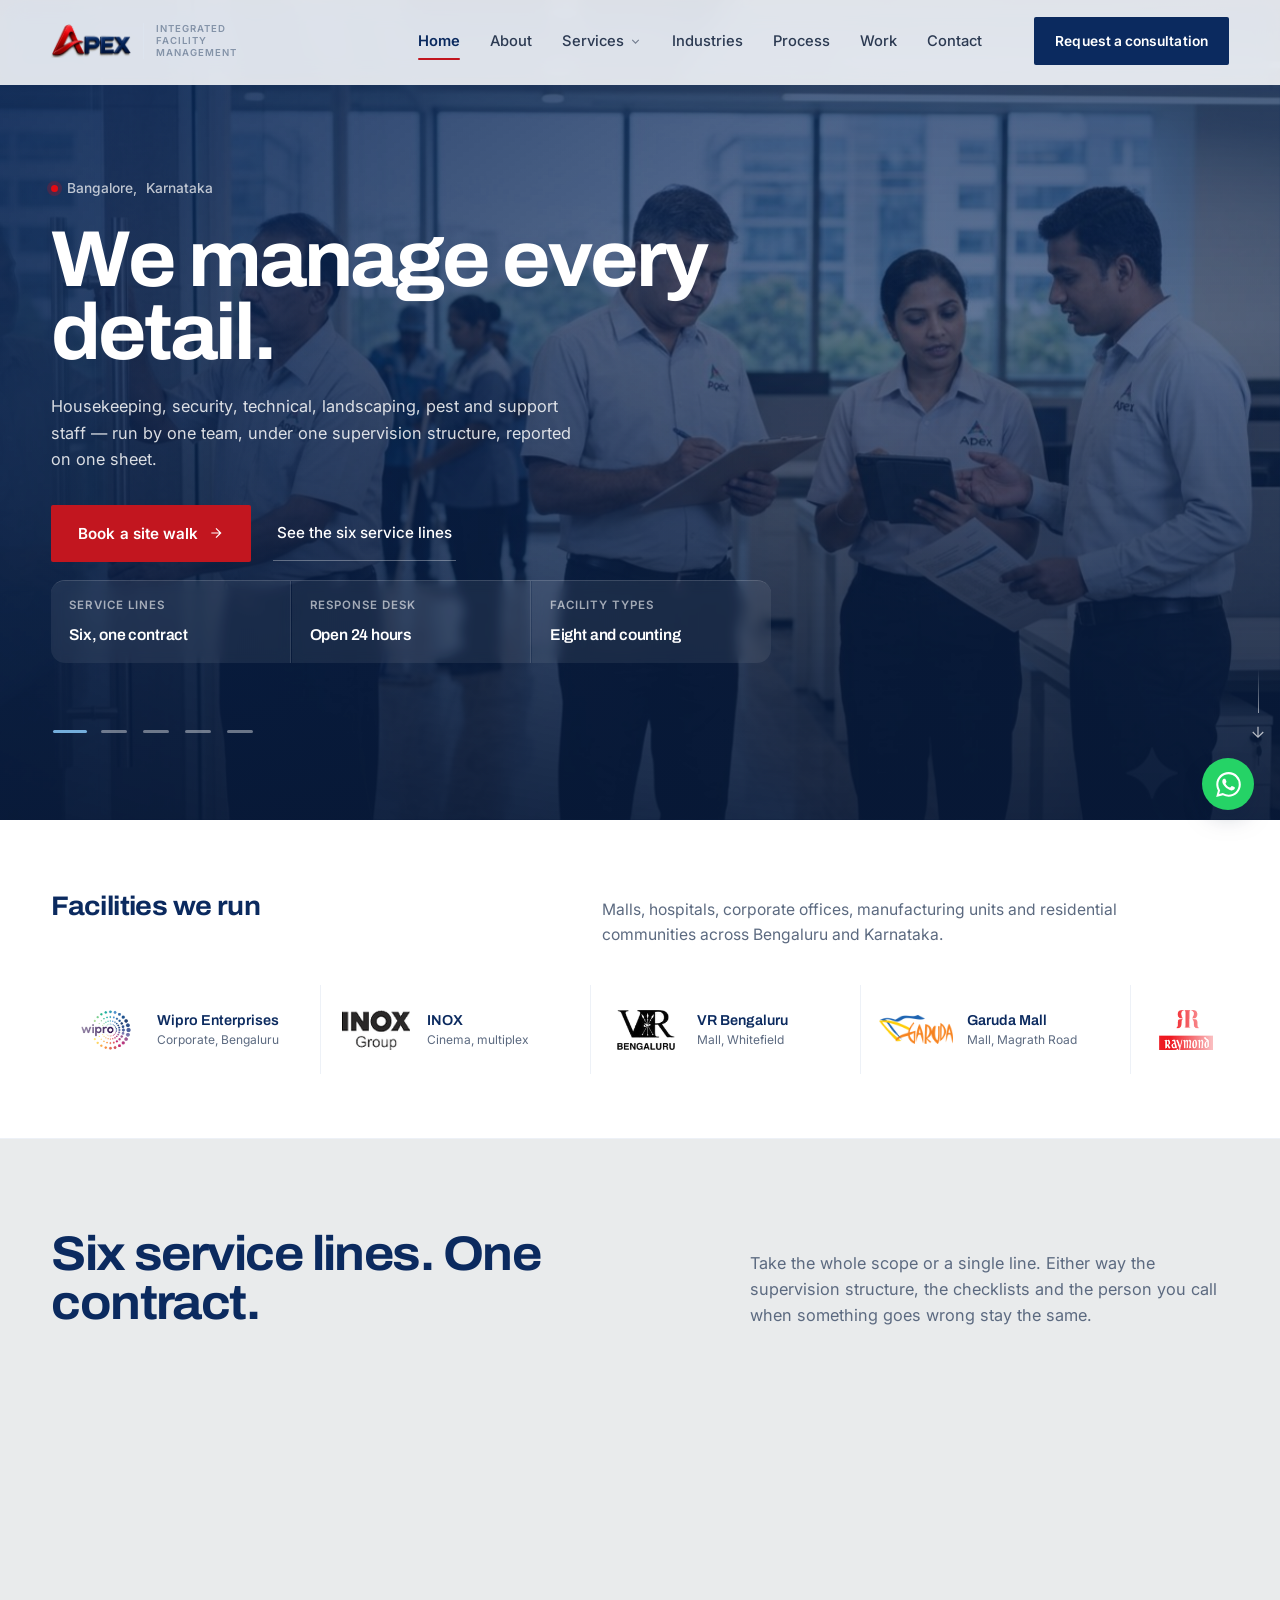
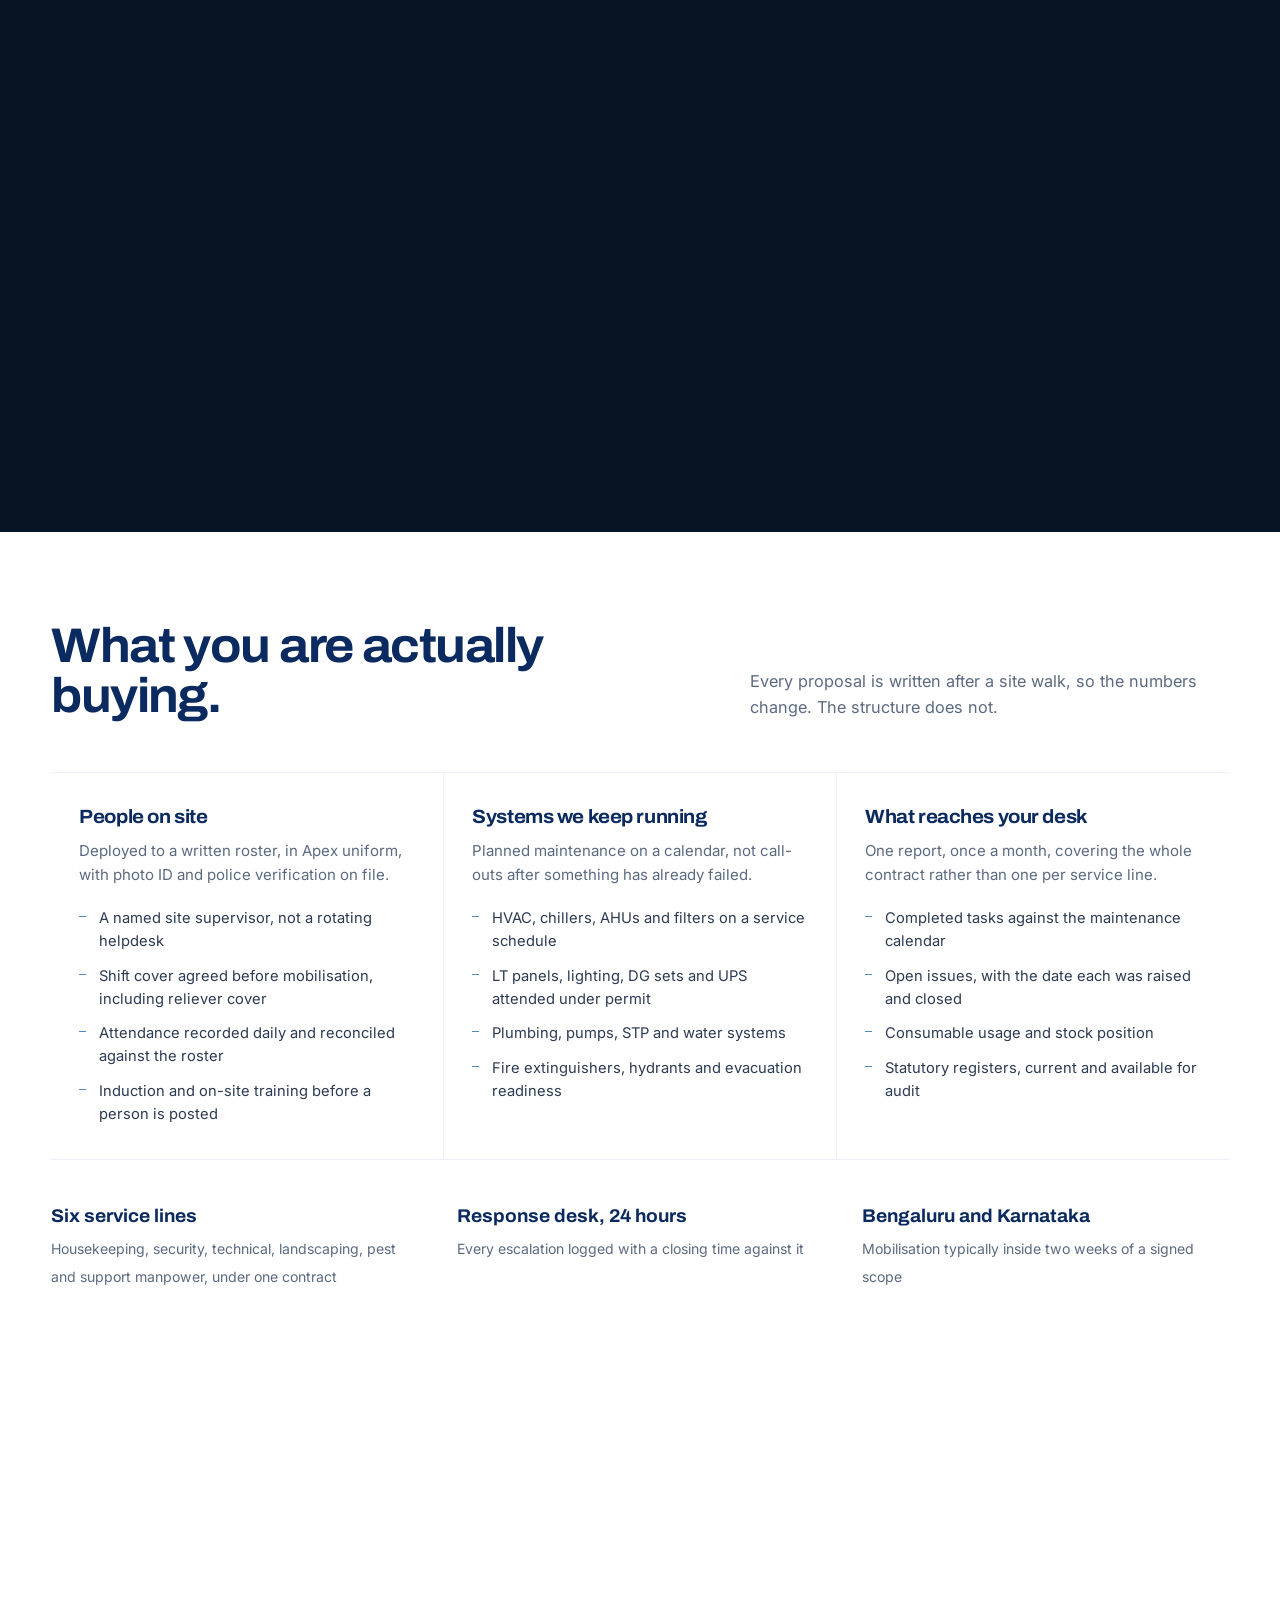
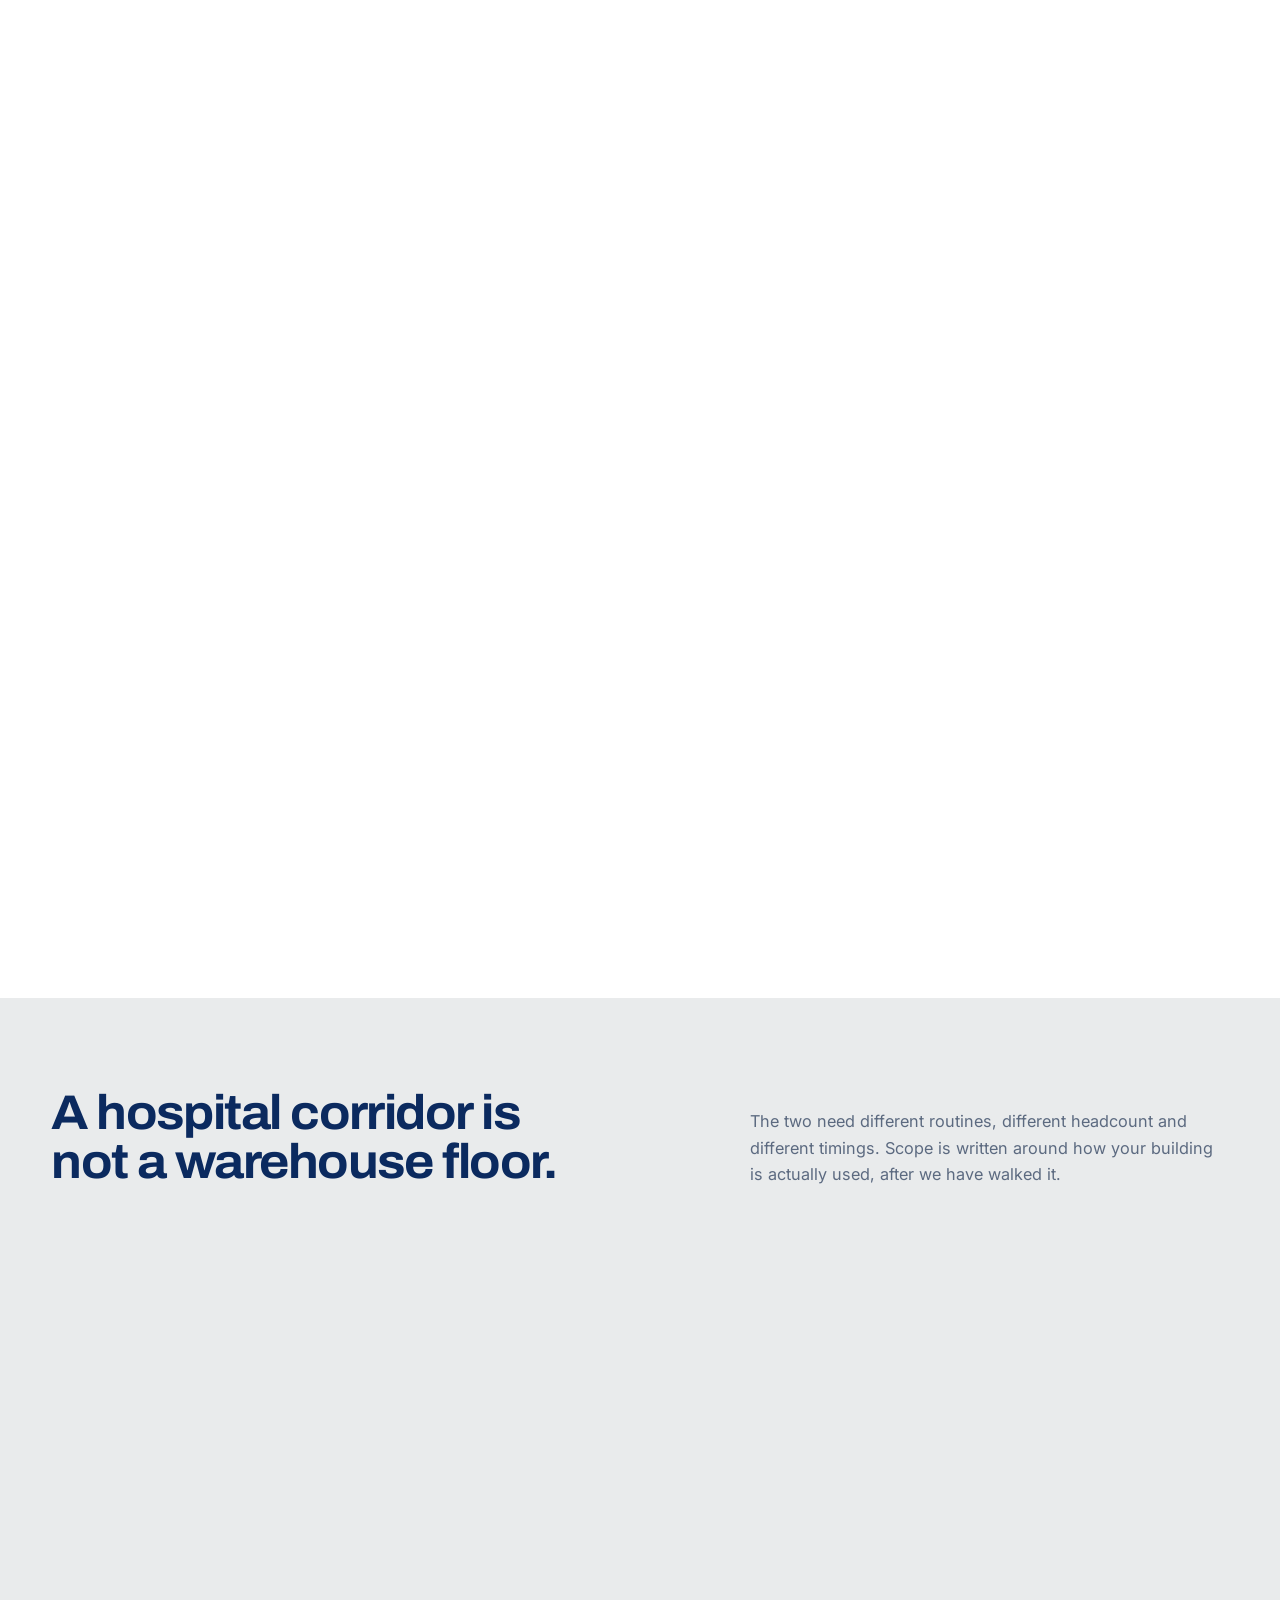
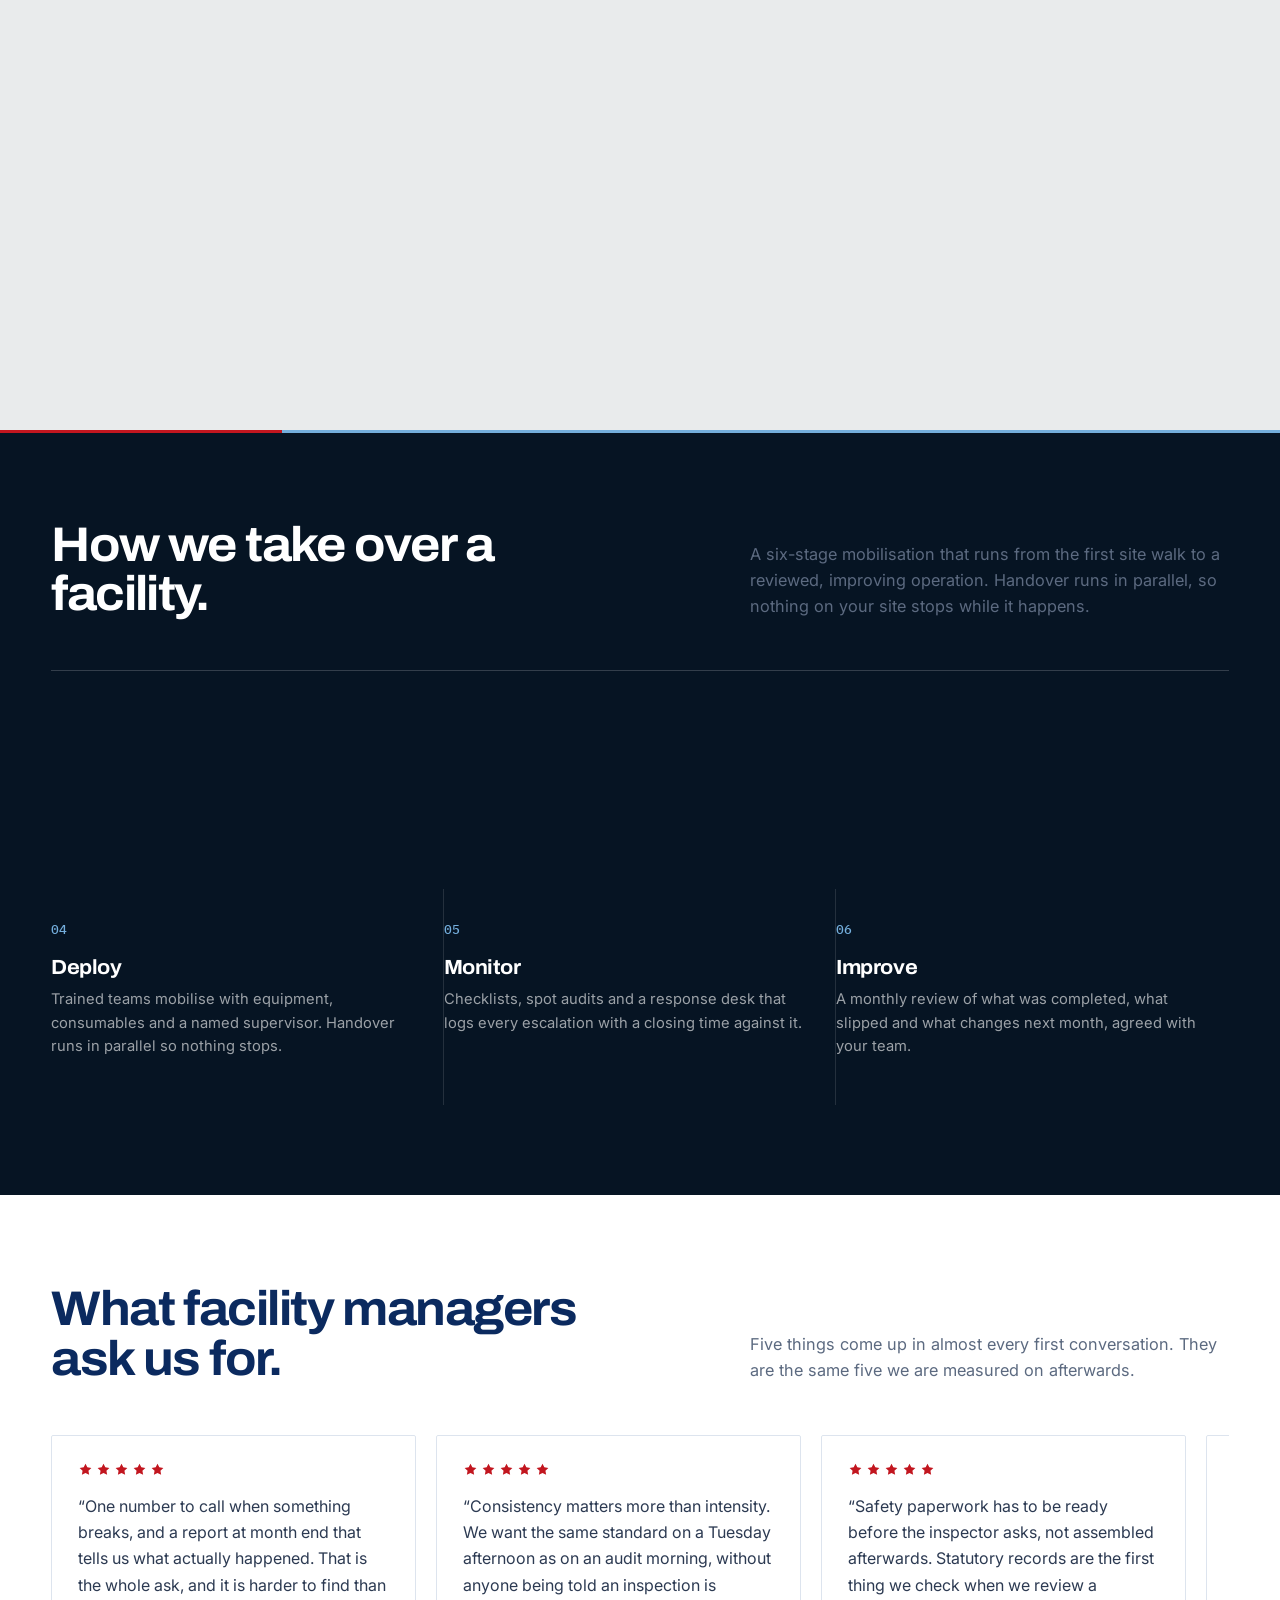
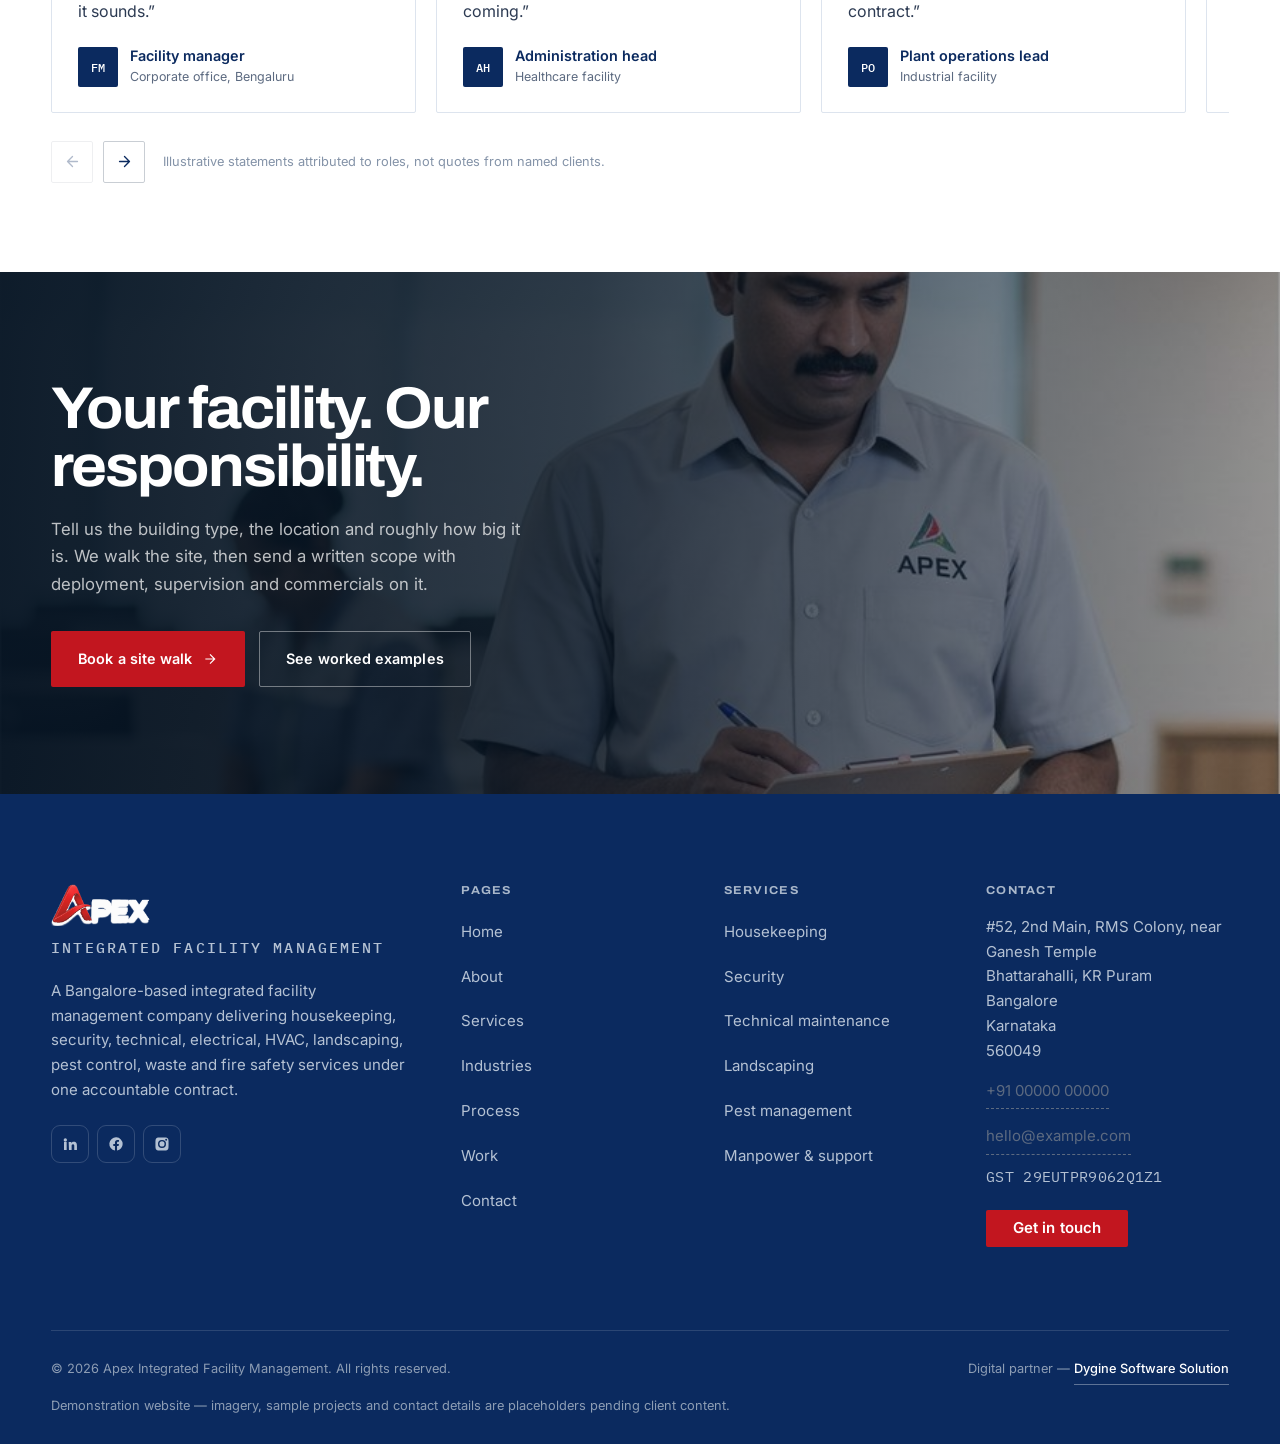
<file: index.html>
<!DOCTYPE html>
<html lang="en" class="no-js v2 p-home">
<head>
<meta charset="UTF-8">
<meta name="viewport" content="width=device-width, initial-scale=1">
<title>Apex Integrated Facility Management | Bangalore</title>
<meta name="description" content="Integrated facility management in Bangalore. Housekeeping, security, technical maintenance, landscaping, pest control and support staff under one contract.">
<link rel="canonical" href="https://example.com/">
<meta name="theme-color" content="#0B2A5F">

<meta property="og:type" content="website">
<meta property="og:title" content="Apex Integrated Facility Management | Bangalore">
<meta property="og:description" content="Housekeeping, security, technical, landscaping, pest and support staff for Bangalore facilities — one team, one contract, one report.">
<meta property="og:image" content="assets/images/staff/staff-supervisor.jpg">
<meta property="og:url" content="https://example.com/">
<meta name="twitter:card" content="summary_large_image">

<link rel="icon" type="image/png" href="assets/icons/favicon.png">
<link rel="apple-touch-icon" href="assets/icons/favicon.png">
<link rel="preconnect" href="https://fonts.googleapis.com">
<link rel="preconnect" href="https://fonts.gstatic.com" crossorigin>
<!-- Archivo is loaded with its width axis this time. The display face is set
     wide, which is where most of the change in how the page reads comes from. -->
<link href="https://fonts.googleapis.com/css2?family=Archivo:wdth,wght@62..125,400..900&family=IBM+Plex+Mono:wght@400;500&family=Inter:wght@400;500;600;700&display=swap" rel="stylesheet">
<link rel="stylesheet" href="css/style.css">
<link rel="stylesheet" href="css/components.css">
<link rel="stylesheet" href="css/responsive.css">
<link rel="stylesheet" href="css/home.css">
<link rel="stylesheet" href="css/home-v2.css">
<link rel="stylesheet" href="css/page-accent.css">
<script type="application/ld+json">
{
  "@context": "https://schema.org",
  "@type": "ProfessionalService",
  "name": "Apex Integrated Facility Management",
  "description": "Integrated facility management in Bengaluru: housekeeping, security, technical maintenance, landscaping, pest management and support manpower under one contract.",
  "url": "https://example.com/",
  "logo": "https://example.com/assets/brand/apex-logo.png",
  "areaServed": { "@type": "City", "name": "Bengaluru" },
  "address": {
    "@type": "PostalAddress",
    "streetAddress": "#52, 2nd Main, RMS Colony, near Ganesh Temple, Bhattarahalli, KR Puram",
    "addressLocality": "Bangalore",
    "addressRegion": "Karnataka",
    "postalCode": "560049",
    "addressCountry": "IN"
  },
  "taxID": "29EUTPR9062Q1Z1",
  "knowsAbout": [
    "Integrated facility management",
    "Housekeeping services",
    "Security services",
    "Technical maintenance",
    "Landscaping",
    "Pest management",
    "Facility manpower"
  ]
}
</script>
</head>
<body>

<a class="skip" href="#main">Skip to content</a>

<!-- ══ NAVIGATION ══════════════════════════════════════════════════════
     Unchanged apart from the second wordmark. The hero is dark on both
     sides now, so the header carries the reversed mark until main.js adds
     .stuck, then swaps back. CSS handles the swap; no script change. -->
<header class="nav" id="nav">
  <div class="wrap-wide nav-in">
    <a href="index.html" class="nav-logo" aria-label="Apex Integrated Facility Management, home">
      <img class="logo-dark" src="assets/brand/apex-wordmark.png" alt="Apex" width="330" height="140">
      <img class="logo-rev" src="assets/brand/apex-wordmark-reverse.png" alt="" aria-hidden="true" width="330" height="140">
      <span class="nav-word">Integrated Facility Management</span>
    </a>
    <nav class="nav-menu" aria-label="Primary">
      <a class="nav-a current" href="index.html">Home</a>
      <a class="nav-a" href="about.html">About</a>

      <div class="nav-drop" data-drop>
        <a class="nav-a nav-drop-btn" href="services.html" aria-expanded="false" aria-haspopup="true">Services
          <svg class="chev" viewBox="0 0 24 24" fill="none" stroke="currentColor" stroke-width="2" aria-hidden="true"><path d="M6 9l6 6 6-6"/></svg>
        </a>
        <div class="nav-drop-panel" role="menu">
          <div class="nav-drop-head">
            <p>What we manage</p>
            <a href="services.html">All services
              <svg class="arw" viewBox="0 0 24 24" fill="none" stroke="currentColor" stroke-width="1.8" aria-hidden="true"><path d="M5 12h14M12 5l7 7-7 7"/></svg>
            </a>
          </div>
          <ul class="nav-drop-list">
          <li><a href="services.html#service-housekeeping"><b>Housekeeping</b><span>Daily cleaning, restrooms, waste, facade</span></a></li>
          <li><a href="services.html#service-security"><b>Security</b><span>Manned guarding, access, patrols</span></a></li>
          <li><a href="services.html#service-technical"><b>Technical maintenance</b><span>Electrical, plumbing, HVAC, DG</span></a></li>
          <li><a href="services.html#service-landscaping"><b>Landscaping</b><span>Grounds, planting, irrigation</span></a></li>
          <li><a href="services.html#service-pest"><b>Pest management</b><span>Scheduled treatment and monitoring</span></a></li>
          <li><a href="services.html#service-manpower"><b>Manpower &amp; support</b><span>Pantry, front desk, helpdesk</span></a></li>
          </ul>
        </div>
      </div>

      <a class="nav-a" href="industries.html">Industries</a>
      <a class="nav-a" href="process.html">Process</a>
      <a class="nav-a" href="work.html">Work</a>
      <a class="nav-a" href="contact.html">Contact</a>
    </nav>
    <a href="contact.html" class="btn btn-solid nav-cta">Request a consultation</a>
    <button class="burger" id="burger" aria-label="Open menu" aria-expanded="false" aria-controls="panel"><span></span></button>
  </div>
  <div class="progress" id="progress"></div>
</header>

<div class="panel" id="panel">
  <ul class="panel-list">
    <li><a href="index.html">Home</a></li>
    <li><a href="about.html">About</a></li>
    <li class="panel-has-sub">
      <div class="panel-row">
        <a href="services.html">Services</a>
        <button class="panel-toggle" id="panelSvcToggle" aria-expanded="false" aria-controls="panelSvcSub" aria-label="Show all services">
          <svg viewBox="0 0 24 24" fill="none" stroke="currentColor" stroke-width="2" aria-hidden="true"><path d="M6 9l6 6 6-6"/></svg>
        </button>
      </div>
      <ul class="panel-sub" id="panelSvcSub">
        <li><a href="services.html#service-housekeeping">Housekeeping</a></li>
        <li><a href="services.html#service-security">Security</a></li>
        <li><a href="services.html#service-technical">Technical maintenance</a></li>
        <li><a href="services.html#service-landscaping">Landscaping</a></li>
        <li><a href="services.html#service-pest">Pest management</a></li>
        <li><a href="services.html#service-manpower">Manpower &amp; support</a></li>
        <li><a href="services.html" class="panel-sub-all">All services</a></li>
      </ul>
    </li>
    <li><a href="industries.html">Industries</a></li>
    <li><a href="process.html">Process</a></li>
    <li><a href="work.html">Work</a></li>
    <li><a href="contact.html">Contact</a></li>
  </ul>
  <div class="panel-foot">
    <a data-cfg-tel>+91 00000 00000</a>
    <a data-cfg-mail>hello@example.com</a>
    <a data-cfg-wa target="_blank" rel="noopener">WhatsApp</a>
  </div>
</div>

<main id="main">

<!-- ══ 01 HERO ════════════════════════════════════════════════════════
     Same construction as the six inner pages: one full-bleed photograph
     under the navy veil, copy on top of it. The split panel is gone — the
     dark half was carrying a lot of empty space and the header had to invert
     over it, which made the home page the odd one out.

     The rotation is unchanged. js/hero.js still finds [data-hero-slides],
     adopts the slide written into the HTML so the browser can start fetching
     it before any script runs, then appends the other four. -->
<section class="phero vhero" id="top">

  <figure class="phero-bg" data-hero-slides aria-hidden="true">
    <div class="hslide is-active">
      <img src="assets/images/staff/staff-supervisor.jpg" alt="" width="1600" height="1100" fetchpriority="high" decoding="async" style="object-position:center 40%">
    </div>
  </figure>
  <div class="phero-veil" aria-hidden="true"></div>

  <div class="wrap phero-in">
    <div class="phero-copy vhero-copy-in">
      <p class="vhero-loc" data-letters="word" data-letter-step="70"><span class="dot" aria-hidden="true"></span>Bangalore, Karnataka</p>

      <!-- data-letters: hero.js splits this into one span per character and
           brings them in once, on load. The string stays in the markup, so it
           is readable without JavaScript, and the original text is put back on
           the element's aria-label for screen readers. -->
      <h1 class="vh1" data-letters data-letter-step="62" data-letter-after="0.5">We manage every detail.</h1>

      <p class="vhero-sub" data-letters="word" data-letter-step="72" data-letter-after="2.1">Housekeeping, security, technical, landscaping, pest and support staff &mdash; run by one team, under one supervision structure, reported on one sheet.</p>

      <div class="vhero-actions">
        <a href="contact.html" class="btn btn-solid">
          Book a site walk
          <svg class="arw" viewBox="0 0 24 24" fill="none" stroke="currentColor" stroke-width="1.8" aria-hidden="true"><path d="M5 12h14M12 5l7 7-7 7"/></svg>
        </a>
        <a href="services.html" class="vhero-ghost">See the six service lines</a>
      </div>

      <!-- Same component the inner page heroes use, so the home page reads as
           part of the set rather than as its own design. -->
      <div class="phero-meta vhero-facts">
        <div><span>Service lines</span><b>Six, one contract</b></div>
        <div><span>Response desk</span><b>Open 24 hours</b></div>
        <div><span>Facility types</span><b>Eight and counting</b></div>
      </div>
    </div>

    <div class="hero-dots" data-hero-dots role="tablist" aria-label="Choose hero image"></div>

    <a class="phero-scroll" href="#services" aria-label="Scroll to content">
      <span></span>
      <svg viewBox="0 0 24 24" fill="none" stroke="currentColor" stroke-width="1.6" aria-hidden="true"><path d="M12 5v14M5 12l7 7 7-7"/></svg>
    </a>
  </div>

</section>

<!-- ══ 02 CLIENTS ════════════════════════════════════════════════════
     Real names, from data/clients.json. No logo files are shipped — see the
     note at the top of that file for how to add them properly. Set any entry
     to confirmed:false and the caveat under the strip comes back. -->
<section class="clients" aria-label="Facilities Apex runs">
  <div class="wrap">
    <div class="clients-head">
      <p class="clients-lead"><span>Facilities we run</span></p>
      <p class="clients-sub">Malls, hospitals, corporate offices, manufacturing units and residential communities across Bengaluru and Karnataka.</p>
    </div>
    <div class="clients-rail" data-render="clients">
      <noscript><p class="lede">Wipro Enterprises, INOX, VR Bengaluru, Garuda Mall, Raymond Retail, St Peter&rsquo;s Hospital, Swasya Living, Sannidhi Eco Farms, Tanzior Jewels and Transit Food Court.</p></noscript>
    </div>
    <p class="clients-note demo-only" data-clients-note hidden>Some entries are not yet cleared for publication.</p>
  </div>
</section>

<!-- ══ 03 SERVICE LINES ═══════════════════════════════════════════════
     Content comes from data/services.json — add, reorder or delete a
     service there and this section and services.html both follow. The
     markup is generated by render.js and was not touched; home-v2.css gives
     the six cards different weights so they stop reading as one grid. -->
<section class="section svcs" id="services">
  <div class="wrap">
    <div class="vhead">
      <h2 class="vh2">Six service lines. One contract.</h2>
      <p class="vlede">Take the whole scope or a single line. Either way the supervision structure, the checklists and the person you call when something goes wrong stay the same.</p>
    </div>

    <div class="svc-wrap" data-render="service-scroll">
      <noscript><p class="lede">Service details are listed on the <a href="services.html">services page</a>.</p></noscript>
    </div>
  </div>
</section>

<!-- ══ 04 FACILITY MAP — signature interactive section ════════════════
     Same schematic, same nodes, same script. Moved onto the dark ground so
     the drawn lines have something to sit against; on the pale blue band it
     was the strongest idea on the page and the faintest thing on it. -->
<section class="section fmap" id="integrated">
  <div class="grid-overlay"></div>
  <div class="wrap fmap-grid" style="position:relative;z-index:2">

    <div class="fmap-copy">
      <p class="eyebrow">Integrated facility management</p>
      <h2 class="d2 lines">
        <span class="line"><span>One facility.</span></span>
        <span class="line"><span>Countless moving parts.</span></span>
      </h2>
      <p class="lede" style="margin-top:22px">
        Hover any service to see how it connects. In an integrated contract these are not eight
        separate vendors &mdash; they share a roster, a supervisor structure and one report.
      </p>

      <div class="fmap-info">
        <span class="mono" id="fmIdx">Node 01</span>
        <h3 id="fmName">Housekeeping</h3>
        <p id="fmText">Daily cleaning, washroom hygiene, facade and glass, waste segregation at source.</p>
        <ul id="fmTags"></ul>
      </div>
    </div>

    <div class="fmap-stage">
      <svg class="fmap-svg" viewBox="0 0 900 660" role="img" aria-label="Diagram of eight facility services connected to a central building">
        <circle class="halo" cx="450" cy="330" r="248"/>
        <circle class="halo" cx="450" cy="330" r="186"/>

        <g class="wires">
          <line class="wire" x1="450" y1="330" x2="450" y2="96"/>
          <line class="wire" x1="450" y1="330" x2="643" y2="164"/>
          <line class="wire" x1="450" y1="330" x2="726" y2="330"/>
          <line class="wire" x1="450" y1="330" x2="643" y2="496"/>
          <line class="wire" x1="450" y1="330" x2="450" y2="564"/>
          <line class="wire" x1="450" y1="330" x2="257" y2="496"/>
          <line class="wire" x1="450" y1="330" x2="174" y2="330"/>
          <line class="wire" x1="450" y1="330" x2="257" y2="164"/>
        </g>

        <g>
          <rect class="bld" x="374" y="248" width="66" height="196"/>
          <rect class="bld bld-2" x="446" y="212" width="82" height="232"/>
          <rect class="bld" x="534" y="292" width="52" height="152"/>
          <rect class="bld" x="322" y="316" width="46" height="128"/>
          <line class="flr" x1="374" y1="292" x2="440" y2="292"/>
          <line class="flr" x1="374" y1="336" x2="440" y2="336"/>
          <line class="flr" x1="374" y1="380" x2="440" y2="380"/>
          <line class="flr" x1="446" y1="256" x2="528" y2="256"/>
          <line class="flr" x1="446" y1="300" x2="528" y2="300"/>
          <line class="flr" x1="446" y1="344" x2="528" y2="344"/>
          <line class="flr" x1="446" y1="388" x2="528" y2="388"/>
          <line class="flr" x1="534" y1="336" x2="586" y2="336"/>
          <line class="flr" x1="534" y1="380" x2="586" y2="380"/>
          <line class="flr" x1="322" y1="360" x2="368" y2="360"/>
          <line class="flr" x1="322" y1="404" x2="368" y2="404"/>
          <line class="bld" x1="300" y1="444" x2="610" y2="444"/>
        </g>
      </svg>

      <button class="fmap-node" type="button" style="left:50%;top:14.5%"
        data-idx="Node 01" data-name="Housekeeping"
        data-desc="Daily cleaning, washroom hygiene, facade and glass, and waste segregation at source."
        data-tags="Daily cleaning|Washrooms|Facade|Consumables"><i></i>Housekeeping</button>

      <button class="fmap-node" type="button" style="left:71.5%;top:24.8%"
        data-idx="Node 02" data-name="Security"
        data-desc="Gate control, visitor and material movement, patrolling and CCTV monitoring support."
        data-tags="Access control|Patrolling|Visitor management|CCTV"><i></i>Security</button>

      <button class="fmap-node" type="button" style="left:80.5%;top:50%"
        data-idx="Node 03" data-name="HVAC"
        data-desc="Air-conditioning, ventilation and plant room upkeep on a planned maintenance calendar."
        data-tags="Chillers|AHU &amp; FCU|Filters|Planned service"><i></i>HVAC</button>

      <button class="fmap-node" type="button" style="left:71.5%;top:75.2%"
        data-idx="Node 04" data-name="Electrical"
        data-desc="Panels, lighting, DG sets and UPS attended by licensed technicians under permit."
        data-tags="LT panels|Lighting|DG &amp; UPS|Permits"><i></i>Electrical</button>

      <button class="fmap-node" type="button" style="left:50%;top:85.5%"
        data-idx="Node 05" data-name="Landscaping"
        data-desc="Lawns, planters and green areas maintained on a seasonal schedule with irrigation checks."
        data-tags="Lawn care|Pruning|Irrigation|Seasonal planting"><i></i>Landscaping</button>

      <button class="fmap-node" type="button" style="left:28.5%;top:75.2%"
        data-idx="Node 06" data-name="Pest control"
        data-desc="Preventive treatment cycles with approved chemicals and documented application records."
        data-tags="Preventive cycles|Approved chemicals|Records"><i></i>Pest control</button>

      <button class="fmap-node" type="button" style="left:19.5%;top:50%"
        data-idx="Node 07" data-name="Waste management"
        data-desc="Segregated collection, storage and handover to authorised recyclers with weight logs."
        data-tags="Segregation|Storage|Authorised handover|Logs"><i></i>Waste</button>

      <button class="fmap-node" type="button" style="left:28.5%;top:24.8%"
        data-idx="Node 08" data-name="Fire &amp; safety"
        data-desc="Extinguisher and hydrant checks, drills, signage and evacuation readiness."
        data-tags="Extinguishers|Hydrants|Drills|Signage"><i></i>Fire &amp; safety</button>
    </div>

  </div>
</section>

<!-- ══ 05 WHAT THE CONTRACT COVERS ═══════════════════════════════════
     Text only, on purpose. Everything above this point on the page is
     photographs; a facility manager reading this far wants the scope, the
     supervision structure and what lands on their desk each month, and none
     of those are things a photograph can show. -->
<section class="section scope" id="scope">
  <div class="wrap">
    <div class="vhead">
      <h2 class="vh2">What you are actually buying.</h2>
      <p class="vlede">Every proposal is written after a site walk, so the numbers change. The structure does not.</p>
    </div>

    <div class="scope-grid">
      <article class="scope-col">
        <h3>People on site</h3>
        <p>Deployed to a written roster, in Apex uniform, with photo ID and police verification on file.</p>
        <ul>
          <li>A named site supervisor, not a rotating helpdesk</li>
          <li>Shift cover agreed before mobilisation, including reliever cover</li>
          <li>Attendance recorded daily and reconciled against the roster</li>
          <li>Induction and on-site training before a person is posted</li>
        </ul>
      </article>

      <article class="scope-col">
        <h3>Systems we keep running</h3>
        <p>Planned maintenance on a calendar, not call-outs after something has already failed.</p>
        <ul>
          <li>HVAC, chillers, AHUs and filters on a service schedule</li>
          <li>LT panels, lighting, DG sets and UPS attended under permit</li>
          <li>Plumbing, pumps, STP and water systems</li>
          <li>Fire extinguishers, hydrants and evacuation readiness</li>
        </ul>
      </article>

      <article class="scope-col">
        <h3>What reaches your desk</h3>
        <p>One report, once a month, covering the whole contract rather than one per service line.</p>
        <ul>
          <li>Completed tasks against the maintenance calendar</li>
          <li>Open issues, with the date each was raised and closed</li>
          <li>Consumable usage and stock position</li>
          <li>Statutory registers, current and available for audit</li>
        </ul>
      </article>
    </div>

    <ul class="scope-facts">
      <li><b>Six service lines</b><span>Housekeeping, security, technical, landscaping, pest and support manpower, under one contract</span></li>
      <li><b>Response desk, 24 hours</b><span>Every escalation logged with a closing time against it</span></li>
      <li><b>Bengaluru and Karnataka</b><span>Mobilisation typically inside two weeks of a signed scope</span></li>
    </ul>
  </div>
</section>

<!-- ══ 06 EDITORIAL ABOUT ═════════════════════════════════════════════ -->
<section class="section edit" id="about">
  <div class="wrap">
    <div class="edit-title">
      <h2 class="vh2">Behind every well-run facility.</h2>
    </div>

    <div class="edit-grid">
      <div class="edit-media">
        <div class="edit-main img-reveal">
          <img src="assets/images/staff/staff-management.jpg" alt="Apex facility managers planning a site deployment over building drawings" loading="lazy" decoding="async">
        </div>
        <span class="edit-label l1">Bangalore, Karnataka</span>
      </div>

      <div class="edit-copy">
        <p>Apex Integrated Facility Management runs the day-to-day operation of commercial, healthcare, industrial, institutional and residential premises. We take on the people, the schedules, the checklists and the reporting, so the building works without your team having to chase it.</p>

        <p class="vquote">Most facilities do not fail dramatically. They drift.</p>

        <p>A skipped inspection here, an unfilled log there, three vendors each assuming the fourth handled it. Integrated management exists to close those gaps, because when every service sits inside one operating plan there is nowhere for work to fall between contracts.</p>

        <ul class="edit-list">
          <li><span class="idx">01</span><div><b>One accountable partner</b><span>A named account manager and an on-site supervisor, not a rotating helpdesk.</span></div></li>
          <li><span class="idx">02</span><div><b>Scope built for your building</b><span>Written after a site walk, not lifted from a template.</span></div></li>
          <li><span class="idx">03</span><div><b>Visible operations</b><span>Attendance, consumables, completed tasks and open issues, reported monthly.</span></div></li>
          <li><span class="idx">04</span><div><b>Compliance kept current</b><span>Statutory records maintained and available when an auditor asks.</span></div></li>
        </ul>

        <p style="margin-top:28px">
          <a href="about.html" class="tlink">Read our approach
            <svg class="arw" viewBox="0 0 24 24" fill="none" stroke="currentColor" stroke-width="1.8" aria-hidden="true"><path d="M7 17 17 7M7 7h10v10"/></svg>
          </a>
        </p>
      </div>
    </div>
  </div>
</section>

<!-- ══ 07 INDUSTRIES ══════════════════════════════════════════════════ -->
<section class="section inds" id="industries">
  <div class="wrap">
    <div class="vhead">
      <h2 class="vh2">A hospital corridor is not a warehouse floor.</h2>
      <p class="vlede">The two need different routines, different headcount and different timings. Scope is written around how your building is actually used, after we have walked it.</p>
    </div>

    <div class="inds-grid">
      <div class="inds-list" data-render="industries-rows"></div>
      <div class="inds-preview" data-render="industries-preview"></div>
    </div>
  </div>
</section>

<!-- ══ 08 PROCESS ═════════════════════════════════════════════════════
     Six stages in order, so the numbering here is describing a sequence
     rather than decorating a grid. -->
<section class="section proc" id="approach">
  <div class="wrap">
    <div class="vhead">
      <h2 class="vh2 on-deep">How we take over a facility.</h2>
      <p class="vlede">A six-stage mobilisation that runs from the first site walk to a reviewed, improving operation. Handover runs in parallel, so nothing on your site stops while it happens.</p>
    </div>

    <div class="proc-list">
      <div class="proc-step" tabindex="0"><span class="idx">01</span><div><h3>Discover</h3><p>We walk the site, meet the people who use it, and understand what already works before proposing changes.</p></div></div>
      <div class="proc-step" tabindex="0"><span class="idx">02</span><div><h3>Assess</h3><p>Asset condition, manpower requirement, risk exposure and statutory gaps are recorded against each area of the building.</p></div></div>
      <div class="proc-step" tabindex="0"><span class="idx">03</span><div><h3>Plan</h3><p>A written scope, roster and maintenance calendar built for this facility, with costs and service levels agreed up front.</p></div></div>
      <div class="proc-step" tabindex="0"><span class="idx">04</span><div><h3>Deploy</h3><p>Trained teams mobilise with equipment, consumables and a named supervisor. Handover runs in parallel so nothing stops.</p></div></div>
      <div class="proc-step" tabindex="0"><span class="idx">05</span><div><h3>Monitor</h3><p>Checklists, spot audits and a response desk that logs every escalation with a closing time against it.</p></div></div>
      <div class="proc-step" tabindex="0"><span class="idx">06</span><div><h3>Improve</h3><p>A monthly review of what was completed, what slipped and what changes next month, agreed with your team.</p></div></div>
    </div>
  </div>
</section>

<!-- ══ 09 FEEDBACK ════════════════════════════════════════════════════
     Content comes from data/feedback.json. -->
<section class="section fb" id="feedback">
  <div class="wrap">
    <div class="vhead">
      <h2 class="vh2">What facility managers ask us for.</h2>
      <p class="vlede">Five things come up in almost every first conversation. They are the same five we are measured on afterwards.</p>
    </div>

    <div class="fb-rail" data-render="feedback">
      <noscript><p class="lede">Feedback is listed on the <a href="contact.html">contact page</a>.</p></noscript>
    </div>

    <div class="fb-nav">
      <button class="fb-btn" type="button" data-fb-prev aria-label="Previous feedback">
        <svg viewBox="0 0 24 24" fill="none" stroke="currentColor" stroke-width="1.9" stroke-linecap="round" stroke-linejoin="round" aria-hidden="true"><path d="M19 12H5M12 19l-7-7 7-7"/></svg>
      </button>
      <button class="fb-btn" type="button" data-fb-next aria-label="Next feedback">
        <svg viewBox="0 0 24 24" fill="none" stroke="currentColor" stroke-width="1.9" stroke-linecap="round" stroke-linejoin="round" aria-hidden="true"><path d="M5 12h14M12 5l7 7-7 7"/></svg>
      </button>
      <p class="fb-note demo-only" data-fb-note hidden>Illustrative statements attributed to roles, not quotes from named clients.</p>
    </div>
  </div>
</section>

<!-- ══ 10 CLOSING ═════════════════════════════════════════════════════ -->
<section class="vcta">
  <div class="vcta-bg" aria-hidden="true">
    <img src="assets/images/staff/staff-handover.jpg" alt="" loading="lazy" decoding="async">
  </div>
  <div class="wrap vcta-in">
    <h2>Your facility. Our responsibility.</h2>
    <p>Tell us the building type, the location and roughly how big it is. We walk the site, then send a written scope with deployment, supervision and commercials on it.</p>
    <div class="vcta-actions">
      <a href="contact.html" class="btn btn-solid">
        Book a site walk
        <svg class="arw" viewBox="0 0 24 24" fill="none" stroke="currentColor" stroke-width="1.8" aria-hidden="true"><path d="M5 12h14M12 5l7 7-7 7"/></svg>
      </a>
      <a href="work.html" class="btn btn-line">See worked examples</a>
    </div>
  </div>
</section>

</main>

<!-- ══ FOOTER ══════════════════════════════════════════════════════════ -->
<footer class="footer">
  <div class="wrap">
    <div class="foot-top">
      <div class="foot-brand">
        <img class="foot-logo" src="assets/brand/apex-wordmark-reverse.png" alt="Apex" width="330" height="140">
        <p class="foot-descriptor">Integrated Facility Management</p>
        <p>A Bangalore-based integrated facility management company delivering housekeeping, security, technical, electrical, HVAC, landscaping, pest control, waste and fire safety services under one accountable contract.</p>
        <ul class="socials">
          <li><a href="#top" aria-label="LinkedIn"><svg viewBox="0 0 24 24" fill="currentColor" aria-hidden="true"><path d="M4.98 3.5a2.5 2.5 0 1 1 0 5 2.5 2.5 0 0 1 0-5M3 9h4v12H3zm7 0h3.8v1.7h.05c.53-1 1.83-2.05 3.77-2.05 4.03 0 4.78 2.65 4.78 6.1V21h-4v-5.5c0-1.3-.02-3-1.83-3-1.84 0-2.12 1.43-2.12 2.9V21h-4z"/></svg></a></li>
          <li><a href="#top" aria-label="Facebook"><svg viewBox="0 0 24 24" fill="currentColor" aria-hidden="true"><path d="M22 12a10 10 0 1 0-11.56 9.88v-6.99H7.9V12h2.54V9.8c0-2.5 1.5-3.89 3.77-3.89 1.09 0 2.24.2 2.24.2v2.46h-1.26c-1.24 0-1.63.77-1.63 1.56V12h2.78l-.45 2.89h-2.33v6.99A10 10 0 0 0 22 12"/></svg></a></li>
          <li><a href="#top" aria-label="Instagram"><svg viewBox="0 0 24 24" fill="currentColor" fill-rule="evenodd" aria-hidden="true"><path d="M12 2.16c3.2 0 3.58.01 4.85.07 1.17.05 1.8.25 2.23.41.56.22.96.48 1.38.9s.68.82.9 1.38c.16.42.36 1.06.41 2.23.06 1.27.07 1.65.07 4.85s-.01 3.58-.07 4.85c-.05 1.17-.25 1.8-.41 2.23-.22.56-.48.96-.9 1.38s-.82.68-1.38.9c-.42.16-1.06.36-2.23.41-1.27.06-1.65.07-4.85.07s-3.58-.01-4.85-.07c-1.17-.05-1.8-.25-2.23-.41-.56-.22-.96-.48-1.38-.9s-.68-.82-.9-1.38c-.16-.42-.36-1.06-.41-2.23C2.17 15.58 2.16 15.2 2.16 12s.01-3.58.07-4.85c.05-1.17.25-1.8.41-2.23.22-.56.48-.96.9-1.38s.82-.68 1.38-.9c.42-.16 1.06-.36 2.23-.41C8.42 2.17 8.8 2.16 12 2.16m0 3.68a6 6 0 1 1 0 12 6 6 0 0 1 0-12m0 2.16a3.84 3.84 0 1 0 0 7.68 3.84 3.84 0 0 0 0-7.68m6.24-3.86a1.44 1.44 0 1 1 0 2.88 1.44 1.44 0 0 1 0-2.88"/></svg></a></li>
        </ul>
      </div>

      <nav class="foot-col" aria-label="Pages">
        <h3>Pages</h3>
        <ul>
          <li><a href="index.html">Home</a></li>
          <li><a href="about.html">About</a></li>
          <li><a href="services.html">Services</a></li>
          <li><a href="industries.html">Industries</a></li>
          <li><a href="process.html">Process</a></li>
          <li><a href="work.html">Work</a></li>
          <li><a href="contact.html">Contact</a></li>
        </ul>
      </nav>

      <nav class="foot-col" aria-label="Services">
        <h3>Services</h3>
        <ul>
          <li><a href="services.html#service-housekeeping">Housekeeping</a></li>
          <li><a href="services.html#service-security">Security</a></li>
          <li><a href="services.html#service-technical">Technical maintenance</a></li>
          <li><a href="services.html#service-landscaping">Landscaping</a></li>
          <li><a href="services.html#service-pest">Pest management</a></li>
          <li><a href="services.html#service-manpower">Manpower &amp; support</a></li>
        </ul>
      </nav>

      <div class="foot-col foot-contact">
        <h3>Contact</h3>
        <ul>
          <li data-cfg-address>Bengaluru, Karnataka</li>
          <li><a data-cfg-tel>+91 00000 00000</a></li>
          <li><a data-cfg-mail>hello@example.com</a></li>
          <li class="foot-gst">GST <span data-cfg-gst>29EUTPR9062Q1Z1</span></li>
        </ul>
        <p style="margin-top:20px"><a href="contact.html" class="btn btn-solid">Get in touch</a></p>
      </div>
    </div>

    <div class="foot-bottom">
      <p>&copy; <span data-year>2026</span> Apex Integrated Facility Management. All rights reserved.</p>
      <p class="foot-credit">Digital partner &mdash; <a href="https://dygine.com" target="_blank" rel="noopener">Dygine Software Solution</a></p>
      <p class="demo-only">Demonstration website &mdash; imagery, sample projects and contact details are placeholders pending client content.</p>
    </div>
  </div>
</footer>

<!-- WhatsApp — number comes from js/config.js -->
<a class="wa-float" data-cfg-wa target="_blank" rel="noopener" aria-label="Message Apex on WhatsApp"><svg viewBox="0 0 24 24" fill="currentColor" aria-hidden="true"><path d="M17.47 14.38c-.3-.15-1.76-.87-2.03-.97s-.47-.15-.67.15-.77.96-.94 1.16-.35.22-.65.07a8.2 8.2 0 0 1-2.4-1.48 9 9 0 0 1-1.66-2.07c-.17-.3 0-.46.13-.6s.3-.35.45-.53.2-.3.3-.5 0-.37-.03-.52-.67-1.62-.92-2.22-.49-.5-.67-.51h-.57a1.1 1.1 0 0 0-.79.37 3.32 3.32 0 0 0-1.04 2.47 5.77 5.77 0 0 0 1.21 3.06 13.2 13.2 0 0 0 5.05 4.46c.7.3 1.26.49 1.69.63a4.06 4.06 0 0 0 1.86.12 3.05 3.05 0 0 0 2-1.41 2.47 2.47 0 0 0 .17-1.41c-.07-.13-.27-.2-.57-.35z"/><path d="M12.04 2A9.94 9.94 0 0 0 3.6 17.2L2 22l4.94-1.55A9.94 9.94 0 1 0 12.04 2m0 1.8a8.14 8.14 0 1 1-4.24 15.1l-.3-.18-2.94.92.93-2.86-.2-.31a8.14 8.14 0 0 1 6.75-12.67" /></svg></a>

<script src="js/config.js"></script>
<script src="js/data.js" defer></script>
<script src="js/render.js" defer></script>
<script src="js/hero.js" defer></script>
<script src="js/main.js" defer></script>
<script src="js/animations.js" defer></script>
</body>
</html>
</file>
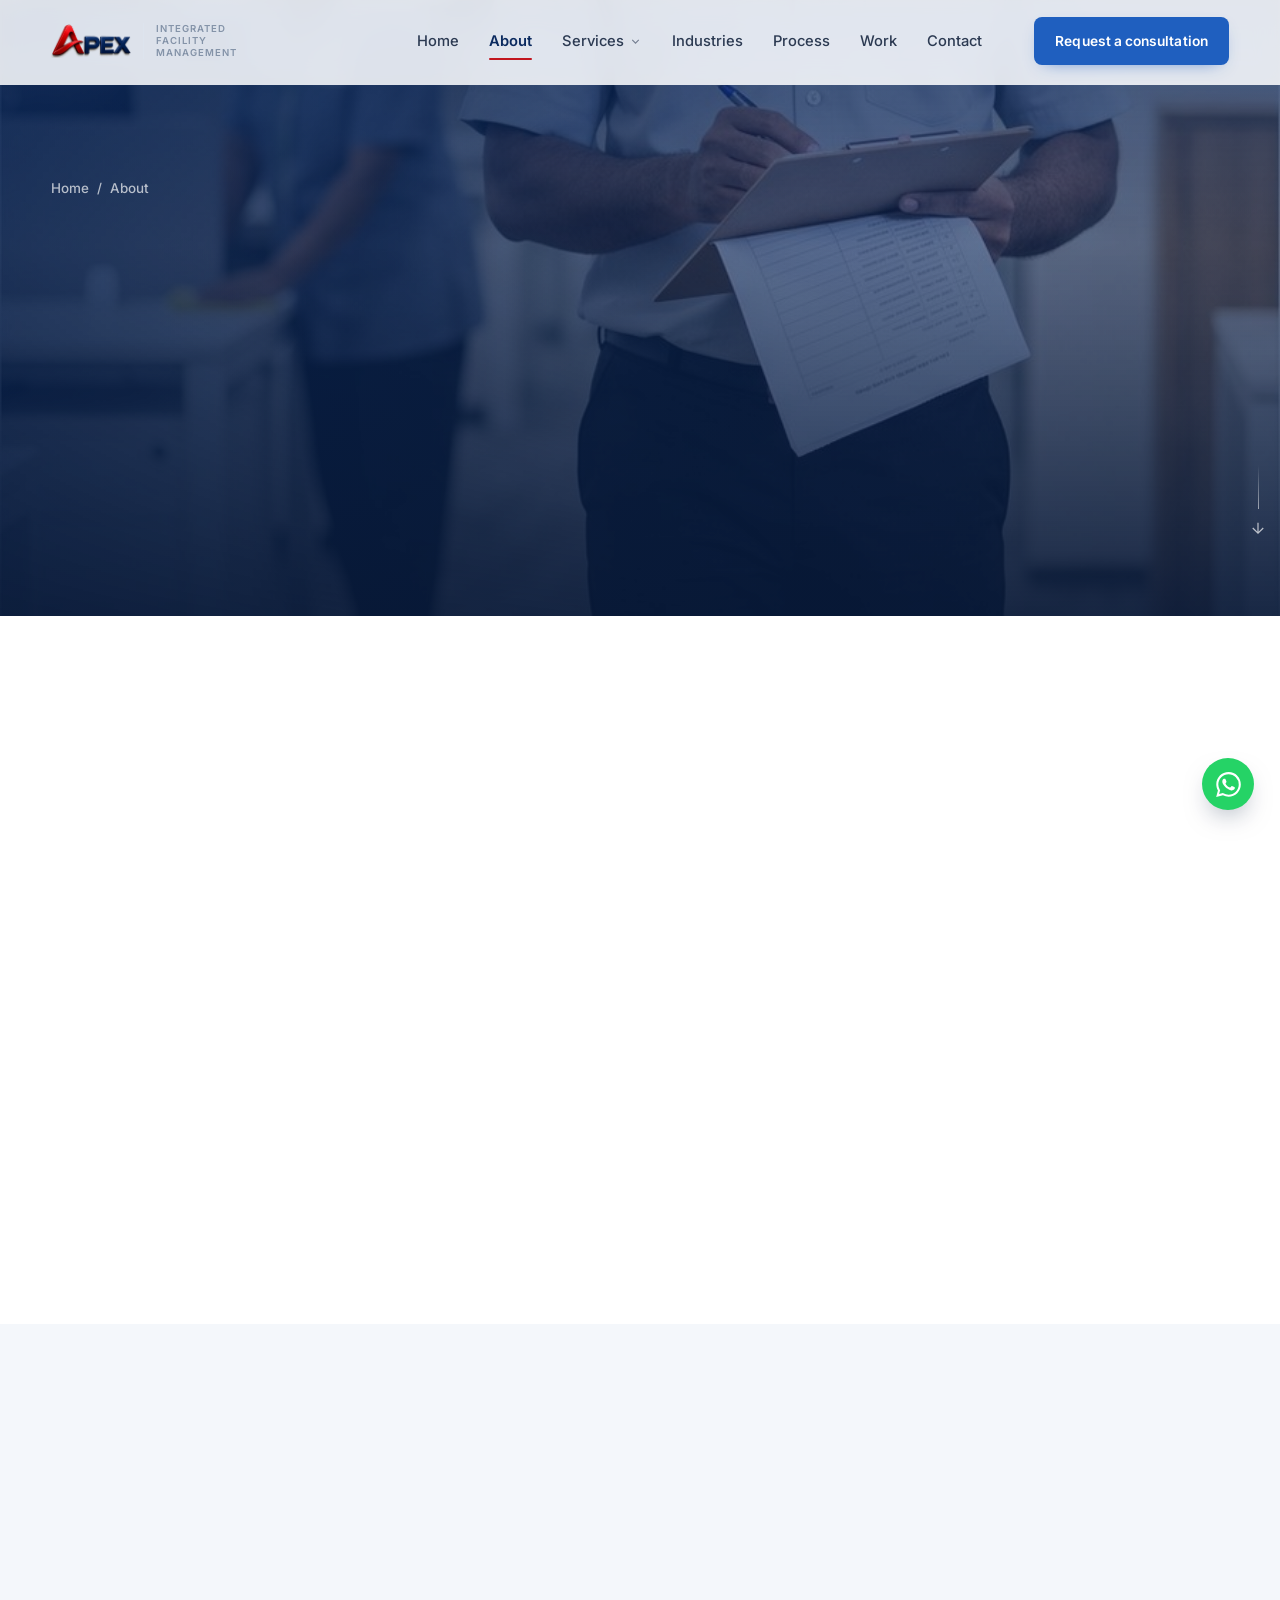
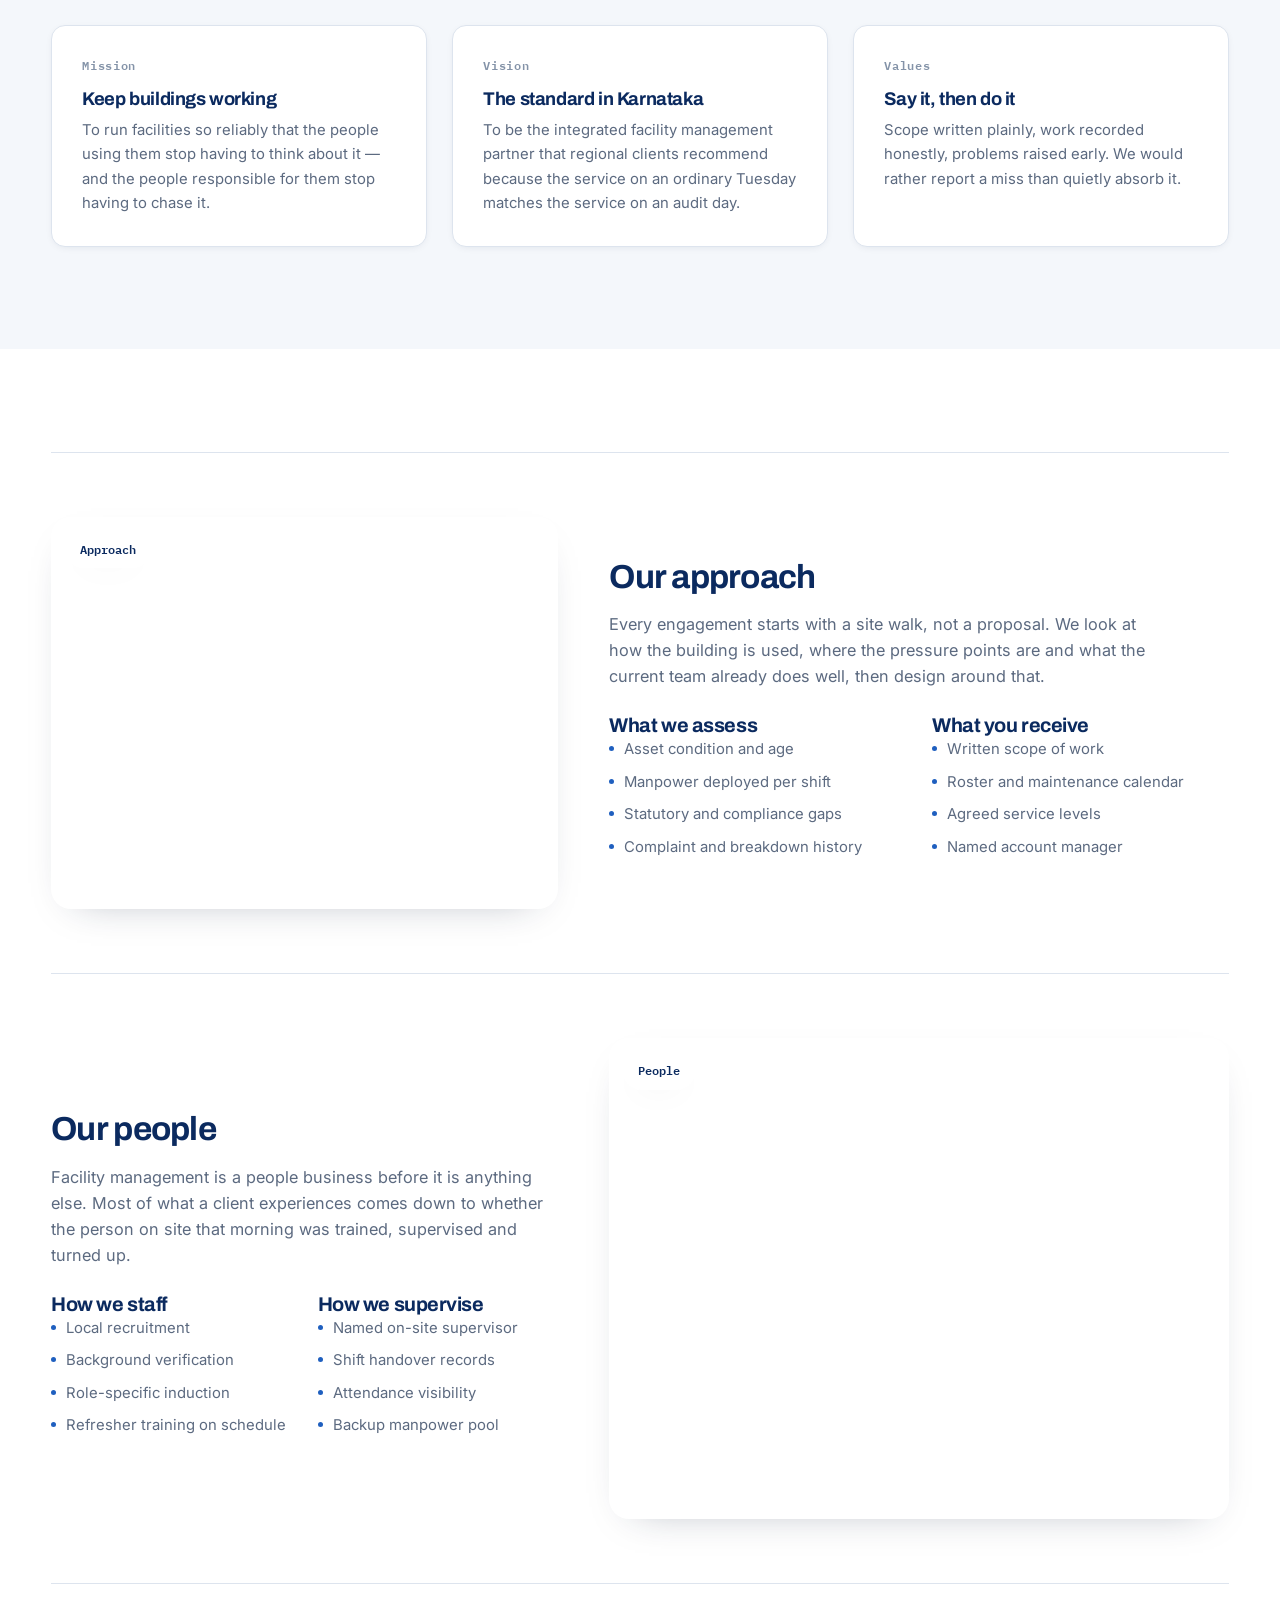
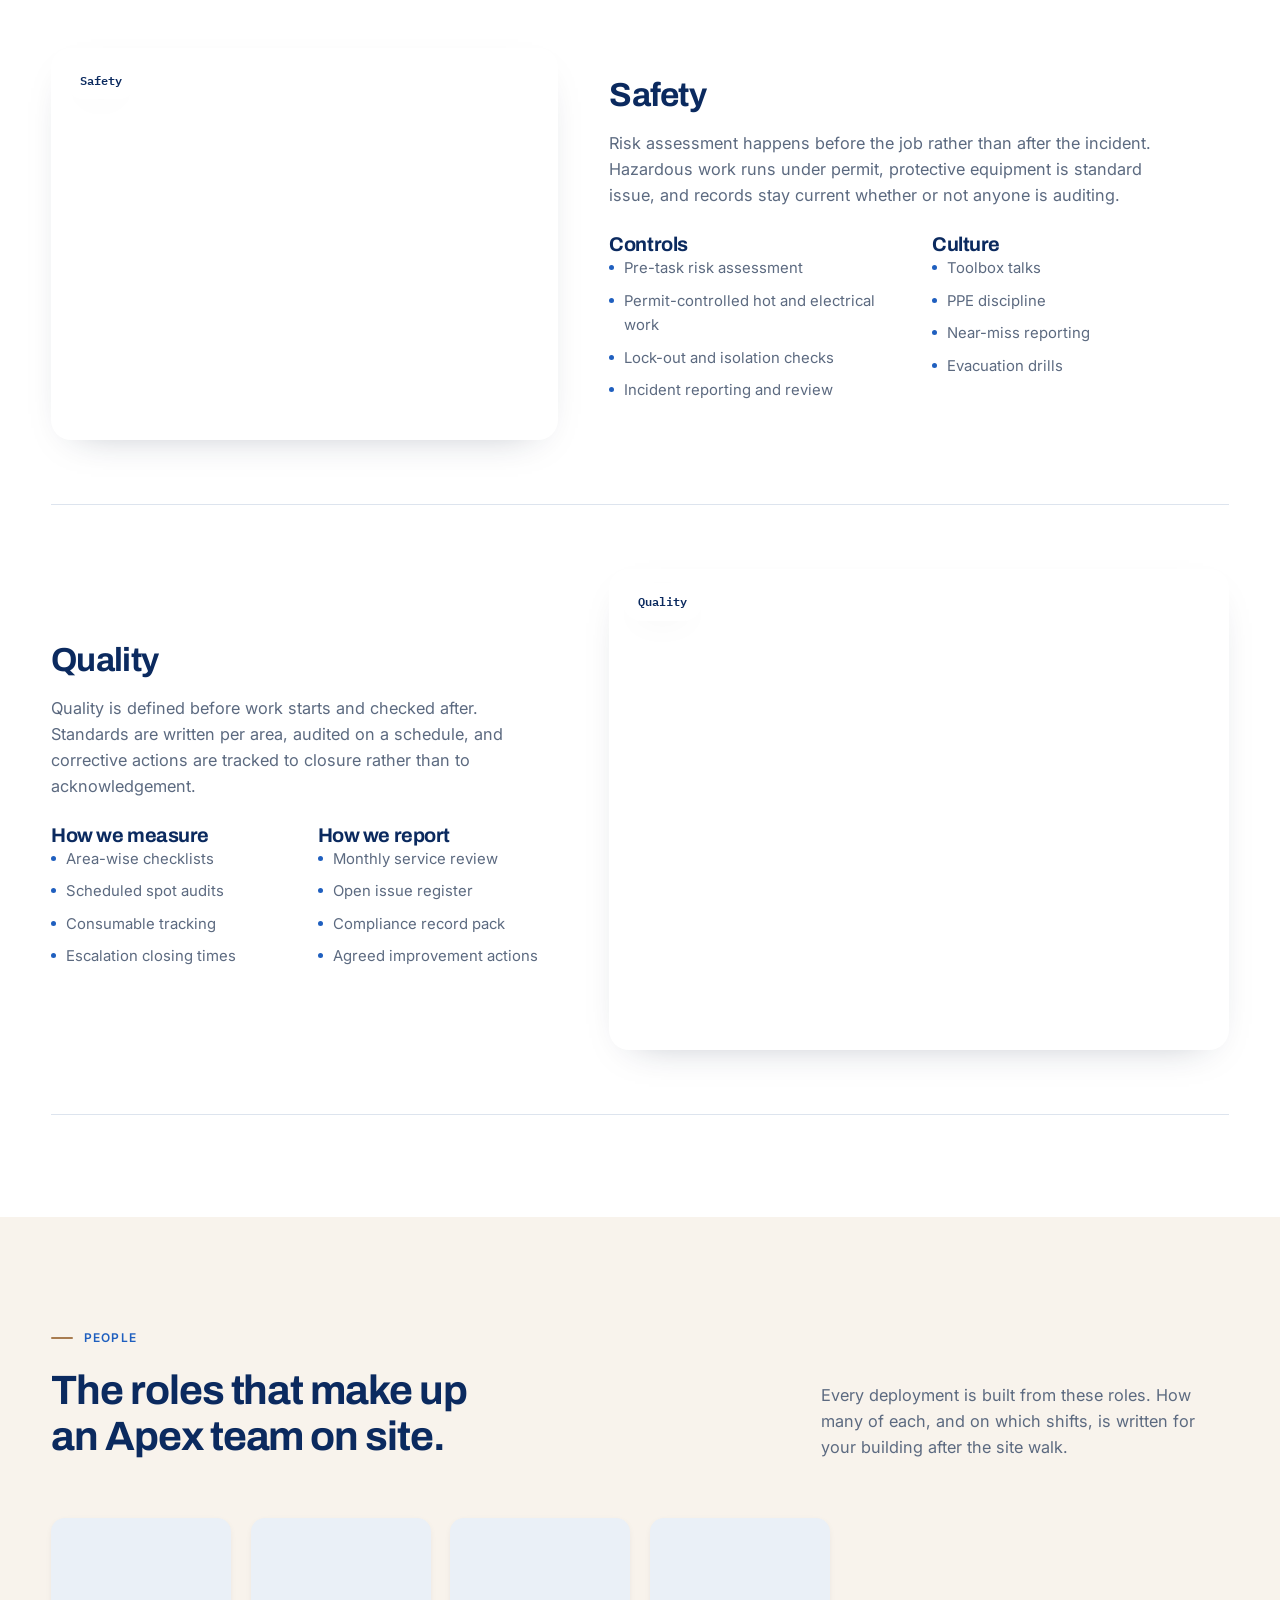
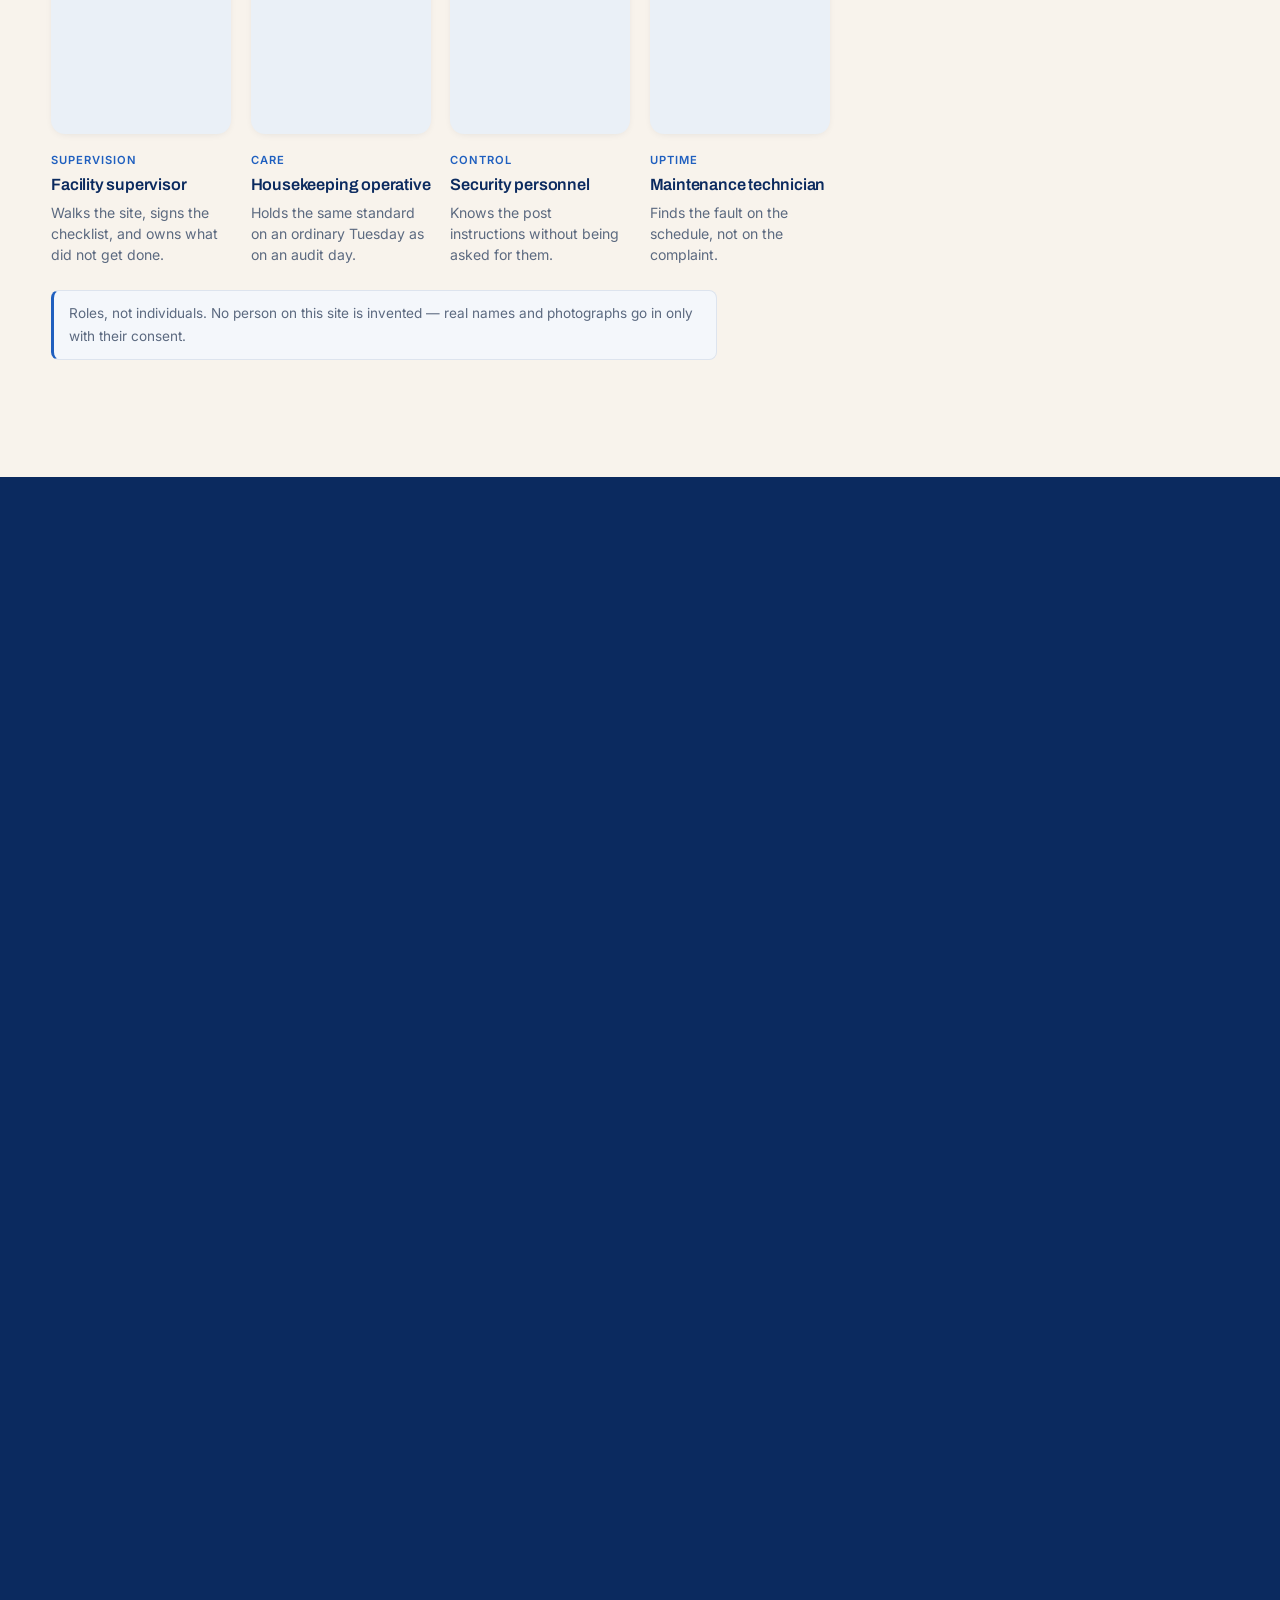
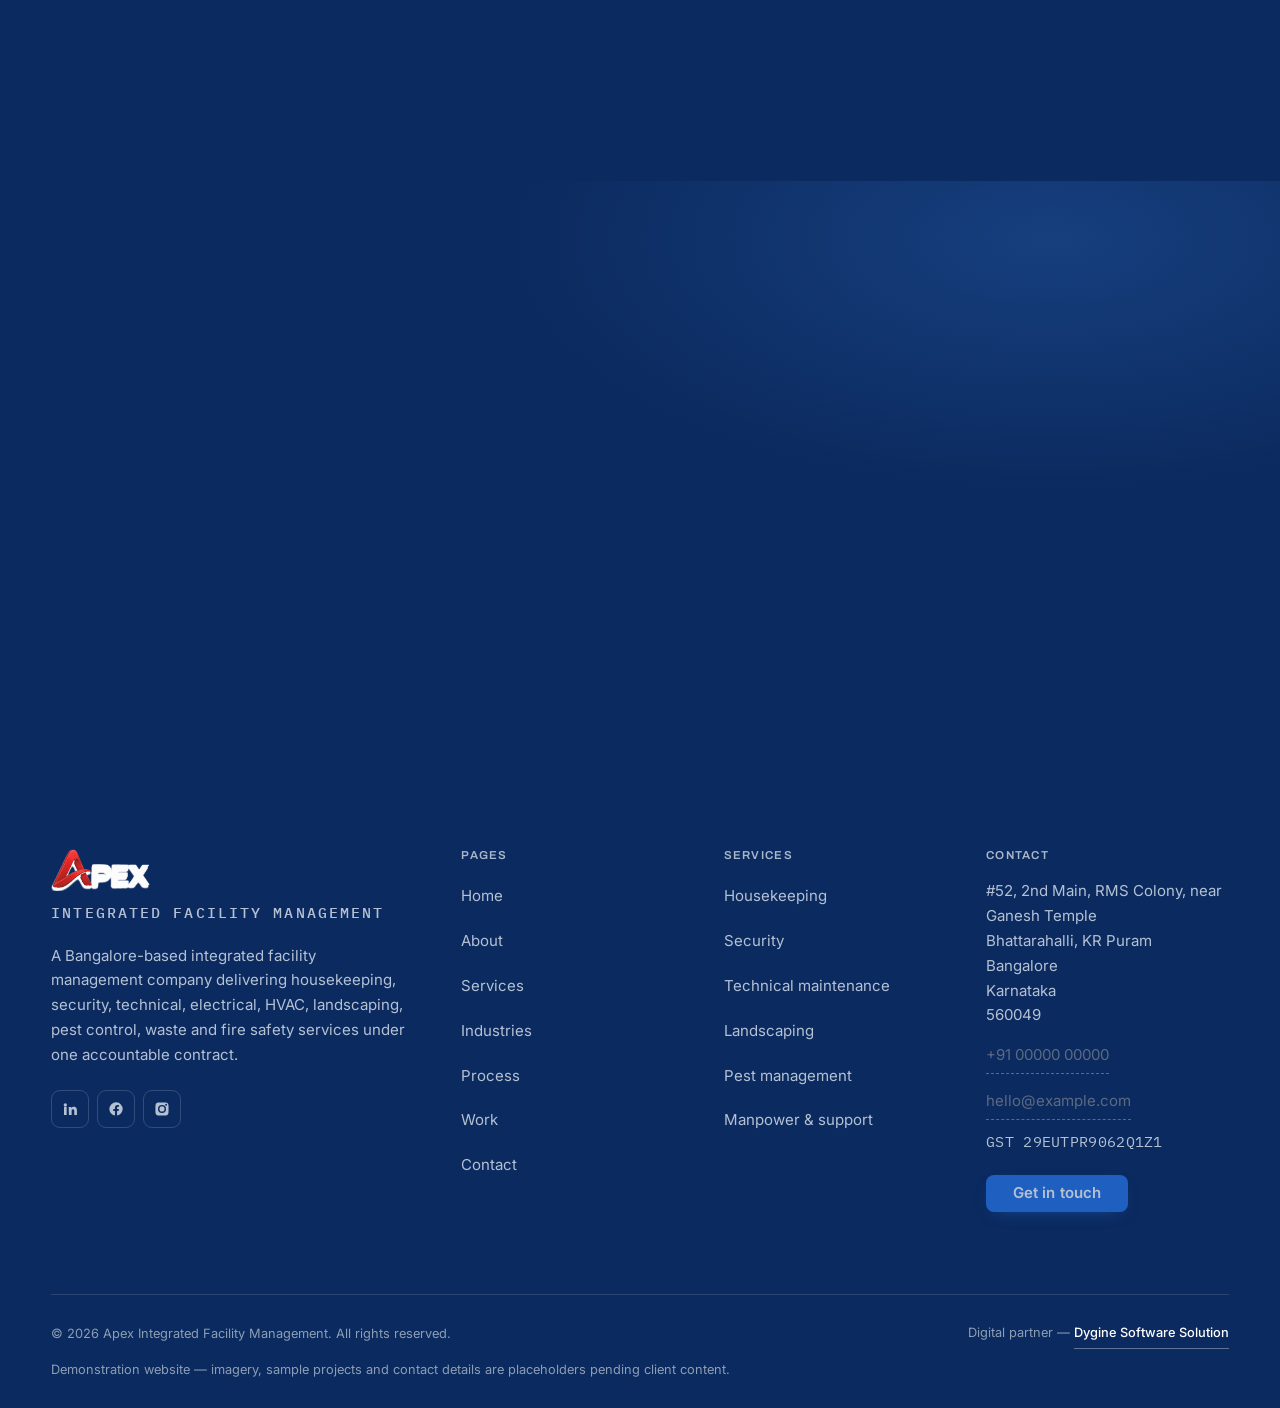
<file: about.html>
<!DOCTYPE html>
<html lang="en" class="no-js p-about">
<head>
<meta charset="UTF-8">
<meta name="viewport" content="width=device-width, initial-scale=1">
<title>About | Apex Integrated Facility Management</title>
<meta name="description" content="Apex Integrated Facility Management is a Bangalore-based facility management company. Our story, mission, values, approach to people, safety and quality.">
<link rel="canonical" href="https://example.com/about.html">
<meta name="theme-color" content="#0B2A5F">
<meta property="og:type" content="website">
<meta property="og:title" content="About | Apex Integrated Facility Management">
<meta property="og:description" content="Apex Integrated Facility Management is a Bangalore-based facility management company. Our story, mission, values, approach to people, safety and quality.">
<meta property="og:image" content="assets/images/staff/staff-team.jpg">
<meta property="og:url" content="https://example.com/about.html">
<meta name="twitter:card" content="summary_large_image">
<link rel="icon" type="image/png" href="assets/icons/favicon.png">
<link rel="apple-touch-icon" href="assets/icons/favicon.png">
<link rel="preconnect" href="https://fonts.googleapis.com">
<link rel="preconnect" href="https://fonts.gstatic.com" crossorigin>
<link href="https://fonts.googleapis.com/css2?family=Archivo:wdth,wght@62..125,400..900&family=IBM+Plex+Mono:wght@400;500&family=Inter:wght@400;500;600;700&display=swap" rel="stylesheet">
<link rel="stylesheet" href="css/style.css">
<link rel="stylesheet" href="css/components.css">
<link rel="stylesheet" href="css/responsive.css">
<link rel="stylesheet" href="css/page-accent.css">
<!-- Structured data. Add telephone, email and streetAddress here once
     confirmed — do not publish values that are not real. -->
<script type="application/ld+json">
{
  "@context": "https://schema.org",
  "@type": "ProfessionalService",
  "name": "Apex Integrated Facility Management",
  "description": "Integrated facility management in Bengaluru: housekeeping, security, technical maintenance, landscaping, pest management and support manpower under one contract.",
  "url": "https://example.com/",
  "logo": "https://example.com/assets/brand/apex-logo.png",
  "areaServed": {
    "@type": "City",
    "name": "Bengaluru"
  },
  "address": {
    "@type": "PostalAddress",
    "streetAddress": "#52, 2nd Main, RMS Colony, near Ganesh Temple, Bhattarahalli, KR Puram",
    "addressLocality": "Bangalore",
    "addressRegion": "Karnataka",
    "postalCode": "560049",
    "addressCountry": "IN"
  },
  "taxID": "29EUTPR9062Q1Z1",
  "knowsAbout": [
    "Integrated facility management",
    "Housekeeping services",
    "Security services",
    "Technical maintenance",
    "Landscaping",
    "Pest management",
    "Facility manpower"
  ]
}
</script>
<script type="application/ld+json">
{
  "@context": "https://schema.org",
  "@type": "BreadcrumbList",
  "itemListElement": [
    {
      "@type": "ListItem",
      "position": 1,
      "name": "Home",
      "item": "https://example.com/"
    },
    {
      "@type": "ListItem",
      "position": 2,
      "name": "About",
      "item": "https://example.com/about.html"
    }
  ]
}
</script>
</head>
<body>
<a class="skip" href="#main">Skip to content</a>

<!-- ══ NAVIGATION ══════════════════════════════════════════════════════ -->
<header class="nav" id="nav">
  <div class="wrap-wide nav-in">
    <a href="index.html" class="nav-logo" aria-label="Apex Integrated Facility Management, home">
      <img src="assets/brand/apex-wordmark.png" alt="Apex" width="330" height="140">
      <span class="nav-word">Integrated Facility Management</span>
    </a>
    <nav class="nav-menu" aria-label="Primary">
      <a class="nav-a" href="index.html">Home</a>
      <a class="nav-a current" href="about.html">About</a>

      <div class="nav-drop" data-drop>
        <a class="nav-a nav-drop-btn" href="services.html" aria-expanded="false" aria-haspopup="true">Services
          <svg class="chev" viewBox="0 0 24 24" fill="none" stroke="currentColor" stroke-width="2" aria-hidden="true"><path d="M6 9l6 6 6-6"/></svg>
        </a>
        <div class="nav-drop-panel" role="menu">
          <div class="nav-drop-head">
            <p>What we manage</p>
            <a href="services.html">All services
              <svg class="arw" viewBox="0 0 24 24" fill="none" stroke="currentColor" stroke-width="1.8" aria-hidden="true"><path d="M5 12h14M12 5l7 7-7 7"/></svg>
            </a>
          </div>
          <ul class="nav-drop-list">
          <li><a href="services.html#service-housekeeping"><b>Housekeeping</b><span>Daily cleaning, restrooms, waste, facade</span></a></li>
          <li><a href="services.html#service-security"><b>Security</b><span>Manned guarding, access, patrols</span></a></li>
          <li><a href="services.html#service-technical"><b>Technical maintenance</b><span>Electrical, plumbing, HVAC, DG</span></a></li>
          <li><a href="services.html#service-landscaping"><b>Landscaping</b><span>Grounds, planting, irrigation</span></a></li>
          <li><a href="services.html#service-pest"><b>Pest management</b><span>Scheduled treatment and monitoring</span></a></li>
          <li><a href="services.html#service-manpower"><b>Manpower &amp; support</b><span>Pantry, front desk, helpdesk</span></a></li>
          </ul>
        </div>
      </div>

      <a class="nav-a" href="industries.html">Industries</a>
      <a class="nav-a" href="process.html">Process</a>
      <a class="nav-a" href="work.html">Work</a>
      <a class="nav-a" href="contact.html">Contact</a>
    </nav>
    <a href="contact.html" class="btn btn-solid nav-cta">Request a consultation</a>
    <button class="burger" id="burger" aria-label="Open menu" aria-expanded="false" aria-controls="panel"><span></span></button>
  </div>
  <div class="progress" id="progress"></div>
</header>

<div class="panel" id="panel">
  <ul class="panel-list">
    <li><a href="index.html">Home</a></li>
    <li><a href="about.html">About</a></li>
    <li class="panel-has-sub">
      <div class="panel-row">
        <a href="services.html">Services</a>
        <button class="panel-toggle" id="panelSvcToggle" aria-expanded="false" aria-controls="panelSvcSub" aria-label="Show all services">
          <svg viewBox="0 0 24 24" fill="none" stroke="currentColor" stroke-width="2" aria-hidden="true"><path d="M6 9l6 6 6-6"/></svg>
        </button>
      </div>
      <ul class="panel-sub" id="panelSvcSub">
        <li><a href="services.html#service-housekeeping">Housekeeping</a></li>
        <li><a href="services.html#service-security">Security</a></li>
        <li><a href="services.html#service-technical">Technical maintenance</a></li>
        <li><a href="services.html#service-landscaping">Landscaping</a></li>
        <li><a href="services.html#service-pest">Pest management</a></li>
        <li><a href="services.html#service-manpower">Manpower &amp; support</a></li>
        <li><a href="services.html" class="panel-sub-all">All services</a></li>
      </ul>
    </li>
    <li><a href="industries.html">Industries</a></li>
    <li><a href="process.html">Process</a></li>
    <li><a href="work.html">Work</a></li>
    <li><a href="contact.html">Contact</a></li>
  </ul>
  <div class="panel-foot">
    <a data-cfg-tel>+91 00000 00000</a>
    <a data-cfg-mail>hello@example.com</a>
    <a data-cfg-wa target="_blank" rel="noopener">WhatsApp</a>
  </div>
</div>

<main id="main">
<section class="phero" id="top">
  <figure class="phero-bg"><img loading="eager" decoding="async" src="assets/images/staff/staff-handover.jpg" alt="Apex supervisor walking a client floor with the daily checklist" width="1600" height="1100" fetchpriority="high"></figure>
  <div class="phero-veil" aria-hidden="true"></div>
  <div class="wrap phero-in">
    <div class="phero-copy">
    <p class="crumb"><a href="index.html">Home</a> &nbsp;/&nbsp; About</p>
    <h1 class="d2 lines"><span class="line"><span>Behind every</span></span><span class="line"><span>well-run facility.</span></span></h1>
    <p class="lede" style="margin-top:26px" data-anim="up">We run the day-to-day operation of commercial, healthcare, industrial, institutional and residential premises across Bangalore and Karnataka.</p>
    <div class="phero-meta" data-anim="up" data-delay="0.1">
        <div><span>Based in</span><b>Bangalore, Karnataka</b></div>
        <div><span>Model</span><b>Single integrated contract</b></div>
        <div><span>Service lines</span><b>Six</b></div>
        <div><span>Support</span><b>24/7 response desk</b></div>
    </div>
    </div>
    <a class="phero-scroll" href="#main-body" aria-label="Scroll to content">
      <span></span>
      <svg viewBox="0 0 24 24" fill="none" stroke="currentColor" stroke-width="1.6" aria-hidden="true"><path d="M12 5v14M5 12l7 7 7-7"/></svg>
    </a>
  </div>
</section>
<section class="section edit">
  <div class="wrap edit-grid">
    <div class="edit-media" data-anim="fade">
      <div class="edit-main img-reveal"><img src="assets/images/staff/staff-management.jpg" alt="Apex facility technician on site" loading="lazy" decoding="async"></div>
      <figure class="edit-float f1 img-reveal"><img src="assets/images/staff/staff-review.jpg" alt="Operations desk monitoring building systems" loading="lazy" decoding="async"></figure>
      <span class="edit-label l1">Our story</span>
    </div>
    <div class="edit-copy">
      <p class="eyebrow" data-anim="up">Company story</p>
      <h2 class="d3" data-anim="up">Facilities rarely fail loudly.</h2>
      <p data-anim="up">They drift. A filter that was not changed, a logbook nobody filled in, three vendors each assuming the fourth had handled it. By the time anyone notices, the problem is no longer a maintenance task &mdash; it is a complaint, an audit finding, or a shutdown.</p>
      <p data-anim="up">Apex was set up around a straightforward idea: put every service under one operating plan, give the site a named supervisor, and write down what good looks like before the first shift starts. Nothing about that is complicated. It is simply harder to do consistently than most contracts allow for.</p>
      <p data-anim="up">We work with building owners, facility managers and administration teams who would rather spend their attention on their own business than on coordinating vendors.</p>
    </div>
  </div>
</section>

<section class="section on-bone">
  <div class="wrap">
    <div class="sec-head">
      <div><p class="eyebrow" data-anim="up">Mission, vision &amp; values</p>
      <h2 class="d2 lines"><span class="line"><span>What we hold</span></span><span class="line"><span>ourselves to.</span></span></h2></div>
      <p class="lede" data-anim="up" data-delay="0.1">Three commitments that shape how every Apex site is staffed, scheduled and reviewed.</p>
    </div>
    <div class="vgrid">
      <div class="vcard" data-anim="up"><span class="idx">Mission</span><h3>Keep buildings working</h3><p>To run facilities so reliably that the people using them stop having to think about it &mdash; and the people responsible for them stop having to chase it.</p></div>
      <div class="vcard" data-anim="up" data-delay="0.06"><span class="idx">Vision</span><h3>The standard in Karnataka</h3><p>To be the integrated facility management partner that regional clients recommend because the service on an ordinary Tuesday matches the service on an audit day.</p></div>
      <div class="vcard" data-anim="up" data-delay="0.12"><span class="idx">Values</span><h3>Say it, then do it</h3><p>Scope written plainly, work recorded honestly, problems raised early. We would rather report a miss than quietly absorb it.</p></div>
    </div>
  </div>
</section>
<section class="section" id="main-body"><div class="wrap"><div class="detail">
<article class="detail-item" id="approach">
  <div class="detail-media img-reveal"><span class="idx">Approach</span><img src="assets/images/staff/staff-supervisor.jpg" alt="Apex team at a shift briefing before deployment" loading="lazy" decoding="async"></div>
  <div class="detail-body">
    <h2>Our approach</h2>
    <p class="lede">Every engagement starts with a site walk, not a proposal. We look at how the building is used, where the pressure points are and what the current team already does well, then design around that.</p>
    <div class="detail-cols">
      <div><h3>What we assess</h3><ul><li>Asset condition and age</li><li>Manpower deployed per shift</li><li>Statutory and compliance gaps</li><li>Complaint and breakdown history</li></ul></div>
      <div><h3>What you receive</h3><ul><li>Written scope of work</li><li>Roster and maintenance calendar</li><li>Agreed service levels</li><li>Named account manager</li></ul></div>
    </div>
  </div>
</article>
<article class="detail-item" id="people">
  <div class="detail-media img-reveal"><span class="idx">People</span><img src="assets/images/staff/staff-team.jpg" alt="Apex housekeeping, landscaping, security, technical and pantry teams across client sites" loading="lazy" decoding="async"></div>
  <div class="detail-body">
    <h2>Our people</h2>
    <p class="lede">Facility management is a people business before it is anything else. Most of what a client experiences comes down to whether the person on site that morning was trained, supervised and turned up.</p>
    <div class="detail-cols">
      <div><h3>How we staff</h3><ul><li>Local recruitment</li><li>Background verification</li><li>Role-specific induction</li><li>Refresher training on schedule</li></ul></div>
      <div><h3>How we supervise</h3><ul><li>Named on-site supervisor</li><li>Shift handover records</li><li>Attendance visibility</li><li>Backup manpower pool</li></ul></div>
    </div>
  </div>
</article>
<article class="detail-item" id="safety">
  <div class="detail-media img-reveal"><span class="idx">Safety</span><img src="assets/images/staff/staff-technician.jpg" alt="Engineer working under permit on an electrical panel" loading="lazy" decoding="async"></div>
  <div class="detail-body">
    <h2>Safety</h2>
    <p class="lede">Risk assessment happens before the job rather than after the incident. Hazardous work runs under permit, protective equipment is standard issue, and records stay current whether or not anyone is auditing.</p>
    <div class="detail-cols">
      <div><h3>Controls</h3><ul><li>Pre-task risk assessment</li><li>Permit-controlled hot and electrical work</li><li>Lock-out and isolation checks</li><li>Incident reporting and review</li></ul></div>
      <div><h3>Culture</h3><ul><li>Toolbox talks</li><li>PPE discipline</li><li>Near-miss reporting</li><li>Evacuation drills</li></ul></div>
    </div>
  </div>
</article>
<article class="detail-item" id="quality">
  <div class="detail-media img-reveal"><span class="idx">Quality</span><img src="assets/images/staff/staff-technical-team.jpg" alt="Plant room pipework maintained on a planned schedule" loading="lazy" decoding="async"></div>
  <div class="detail-body">
    <h2>Quality</h2>
    <p class="lede">Quality is defined before work starts and checked after. Standards are written per area, audited on a schedule, and corrective actions are tracked to closure rather than to acknowledgement.</p>
    <div class="detail-cols">
      <div><h3>How we measure</h3><ul><li>Area-wise checklists</li><li>Scheduled spot audits</li><li>Consumable tracking</li><li>Escalation closing times</li></ul></div>
      <div><h3>How we report</h3><ul><li>Monthly service review</li><li>Open issue register</li><li>Compliance record pack</li><li>Agreed improvement actions</li></ul></div>
    </div>
  </div>
</article>
</div></div></section><!-- ══ 08 PEOPLE ══════════════════════════════════════════════════════ -->
<section class="section ppl on-mist" id="people">
  <div class="wrap">
    <div class="sec-head">
      <div>
        <p class="eyebrow">People</p>
        <h2 class="d2 lines"><span class="line"><span>The roles that make up</span></span><span class="line"><span>an Apex team on site.</span></span></h2>
      </div>
      <p class="lede">Every deployment is built from these roles. How many of each, and on which shifts, is written for your building after the site walk.</p>
    </div>

    <div class="ppl-grid" data-render="people"></div>

    <p class="demo-note demo-only">Roles, not individuals. No person on this site is invented &mdash; real names and photographs go in only with their consent.</p>
  </div>
</section>


<!-- ══ 09 UNIFORM SHOWCASE ════════════════════════════════════════════
     The client asked specifically for the uniform to be shown with Apex
     branding. Hotspot content lives in data/uniform.json; the vendor-ready
     drawing is assets/brand/apex-uniform-spec.svg. -->
<section class="section uni" id="uniform">
  <div class="wrap">
    <div class="sec-head">
      <div>
        <p class="eyebrow">The Apex standard</p>
        <h2 class="d2 lines"><span class="line"><span>Every detail</span></span><span class="line"><span>represents a standard.</span></span></h2>
      </div>
      <p class="lede">A uniform is the first thing anyone in your building reads about the people working in it. Shirt colour by service line, chest logo, name badge, photo ID &mdash; so nobody ever has to wonder who is on their floor or why.</p>
    </div>

    <div class="uni-wrap" data-render="uniform"></div>
  </div>
</section>


<section class="cta">
  <div class="wrap cta-in">
    <div class="cta-grid">
      <div>
<h2 class="d2 lines"><span class="line"><span>Your facility.</span></span><span class="line"><span class="hollow">Our responsibility.</span></span></h2>
    <p class="lede" data-anim="up" data-delay="0.1">Let&rsquo;s create a safer, cleaner and better-performing environment.</p>
    <div class="cta-actions" data-anim="up" data-delay="0.15">
      <a href="contact.html" class="btn btn-solid">Request a consultation
        <svg class="arw" viewBox="0 0 24 24" fill="none" stroke="currentColor" stroke-width="1.8" aria-hidden="true"><path d="M5 12h14M12 5l7 7-7 7"/></svg></a>
      <a href="contact.html" class="btn btn-line">Contact Apex</a>
    </div>
      </div>
      <div class="cta-shot img-reveal"><img src="assets/images/staff/staff-team.jpg" alt="Apex teams at work on a client facility" loading="lazy" decoding="async"></div>
    </div>
  </div>
</section>
</main>
<!-- ══ FOOTER ══════════════════════════════════════════════════════════ -->
<footer class="footer">
  <div class="wrap">
    <div class="foot-top">
      <div class="foot-brand">
        <img class="foot-logo" src="assets/brand/apex-wordmark-reverse.png" alt="Apex" width="330" height="140">
        <p class="foot-descriptor">Integrated Facility Management</p>
        <p>A Bangalore-based integrated facility management company delivering housekeeping, security, technical, electrical, HVAC, landscaping, pest control, waste and fire safety services under one accountable contract.</p>
        <ul class="socials">
          <li><a href="#top" aria-label="LinkedIn"><svg viewBox="0 0 24 24" fill="currentColor" aria-hidden="true"><path d="M4.98 3.5a2.5 2.5 0 1 1 0 5 2.5 2.5 0 0 1 0-5M3 9h4v12H3zm7 0h3.8v1.7h.05c.53-1 1.83-2.05 3.77-2.05 4.03 0 4.78 2.65 4.78 6.1V21h-4v-5.5c0-1.3-.02-3-1.83-3-1.84 0-2.12 1.43-2.12 2.9V21h-4z"/></svg></a></li>
          <li><a href="#top" aria-label="Facebook"><svg viewBox="0 0 24 24" fill="currentColor" aria-hidden="true"><path d="M22 12a10 10 0 1 0-11.56 9.88v-6.99H7.9V12h2.54V9.8c0-2.5 1.5-3.89 3.77-3.89 1.09 0 2.24.2 2.24.2v2.46h-1.26c-1.24 0-1.63.77-1.63 1.56V12h2.78l-.45 2.89h-2.33v6.99A10 10 0 0 0 22 12"/></svg></a></li>
          <li><a href="#top" aria-label="Instagram"><svg viewBox="0 0 24 24" fill="currentColor" fill-rule="evenodd" aria-hidden="true"><path d="M12 2.16c3.2 0 3.58.01 4.85.07 1.17.05 1.8.25 2.23.41.56.22.96.48 1.38.9s.68.82.9 1.38c.16.42.36 1.06.41 2.23.06 1.27.07 1.65.07 4.85s-.01 3.58-.07 4.85c-.05 1.17-.25 1.8-.41 2.23-.22.56-.48.96-.9 1.38s-.82.68-1.38.9c-.42.16-1.06.36-2.23.41-1.27.06-1.65.07-4.85.07s-3.58-.01-4.85-.07c-1.17-.05-1.8-.25-2.23-.41-.56-.22-.96-.48-1.38-.9s-.68-.82-.9-1.38c-.16-.42-.36-1.06-.41-2.23C2.17 15.58 2.16 15.2 2.16 12s.01-3.58.07-4.85c.05-1.17.25-1.8.41-2.23.22-.56.48-.96.9-1.38s.82-.68 1.38-.9c.42-.16 1.06-.36 2.23-.41C8.42 2.17 8.8 2.16 12 2.16m0 3.68a6 6 0 1 1 0 12 6 6 0 0 1 0-12m0 2.16a3.84 3.84 0 1 0 0 7.68 3.84 3.84 0 0 0 0-7.68m6.24-3.86a1.44 1.44 0 1 1 0 2.88 1.44 1.44 0 0 1 0-2.88"/></svg></a></li>
        </ul>
      </div>

      <nav class="foot-col" aria-label="Pages">
        <h3>Pages</h3>
        <ul>
          <li><a href="index.html">Home</a></li>
          <li><a href="about.html">About</a></li>
          <li><a href="services.html">Services</a></li>
          <li><a href="industries.html">Industries</a></li>
          <li><a href="process.html">Process</a></li>
          <li><a href="work.html">Work</a></li>
          <li><a href="contact.html">Contact</a></li>
        </ul>
      </nav>

      <nav class="foot-col" aria-label="Services">
        <h3>Services</h3>
        <ul>
          <li><a href="services.html#service-housekeeping">Housekeeping</a></li>
          <li><a href="services.html#service-security">Security</a></li>
          <li><a href="services.html#service-technical">Technical maintenance</a></li>
          <li><a href="services.html#service-landscaping">Landscaping</a></li>
          <li><a href="services.html#service-pest">Pest management</a></li>
          <li><a href="services.html#service-manpower">Manpower &amp; support</a></li>
        </ul>
      </nav>

      <div class="foot-col foot-contact">
        <h3>Contact</h3>
        <ul>
          <li data-cfg-address>Bengaluru, Karnataka</li>
          <li><a data-cfg-tel>+91 00000 00000</a></li>
          <li><a data-cfg-mail>hello@example.com</a></li>
          <li class="foot-gst">GST <span data-cfg-gst>29EUTPR9062Q1Z1</span></li>
        </ul>
        <p style="margin-top:20px"><a href="contact.html" class="btn btn-solid">Get in touch</a></p>
      </div>
    </div>

    <div class="foot-bottom">
      <p>&copy; <span data-year>2026</span> Apex Integrated Facility Management. All rights reserved.</p>
      <p class="foot-credit">Digital partner &mdash; <a href="https://dygine.com" target="_blank" rel="noopener">Dygine Software Solution</a></p>
      <p class="demo-only">Demonstration website &mdash; imagery, sample projects and contact details are placeholders pending client content.</p>
    </div>
  </div>
</footer>

<!-- WhatsApp — number comes from js/config.js -->
<a class="wa-float" data-cfg-wa target="_blank" rel="noopener" aria-label="Message Apex on WhatsApp"><svg viewBox="0 0 24 24" fill="currentColor" aria-hidden="true"><path d="M17.47 14.38c-.3-.15-1.76-.87-2.03-.97s-.47-.15-.67.15-.77.96-.94 1.16-.35.22-.65.07a8.2 8.2 0 0 1-2.4-1.48 9 9 0 0 1-1.66-2.07c-.17-.3 0-.46.13-.6s.3-.35.45-.53.2-.3.3-.5 0-.37-.03-.52-.67-1.62-.92-2.22-.49-.5-.67-.51h-.57a1.1 1.1 0 0 0-.79.37 3.32 3.32 0 0 0-1.04 2.47 5.77 5.77 0 0 0 1.21 3.06 13.2 13.2 0 0 0 5.05 4.46c.7.3 1.26.49 1.69.63a4.06 4.06 0 0 0 1.86.12 3.05 3.05 0 0 0 2-1.41 2.47 2.47 0 0 0 .17-1.41c-.07-.13-.27-.2-.57-.35z"/><path d="M12.04 2A9.94 9.94 0 0 0 3.6 17.2L2 22l4.94-1.55A9.94 9.94 0 1 0 12.04 2m0 1.8a8.14 8.14 0 1 1-4.24 15.1l-.3-.18-2.94.92.93-2.86-.2-.31a8.14 8.14 0 0 1 6.75-12.67" /></svg></a>

<script src="js/config.js"></script>
<script src="js/data.js" defer></script>
<script src="js/render.js" defer></script>
<script src="js/main.js" defer></script>
<script src="js/animations.js" defer></script>
</body>
</html>
</file>
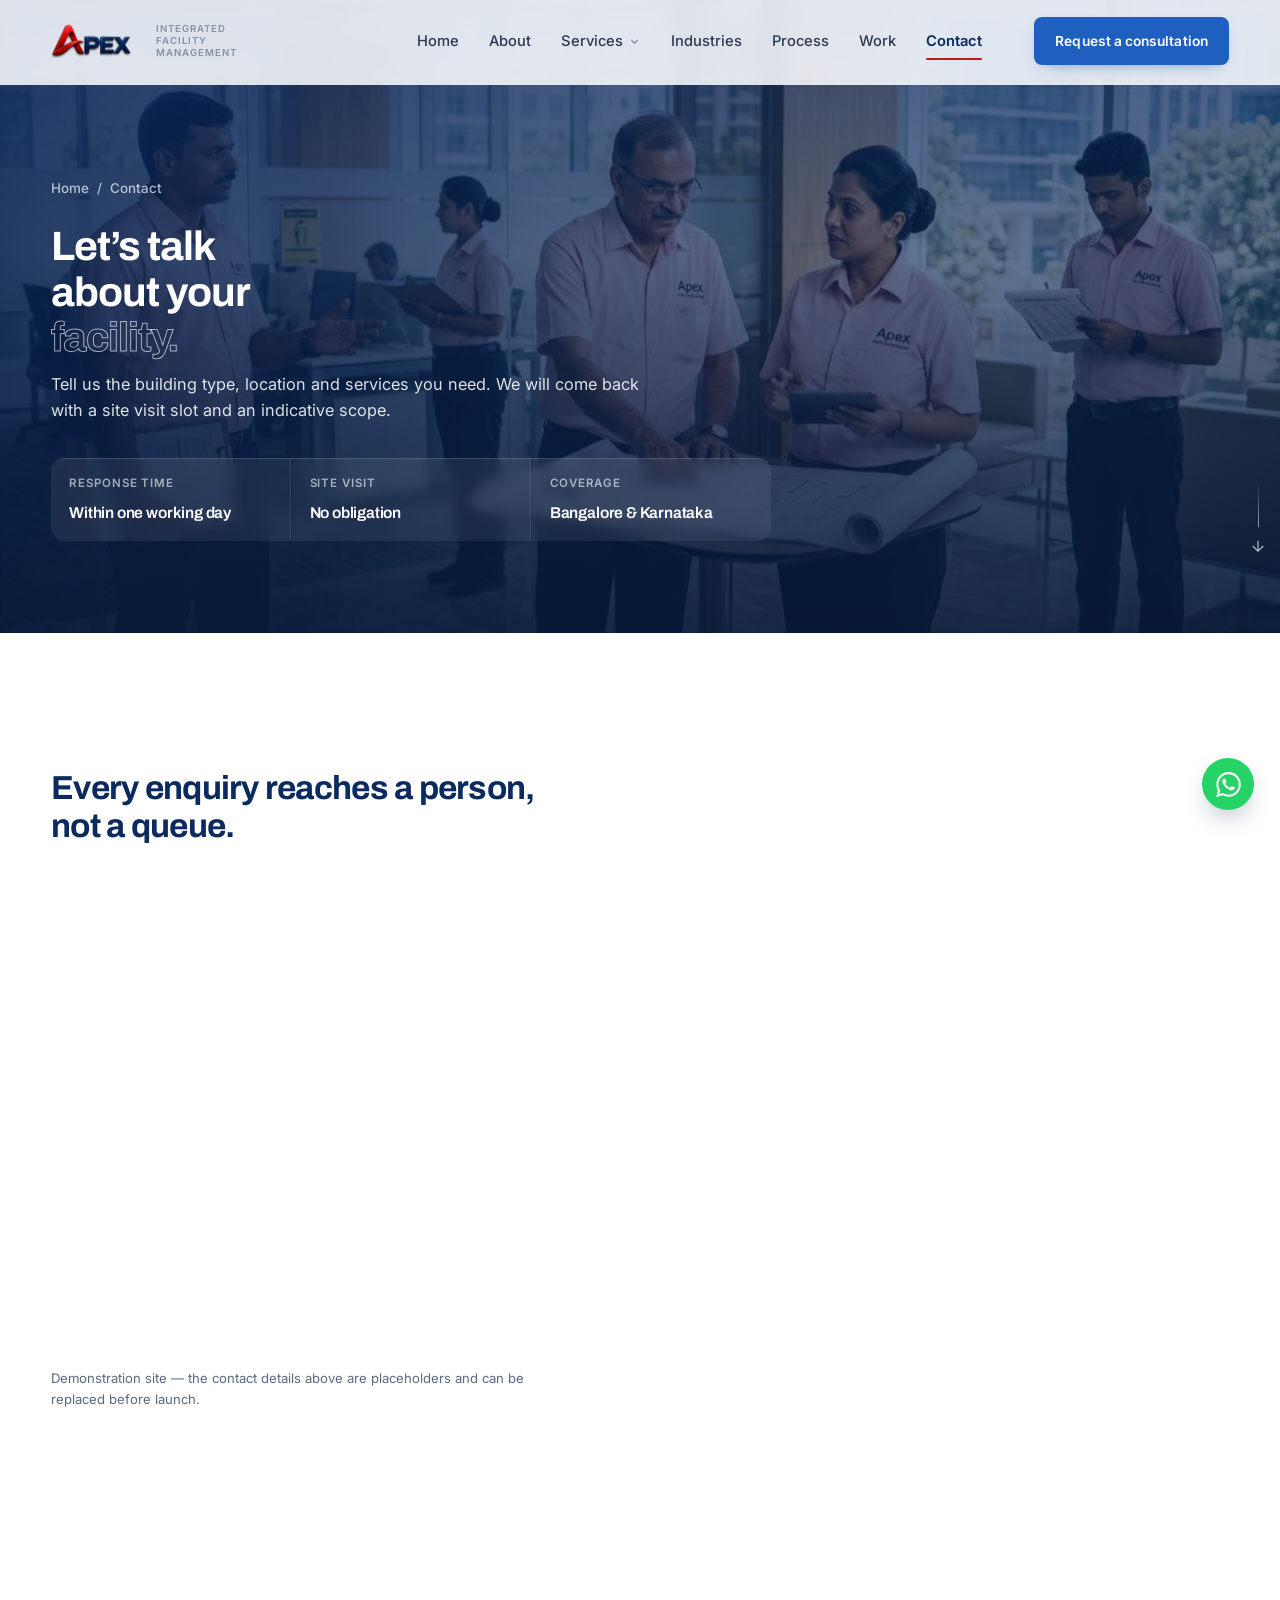
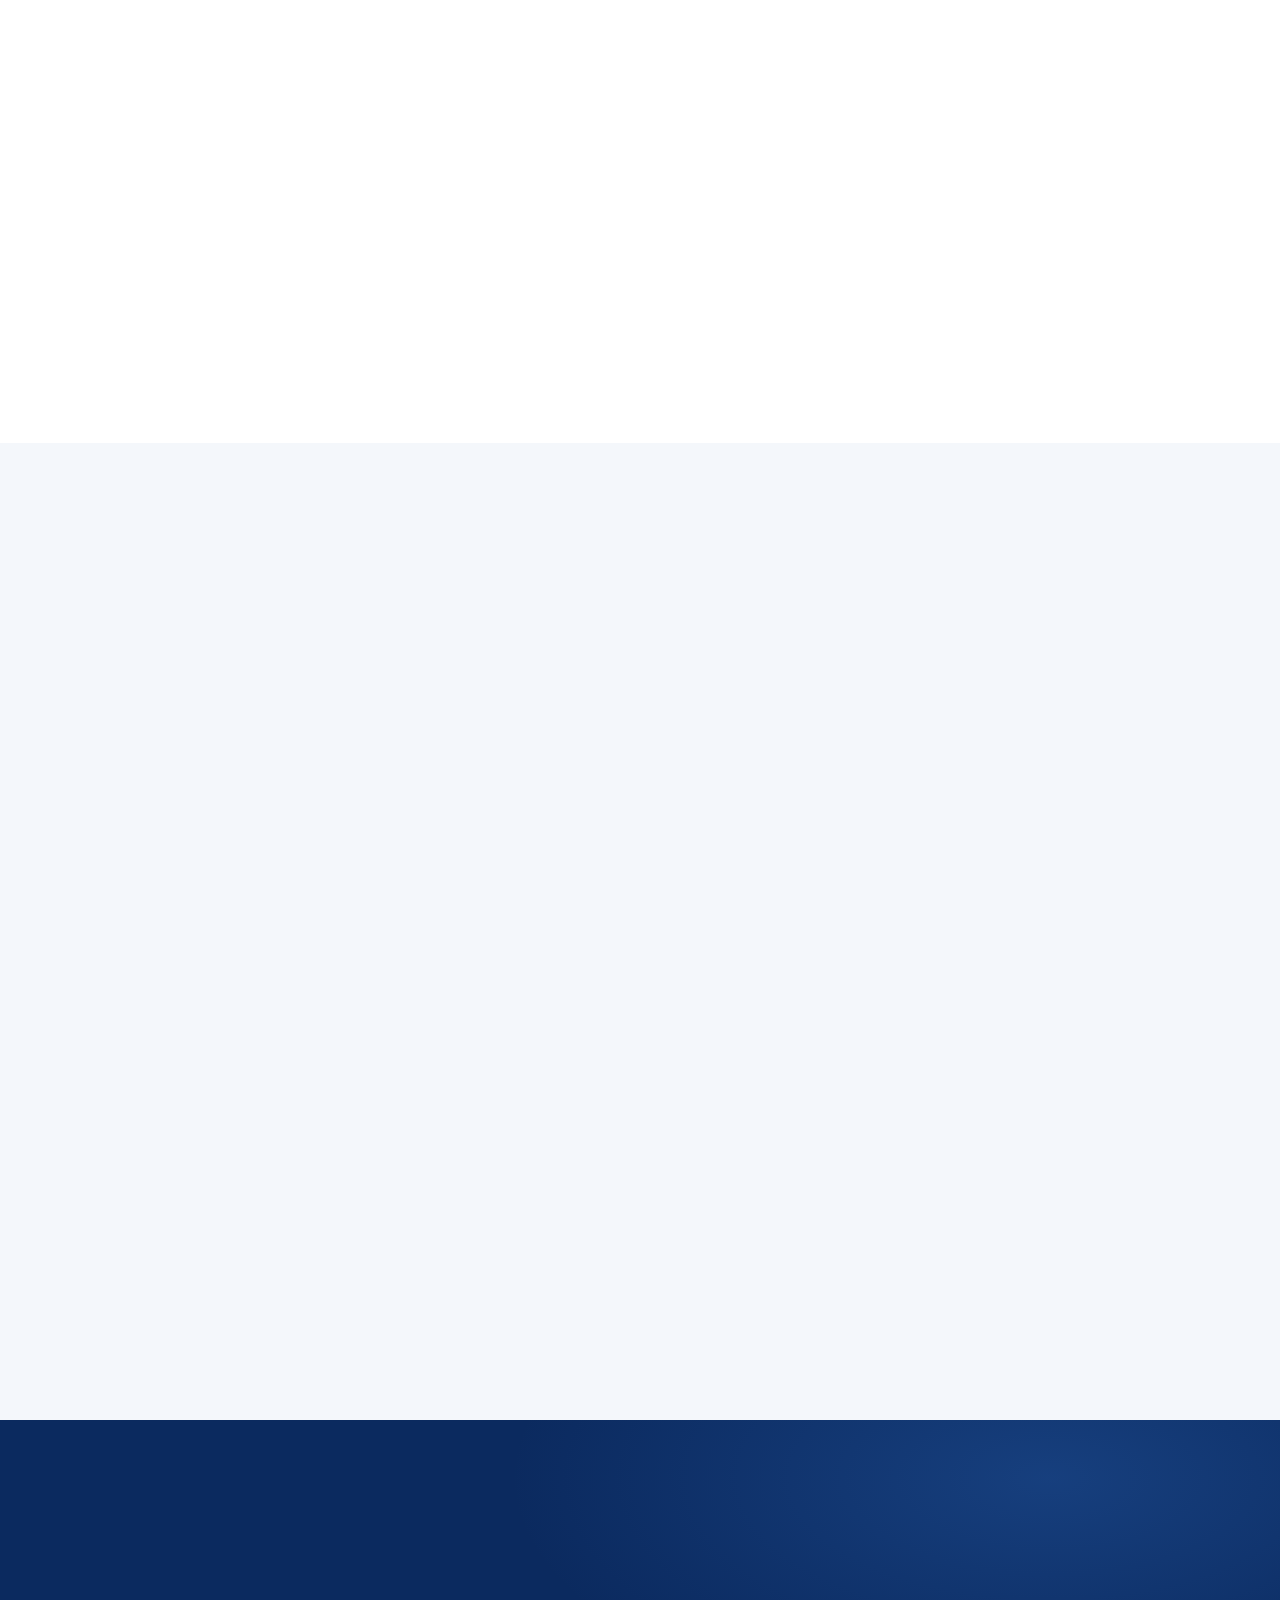
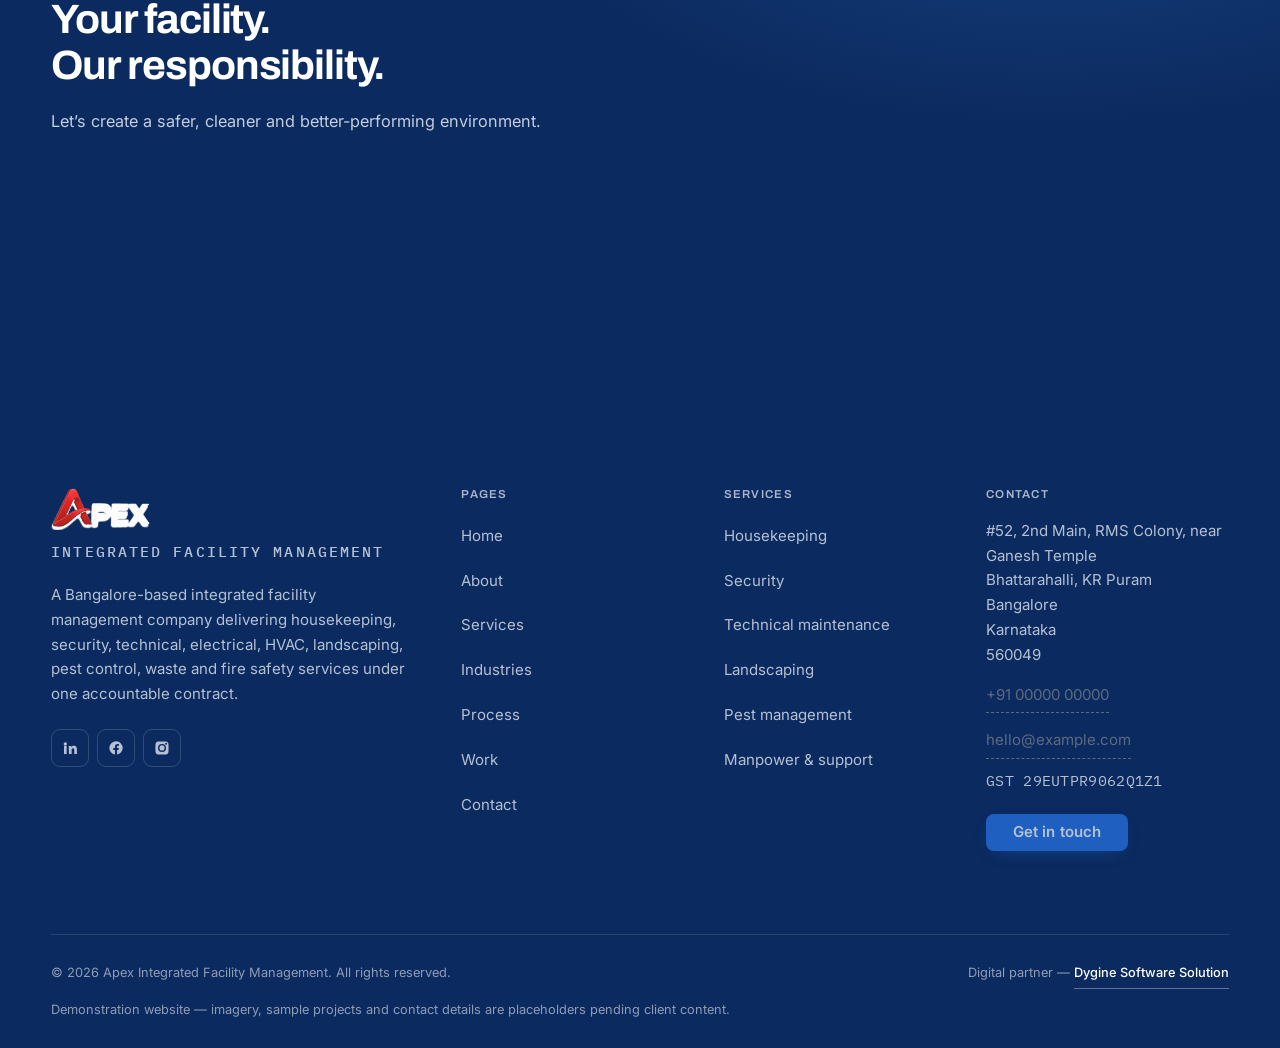
<file: contact.html>
<!DOCTYPE html>
<html lang="en" class="no-js p-contact">
<head>
<meta charset="UTF-8">
<meta name="viewport" content="width=device-width, initial-scale=1">
<title>Contact | Apex Integrated Facility Management</title>
<meta name="description" content="Contact Apex Integrated Facility Management in Bangalore. Request a site visit, an indicative scope and a consultation for your facility.">
<link rel="canonical" href="https://example.com/contact.html">
<meta name="theme-color" content="#0B2A5F">
<meta property="og:type" content="website">
<meta property="og:title" content="Contact | Apex Integrated Facility Management">
<meta property="og:description" content="Contact Apex Integrated Facility Management in Bangalore. Request a site visit, an indicative scope and a consultation for your facility.">
<meta property="og:image" content="assets/images/staff/staff-housekeeping-lobby.jpg">
<meta property="og:url" content="https://example.com/contact.html">
<meta name="twitter:card" content="summary_large_image">
<link rel="icon" type="image/png" href="assets/icons/favicon.png">
<link rel="apple-touch-icon" href="assets/icons/favicon.png">
<link rel="preconnect" href="https://fonts.googleapis.com">
<link rel="preconnect" href="https://fonts.gstatic.com" crossorigin>
<link href="https://fonts.googleapis.com/css2?family=Archivo:wdth,wght@62..125,400..900&family=IBM+Plex+Mono:wght@400;500&family=Inter:wght@400;500;600;700&display=swap" rel="stylesheet">
<link rel="stylesheet" href="css/style.css">
<link rel="stylesheet" href="css/components.css">
<link rel="stylesheet" href="css/responsive.css">
<link rel="stylesheet" href="css/page-accent.css">
<!-- Structured data. Add telephone, email and streetAddress here once
     confirmed — do not publish values that are not real. -->
<script type="application/ld+json">
{
  "@context": "https://schema.org",
  "@type": "ProfessionalService",
  "name": "Apex Integrated Facility Management",
  "description": "Integrated facility management in Bengaluru: housekeeping, security, technical maintenance, landscaping, pest management and support manpower under one contract.",
  "url": "https://example.com/",
  "logo": "https://example.com/assets/brand/apex-logo.png",
  "areaServed": {
    "@type": "City",
    "name": "Bengaluru"
  },
  "address": {
    "@type": "PostalAddress",
    "streetAddress": "#52, 2nd Main, RMS Colony, near Ganesh Temple, Bhattarahalli, KR Puram",
    "addressLocality": "Bangalore",
    "addressRegion": "Karnataka",
    "postalCode": "560049",
    "addressCountry": "IN"
  },
  "taxID": "29EUTPR9062Q1Z1",
  "knowsAbout": [
    "Integrated facility management",
    "Housekeeping services",
    "Security services",
    "Technical maintenance",
    "Landscaping",
    "Pest management",
    "Facility manpower"
  ]
}
</script>
<script type="application/ld+json">
{
  "@context": "https://schema.org",
  "@type": "BreadcrumbList",
  "itemListElement": [
    {
      "@type": "ListItem",
      "position": 1,
      "name": "Home",
      "item": "https://example.com/"
    },
    {
      "@type": "ListItem",
      "position": 2,
      "name": "Contact",
      "item": "https://example.com/contact.html"
    }
  ]
}
</script>
<script type="application/ld+json">
{
  "@context": "https://schema.org",
  "@type": "FAQPage",
  "mainEntity": [
    {
      "@type": "Question",
      "name": "What is integrated facility management?",
      "acceptedAnswer": {
        "@type": "Answer",
        "text": "It means one company takes responsibility for the services that keep a building working — cleaning, security, maintenance, grounds, pest control and support staff — instead of you holding a separate contract and a separate argument with each of them. One scope, one supervisor structure, one point of contact when something goes wrong."
      }
    },
    {
      "@type": "Question",
      "name": "What services can Apex provide?",
      "acceptedAnswer": {
        "@type": "Answer",
        "text": "Housekeeping, security, technical maintenance, landscaping, pest management and support manpower. These can be taken as a full integrated contract or individually. If your requirement includes something not listed here, ask — the answer is either yes, or an honest no."
      }
    },
    {
      "@type": "Question",
      "name": "Can services be customised to our facility?",
      "acceptedAnswer": {
        "@type": "Answer",
        "text": "Yes, and they have to be. A warehouse and a corporate floor need different headcount, different timings and different cleaning schedules. Scope, deployment and shift pattern are written for your site after a walkthrough, not selected from a package."
      }
    },
    {
      "@type": "Question",
      "name": "How do I request a proposal?",
      "acceptedAnswer": {
        "@type": "Answer",
        "text": "Send an enquiry through the contact form with your facility type, location and rough size. We arrange a site walkthrough, then issue a written proposal covering scope, deployment, supervision and commercials."
      }
    },
    {
      "@type": "Question",
      "name": "What types of facilities can Apex support?",
      "acceptedAnswer": {
        "@type": "Answer",
        "text": "Corporate offices, commercial buildings, residential communities, IT campuses, industrial units, warehousing, retail, healthcare, education and hospitality. The service mix changes considerably between them; the way we structure and supervise the work does not."
      }
    },
    {
      "@type": "Question",
      "name": "How is quality actually checked?",
      "acceptedAnswer": {
        "@type": "Answer",
        "text": "Through supervision on site rather than a form filled in afterwards. Supervisors work to a written checklist for each area, escalate what they cannot resolve the same day, and review recurring issues with you on a fixed cycle."
      }
    },
    {
      "@type": "Question",
      "name": "What about statutory compliance for deployed staff?",
      "acceptedAnswer": {
        "@type": "Answer",
        "text": "Staff placed at your site are engaged on Apex's rolls. Wage, PF, ESI and welfare obligations for those staff sit with us, and the supporting records can be produced for your audits. Please confirm current registration details with us directly before contracting."
      }
    },
    {
      "@type": "Question",
      "name": "How do I contact Apex?",
      "acceptedAnswer": {
        "@type": "Answer",
        "text": "Use the enquiry form on the contact page, or the phone and email listed there once those details are confirmed. Enquiries are answered within one working day."
      }
    }
  ]
}
</script>
</head>
<body>
<a class="skip" href="#main">Skip to content</a>

<!-- ══ NAVIGATION ══════════════════════════════════════════════════════ -->
<header class="nav" id="nav">
  <div class="wrap-wide nav-in">
    <a href="index.html" class="nav-logo" aria-label="Apex Integrated Facility Management, home">
      <img src="assets/brand/apex-wordmark.png" alt="Apex" width="330" height="140">
      <span class="nav-word">Integrated Facility Management</span>
    </a>
    <nav class="nav-menu" aria-label="Primary">
      <a class="nav-a" href="index.html">Home</a>
      <a class="nav-a" href="about.html">About</a>

      <div class="nav-drop" data-drop>
        <a class="nav-a nav-drop-btn" href="services.html" aria-expanded="false" aria-haspopup="true">Services
          <svg class="chev" viewBox="0 0 24 24" fill="none" stroke="currentColor" stroke-width="2" aria-hidden="true"><path d="M6 9l6 6 6-6"/></svg>
        </a>
        <div class="nav-drop-panel" role="menu">
          <div class="nav-drop-head">
            <p>What we manage</p>
            <a href="services.html">All services
              <svg class="arw" viewBox="0 0 24 24" fill="none" stroke="currentColor" stroke-width="1.8" aria-hidden="true"><path d="M5 12h14M12 5l7 7-7 7"/></svg>
            </a>
          </div>
          <ul class="nav-drop-list">
          <li><a href="services.html#service-housekeeping"><b>Housekeeping</b><span>Daily cleaning, restrooms, waste, facade</span></a></li>
          <li><a href="services.html#service-security"><b>Security</b><span>Manned guarding, access, patrols</span></a></li>
          <li><a href="services.html#service-technical"><b>Technical maintenance</b><span>Electrical, plumbing, HVAC, DG</span></a></li>
          <li><a href="services.html#service-landscaping"><b>Landscaping</b><span>Grounds, planting, irrigation</span></a></li>
          <li><a href="services.html#service-pest"><b>Pest management</b><span>Scheduled treatment and monitoring</span></a></li>
          <li><a href="services.html#service-manpower"><b>Manpower &amp; support</b><span>Pantry, front desk, helpdesk</span></a></li>
          </ul>
        </div>
      </div>

      <a class="nav-a" href="industries.html">Industries</a>
      <a class="nav-a" href="process.html">Process</a>
      <a class="nav-a" href="work.html">Work</a>
      <a class="nav-a current" href="contact.html">Contact</a>
    </nav>
    <a href="contact.html" class="btn btn-solid nav-cta">Request a consultation</a>
    <button class="burger" id="burger" aria-label="Open menu" aria-expanded="false" aria-controls="panel"><span></span></button>
  </div>
  <div class="progress" id="progress"></div>
</header>

<div class="panel" id="panel">
  <ul class="panel-list">
    <li><a href="index.html">Home</a></li>
    <li><a href="about.html">About</a></li>
    <li class="panel-has-sub">
      <div class="panel-row">
        <a href="services.html">Services</a>
        <button class="panel-toggle" id="panelSvcToggle" aria-expanded="false" aria-controls="panelSvcSub" aria-label="Show all services">
          <svg viewBox="0 0 24 24" fill="none" stroke="currentColor" stroke-width="2" aria-hidden="true"><path d="M6 9l6 6 6-6"/></svg>
        </button>
      </div>
      <ul class="panel-sub" id="panelSvcSub">
        <li><a href="services.html#service-housekeeping">Housekeeping</a></li>
        <li><a href="services.html#service-security">Security</a></li>
        <li><a href="services.html#service-technical">Technical maintenance</a></li>
        <li><a href="services.html#service-landscaping">Landscaping</a></li>
        <li><a href="services.html#service-pest">Pest management</a></li>
        <li><a href="services.html#service-manpower">Manpower &amp; support</a></li>
        <li><a href="services.html" class="panel-sub-all">All services</a></li>
      </ul>
    </li>
    <li><a href="industries.html">Industries</a></li>
    <li><a href="process.html">Process</a></li>
    <li><a href="work.html">Work</a></li>
    <li><a href="contact.html">Contact</a></li>
  </ul>
  <div class="panel-foot">
    <a data-cfg-tel>+91 00000 00000</a>
    <a data-cfg-mail>hello@example.com</a>
    <a data-cfg-wa target="_blank" rel="noopener">WhatsApp</a>
  </div>
</div>

<main id="main">

<section class="phero" id="top">
  <figure class="phero-bg"><img loading="eager" decoding="async" src="assets/images/staff/staff-management.jpg" alt="Apex facility managers reviewing a building plan with a client team" width="1600" height="1100" fetchpriority="high"></figure>
  <div class="phero-veil" aria-hidden="true"></div>
  <div class="wrap phero-in">
    <div class="phero-copy">
    <p class="crumb"><a href="index.html">Home</a> &nbsp;/&nbsp; Contact</p>
    <h1 class="d2 lines">
      <span class="line"><span>Let&rsquo;s talk</span></span>
      <span class="line"><span>about your</span></span>
      <span class="line"><span class="hollow">facility.</span></span>
    </h1>
    <p class="lede" style="margin-top:26px" data-anim="up">Tell us the building type, location and services you need. We will come back with a site visit slot and an indicative scope.</p>
    <div class="phero-meta" data-anim="up" data-delay="0.1">
      <div><span>Response time</span><b>Within one working day</b></div>
      <div><span>Site visit</span><b>No obligation</b></div>
      <div><span>Coverage</span><b>Bangalore &amp; Karnataka</b></div>
    </div>
    </div>
    <a class="phero-scroll" href="#main-body" aria-label="Scroll to content">
      <span></span>
      <svg viewBox="0 0 24 24" fill="none" stroke="currentColor" stroke-width="1.6" aria-hidden="true"><path d="M12 5v14M5 12l7 7 7-7"/></svg>
    </a>
  </div>
</section>

<!-- ══ SPLIT CONTACT EXPERIENCE ═══════════════════════════════════════ -->
<section class="section ctc" id="main-body">
  <div class="wrap ctc-grid">

    <!-- LEFT: details -->
    <aside class="ctc-side">
      <p class="eyebrow" data-anim="up">Get in touch</p>
      <h2 class="d3" data-anim="up">Every enquiry reaches a person, not a queue.</h2>
      <p class="lede" data-anim="up" data-delay="0.05">If the form is not your preference, call or message us directly. Either way the first step is the same &mdash; a walk around your building.</p>

      <!-- PLACEHOLDER CONTACT DETAILS — every one carries data-placeholder -->
      <ul class="ctc-details" data-anim="up" data-delay="0.1">
        <li><span class="mono">Office</span><span>Bangalore, Karnataka, India</span></li>
        <li><span class="mono">Phone</span><a data-cfg-tel>+91 00000 00000</a></li>
        <li><span class="mono">Email</span><a data-cfg-mail>hello@example.com</a></li>
        <li><span class="mono">Desk hours</span><span>24 hours, all days</span></li>
      </ul>

      <div class="ctc-quick" data-anim="up" data-delay="0.15">
        <a class="wa" href="https://wa.me/910000000000" target="_blank" rel="noopener" data-placeholder>
          <svg viewBox="0 0 24 24" fill="currentColor" aria-hidden="true"><path d="M12.04 2C6.58 2 2.13 6.45 2.13 11.91c0 1.75.46 3.45 1.32 4.95L2 22l5.25-1.38a9.9 9.9 0 0 0 4.79 1.22h.01c5.46 0 9.91-4.45 9.91-9.91 0-2.65-1.03-5.14-2.9-7.01A9.82 9.82 0 0 0 12.04 2m0 1.67c2.2 0 4.27.86 5.83 2.42a8.2 8.2 0 0 1 2.41 5.82c0 4.54-3.7 8.24-8.25 8.24a8.24 8.24 0 0 1-4.2-1.15l-.3-.18-3.12.82.83-3.04-.2-.31a8.2 8.2 0 0 1-1.26-4.38c0-4.54 3.7-8.24 8.26-8.24m-3.4 4.1c-.16 0-.42.06-.64.3-.22.24-.84.82-.84 2s.86 2.32.98 2.48c.12.16 1.7 2.6 4.12 3.64.58.25 1.03.4 1.38.51.58.19 1.11.16 1.53.1.47-.07 1.44-.59 1.64-1.16.2-.57.2-1.05.14-1.16-.06-.1-.22-.16-.46-.28-.24-.12-1.44-.71-1.66-.79-.22-.08-.38-.12-.55.12-.16.24-.62.79-.76.95-.14.16-.28.18-.52.06-.24-.12-1.03-.38-1.96-1.21-.72-.65-1.21-1.45-1.35-1.69-.14-.24-.02-.37.1-.49.11-.11.24-.28.36-.42.12-.14.16-.24.24-.4.08-.16.04-.3-.02-.42-.06-.12-.54-1.32-.75-1.8-.19-.46-.39-.4-.54-.41z"/></svg>
          WhatsApp
        </a>
        <a href="tel:+910000000000" data-placeholder>
          <svg viewBox="0 0 24 24" fill="none" stroke="currentColor" stroke-width="1.7" aria-hidden="true"><path d="M22 16.9v3a2 2 0 0 1-2.2 2 19.8 19.8 0 0 1-8.6-3.1 19.5 19.5 0 0 1-6-6A19.8 19.8 0 0 1 2.1 4.2 2 2 0 0 1 4.1 2h3a2 2 0 0 1 2 1.7c.1 1 .4 1.9.7 2.8a2 2 0 0 1-.5 2.1L8.1 9.9a16 16 0 0 0 6 6l1.3-1.3a2 2 0 0 1 2.1-.4c.9.3 1.8.6 2.8.7a2 2 0 0 1 1.7 2z"/></svg>
          Call
        </a>
        <a href="mailto:info@example.com" data-placeholder>
          <svg viewBox="0 0 24 24" fill="none" stroke="currentColor" stroke-width="1.7" aria-hidden="true"><rect x="2" y="4" width="20" height="16" rx="2"/><path d="m22 7-10 6L2 7"/></svg>
          Email
        </a>
      </div>

      <p class="body-sm" style="margin-top:26px;font-size:.82rem">Demonstration site &mdash; the contact details above are placeholders and can be replaced before launch.</p>
    </aside>

    <!-- RIGHT: enquiry form. Front-end demo only, see js/main.js section 10. -->
    <div class="form" data-anim="up" data-delay="0.1">
      <form id="enquiry" novalidate>
        <div class="f-row">
          <div class="f"><input type="text" id="c-name" name="name" placeholder=" " autocomplete="name" required><label for="c-name">Name</label><small class="msg"></small></div>
          <div class="f"><input type="text" id="c-company" name="company" placeholder=" " autocomplete="organization"><label for="c-company">Company</label><small class="msg"></small></div>
        </div>
        <div class="f-row">
          <div class="f"><input type="tel" id="c-phone" name="phone" placeholder=" " autocomplete="tel" required><label for="c-phone">Phone</label><small class="msg"></small></div>
          <div class="f"><input type="email" id="c-email" name="email" placeholder=" " autocomplete="email" required><label for="c-email">Email</label><small class="msg"></small></div>
        </div>

        <div class="f">
          <select id="c-type" name="facilityType" data-render="facility-options" required>
            <option value=""></option></select>
          <label for="c-type">Facility type</label>
          <svg class="chev" viewBox="0 0 24 24" fill="none" stroke="currentColor" stroke-width="1.8" aria-hidden="true"><path d="m6 9 6 6 6-6"/></svg>
          <small class="msg"></small>
        </div>

        <div class="f">
          <select id="c-services" name="services" data-render="service-options">
            <option value=""></option></select>
          <label for="c-services">Services required</label>
          <svg class="chev" viewBox="0 0 24 24" fill="none" stroke="currentColor" stroke-width="1.8" aria-hidden="true"><path d="m6 9 6 6 6-6"/></svg>
          <small class="msg"></small>
        </div>

        <div class="f"><textarea id="c-message" name="message" rows="3" placeholder=" "></textarea><label for="c-message">Message</label><small class="msg"></small></div>

        <button type="submit" class="btn btn-solid" style="width:100%;justify-content:center">
          Send enquiry
          <svg class="arw" viewBox="0 0 24 24" fill="none" stroke="currentColor" stroke-width="1.8" aria-hidden="true"><path d="M5 12h14M12 5l7 7-7 7"/></svg>
        </button>
        <p class="form-note">Demonstration form &mdash; nothing is sent or stored</p>
      </form>

      <div class="form-ok" id="formOk">
        <svg class="ok-mark" viewBox="0 0 80 80" aria-hidden="true">
          <circle cx="40" cy="40" r="36"/>
          <path d="m25 41 11 11 20-22"/>
        </svg>
        <h3>Enquiry received</h3>
        <p>Thank you. Our facility team will get back to you within one working day.</p>
        <p style="margin-top:24px"><button type="button" class="btn btn-dark" id="formAgain">Send another enquiry</button></p>
      </div>
    </div>
  </div>

  <div class="wrap">
    <div class="map-holder">
      <div class="grid-overlay"></div>
      <div>
        <span class="mono">Map placeholder</span>
        <p class="body-sm" style="margin:0;max-width:46ch">Embed a Google Maps iframe here once the office address is confirmed. See README section 4 for the exact snippet and where it goes.</p>
      </div>
    </div>
  </div>
</section>

<!-- ══ 14 FAQ ═════════════════════════════════════════════════════════ -->
<!-- Questions and answers come from data/faq.json -->
<section class="section faq" id="faq">
  <div class="wrap">
    <div class="sec-head">
      <div>
        <p class="eyebrow">Questions</p>
        <h2 class="d2 lines"><span class="line"><span>Before you</span></span><span class="line"><span>ask us.</span></span></h2>
      </div>
      <p class="lede">The things people want to know before the first call. If yours is not here, the contact form reaches an actual person.</p>
    </div>
    <div class="faq-list" data-render="faq"></div>
  </div>
</section>


<section class="cta">
  <div class="wrap cta-in">
    <div class="cta-grid">
      <div>
<h2 class="d2 lines"><span class="line"><span>Your facility.</span></span><span class="line"><span class="hollow">Our responsibility.</span></span></h2>
    <p class="lede" data-anim="up" data-delay="0.1">Let&rsquo;s create a safer, cleaner and better-performing environment.</p>
    <div class="cta-actions" data-anim="up" data-delay="0.15">
      <a href="tel:+910000000000" class="btn btn-solid" data-placeholder>Call the team</a>
      <a href="services.html" class="btn btn-line">Browse services</a>
    </div>
      </div>
      <div class="cta-shot img-reveal"><img src="assets/images/staff/staff-management.jpg" alt="Apex teams at work on a client facility" loading="lazy" decoding="async"></div>
    </div>
  </div>
</section>

</main>
<!-- ══ FOOTER ══════════════════════════════════════════════════════════ -->
<footer class="footer">
  <div class="wrap">
    <div class="foot-top">
      <div class="foot-brand">
        <img class="foot-logo" src="assets/brand/apex-wordmark-reverse.png" alt="Apex" width="330" height="140">
        <p class="foot-descriptor">Integrated Facility Management</p>
        <p>A Bangalore-based integrated facility management company delivering housekeeping, security, technical, electrical, HVAC, landscaping, pest control, waste and fire safety services under one accountable contract.</p>
        <ul class="socials">
          <li><a href="#top" aria-label="LinkedIn"><svg viewBox="0 0 24 24" fill="currentColor" aria-hidden="true"><path d="M4.98 3.5a2.5 2.5 0 1 1 0 5 2.5 2.5 0 0 1 0-5M3 9h4v12H3zm7 0h3.8v1.7h.05c.53-1 1.83-2.05 3.77-2.05 4.03 0 4.78 2.65 4.78 6.1V21h-4v-5.5c0-1.3-.02-3-1.83-3-1.84 0-2.12 1.43-2.12 2.9V21h-4z"/></svg></a></li>
          <li><a href="#top" aria-label="Facebook"><svg viewBox="0 0 24 24" fill="currentColor" aria-hidden="true"><path d="M22 12a10 10 0 1 0-11.56 9.88v-6.99H7.9V12h2.54V9.8c0-2.5 1.5-3.89 3.77-3.89 1.09 0 2.24.2 2.24.2v2.46h-1.26c-1.24 0-1.63.77-1.63 1.56V12h2.78l-.45 2.89h-2.33v6.99A10 10 0 0 0 22 12"/></svg></a></li>
          <li><a href="#top" aria-label="Instagram"><svg viewBox="0 0 24 24" fill="currentColor" fill-rule="evenodd" aria-hidden="true"><path d="M12 2.16c3.2 0 3.58.01 4.85.07 1.17.05 1.8.25 2.23.41.56.22.96.48 1.38.9s.68.82.9 1.38c.16.42.36 1.06.41 2.23.06 1.27.07 1.65.07 4.85s-.01 3.58-.07 4.85c-.05 1.17-.25 1.8-.41 2.23-.22.56-.48.96-.9 1.38s-.82.68-1.38.9c-.42.16-1.06.36-2.23.41-1.27.06-1.65.07-4.85.07s-3.58-.01-4.85-.07c-1.17-.05-1.8-.25-2.23-.41-.56-.22-.96-.48-1.38-.9s-.68-.82-.9-1.38c-.16-.42-.36-1.06-.41-2.23C2.17 15.58 2.16 15.2 2.16 12s.01-3.58.07-4.85c.05-1.17.25-1.8.41-2.23.22-.56.48-.96.9-1.38s.82-.68 1.38-.9c.42-.16 1.06-.36 2.23-.41C8.42 2.17 8.8 2.16 12 2.16m0 3.68a6 6 0 1 1 0 12 6 6 0 0 1 0-12m0 2.16a3.84 3.84 0 1 0 0 7.68 3.84 3.84 0 0 0 0-7.68m6.24-3.86a1.44 1.44 0 1 1 0 2.88 1.44 1.44 0 0 1 0-2.88"/></svg></a></li>
        </ul>
      </div>

      <nav class="foot-col" aria-label="Pages">
        <h3>Pages</h3>
        <ul>
          <li><a href="index.html">Home</a></li>
          <li><a href="about.html">About</a></li>
          <li><a href="services.html">Services</a></li>
          <li><a href="industries.html">Industries</a></li>
          <li><a href="process.html">Process</a></li>
          <li><a href="work.html">Work</a></li>
          <li><a href="contact.html">Contact</a></li>
        </ul>
      </nav>

      <nav class="foot-col" aria-label="Services">
        <h3>Services</h3>
        <ul>
          <li><a href="services.html#service-housekeeping">Housekeeping</a></li>
          <li><a href="services.html#service-security">Security</a></li>
          <li><a href="services.html#service-technical">Technical maintenance</a></li>
          <li><a href="services.html#service-landscaping">Landscaping</a></li>
          <li><a href="services.html#service-pest">Pest management</a></li>
          <li><a href="services.html#service-manpower">Manpower &amp; support</a></li>
        </ul>
      </nav>

      <div class="foot-col foot-contact">
        <h3>Contact</h3>
        <ul>
          <li data-cfg-address>Bengaluru, Karnataka</li>
          <li><a data-cfg-tel>+91 00000 00000</a></li>
          <li><a data-cfg-mail>hello@example.com</a></li>
          <li class="foot-gst">GST <span data-cfg-gst>29EUTPR9062Q1Z1</span></li>
        </ul>
        <p style="margin-top:20px"><a href="contact.html" class="btn btn-solid">Get in touch</a></p>
      </div>
    </div>

    <div class="foot-bottom">
      <p>&copy; <span data-year>2026</span> Apex Integrated Facility Management. All rights reserved.</p>
      <p class="foot-credit">Digital partner &mdash; <a href="https://dygine.com" target="_blank" rel="noopener">Dygine Software Solution</a></p>
      <p class="demo-only">Demonstration website &mdash; imagery, sample projects and contact details are placeholders pending client content.</p>
    </div>
  </div>
</footer>

<!-- WhatsApp — number comes from js/config.js -->
<a class="wa-float" data-cfg-wa target="_blank" rel="noopener" aria-label="Message Apex on WhatsApp"><svg viewBox="0 0 24 24" fill="currentColor" aria-hidden="true"><path d="M17.47 14.38c-.3-.15-1.76-.87-2.03-.97s-.47-.15-.67.15-.77.96-.94 1.16-.35.22-.65.07a8.2 8.2 0 0 1-2.4-1.48 9 9 0 0 1-1.66-2.07c-.17-.3 0-.46.13-.6s.3-.35.45-.53.2-.3.3-.5 0-.37-.03-.52-.67-1.62-.92-2.22-.49-.5-.67-.51h-.57a1.1 1.1 0 0 0-.79.37 3.32 3.32 0 0 0-1.04 2.47 5.77 5.77 0 0 0 1.21 3.06 13.2 13.2 0 0 0 5.05 4.46c.7.3 1.26.49 1.69.63a4.06 4.06 0 0 0 1.86.12 3.05 3.05 0 0 0 2-1.41 2.47 2.47 0 0 0 .17-1.41c-.07-.13-.27-.2-.57-.35z"/><path d="M12.04 2A9.94 9.94 0 0 0 3.6 17.2L2 22l4.94-1.55A9.94 9.94 0 1 0 12.04 2m0 1.8a8.14 8.14 0 1 1-4.24 15.1l-.3-.18-2.94.92.93-2.86-.2-.31a8.14 8.14 0 0 1 6.75-12.67" /></svg></a>

<script src="js/config.js"></script>
<script src="js/data.js" defer></script>
<script src="js/render.js" defer></script>
<script src="js/main.js" defer></script>
<script src="js/animations.js" defer></script>
</body>
</html>
</file>
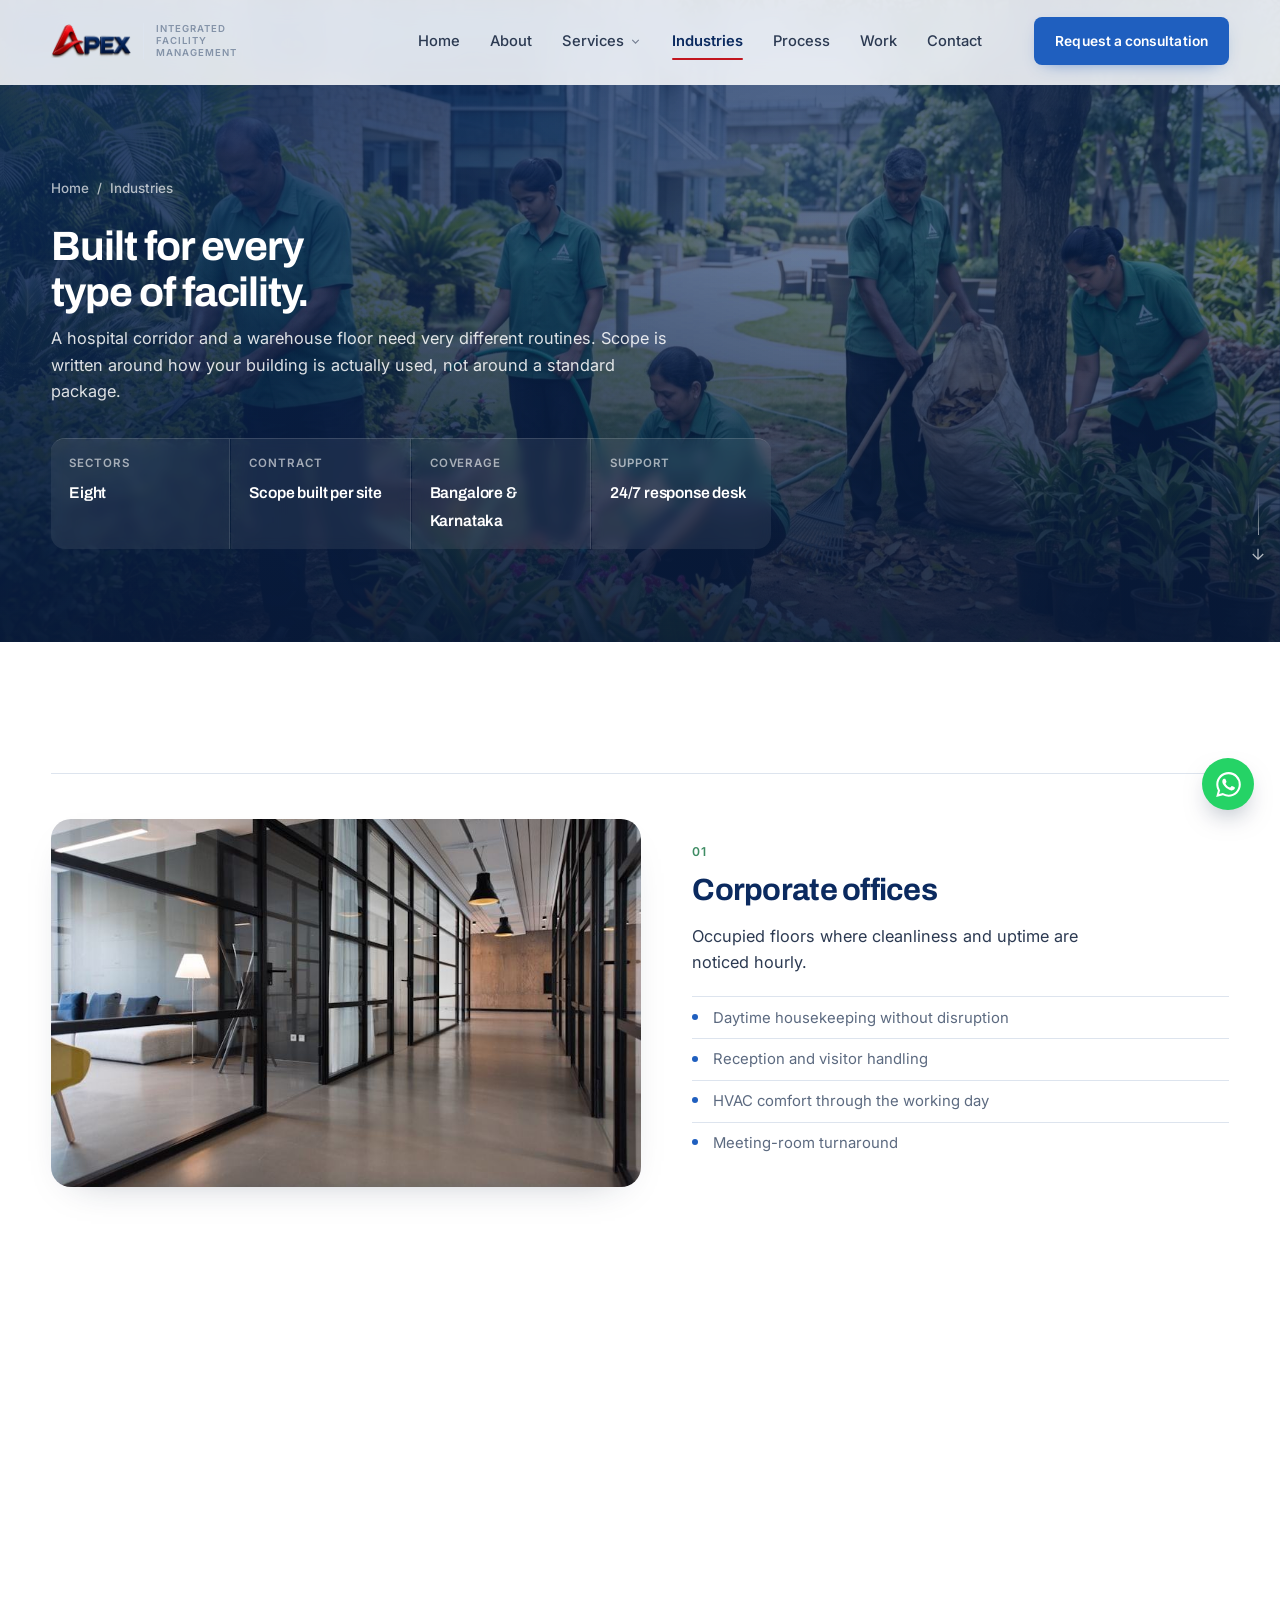
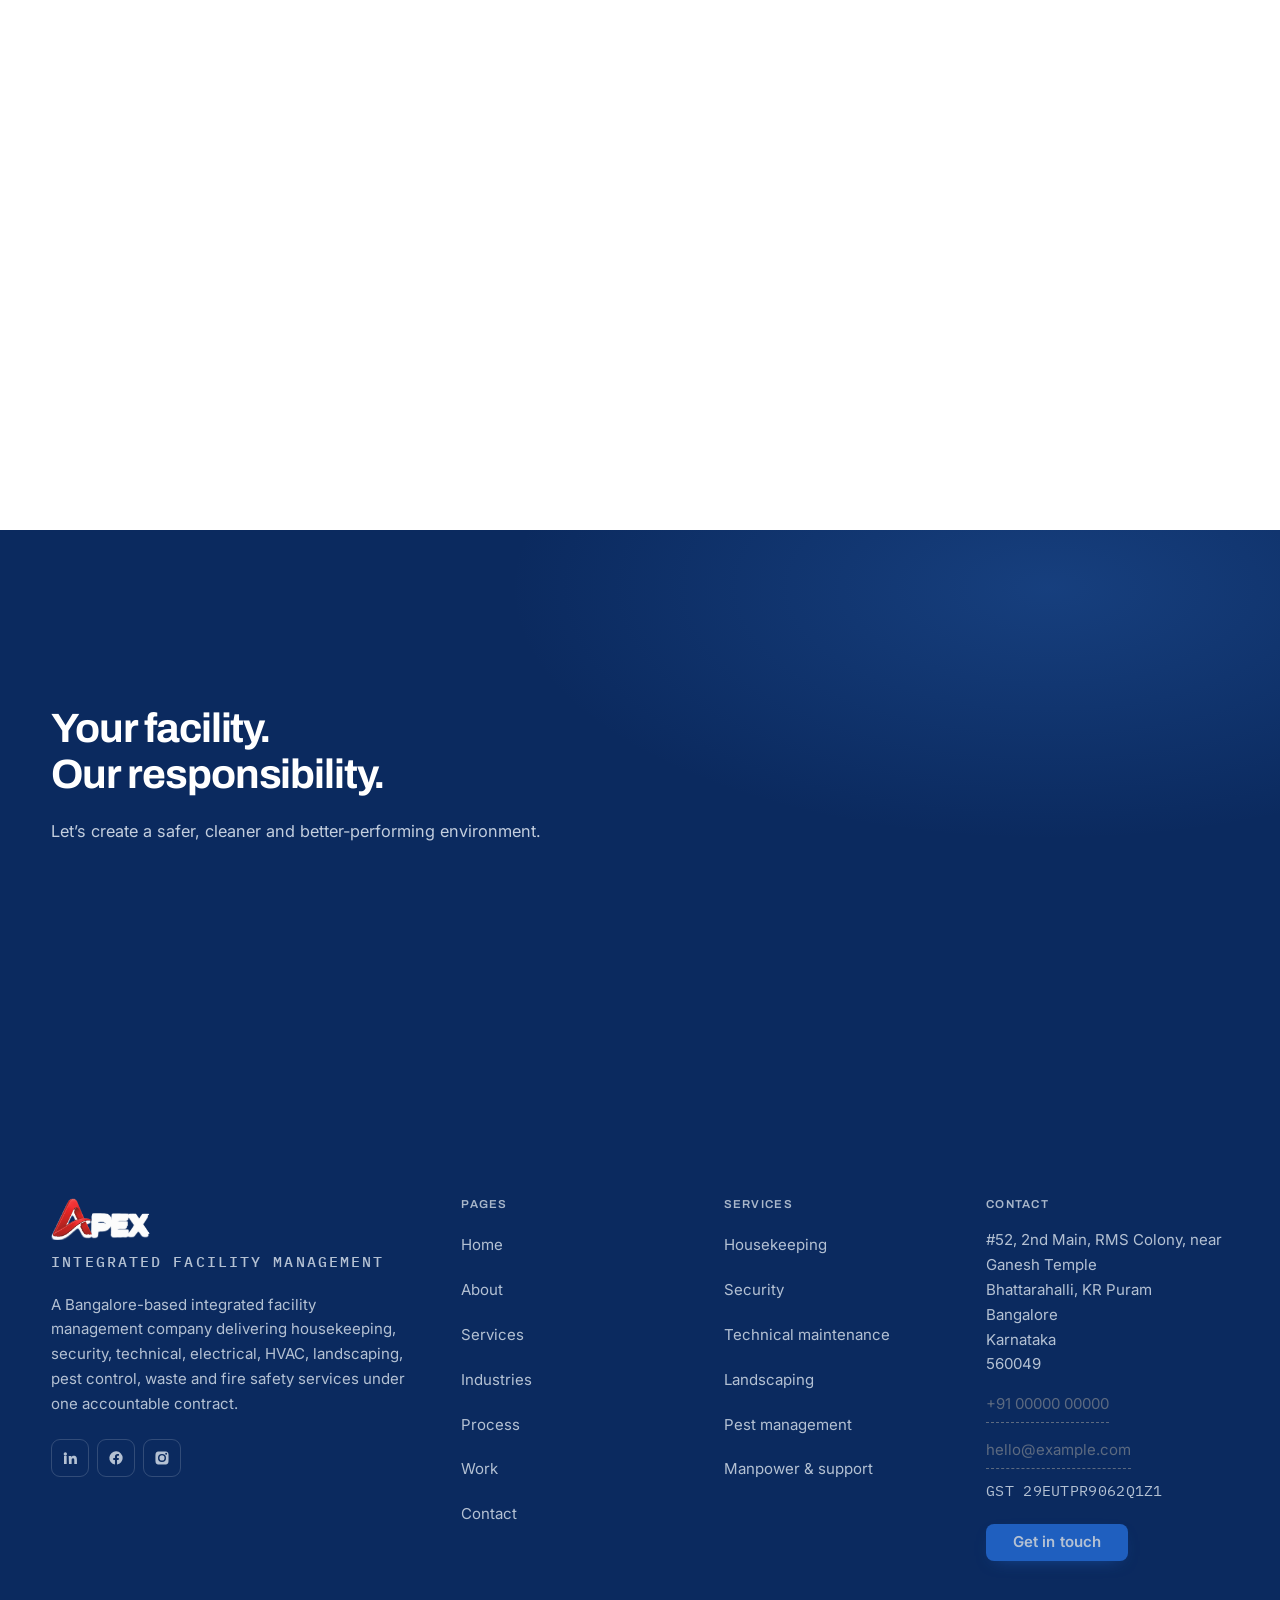
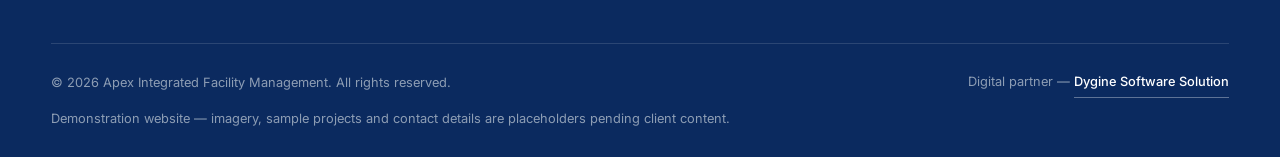
<file: industries.html>
<!DOCTYPE html>
<html lang="en" class="no-js p-industries">
<head>
<meta charset="UTF-8">
<meta name="viewport" content="width=device-width, initial-scale=1">
<title>Industries | Apex Integrated Facility Management</title>
<meta name="description" content="Facility management for corporate, healthcare, residential, hospitality, education, industrial, retail and warehousing facilities in Bangalore.">
<link rel="canonical" href="https://example.com/industries.html">
<meta name="theme-color" content="#0B2A5F">
<meta property="og:type" content="website">
<meta property="og:title" content="Industries | Apex Integrated Facility Management">
<meta property="og:description" content="Facility management for corporate, healthcare, residential, hospitality, education, industrial, retail and warehousing facilities in Bangalore.">
<meta property="og:image" content="assets/images/ind-hospital.jpg">
<meta property="og:url" content="https://example.com/industries.html">
<meta name="twitter:card" content="summary_large_image">
<link rel="icon" type="image/png" href="assets/icons/favicon.png">
<link rel="apple-touch-icon" href="assets/icons/favicon.png">
<link rel="preconnect" href="https://fonts.googleapis.com">
<link rel="preconnect" href="https://fonts.gstatic.com" crossorigin>
<link href="https://fonts.googleapis.com/css2?family=Archivo:wdth,wght@62..125,400..900&family=IBM+Plex+Mono:wght@400;500&family=Inter:wght@400;500;600;700&display=swap" rel="stylesheet">
<link rel="stylesheet" href="css/style.css">
<link rel="stylesheet" href="css/components.css">
<link rel="stylesheet" href="css/responsive.css">
<link rel="stylesheet" href="css/page-accent.css">
<!-- Structured data. Add telephone, email and streetAddress here once
     confirmed — do not publish values that are not real. -->
<script type="application/ld+json">
{
  "@context": "https://schema.org",
  "@type": "ProfessionalService",
  "name": "Apex Integrated Facility Management",
  "description": "Integrated facility management in Bengaluru: housekeeping, security, technical maintenance, landscaping, pest management and support manpower under one contract.",
  "url": "https://example.com/",
  "logo": "https://example.com/assets/brand/apex-logo.png",
  "areaServed": {
    "@type": "City",
    "name": "Bengaluru"
  },
  "address": {
    "@type": "PostalAddress",
    "streetAddress": "#52, 2nd Main, RMS Colony, near Ganesh Temple, Bhattarahalli, KR Puram",
    "addressLocality": "Bangalore",
    "addressRegion": "Karnataka",
    "postalCode": "560049",
    "addressCountry": "IN"
  },
  "taxID": "29EUTPR9062Q1Z1",
  "knowsAbout": [
    "Integrated facility management",
    "Housekeeping services",
    "Security services",
    "Technical maintenance",
    "Landscaping",
    "Pest management",
    "Facility manpower"
  ]
}
</script>
<script type="application/ld+json">
{
  "@context": "https://schema.org",
  "@type": "BreadcrumbList",
  "itemListElement": [
    {
      "@type": "ListItem",
      "position": 1,
      "name": "Home",
      "item": "https://example.com/"
    },
    {
      "@type": "ListItem",
      "position": 2,
      "name": "Industries",
      "item": "https://example.com/industries.html"
    }
  ]
}
</script>
</head>
<body>
<a class="skip" href="#main">Skip to content</a>

<!-- ══ NAVIGATION ══════════════════════════════════════════════════════ -->
<header class="nav" id="nav">
  <div class="wrap-wide nav-in">
    <a href="index.html" class="nav-logo" aria-label="Apex Integrated Facility Management, home">
      <img src="assets/brand/apex-wordmark.png" alt="Apex" width="330" height="140">
      <span class="nav-word">Integrated Facility Management</span>
    </a>
    <nav class="nav-menu" aria-label="Primary">
      <a class="nav-a" href="index.html">Home</a>
      <a class="nav-a" href="about.html">About</a>

      <div class="nav-drop" data-drop>
        <a class="nav-a nav-drop-btn" href="services.html" aria-expanded="false" aria-haspopup="true">Services
          <svg class="chev" viewBox="0 0 24 24" fill="none" stroke="currentColor" stroke-width="2" aria-hidden="true"><path d="M6 9l6 6 6-6"/></svg>
        </a>
        <div class="nav-drop-panel" role="menu">
          <div class="nav-drop-head">
            <p>What we manage</p>
            <a href="services.html">All services
              <svg class="arw" viewBox="0 0 24 24" fill="none" stroke="currentColor" stroke-width="1.8" aria-hidden="true"><path d="M5 12h14M12 5l7 7-7 7"/></svg>
            </a>
          </div>
          <ul class="nav-drop-list">
          <li><a href="services.html#service-housekeeping"><b>Housekeeping</b><span>Daily cleaning, restrooms, waste, facade</span></a></li>
          <li><a href="services.html#service-security"><b>Security</b><span>Manned guarding, access, patrols</span></a></li>
          <li><a href="services.html#service-technical"><b>Technical maintenance</b><span>Electrical, plumbing, HVAC, DG</span></a></li>
          <li><a href="services.html#service-landscaping"><b>Landscaping</b><span>Grounds, planting, irrigation</span></a></li>
          <li><a href="services.html#service-pest"><b>Pest management</b><span>Scheduled treatment and monitoring</span></a></li>
          <li><a href="services.html#service-manpower"><b>Manpower &amp; support</b><span>Pantry, front desk, helpdesk</span></a></li>
          </ul>
        </div>
      </div>

      <a class="nav-a current" href="industries.html">Industries</a>
      <a class="nav-a" href="process.html">Process</a>
      <a class="nav-a" href="work.html">Work</a>
      <a class="nav-a" href="contact.html">Contact</a>
    </nav>
    <a href="contact.html" class="btn btn-solid nav-cta">Request a consultation</a>
    <button class="burger" id="burger" aria-label="Open menu" aria-expanded="false" aria-controls="panel"><span></span></button>
  </div>
  <div class="progress" id="progress"></div>
</header>

<div class="panel" id="panel">
  <ul class="panel-list">
    <li><a href="index.html">Home</a></li>
    <li><a href="about.html">About</a></li>
    <li class="panel-has-sub">
      <div class="panel-row">
        <a href="services.html">Services</a>
        <button class="panel-toggle" id="panelSvcToggle" aria-expanded="false" aria-controls="panelSvcSub" aria-label="Show all services">
          <svg viewBox="0 0 24 24" fill="none" stroke="currentColor" stroke-width="2" aria-hidden="true"><path d="M6 9l6 6 6-6"/></svg>
        </button>
      </div>
      <ul class="panel-sub" id="panelSvcSub">
        <li><a href="services.html#service-housekeeping">Housekeeping</a></li>
        <li><a href="services.html#service-security">Security</a></li>
        <li><a href="services.html#service-technical">Technical maintenance</a></li>
        <li><a href="services.html#service-landscaping">Landscaping</a></li>
        <li><a href="services.html#service-pest">Pest management</a></li>
        <li><a href="services.html#service-manpower">Manpower &amp; support</a></li>
        <li><a href="services.html" class="panel-sub-all">All services</a></li>
      </ul>
    </li>
    <li><a href="industries.html">Industries</a></li>
    <li><a href="process.html">Process</a></li>
    <li><a href="work.html">Work</a></li>
    <li><a href="contact.html">Contact</a></li>
  </ul>
  <div class="panel-foot">
    <a data-cfg-tel>+91 00000 00000</a>
    <a data-cfg-mail>hello@example.com</a>
    <a data-cfg-wa target="_blank" rel="noopener">WhatsApp</a>
  </div>
</div>

<main id="main">
<section class="phero" id="top">
  <figure class="phero-bg"><img loading="eager" decoding="async" src="assets/images/staff/staff-landscape-team.jpg" alt="Apex landscaping team maintaining the grounds of a corporate campus" width="1600" height="1100" fetchpriority="high"></figure>
  <div class="phero-veil" aria-hidden="true"></div>
  <div class="wrap phero-in">
    <div class="phero-copy">
    <p class="crumb"><a href="index.html">Home</a> &nbsp;/&nbsp; Industries</p>
    <h1 class="d2 lines"><span class="line"><span>Built for every</span></span><span class="line"><span>type of facility.</span></span></h1>
    <p class="lede" style="margin-top:26px" data-anim="up">A hospital corridor and a warehouse floor need very different routines. Scope is written around how your building is actually used, not around a standard package.</p>
    <div class="phero-meta" data-anim="up" data-delay="0.1">
        <div><span>Sectors</span><b>Eight</b></div>
        <div><span>Contract</span><b>Scope built per site</b></div>
        <div><span>Coverage</span><b>Bangalore &amp; Karnataka</b></div>
        <div><span>Support</span><b>24/7 response desk</b></div>
    </div>
    </div>
    <a class="phero-scroll" href="#main-body" aria-label="Scroll to content">
      <span></span>
      <svg viewBox="0 0 24 24" fill="none" stroke="currentColor" stroke-width="1.6" aria-hidden="true"><path d="M12 5v14M5 12l7 7 7-7"/></svg>
    </a>
  </div>
</section>
<section class="section" id="main-body">
  <div class="wrap">
    <div class="indc-grid" data-render="industries-grid">
      <noscript><p class="lede">Enable JavaScript to see every facility type, or <a href="contact.html">tell us about yours</a>.</p></noscript>
    </div>
  </div>
</section>
<section class="cta">
  <div class="wrap cta-in">
    <div class="cta-grid">
      <div>
<h2 class="d2 lines"><span class="line"><span>Your facility.</span></span><span class="line"><span class="hollow">Our responsibility.</span></span></h2>
    <p class="lede" data-anim="up" data-delay="0.1">Let&rsquo;s create a safer, cleaner and better-performing environment.</p>
    <div class="cta-actions" data-anim="up" data-delay="0.15">
      <a href="contact.html" class="btn btn-solid">Request a consultation
        <svg class="arw" viewBox="0 0 24 24" fill="none" stroke="currentColor" stroke-width="1.8" aria-hidden="true"><path d="M5 12h14M12 5l7 7-7 7"/></svg></a>
      <a href="contact.html" class="btn btn-line">Contact Apex</a>
    </div>
      </div>
      <div class="cta-shot img-reveal"><img src="assets/images/staff/staff-landscape-team.jpg" alt="Apex teams at work on a client facility" loading="lazy" decoding="async"></div>
    </div>
  </div>
</section>
</main>
<!-- ══ FOOTER ══════════════════════════════════════════════════════════ -->
<footer class="footer">
  <div class="wrap">
    <div class="foot-top">
      <div class="foot-brand">
        <img class="foot-logo" src="assets/brand/apex-wordmark-reverse.png" alt="Apex" width="330" height="140">
        <p class="foot-descriptor">Integrated Facility Management</p>
        <p>A Bangalore-based integrated facility management company delivering housekeeping, security, technical, electrical, HVAC, landscaping, pest control, waste and fire safety services under one accountable contract.</p>
        <ul class="socials">
          <li><a href="#top" aria-label="LinkedIn"><svg viewBox="0 0 24 24" fill="currentColor" aria-hidden="true"><path d="M4.98 3.5a2.5 2.5 0 1 1 0 5 2.5 2.5 0 0 1 0-5M3 9h4v12H3zm7 0h3.8v1.7h.05c.53-1 1.83-2.05 3.77-2.05 4.03 0 4.78 2.65 4.78 6.1V21h-4v-5.5c0-1.3-.02-3-1.83-3-1.84 0-2.12 1.43-2.12 2.9V21h-4z"/></svg></a></li>
          <li><a href="#top" aria-label="Facebook"><svg viewBox="0 0 24 24" fill="currentColor" aria-hidden="true"><path d="M22 12a10 10 0 1 0-11.56 9.88v-6.99H7.9V12h2.54V9.8c0-2.5 1.5-3.89 3.77-3.89 1.09 0 2.24.2 2.24.2v2.46h-1.26c-1.24 0-1.63.77-1.63 1.56V12h2.78l-.45 2.89h-2.33v6.99A10 10 0 0 0 22 12"/></svg></a></li>
          <li><a href="#top" aria-label="Instagram"><svg viewBox="0 0 24 24" fill="currentColor" fill-rule="evenodd" aria-hidden="true"><path d="M12 2.16c3.2 0 3.58.01 4.85.07 1.17.05 1.8.25 2.23.41.56.22.96.48 1.38.9s.68.82.9 1.38c.16.42.36 1.06.41 2.23.06 1.27.07 1.65.07 4.85s-.01 3.58-.07 4.85c-.05 1.17-.25 1.8-.41 2.23-.22.56-.48.96-.9 1.38s-.82.68-1.38.9c-.42.16-1.06.36-2.23.41-1.27.06-1.65.07-4.85.07s-3.58-.01-4.85-.07c-1.17-.05-1.8-.25-2.23-.41-.56-.22-.96-.48-1.38-.9s-.68-.82-.9-1.38c-.16-.42-.36-1.06-.41-2.23C2.17 15.58 2.16 15.2 2.16 12s.01-3.58.07-4.85c.05-1.17.25-1.8.41-2.23.22-.56.48-.96.9-1.38s.82-.68 1.38-.9c.42-.16 1.06-.36 2.23-.41C8.42 2.17 8.8 2.16 12 2.16m0 3.68a6 6 0 1 1 0 12 6 6 0 0 1 0-12m0 2.16a3.84 3.84 0 1 0 0 7.68 3.84 3.84 0 0 0 0-7.68m6.24-3.86a1.44 1.44 0 1 1 0 2.88 1.44 1.44 0 0 1 0-2.88"/></svg></a></li>
        </ul>
      </div>

      <nav class="foot-col" aria-label="Pages">
        <h3>Pages</h3>
        <ul>
          <li><a href="index.html">Home</a></li>
          <li><a href="about.html">About</a></li>
          <li><a href="services.html">Services</a></li>
          <li><a href="industries.html">Industries</a></li>
          <li><a href="process.html">Process</a></li>
          <li><a href="work.html">Work</a></li>
          <li><a href="contact.html">Contact</a></li>
        </ul>
      </nav>

      <nav class="foot-col" aria-label="Services">
        <h3>Services</h3>
        <ul>
          <li><a href="services.html#service-housekeeping">Housekeeping</a></li>
          <li><a href="services.html#service-security">Security</a></li>
          <li><a href="services.html#service-technical">Technical maintenance</a></li>
          <li><a href="services.html#service-landscaping">Landscaping</a></li>
          <li><a href="services.html#service-pest">Pest management</a></li>
          <li><a href="services.html#service-manpower">Manpower &amp; support</a></li>
        </ul>
      </nav>

      <div class="foot-col foot-contact">
        <h3>Contact</h3>
        <ul>
          <li data-cfg-address>Bengaluru, Karnataka</li>
          <li><a data-cfg-tel>+91 00000 00000</a></li>
          <li><a data-cfg-mail>hello@example.com</a></li>
          <li class="foot-gst">GST <span data-cfg-gst>29EUTPR9062Q1Z1</span></li>
        </ul>
        <p style="margin-top:20px"><a href="contact.html" class="btn btn-solid">Get in touch</a></p>
      </div>
    </div>

    <div class="foot-bottom">
      <p>&copy; <span data-year>2026</span> Apex Integrated Facility Management. All rights reserved.</p>
      <p class="foot-credit">Digital partner &mdash; <a href="https://dygine.com" target="_blank" rel="noopener">Dygine Software Solution</a></p>
      <p class="demo-only">Demonstration website &mdash; imagery, sample projects and contact details are placeholders pending client content.</p>
    </div>
  </div>
</footer>

<!-- WhatsApp — number comes from js/config.js -->
<a class="wa-float" data-cfg-wa target="_blank" rel="noopener" aria-label="Message Apex on WhatsApp"><svg viewBox="0 0 24 24" fill="currentColor" aria-hidden="true"><path d="M17.47 14.38c-.3-.15-1.76-.87-2.03-.97s-.47-.15-.67.15-.77.96-.94 1.16-.35.22-.65.07a8.2 8.2 0 0 1-2.4-1.48 9 9 0 0 1-1.66-2.07c-.17-.3 0-.46.13-.6s.3-.35.45-.53.2-.3.3-.5 0-.37-.03-.52-.67-1.62-.92-2.22-.49-.5-.67-.51h-.57a1.1 1.1 0 0 0-.79.37 3.32 3.32 0 0 0-1.04 2.47 5.77 5.77 0 0 0 1.21 3.06 13.2 13.2 0 0 0 5.05 4.46c.7.3 1.26.49 1.69.63a4.06 4.06 0 0 0 1.86.12 3.05 3.05 0 0 0 2-1.41 2.47 2.47 0 0 0 .17-1.41c-.07-.13-.27-.2-.57-.35z"/><path d="M12.04 2A9.94 9.94 0 0 0 3.6 17.2L2 22l4.94-1.55A9.94 9.94 0 1 0 12.04 2m0 1.8a8.14 8.14 0 1 1-4.24 15.1l-.3-.18-2.94.92.93-2.86-.2-.31a8.14 8.14 0 0 1 6.75-12.67" /></svg></a>

<script src="js/config.js"></script>
<script src="js/data.js" defer></script>
<script src="js/render.js" defer></script>
<script src="js/main.js" defer></script>
<script src="js/animations.js" defer></script>
</body>
</html>
</file>
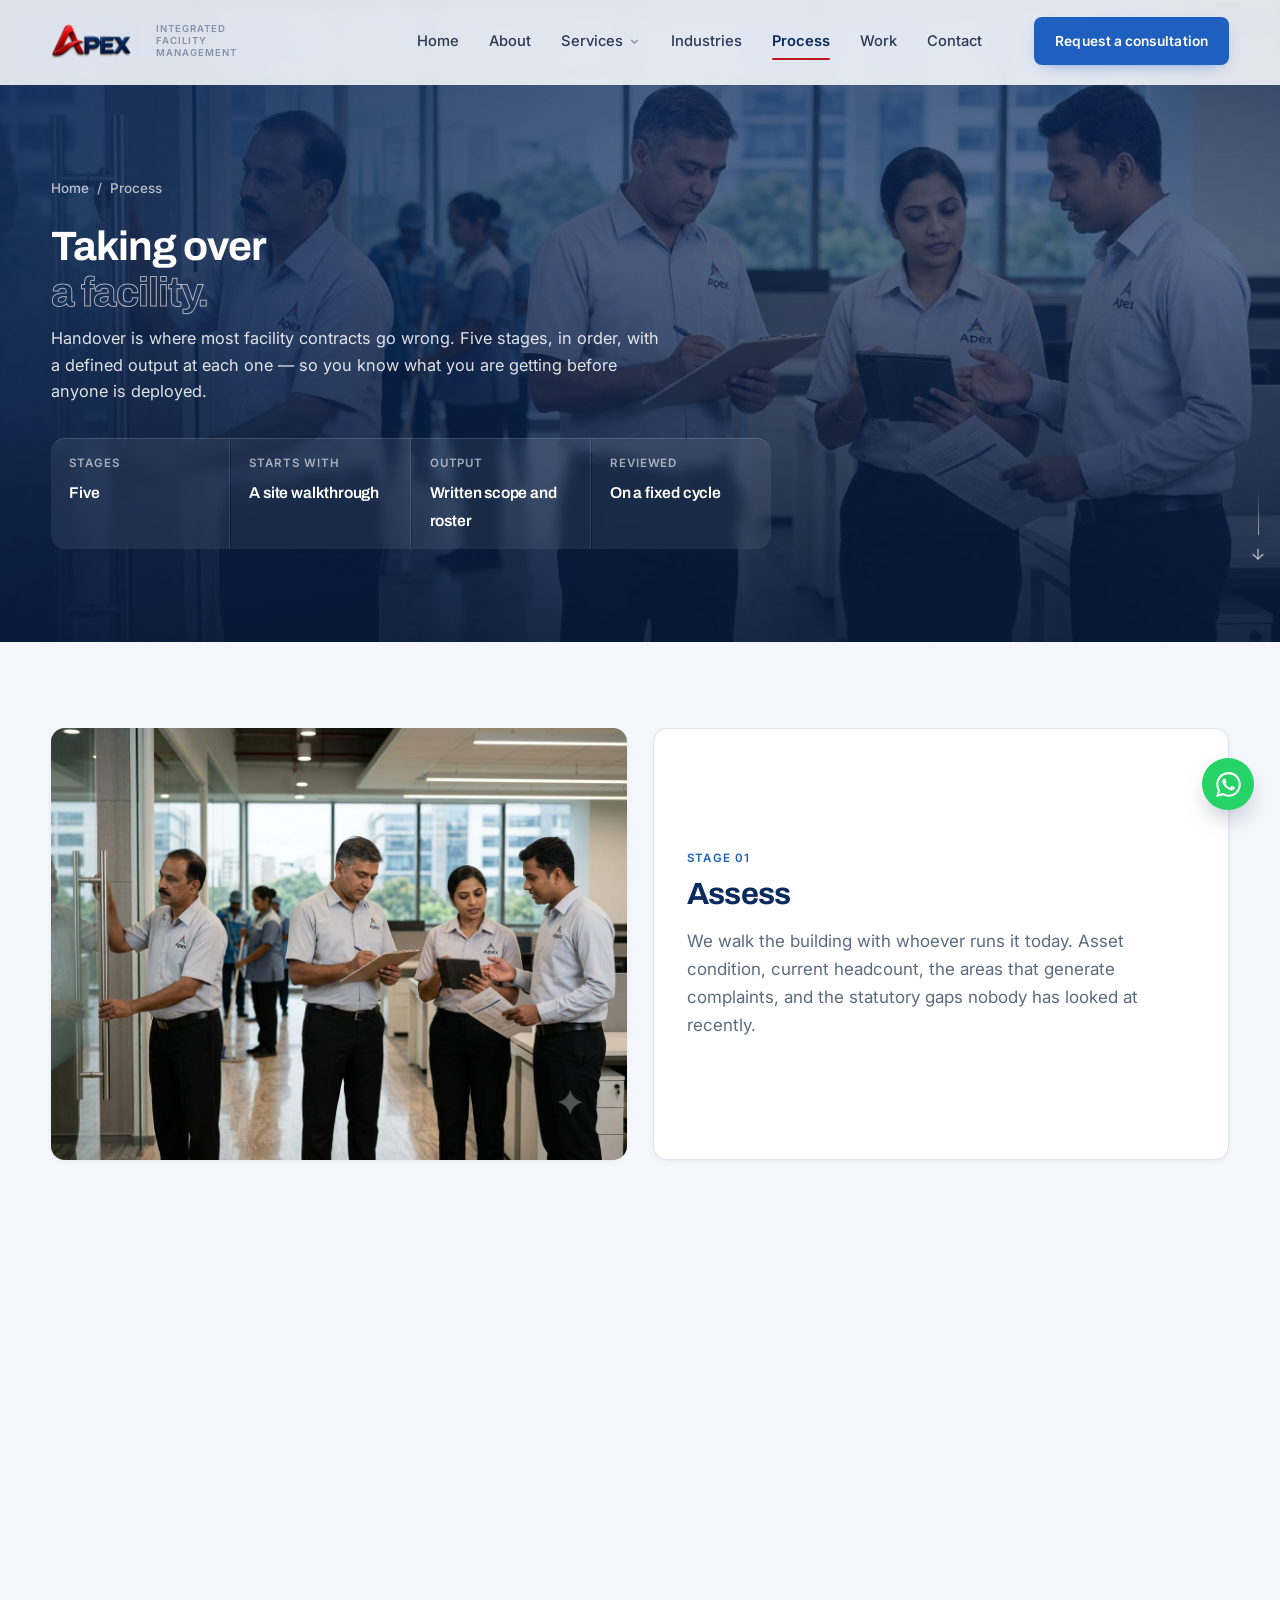
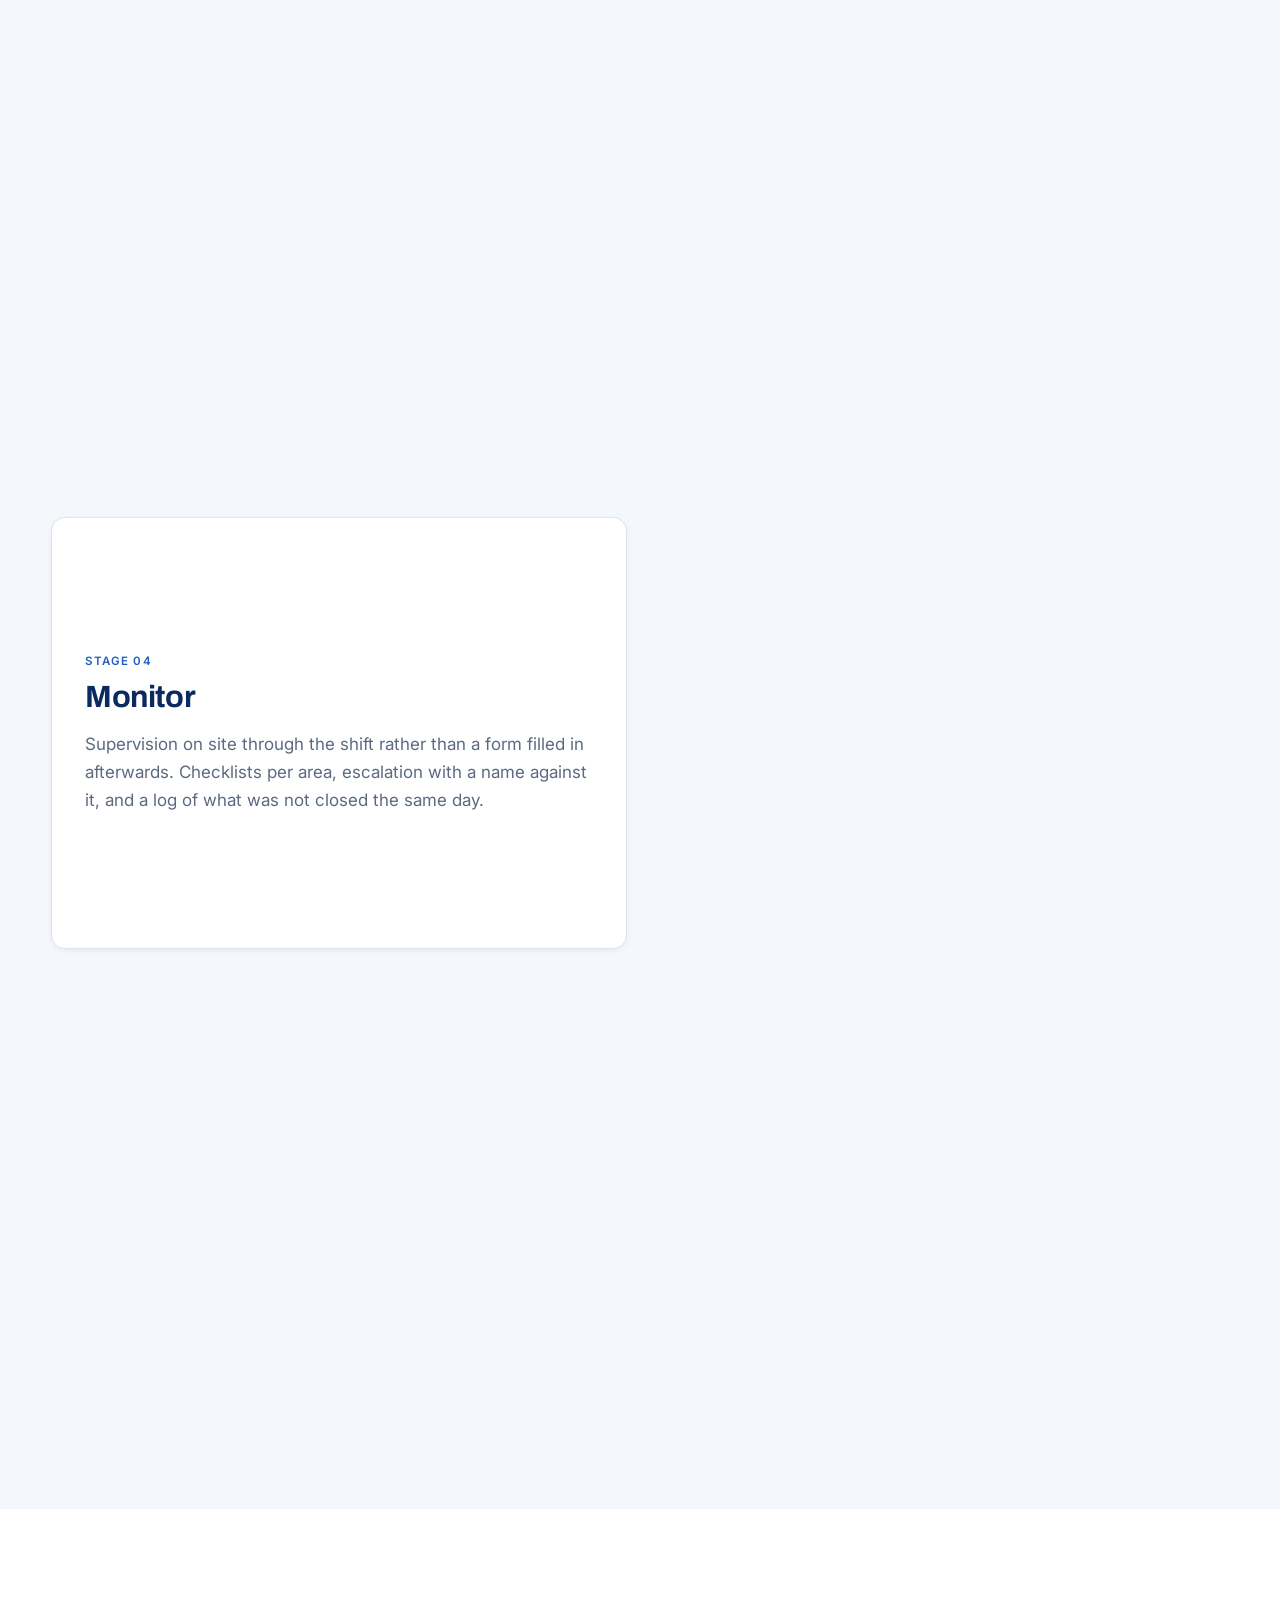
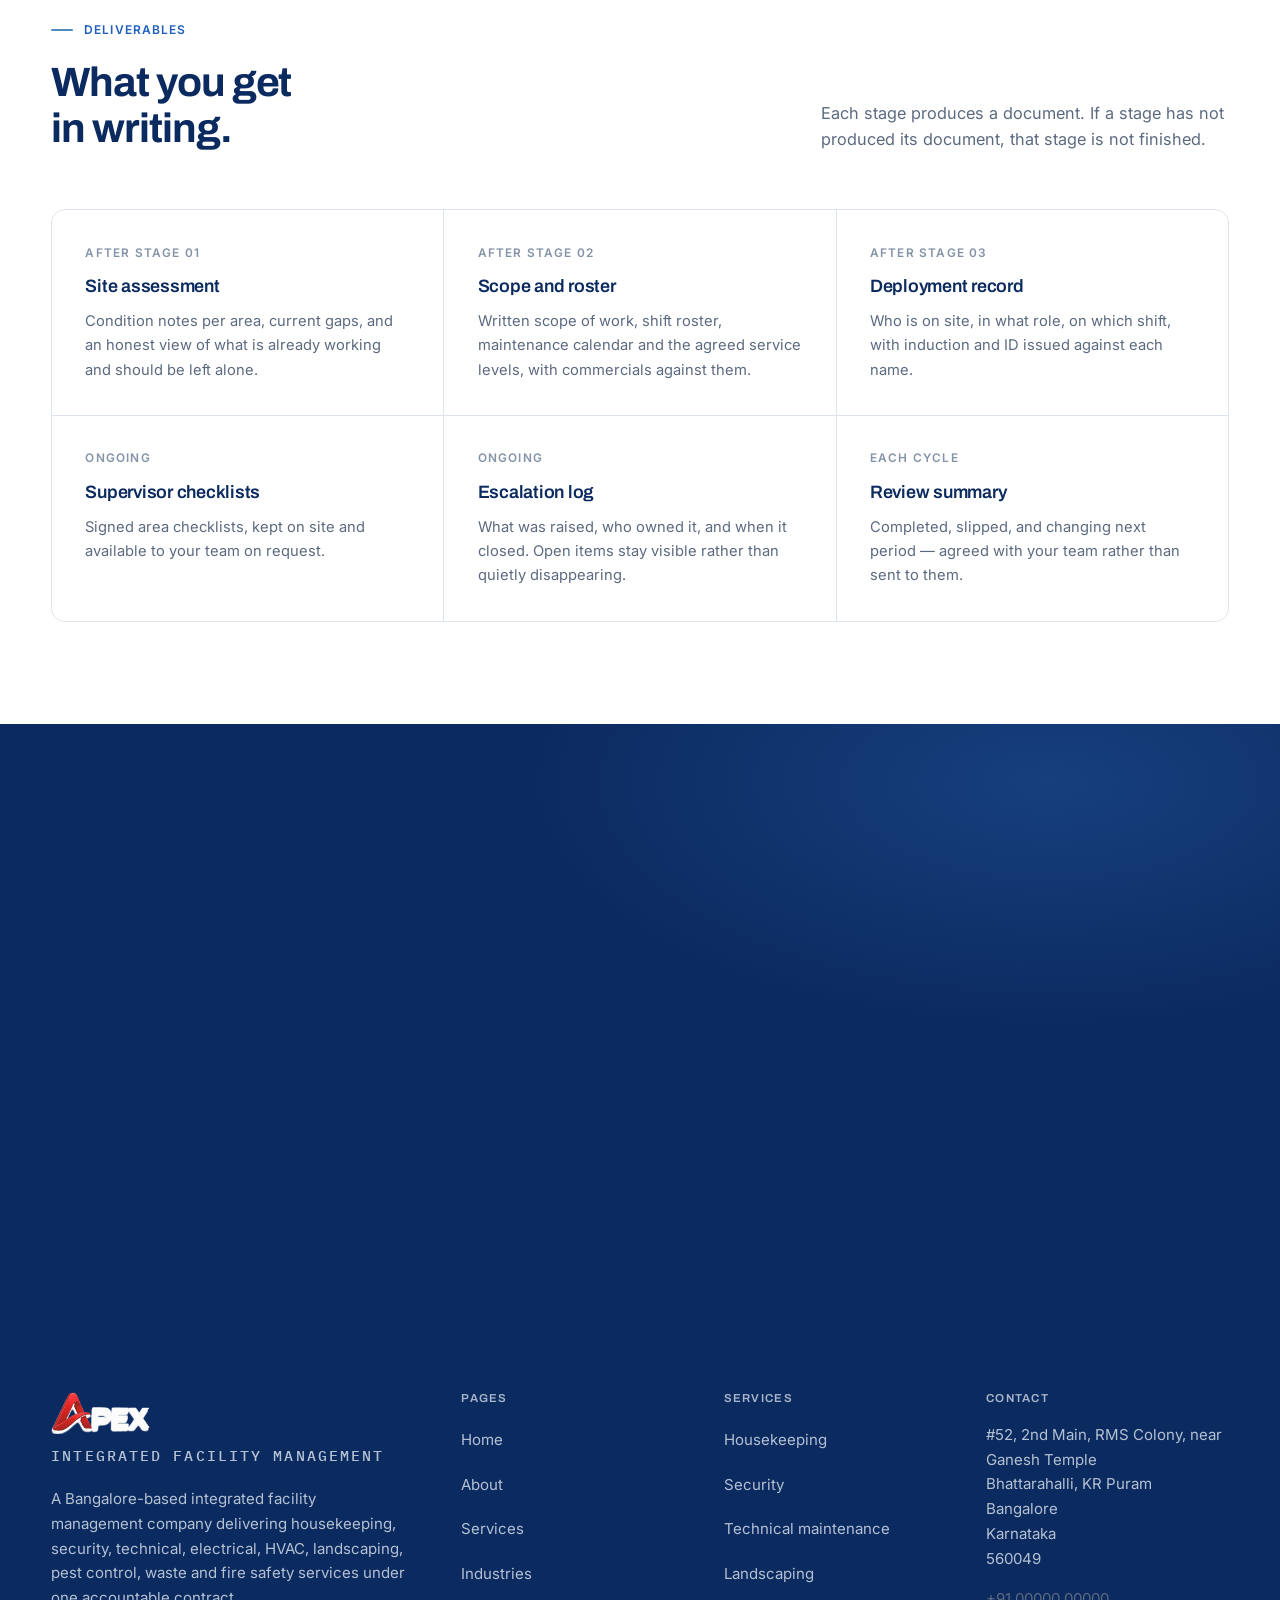
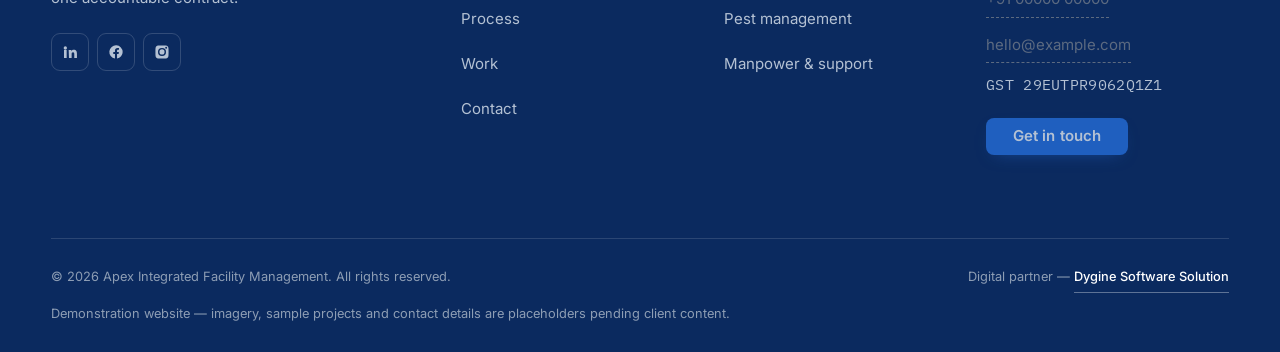
<file: process.html>
<!DOCTYPE html>
<html lang="en" class="no-js p-process">
<head>
<meta charset="UTF-8">
<meta name="viewport" content="width=device-width, initial-scale=1">
<title>Our Process | Apex Integrated Facility Management</title>
<meta name="description" content="How Apex takes over a facility: assess, plan, deploy, monitor and improve, with a written deliverable at every stage.">
<link rel="canonical" href="https://example.com/process.html">
<meta name="theme-color" content="#0B2A5F">
<meta property="og:type" content="website">
<meta property="og:title" content="Our Process | Apex Integrated Facility Management">
<meta property="og:description" content="How Apex takes over a facility: assess, plan, deploy, monitor and improve, with a written deliverable at every stage.">
<meta property="og:image" content="assets/images/staff/staff-supervisor.jpg">
<meta property="og:url" content="https://example.com/process.html">
<meta name="twitter:card" content="summary_large_image">
<link rel="icon" type="image/png" href="assets/icons/favicon.png">
<link rel="apple-touch-icon" href="assets/icons/favicon.png">
<link rel="preconnect" href="https://fonts.googleapis.com">
<link rel="preconnect" href="https://fonts.gstatic.com" crossorigin>
<link href="https://fonts.googleapis.com/css2?family=Archivo:wdth,wght@62..125,400..900&family=IBM+Plex+Mono:wght@400;500&family=Inter:wght@400;500;600;700&display=swap" rel="stylesheet">
<link rel="stylesheet" href="css/style.css">
<link rel="stylesheet" href="css/components.css">
<link rel="stylesheet" href="css/responsive.css">
<link rel="stylesheet" href="css/page-accent.css">
<!-- Structured data. Add telephone, email and streetAddress here once
     confirmed — do not publish values that are not real. -->
<script type="application/ld+json">
{
  "@context": "https://schema.org",
  "@type": "ProfessionalService",
  "name": "Apex Integrated Facility Management",
  "description": "Integrated facility management in Bengaluru: housekeeping, security, technical maintenance, landscaping, pest management and support manpower under one contract.",
  "url": "https://example.com/",
  "logo": "https://example.com/assets/brand/apex-logo.png",
  "areaServed": {
    "@type": "City",
    "name": "Bengaluru"
  },
  "address": {
    "@type": "PostalAddress",
    "streetAddress": "#52, 2nd Main, RMS Colony, near Ganesh Temple, Bhattarahalli, KR Puram",
    "addressLocality": "Bangalore",
    "addressRegion": "Karnataka",
    "postalCode": "560049",
    "addressCountry": "IN"
  },
  "taxID": "29EUTPR9062Q1Z1",
  "knowsAbout": [
    "Integrated facility management",
    "Housekeeping services",
    "Security services",
    "Technical maintenance",
    "Landscaping",
    "Pest management",
    "Facility manpower"
  ]
}
</script>
<script type="application/ld+json">
{
  "@context": "https://schema.org",
  "@type": "BreadcrumbList",
  "itemListElement": [
    {
      "@type": "ListItem",
      "position": 1,
      "name": "Home",
      "item": "https://example.com/"
    },
    {
      "@type": "ListItem",
      "position": 2,
      "name": "Process",
      "item": "https://example.com/process.html"
    }
  ]
}
</script>
</head>
<body>
<a class="skip" href="#main">Skip to content</a>

<!-- ══ NAVIGATION ══════════════════════════════════════════════════════ -->
<header class="nav" id="nav">
  <div class="wrap-wide nav-in">
    <a href="index.html" class="nav-logo" aria-label="Apex Integrated Facility Management, home">
      <img src="assets/brand/apex-wordmark.png" alt="Apex" width="330" height="140">
      <span class="nav-word">Integrated Facility Management</span>
    </a>
    <nav class="nav-menu" aria-label="Primary">
      <a class="nav-a" href="index.html">Home</a>
      <a class="nav-a" href="about.html">About</a>

      <div class="nav-drop" data-drop>
        <a class="nav-a nav-drop-btn" href="services.html" aria-expanded="false" aria-haspopup="true">Services
          <svg class="chev" viewBox="0 0 24 24" fill="none" stroke="currentColor" stroke-width="2" aria-hidden="true"><path d="M6 9l6 6 6-6"/></svg>
        </a>
        <div class="nav-drop-panel" role="menu">
          <div class="nav-drop-head">
            <p>What we manage</p>
            <a href="services.html">All services
              <svg class="arw" viewBox="0 0 24 24" fill="none" stroke="currentColor" stroke-width="1.8" aria-hidden="true"><path d="M5 12h14M12 5l7 7-7 7"/></svg>
            </a>
          </div>
          <ul class="nav-drop-list">
          <li><a href="services.html#service-housekeeping"><b>Housekeeping</b><span>Daily cleaning, restrooms, waste, facade</span></a></li>
          <li><a href="services.html#service-security"><b>Security</b><span>Manned guarding, access, patrols</span></a></li>
          <li><a href="services.html#service-technical"><b>Technical maintenance</b><span>Electrical, plumbing, HVAC, DG</span></a></li>
          <li><a href="services.html#service-landscaping"><b>Landscaping</b><span>Grounds, planting, irrigation</span></a></li>
          <li><a href="services.html#service-pest"><b>Pest management</b><span>Scheduled treatment and monitoring</span></a></li>
          <li><a href="services.html#service-manpower"><b>Manpower &amp; support</b><span>Pantry, front desk, helpdesk</span></a></li>
          </ul>
        </div>
      </div>

      <a class="nav-a" href="industries.html">Industries</a>
      <a class="nav-a current" href="process.html">Process</a>
      <a class="nav-a" href="work.html">Work</a>
      <a class="nav-a" href="contact.html">Contact</a>
    </nav>
    <a href="contact.html" class="btn btn-solid nav-cta">Request a consultation</a>
    <button class="burger" id="burger" aria-label="Open menu" aria-expanded="false" aria-controls="panel"><span></span></button>
  </div>
  <div class="progress" id="progress"></div>
</header>

<div class="panel" id="panel">
  <ul class="panel-list">
    <li><a href="index.html">Home</a></li>
    <li><a href="about.html">About</a></li>
    <li class="panel-has-sub">
      <div class="panel-row">
        <a href="services.html">Services</a>
        <button class="panel-toggle" id="panelSvcToggle" aria-expanded="false" aria-controls="panelSvcSub" aria-label="Show all services">
          <svg viewBox="0 0 24 24" fill="none" stroke="currentColor" stroke-width="2" aria-hidden="true"><path d="M6 9l6 6 6-6"/></svg>
        </button>
      </div>
      <ul class="panel-sub" id="panelSvcSub">
        <li><a href="services.html#service-housekeeping">Housekeeping</a></li>
        <li><a href="services.html#service-security">Security</a></li>
        <li><a href="services.html#service-technical">Technical maintenance</a></li>
        <li><a href="services.html#service-landscaping">Landscaping</a></li>
        <li><a href="services.html#service-pest">Pest management</a></li>
        <li><a href="services.html#service-manpower">Manpower &amp; support</a></li>
        <li><a href="services.html" class="panel-sub-all">All services</a></li>
      </ul>
    </li>
    <li><a href="industries.html">Industries</a></li>
    <li><a href="process.html">Process</a></li>
    <li><a href="work.html">Work</a></li>
    <li><a href="contact.html">Contact</a></li>
  </ul>
  <div class="panel-foot">
    <a data-cfg-tel>+91 00000 00000</a>
    <a data-cfg-mail>hello@example.com</a>
    <a data-cfg-wa target="_blank" rel="noopener">WhatsApp</a>
  </div>
</div>

<main id="main">
<section class="phero" id="top">
  <figure class="phero-bg"><img loading="eager" decoding="async" src="assets/images/staff/staff-supervisor.jpg" alt="Apex supervisors walking a site during the first assessment" width="1600" height="1100" fetchpriority="high"></figure>
  <div class="phero-veil" aria-hidden="true"></div>
  <div class="wrap phero-in">
    <div class="phero-copy">
    <p class="crumb"><a href="index.html">Home</a> &nbsp;/&nbsp; Process</p>
    <h1 class="d2 lines"><span class="line"><span>Taking over</span></span><span class="line"><span class="hollow">a facility.</span></span></h1>
    <p class="lede" style="margin-top:26px" data-anim="up">Handover is where most facility contracts go wrong. Five stages, in order, with a defined output at each one &mdash; so you know what you are getting before anyone is deployed.</p>
    <div class="phero-meta" data-anim="up" data-delay="0.1">
      <div><span>Stages</span><b>Five</b></div>
      <div><span>Starts with</span><b>A site walkthrough</b></div>
      <div><span>Output</span><b>Written scope and roster</b></div>
      <div><span>Reviewed</span><b>On a fixed cycle</b></div>
    </div>
    </div>
    <a class="phero-scroll" href="#main-body" aria-label="Scroll to content">
      <span></span>
      <svg viewBox="0 0 24 24" fill="none" stroke="currentColor" stroke-width="1.6" aria-hidden="true"><path d="M12 5v14M5 12l7 7 7-7"/></svg>
    </a>
  </div>
</section>

<!-- ══ SCROLL SEQUENCE ═══════════════════════════════════════════════════ -->
<section class="sstory" id="main-body">
  <h2 class="sr-only">How Apex takes over a facility</h2>
  <div class="sstory-track" id="procTrack">
    <div class="sstory-pin">
      <div class="sstory-media" aria-hidden="true">
        <figure class="is-active"><img src="assets/images/staff/staff-supervisor.jpg" alt="" loading="lazy" decoding="async"></figure>
        <figure><img src="assets/images/staff/staff-management.jpg" alt="" loading="lazy" decoding="async"></figure>
        <figure><img src="assets/images/staff/staff-housekeeping-pair.jpg" alt="Apex supervisor monitoring housekeeping against the area checklist" loading="lazy" decoding="async"></figure>
        <figure><img src="assets/images/staff/staff-handover.jpg" alt="" loading="lazy" decoding="async"></figure>
        <figure><img src="assets/images/staff/staff-review.jpg" alt="" loading="lazy" decoding="async"></figure>
      </div>

      <div class="sstory-inner">
        <div class="sstory-stage">
          <article class="sstory-step is-active" data-step="0">
            <span class="mono">Stage 01</span>
            <h3>Assess</h3>
            <p>We walk the building with whoever runs it today. Asset condition, current headcount, the areas that generate complaints, and the statutory gaps nobody has looked at recently.</p>
          </article>
          <article class="sstory-step" data-step="1">
            <span class="mono">Stage 02</span>
            <h3>Plan</h3>
            <p>A written scope for your site: what gets cleaned and how often, how many people on which shifts, which equipment is on a maintenance calendar, and what the supervisor signs.</p>
          </article>
          <article class="sstory-step" data-step="2">
            <span class="mono">Stage 03</span>
            <h3>Deploy</h3>
            <p>Staff are inducted to your site before their first shift, not during it. Uniforms, ID cards, equipment and consumables arrive with them. Handover runs in parallel so nothing stops.</p>
          </article>
          <article class="sstory-step" data-step="3">
            <span class="mono">Stage 04</span>
            <h3>Monitor</h3>
            <p>Supervision on site through the shift rather than a form filled in afterwards. Checklists per area, escalation with a name against it, and a log of what was not closed the same day.</p>
          </article>
          <article class="sstory-step" data-step="4">
            <span class="mono">Stage 05</span>
            <h3>Improve</h3>
            <p>A review on a fixed cycle covering what was completed, what slipped and what changes next period. Recurring problems get a change to the plan, not a repeated apology.</p>
          </article>
        </div>
      </div>

      <div class="sstory-bar" aria-hidden="true">
        <i class="on"></i><i></i><i></i><i></i><i></i>
      </div>
    </div>
    <div class="sstory-spacer"></div><div class="sstory-spacer"></div>
    <div class="sstory-spacer"></div><div class="sstory-spacer"></div>
  </div>
</section>

<!-- ══ WHAT YOU RECEIVE ══════════════════════════════════════════════════ -->
<section class="section">
  <div class="wrap">
    <div class="sec-head">
      <div>
        <p class="eyebrow" data-anim="up">Deliverables</p>
        <h2 class="d2 lines"><span class="line"><span>What you get</span></span><span class="line"><span class="hollow">in writing.</span></span></h2>
      </div>
      <p class="lede" data-anim="up" data-delay="0.1">Each stage produces a document. If a stage has not produced its document, that stage is not finished.</p>
    </div>

    <div class="cmp-grid">
      <div class="cmp-cell" data-anim="up"><span class="mono">After stage 01</span><h3>Site assessment</h3><p>Condition notes per area, current gaps, and an honest view of what is already working and should be left alone.</p></div>
      <div class="cmp-cell" data-anim="up" data-delay="0.05"><span class="mono">After stage 02</span><h3>Scope and roster</h3><p>Written scope of work, shift roster, maintenance calendar and the agreed service levels, with commercials against them.</p></div>
      <div class="cmp-cell" data-anim="up" data-delay="0.1"><span class="mono">After stage 03</span><h3>Deployment record</h3><p>Who is on site, in what role, on which shift, with induction and ID issued against each name.</p></div>
      <div class="cmp-cell" data-anim="up" data-delay="0.15"><span class="mono">Ongoing</span><h3>Supervisor checklists</h3><p>Signed area checklists, kept on site and available to your team on request.</p></div>
      <div class="cmp-cell" data-anim="up" data-delay="0.2"><span class="mono">Ongoing</span><h3>Escalation log</h3><p>What was raised, who owned it, and when it closed. Open items stay visible rather than quietly disappearing.</p></div>
      <div class="cmp-cell" data-anim="up" data-delay="0.25"><span class="mono">Each cycle</span><h3>Review summary</h3><p>Completed, slipped, and changing next period &mdash; agreed with your team rather than sent to them.</p></div>
    </div>
  </div>
</section>

<section class="cta">
  <div class="wrap cta-in">
    <div class="cta-grid">
      <div>
<h2 class="d2 lines"><span class="line"><span>Start with</span></span><span class="line"><span class="hollow">a walkthrough.</span></span></h2>
    <p class="lede" style="margin-top:26px" data-anim="up">No proposal is written before someone has seen the building.</p>
    <p style="margin-top:34px" data-anim="up" data-delay="0.1">
      <a href="contact.html" class="btn btn-solid" data-cfg-cta="ctaText">Request a consultation</a>
    </p>
      </div>
      <div class="cta-shot img-reveal"><img src="assets/images/staff/staff-team.jpg" alt="Apex teams across housekeeping, landscaping, security, technical and pantry services" loading="lazy" decoding="async"></div>
    </div>
  </div>
</section>

</main>

<!-- ══ FOOTER ══════════════════════════════════════════════════════════ -->
<footer class="footer">
  <div class="wrap">
    <div class="foot-top">
      <div class="foot-brand">
        <img class="foot-logo" src="assets/brand/apex-wordmark-reverse.png" alt="Apex" width="330" height="140">
        <p class="foot-descriptor">Integrated Facility Management</p>
        <p>A Bangalore-based integrated facility management company delivering housekeeping, security, technical, electrical, HVAC, landscaping, pest control, waste and fire safety services under one accountable contract.</p>
        <ul class="socials">
          <li><a href="#top" aria-label="LinkedIn"><svg viewBox="0 0 24 24" fill="currentColor" aria-hidden="true"><path d="M4.98 3.5a2.5 2.5 0 1 1 0 5 2.5 2.5 0 0 1 0-5M3 9h4v12H3zm7 0h3.8v1.7h.05c.53-1 1.83-2.05 3.77-2.05 4.03 0 4.78 2.65 4.78 6.1V21h-4v-5.5c0-1.3-.02-3-1.83-3-1.84 0-2.12 1.43-2.12 2.9V21h-4z"/></svg></a></li>
          <li><a href="#top" aria-label="Facebook"><svg viewBox="0 0 24 24" fill="currentColor" aria-hidden="true"><path d="M22 12a10 10 0 1 0-11.56 9.88v-6.99H7.9V12h2.54V9.8c0-2.5 1.5-3.89 3.77-3.89 1.09 0 2.24.2 2.24.2v2.46h-1.26c-1.24 0-1.63.77-1.63 1.56V12h2.78l-.45 2.89h-2.33v6.99A10 10 0 0 0 22 12"/></svg></a></li>
          <li><a href="#top" aria-label="Instagram"><svg viewBox="0 0 24 24" fill="currentColor" fill-rule="evenodd" aria-hidden="true"><path d="M12 2.16c3.2 0 3.58.01 4.85.07 1.17.05 1.8.25 2.23.41.56.22.96.48 1.38.9s.68.82.9 1.38c.16.42.36 1.06.41 2.23.06 1.27.07 1.65.07 4.85s-.01 3.58-.07 4.85c-.05 1.17-.25 1.8-.41 2.23-.22.56-.48.96-.9 1.38s-.82.68-1.38.9c-.42.16-1.06.36-2.23.41-1.27.06-1.65.07-4.85.07s-3.58-.01-4.85-.07c-1.17-.05-1.8-.25-2.23-.41-.56-.22-.96-.48-1.38-.9s-.68-.82-.9-1.38c-.16-.42-.36-1.06-.41-2.23C2.17 15.58 2.16 15.2 2.16 12s.01-3.58.07-4.85c.05-1.17.25-1.8.41-2.23.22-.56.48-.96.9-1.38s.82-.68 1.38-.9c.42-.16 1.06-.36 2.23-.41C8.42 2.17 8.8 2.16 12 2.16m0 3.68a6 6 0 1 1 0 12 6 6 0 0 1 0-12m0 2.16a3.84 3.84 0 1 0 0 7.68 3.84 3.84 0 0 0 0-7.68m6.24-3.86a1.44 1.44 0 1 1 0 2.88 1.44 1.44 0 0 1 0-2.88"/></svg></a></li>
        </ul>
      </div>

      <nav class="foot-col" aria-label="Pages">
        <h3>Pages</h3>
        <ul>
          <li><a href="index.html">Home</a></li>
          <li><a href="about.html">About</a></li>
          <li><a href="services.html">Services</a></li>
          <li><a href="industries.html">Industries</a></li>
          <li><a href="process.html">Process</a></li>
          <li><a href="work.html">Work</a></li>
          <li><a href="contact.html">Contact</a></li>
        </ul>
      </nav>

      <nav class="foot-col" aria-label="Services">
        <h3>Services</h3>
        <ul>
          <li><a href="services.html#service-housekeeping">Housekeeping</a></li>
          <li><a href="services.html#service-security">Security</a></li>
          <li><a href="services.html#service-technical">Technical maintenance</a></li>
          <li><a href="services.html#service-landscaping">Landscaping</a></li>
          <li><a href="services.html#service-pest">Pest management</a></li>
          <li><a href="services.html#service-manpower">Manpower &amp; support</a></li>
        </ul>
      </nav>

      <div class="foot-col foot-contact">
        <h3>Contact</h3>
        <ul>
          <li data-cfg-address>Bengaluru, Karnataka</li>
          <li><a data-cfg-tel>+91 00000 00000</a></li>
          <li><a data-cfg-mail>hello@example.com</a></li>
          <li class="foot-gst">GST <span data-cfg-gst>29EUTPR9062Q1Z1</span></li>
        </ul>
        <p style="margin-top:20px"><a href="contact.html" class="btn btn-solid">Get in touch</a></p>
      </div>
    </div>

    <div class="foot-bottom">
      <p>&copy; <span data-year>2026</span> Apex Integrated Facility Management. All rights reserved.</p>
      <p class="foot-credit">Digital partner &mdash; <a href="https://dygine.com" target="_blank" rel="noopener">Dygine Software Solution</a></p>
      <p class="demo-only">Demonstration website &mdash; imagery, sample projects and contact details are placeholders pending client content.</p>
    </div>
  </div>
</footer>

<!-- WhatsApp — number comes from js/config.js -->
<a class="wa-float" data-cfg-wa target="_blank" rel="noopener" aria-label="Message Apex on WhatsApp"><svg viewBox="0 0 24 24" fill="currentColor" aria-hidden="true"><path d="M17.47 14.38c-.3-.15-1.76-.87-2.03-.97s-.47-.15-.67.15-.77.96-.94 1.16-.35.22-.65.07a8.2 8.2 0 0 1-2.4-1.48 9 9 0 0 1-1.66-2.07c-.17-.3 0-.46.13-.6s.3-.35.45-.53.2-.3.3-.5 0-.37-.03-.52-.67-1.62-.92-2.22-.49-.5-.67-.51h-.57a1.1 1.1 0 0 0-.79.37 3.32 3.32 0 0 0-1.04 2.47 5.77 5.77 0 0 0 1.21 3.06 13.2 13.2 0 0 0 5.05 4.46c.7.3 1.26.49 1.69.63a4.06 4.06 0 0 0 1.86.12 3.05 3.05 0 0 0 2-1.41 2.47 2.47 0 0 0 .17-1.41c-.07-.13-.27-.2-.57-.35z"/><path d="M12.04 2A9.94 9.94 0 0 0 3.6 17.2L2 22l4.94-1.55A9.94 9.94 0 1 0 12.04 2m0 1.8a8.14 8.14 0 1 1-4.24 15.1l-.3-.18-2.94.92.93-2.86-.2-.31a8.14 8.14 0 0 1 6.75-12.67" /></svg></a>

<script src="js/config.js"></script>
<script src="js/data.js" defer></script>
<script src="js/render.js" defer></script>
<script src="js/main.js" defer></script>
<script src="js/animations.js" defer></script>
</body>
</html>
</file>
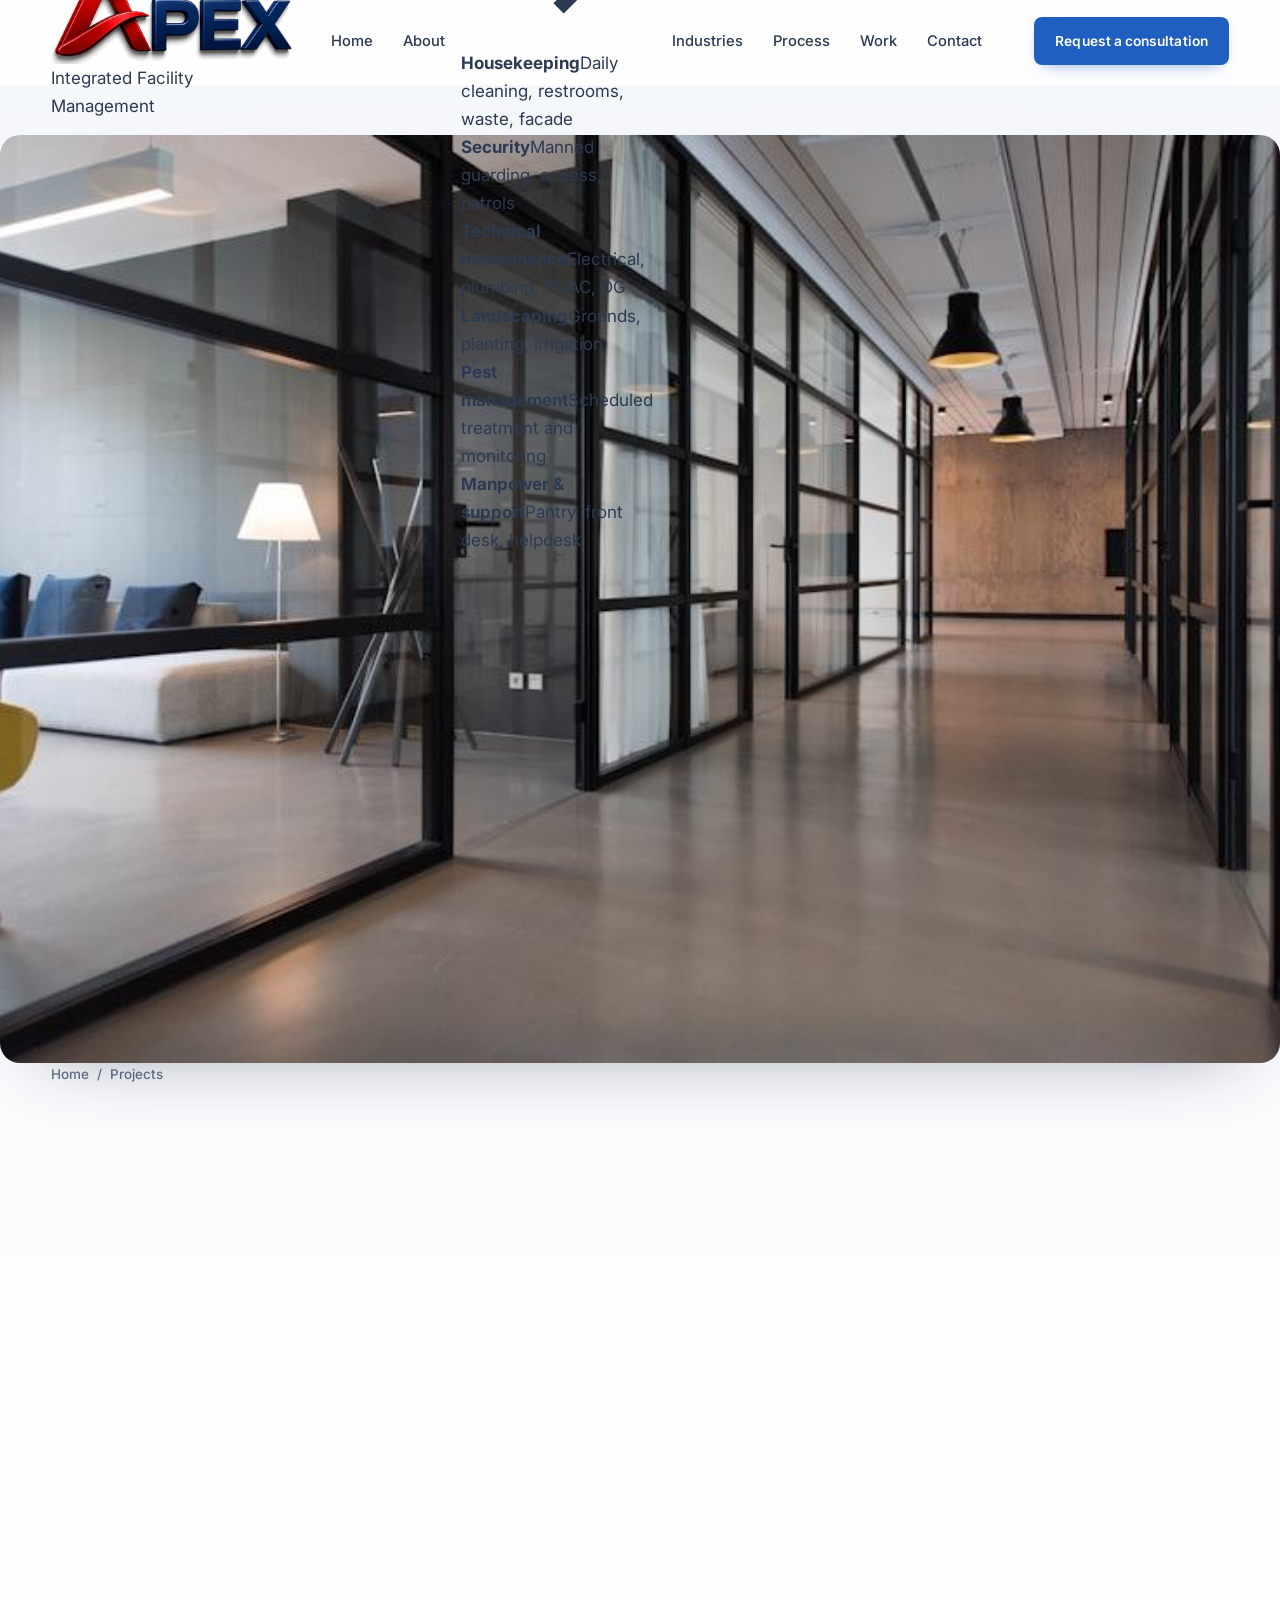
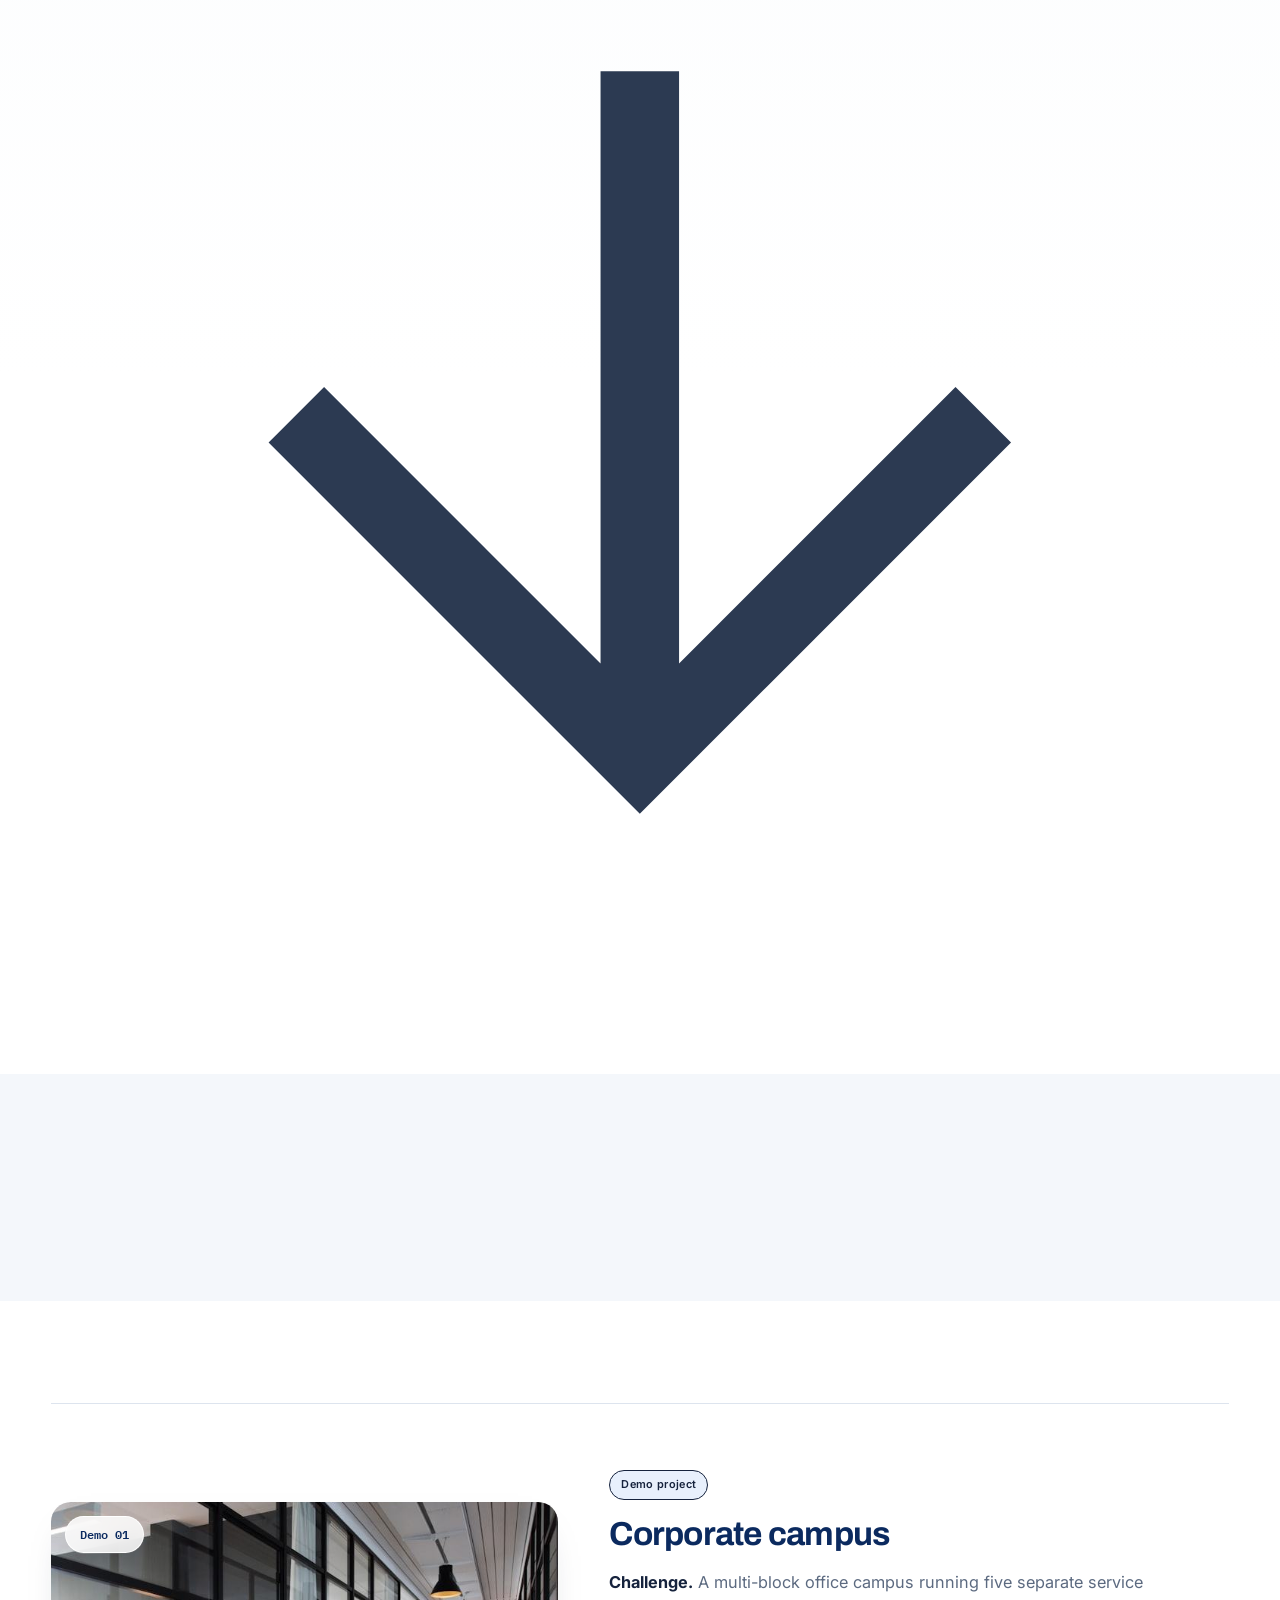
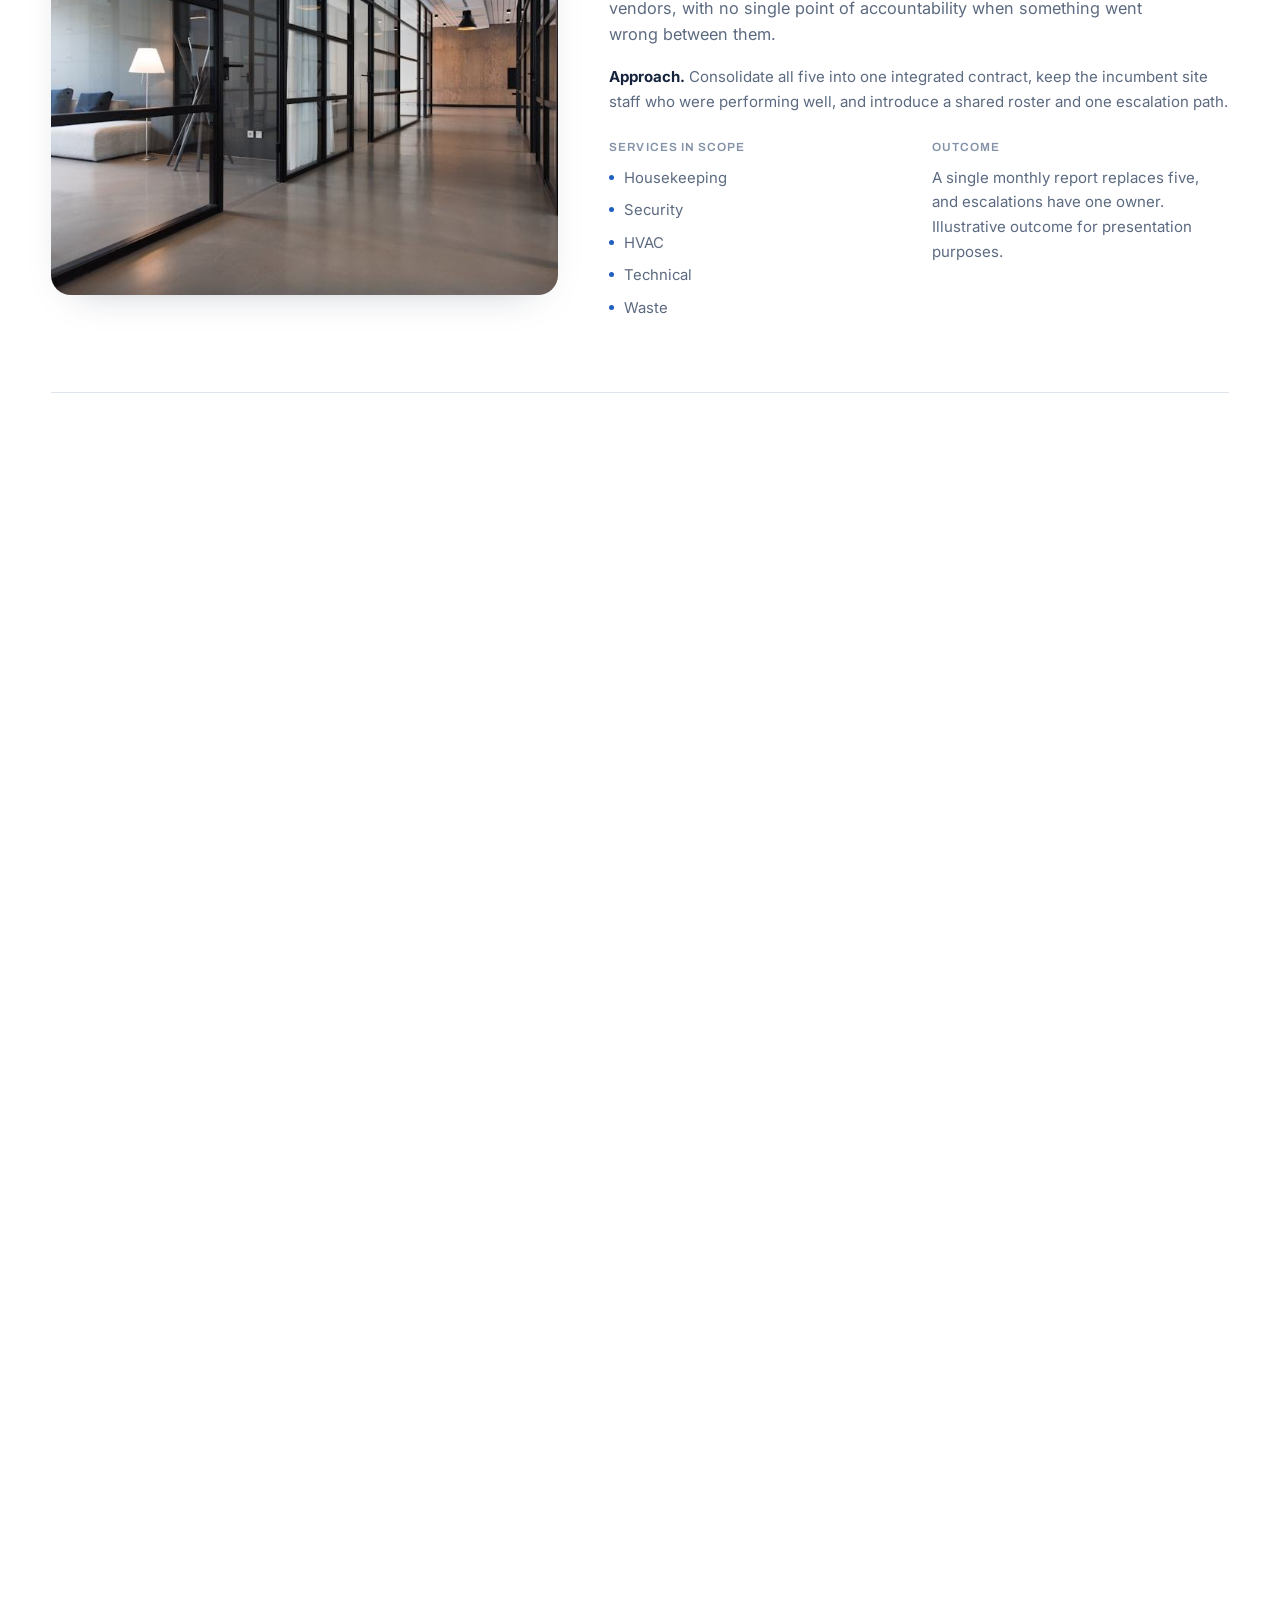
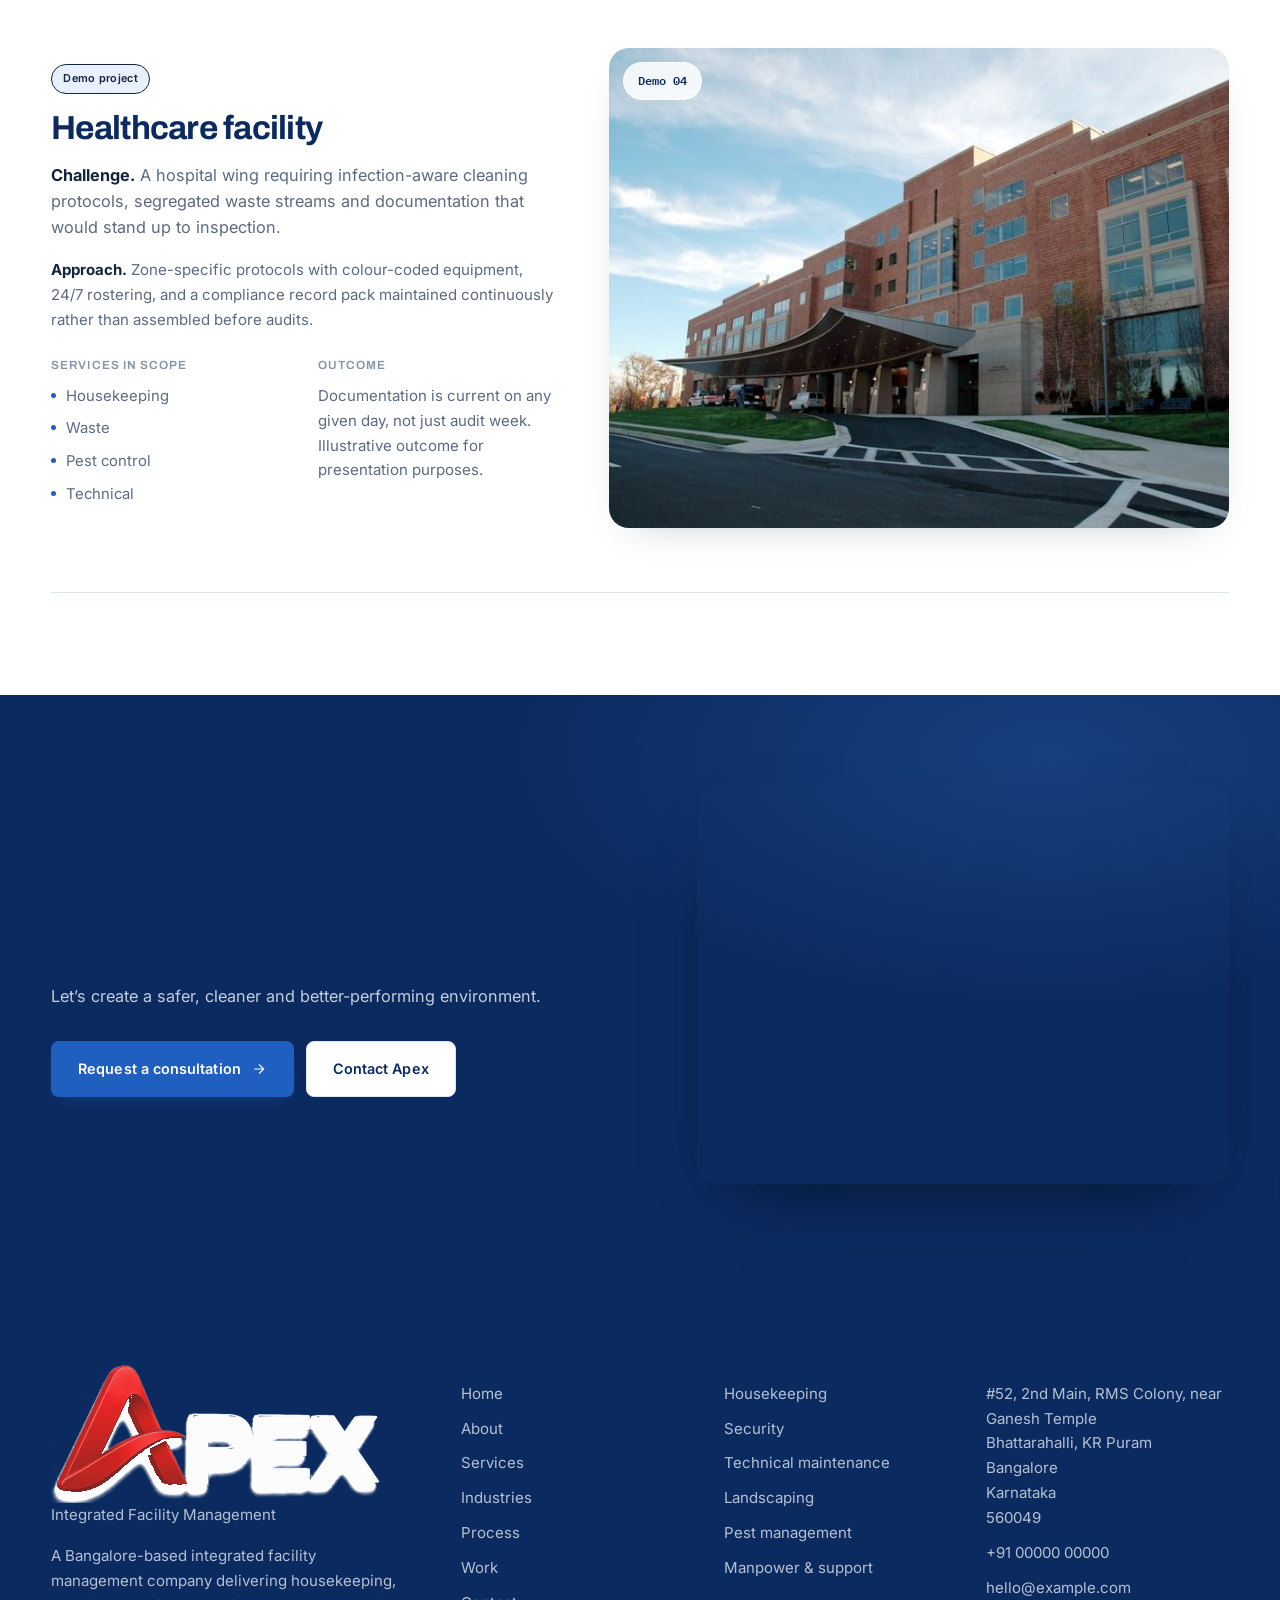
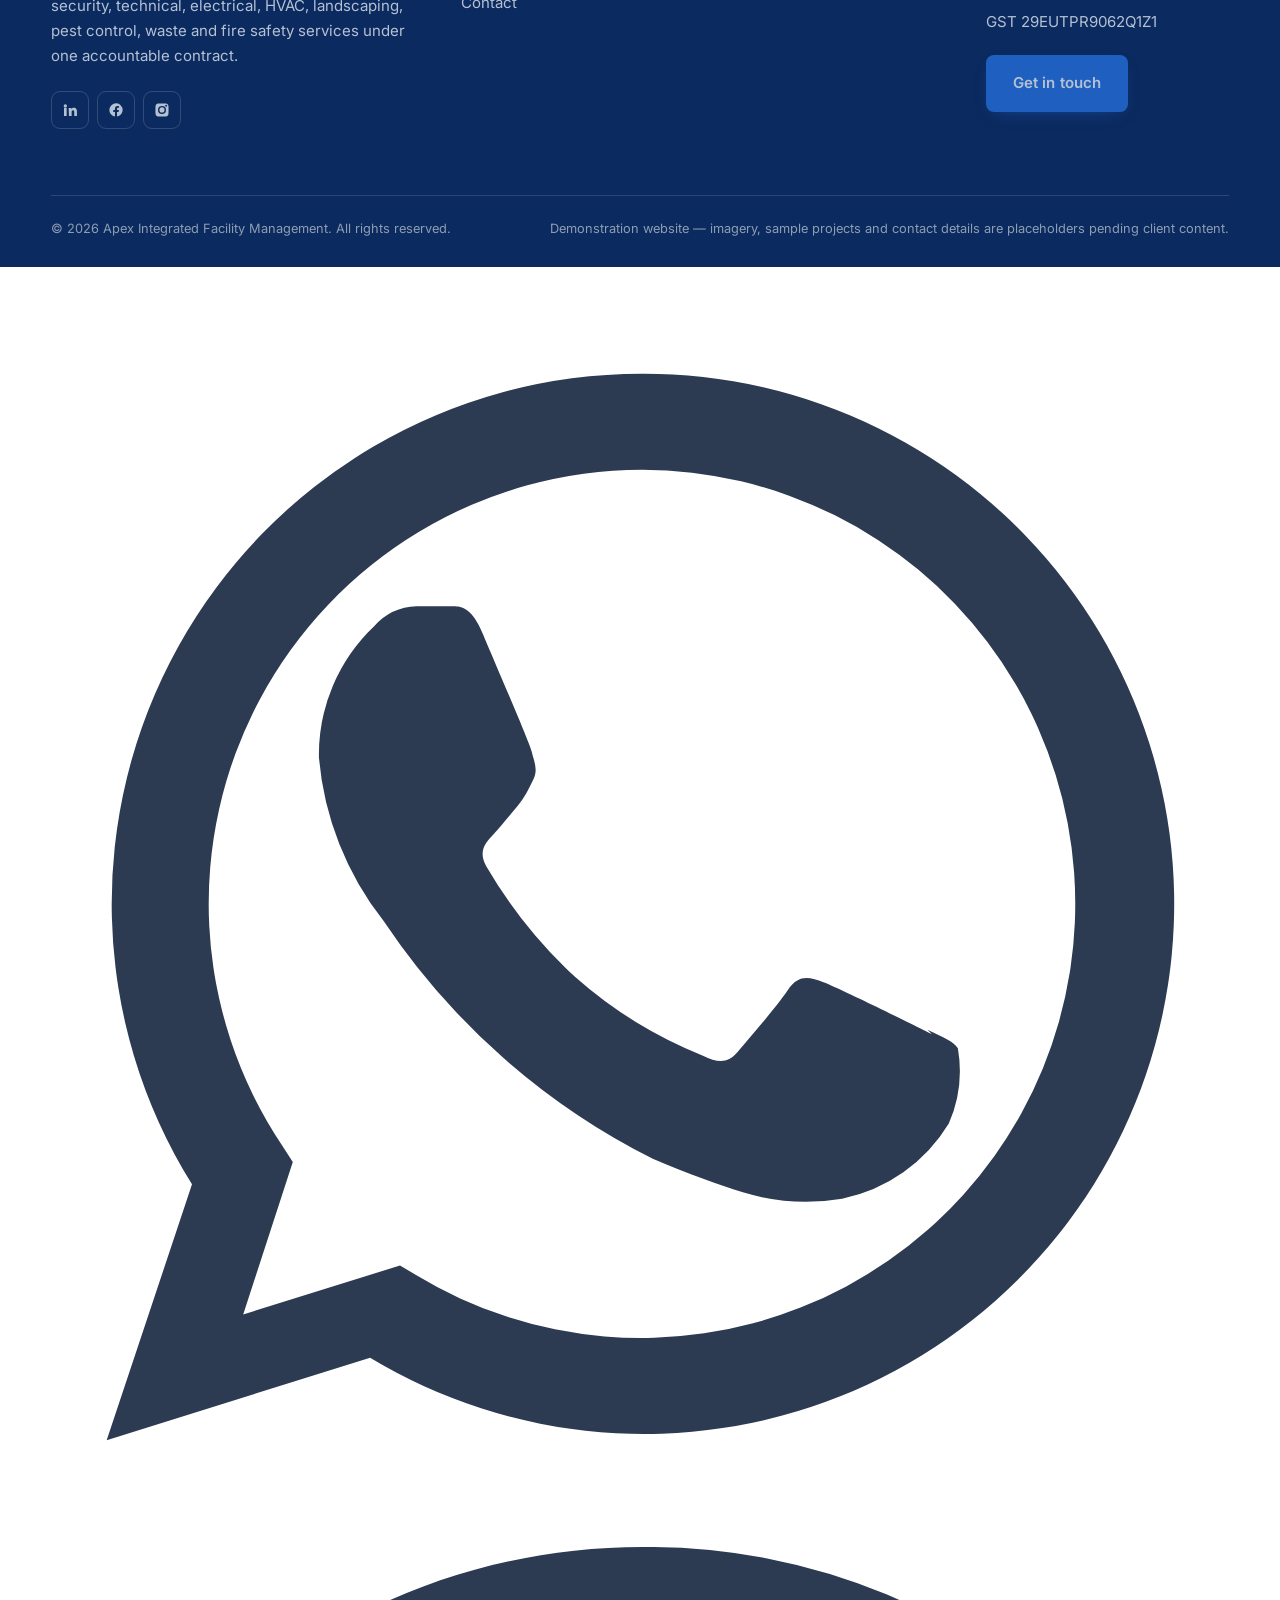
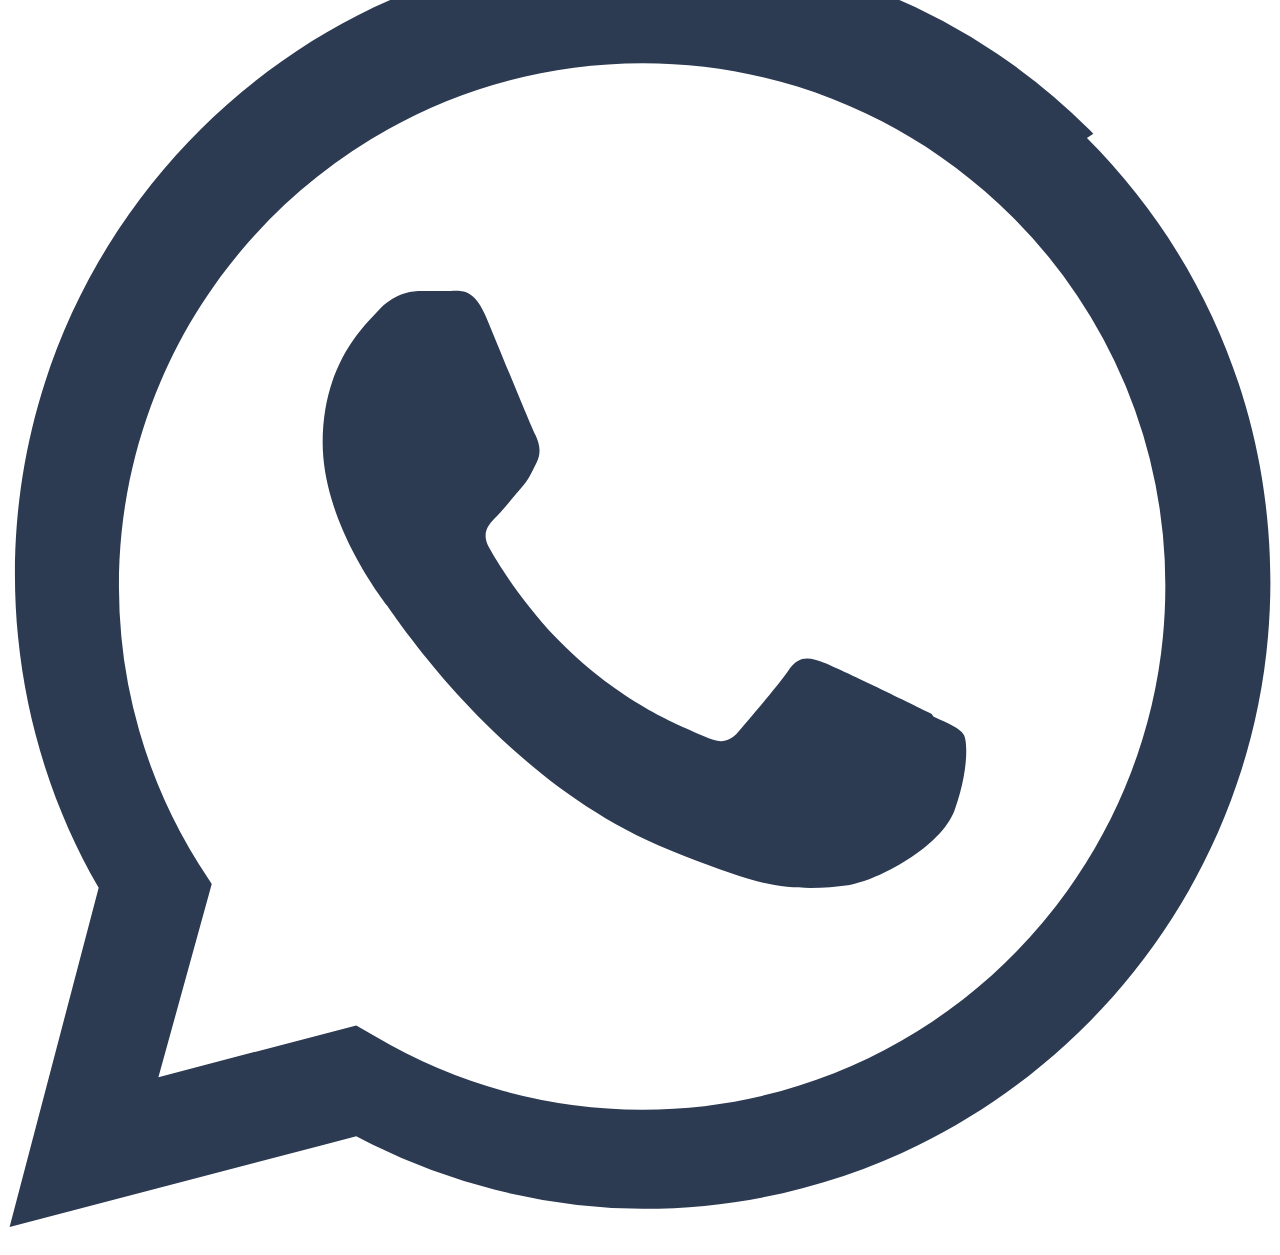
<file: projects.html>
<!DOCTYPE html>
<html lang="en" class="no-js">
<head>
<meta charset="UTF-8">
<meta name="viewport" content="width=device-width, initial-scale=1">
<title>Facility Stories | Apex Integrated Facility Management</title>
<meta name="description" content="Illustrative facility management scenarios showing how an Apex engagement is structured. Demonstration concepts, not past client work.">
<link rel="canonical" href="https://example.com/projects.html">
<meta name="theme-color" content="#0B2A5F">
<meta property="og:type" content="website">
<meta property="og:title" content="Facility Stories | Apex Integrated Facility Management">
<meta property="og:description" content="Illustrative facility management scenarios showing how an Apex engagement is structured. Demonstration concepts, not past client work.">
<meta property="og:image" content="assets/images/ind-corporate.jpg">
<meta property="og:url" content="https://example.com/projects.html">
<meta name="twitter:card" content="summary_large_image">
<link rel="icon" type="image/png" href="assets/icons/favicon.png">
<link rel="preconnect" href="https://fonts.googleapis.com">
<link rel="preconnect" href="https://fonts.gstatic.com" crossorigin>
<link href="https://fonts.googleapis.com/css2?family=Archivo:wght@600;700&family=IBM+Plex+Mono:wght@400;500&family=Inter:wght@400;500;600&display=swap" rel="stylesheet">
<link rel="stylesheet" href="css/style.css">
<link rel="stylesheet" href="css/responsive.css">
</head>
<body>
<a class="skip" href="#main">Skip to content</a>

<!-- ══ NAVIGATION ══════════════════════════════════════════════════════ -->
<header class="nav" id="nav">
  <div class="wrap-wide nav-in">
    <a href="index.html" class="nav-logo" aria-label="Apex Integrated Facility Management, home">
      <img src="assets/brand/apex-wordmark.png" alt="Apex" width="330" height="140">
      <span class="nav-word">Integrated Facility Management</span>
    </a>
    <nav class="nav-menu" aria-label="Primary">
      <a class="nav-a" href="index.html">Home</a>
      <a class="nav-a" href="about.html">About</a>

      <div class="nav-drop" data-drop>
        <a class="nav-a nav-drop-btn" href="services.html" aria-expanded="false" aria-haspopup="true">Services
          <svg class="chev" viewBox="0 0 24 24" fill="none" stroke="currentColor" stroke-width="2" aria-hidden="true"><path d="M6 9l6 6 6-6"/></svg>
        </a>
        <div class="nav-drop-panel" role="menu">
          <div class="nav-drop-head">
            <p>What we manage</p>
            <a href="services.html">All services
              <svg class="arw" viewBox="0 0 24 24" fill="none" stroke="currentColor" stroke-width="1.8" aria-hidden="true"><path d="M5 12h14M12 5l7 7-7 7"/></svg>
            </a>
          </div>
          <ul class="nav-drop-list">
          <li><a href="services.html#service-housekeeping"><b>Housekeeping</b><span>Daily cleaning, restrooms, waste, facade</span></a></li>
          <li><a href="services.html#service-security"><b>Security</b><span>Manned guarding, access, patrols</span></a></li>
          <li><a href="services.html#service-technical"><b>Technical maintenance</b><span>Electrical, plumbing, HVAC, DG</span></a></li>
          <li><a href="services.html#service-landscaping"><b>Landscaping</b><span>Grounds, planting, irrigation</span></a></li>
          <li><a href="services.html#service-pest"><b>Pest management</b><span>Scheduled treatment and monitoring</span></a></li>
          <li><a href="services.html#service-manpower"><b>Manpower &amp; support</b><span>Pantry, front desk, helpdesk</span></a></li>
          </ul>
        </div>
      </div>

      <a class="nav-a" href="industries.html">Industries</a>
      <a class="nav-a" href="process.html">Process</a>
      <a class="nav-a" href="work.html">Work</a>
      <a class="nav-a" href="contact.html">Contact</a>
    </nav>
    <a href="contact.html" class="btn btn-solid nav-cta">Request a consultation</a>
    <button class="burger" id="burger" aria-label="Open menu" aria-expanded="false" aria-controls="panel"><span></span></button>
  </div>
  <div class="progress" id="progress"></div>
</header>

<div class="panel" id="panel">
  <ul class="panel-list">
    <li><a href="index.html">Home</a></li>
    <li><a href="about.html">About</a></li>
    <li class="panel-has-sub">
      <div class="panel-row">
        <a href="services.html">Services</a>
        <button class="panel-toggle" id="panelSvcToggle" aria-expanded="false" aria-controls="panelSvcSub" aria-label="Show all services">
          <svg viewBox="0 0 24 24" fill="none" stroke="currentColor" stroke-width="2" aria-hidden="true"><path d="M6 9l6 6 6-6"/></svg>
        </button>
      </div>
      <ul class="panel-sub" id="panelSvcSub">
        <li><a href="services.html#service-housekeeping">Housekeeping</a></li>
        <li><a href="services.html#service-security">Security</a></li>
        <li><a href="services.html#service-technical">Technical maintenance</a></li>
        <li><a href="services.html#service-landscaping">Landscaping</a></li>
        <li><a href="services.html#service-pest">Pest management</a></li>
        <li><a href="services.html#service-manpower">Manpower &amp; support</a></li>
        <li><a href="services.html" class="panel-sub-all">All services</a></li>
      </ul>
    </li>
    <li><a href="industries.html">Industries</a></li>
    <li><a href="process.html">Process</a></li>
    <li><a href="work.html">Work</a></li>
    <li><a href="contact.html">Contact</a></li>
  </ul>
  <div class="panel-foot">
    <a data-cfg-tel>+91 00000 00000</a>
    <a data-cfg-mail>hello@example.com</a>
    <a data-cfg-wa target="_blank" rel="noopener">WhatsApp</a>
  </div>
</div>

<main id="main">
<section class="phero" id="top">
  <figure class="phero-bg"><img loading="eager" decoding="async" src="assets/images/ind-corporate.jpg" alt="Corporate campus interior" width="1600" height="1100" fetchpriority="high"></figure>
  <div class="phero-veil" aria-hidden="true"></div>
  <div class="wrap phero-in">
    <div class="phero-copy">
    <p class="crumb"><a href="index.html">Home</a> &nbsp;/&nbsp; Projects</p>
    <h1 class="d2 lines"><span class="line"><span>Facility stories.</span></span><span class="line"><span>Concepts, not claims.</span></span></h1>
    <p class="lede" style="margin-top:26px" data-anim="up">Apex has not yet published client case studies. The scenarios below are written to show how an engagement is structured &mdash; each one is clearly marked as a demonstration concept.</p>
    <div class="phero-meta" data-anim="up" data-delay="0.1">
        <div><span>Status</span><b>Demonstration content</b></div>
        <div><span>Real projects</span><b>To be added</b></div>
        <div><span>Structure</span><b>Reusable case study format</b></div>
    </div>
    </div>
    <a class="phero-scroll" href="#main-body" aria-label="Scroll to content">
      <span></span>
      <svg viewBox="0 0 24 24" fill="none" stroke="currentColor" stroke-width="1.6" aria-hidden="true"><path d="M12 5v14M5 12l7 7 7-7"/></svg>
    </a>
  </div>
</section>
<section class="section-tight on-bone">
  <div class="wrap">
    <p style="margin:0;display:flex;gap:14px;align-items:flex-start" data-anim="fade">
      <span class="demo-tag" style="border-color:var(--ink);color:var(--ink);flex:none">Please note</span>
      <span class="body-sm" style="max-width:70ch">Every scenario on this page is illustrative. None of them describes work Apex has carried out, and no client is named or implied. Replace these four blocks with real project write-ups as they become available &mdash; the structure below is designed to take them without any layout changes.</span>
    </p>
  </div>
</section>
<section class="section" id="main-body"><div class="wrap"><div class="detail"><article class="detail-item">
  <div class="detail-media img-reveal"><span class="idx">Demo 01</span><img src="assets/images/ind-corporate.jpg" alt="Corporate campus office interior" loading="lazy" decoding="async"></div>
  <div class="detail-body">
    <span class="demo-tag" style="border-color:var(--ink);color:var(--ink);margin-bottom:16px">Demo project</span>
    <h2>Corporate campus</h2>
    <p class="lede"><b style="color:var(--ink)">Challenge.</b> A multi-block office campus running five separate service vendors, with no single point of accountability when something went wrong between them.</p>
    <p class="body-sm" style="margin-top:14px"><b style="color:var(--ink)">Approach.</b> Consolidate all five into one integrated contract, keep the incumbent site staff who were performing well, and introduce a shared roster and one escalation path.</p>
    <div class="detail-cols">
      <div><h4>Services in scope</h4><ul><li>Housekeeping</li><li>Security</li><li>HVAC</li><li>Technical</li><li>Waste</li></ul></div>
      <div><h4>Outcome</h4><p class="body-sm">A single monthly report replaces five, and escalations have one owner. Illustrative outcome for presentation purposes.</p></div>
    </div>
  </div>
</article><article class="detail-item">
  <div class="detail-media img-reveal"><span class="idx">Demo 02</span><img src="assets/images/ind-residential.jpg" alt="Residential community building" loading="lazy" decoding="async"></div>
  <div class="detail-body">
    <span class="demo-tag" style="border-color:var(--ink);color:var(--ink);margin-bottom:16px">Demo project</span>
    <h2>Residential community</h2>
    <p class="lede"><b style="color:var(--ink)">Challenge.</b> A gated development where resident complaints centred on inconsistent common-area upkeep and unclear visitor control at the gate.</p>
    <p class="body-sm" style="margin-top:14px"><b style="color:var(--ink)">Approach.</b> Fixed daily schedules per block, a logged complaint route with closing times, and verified security staff briefed on the community's own access rules.</p>
    <div class="detail-cols">
      <div><h4>Services in scope</h4><ul><li>Housekeeping</li><li>Landscaping</li><li>Security</li><li>Pest control</li></ul></div>
      <div><h4>Outcome</h4><p class="body-sm">Complaints move from informal messages to a tracked register with visible closure. Illustrative outcome for presentation purposes.</p></div>
    </div>
  </div>
</article><article class="detail-item">
  <div class="detail-media img-reveal"><span class="idx">Demo 03</span><img src="assets/images/ind-industrial.jpg" alt="Industrial production floor" loading="lazy" decoding="async"></div>
  <div class="detail-body">
    <span class="demo-tag" style="border-color:var(--ink);color:var(--ink);margin-bottom:16px">Demo project</span>
    <h2>Industrial facility</h2>
    <p class="lede"><b style="color:var(--ink)">Challenge.</b> A production site needing permit-controlled electrical and hot work carried out without interrupting shift output or breaching safety procedure.</p>
    <p class="body-sm" style="margin-top:14px"><b style="color:var(--ink)">Approach.</b> Shift-aligned deployment, permit and isolation discipline for every intervention, and waste handover routed through authorised recyclers with weight logs.</p>
    <div class="detail-cols">
      <div><h4>Services in scope</h4><ul><li>Electrical</li><li>Technical</li><li>Waste</li><li>Fire &amp; safety</li></ul></div>
      <div><h4>Outcome</h4><p class="body-sm">Maintenance windows align to shift changeover rather than competing with it. Illustrative outcome for presentation purposes.</p></div>
    </div>
  </div>
</article><article class="detail-item">
  <div class="detail-media img-reveal"><span class="idx">Demo 04</span><img src="assets/images/ind-hospital.jpg" alt="Healthcare facility exterior" loading="lazy" decoding="async"></div>
  <div class="detail-body">
    <span class="demo-tag" style="border-color:var(--ink);color:var(--ink);margin-bottom:16px">Demo project</span>
    <h2>Healthcare facility</h2>
    <p class="lede"><b style="color:var(--ink)">Challenge.</b> A hospital wing requiring infection-aware cleaning protocols, segregated waste streams and documentation that would stand up to inspection.</p>
    <p class="body-sm" style="margin-top:14px"><b style="color:var(--ink)">Approach.</b> Zone-specific protocols with colour-coded equipment, 24/7 rostering, and a compliance record pack maintained continuously rather than assembled before audits.</p>
    <div class="detail-cols">
      <div><h4>Services in scope</h4><ul><li>Housekeeping</li><li>Waste</li><li>Pest control</li><li>Technical</li></ul></div>
      <div><h4>Outcome</h4><p class="body-sm">Documentation is current on any given day, not just audit week. Illustrative outcome for presentation purposes.</p></div>
    </div>
  </div>
</article></div></div></section><section class="cta">
  <div class="wrap cta-in">
    <div class="cta-grid">
      <div>
<h2 class="d2 lines"><span class="line"><span>Your facility.</span></span><span class="line"><span class="hollow">Our responsibility.</span></span></h2>
    <p class="lede" data-anim="up" data-delay="0.1">Let&rsquo;s create a safer, cleaner and better-performing environment.</p>
    <div class="cta-actions" data-anim="up" data-delay="0.15">
      <a href="contact.html" class="btn btn-solid">Request a consultation
        <svg class="arw" viewBox="0 0 24 24" fill="none" stroke="currentColor" stroke-width="1.8" aria-hidden="true"><path d="M5 12h14M12 5l7 7-7 7"/></svg></a>
      <a href="contact.html" class="btn btn-line">Contact Apex</a>
    </div>
      </div>
      <div class="cta-shot img-reveal"><img src="assets/images/staff/staff-team.jpg" alt="Apex teams at work on a client facility" loading="lazy" decoding="async"></div>
    </div>
  </div>
</section>
</main>
<!-- ══ FOOTER ══════════════════════════════════════════════════════════ -->
<footer class="footer">
  <div class="wrap">
    <div class="foot-top">
      <div class="foot-brand">
        <img class="foot-logo" src="assets/brand/apex-wordmark-reverse.png" alt="Apex" width="330" height="140">
        <p class="foot-descriptor">Integrated Facility Management</p>
        <p>A Bangalore-based integrated facility management company delivering housekeeping, security, technical, electrical, HVAC, landscaping, pest control, waste and fire safety services under one accountable contract.</p>
        <ul class="socials">
          <li><a href="#top" aria-label="LinkedIn"><svg viewBox="0 0 24 24" fill="currentColor" aria-hidden="true"><path d="M4.98 3.5a2.5 2.5 0 1 1 0 5 2.5 2.5 0 0 1 0-5M3 9h4v12H3zm7 0h3.8v1.7h.05c.53-1 1.83-2.05 3.77-2.05 4.03 0 4.78 2.65 4.78 6.1V21h-4v-5.5c0-1.3-.02-3-1.83-3-1.84 0-2.12 1.43-2.12 2.9V21h-4z"/></svg></a></li>
          <li><a href="#top" aria-label="Facebook"><svg viewBox="0 0 24 24" fill="currentColor" aria-hidden="true"><path d="M22 12a10 10 0 1 0-11.56 9.88v-6.99H7.9V12h2.54V9.8c0-2.5 1.5-3.89 3.77-3.89 1.09 0 2.24.2 2.24.2v2.46h-1.26c-1.24 0-1.63.77-1.63 1.56V12h2.78l-.45 2.89h-2.33v6.99A10 10 0 0 0 22 12"/></svg></a></li>
          <li><a href="#top" aria-label="Instagram"><svg viewBox="0 0 24 24" fill="currentColor" fill-rule="evenodd" aria-hidden="true"><path d="M12 2.16c3.2 0 3.58.01 4.85.07 1.17.05 1.8.25 2.23.41.56.22.96.48 1.38.9s.68.82.9 1.38c.16.42.36 1.06.41 2.23.06 1.27.07 1.65.07 4.85s-.01 3.58-.07 4.85c-.05 1.17-.25 1.8-.41 2.23-.22.56-.48.96-.9 1.38s-.82.68-1.38.9c-.42.16-1.06.36-2.23.41-1.27.06-1.65.07-4.85.07s-3.58-.01-4.85-.07c-1.17-.05-1.8-.25-2.23-.41-.56-.22-.96-.48-1.38-.9s-.68-.82-.9-1.38c-.16-.42-.36-1.06-.41-2.23C2.17 15.58 2.16 15.2 2.16 12s.01-3.58.07-4.85c.05-1.17.25-1.8.41-2.23.22-.56.48-.96.9-1.38s.82-.68 1.38-.9c.42-.16 1.06-.36 2.23-.41C8.42 2.17 8.8 2.16 12 2.16m0 3.68a6 6 0 1 1 0 12 6 6 0 0 1 0-12m0 2.16a3.84 3.84 0 1 0 0 7.68 3.84 3.84 0 0 0 0-7.68m6.24-3.86a1.44 1.44 0 1 1 0 2.88 1.44 1.44 0 0 1 0-2.88"/></svg></a></li>
        </ul>
      </div>

      <nav class="foot-col" aria-label="Pages">
        <h4>Pages</h4>
        <ul>
          <li><a href="index.html">Home</a></li>
          <li><a href="about.html">About</a></li>
          <li><a href="services.html">Services</a></li>
          <li><a href="industries.html">Industries</a></li>
          <li><a href="process.html">Process</a></li>
          <li><a href="work.html">Work</a></li>
          <li><a href="contact.html">Contact</a></li>
        </ul>
      </nav>

      <nav class="foot-col" aria-label="Services">
        <h4>Services</h4>
        <ul>
          <li><a href="services.html#service-housekeeping">Housekeeping</a></li>
          <li><a href="services.html#service-security">Security</a></li>
          <li><a href="services.html#service-technical">Technical maintenance</a></li>
          <li><a href="services.html#service-landscaping">Landscaping</a></li>
          <li><a href="services.html#service-pest">Pest management</a></li>
          <li><a href="services.html#service-manpower">Manpower &amp; support</a></li>
        </ul>
      </nav>

      <div class="foot-col foot-contact">
        <h4>Contact</h4>
        <ul>
          <li data-cfg-address>Bengaluru, Karnataka</li>
          <li><a data-cfg-tel>+91 00000 00000</a></li>
          <li><a data-cfg-mail>hello@example.com</a></li>
          <li class="foot-gst">GST <span data-cfg-gst>29EUTPR9062Q1Z1</span></li>
        </ul>
        <p style="margin-top:20px"><a href="contact.html" class="btn btn-solid">Get in touch</a></p>
      </div>
    </div>

    <div class="foot-bottom">
      <p>&copy; <span data-year>2026</span> Apex Integrated Facility Management. All rights reserved.</p>
      <p class="demo-only">Demonstration website &mdash; imagery, sample projects and contact details are placeholders pending client content.</p>
    </div>
  </div>
</footer>

<!-- WhatsApp — number comes from js/config.js -->
<a class="wa-float" data-cfg-wa target="_blank" rel="noopener" aria-label="Message Apex on WhatsApp"><svg viewBox="0 0 24 24" fill="currentColor" aria-hidden="true"><path d="M17.47 14.38c-.3-.15-1.76-.87-2.03-.97s-.47-.15-.67.15-.77.96-.94 1.16-.35.22-.65.07a8.2 8.2 0 0 1-2.4-1.48 9 9 0 0 1-1.66-2.07c-.17-.3 0-.46.13-.6s.3-.35.45-.53.2-.3.3-.5 0-.37-.03-.52-.67-1.62-.92-2.22-.49-.5-.67-.51h-.57a1.1 1.1 0 0 0-.79.37 3.32 3.32 0 0 0-1.04 2.47 5.77 5.77 0 0 0 1.21 3.06 13.2 13.2 0 0 0 5.05 4.46c.7.3 1.26.49 1.69.63a4.06 4.06 0 0 0 1.86.12 3.05 3.05 0 0 0 2-1.41 2.47 2.47 0 0 0 .17-1.41c-.07-.13-.27-.2-.57-.35z"/><path d="M12.04 2A9.94 9.94 0 0 0 3.6 17.2L2 22l4.94-1.55A9.94 9.94 0 1 0 12.04 2m0 1.8a8.14 8.14 0 1 1-4.24 15.1l-.3-.18-2.94.92.93-2.86-.2-.31a8.14 8.14 0 0 1 6.75-12.67" /></svg></a>

<script src="js/config.js"></script>
<script src="js/data.js" defer></script>
<script src="js/render.js" defer></script>
<script src="js/main.js" defer></script>
<script src="js/animations.js" defer></script>
</body>
</html>
</file>
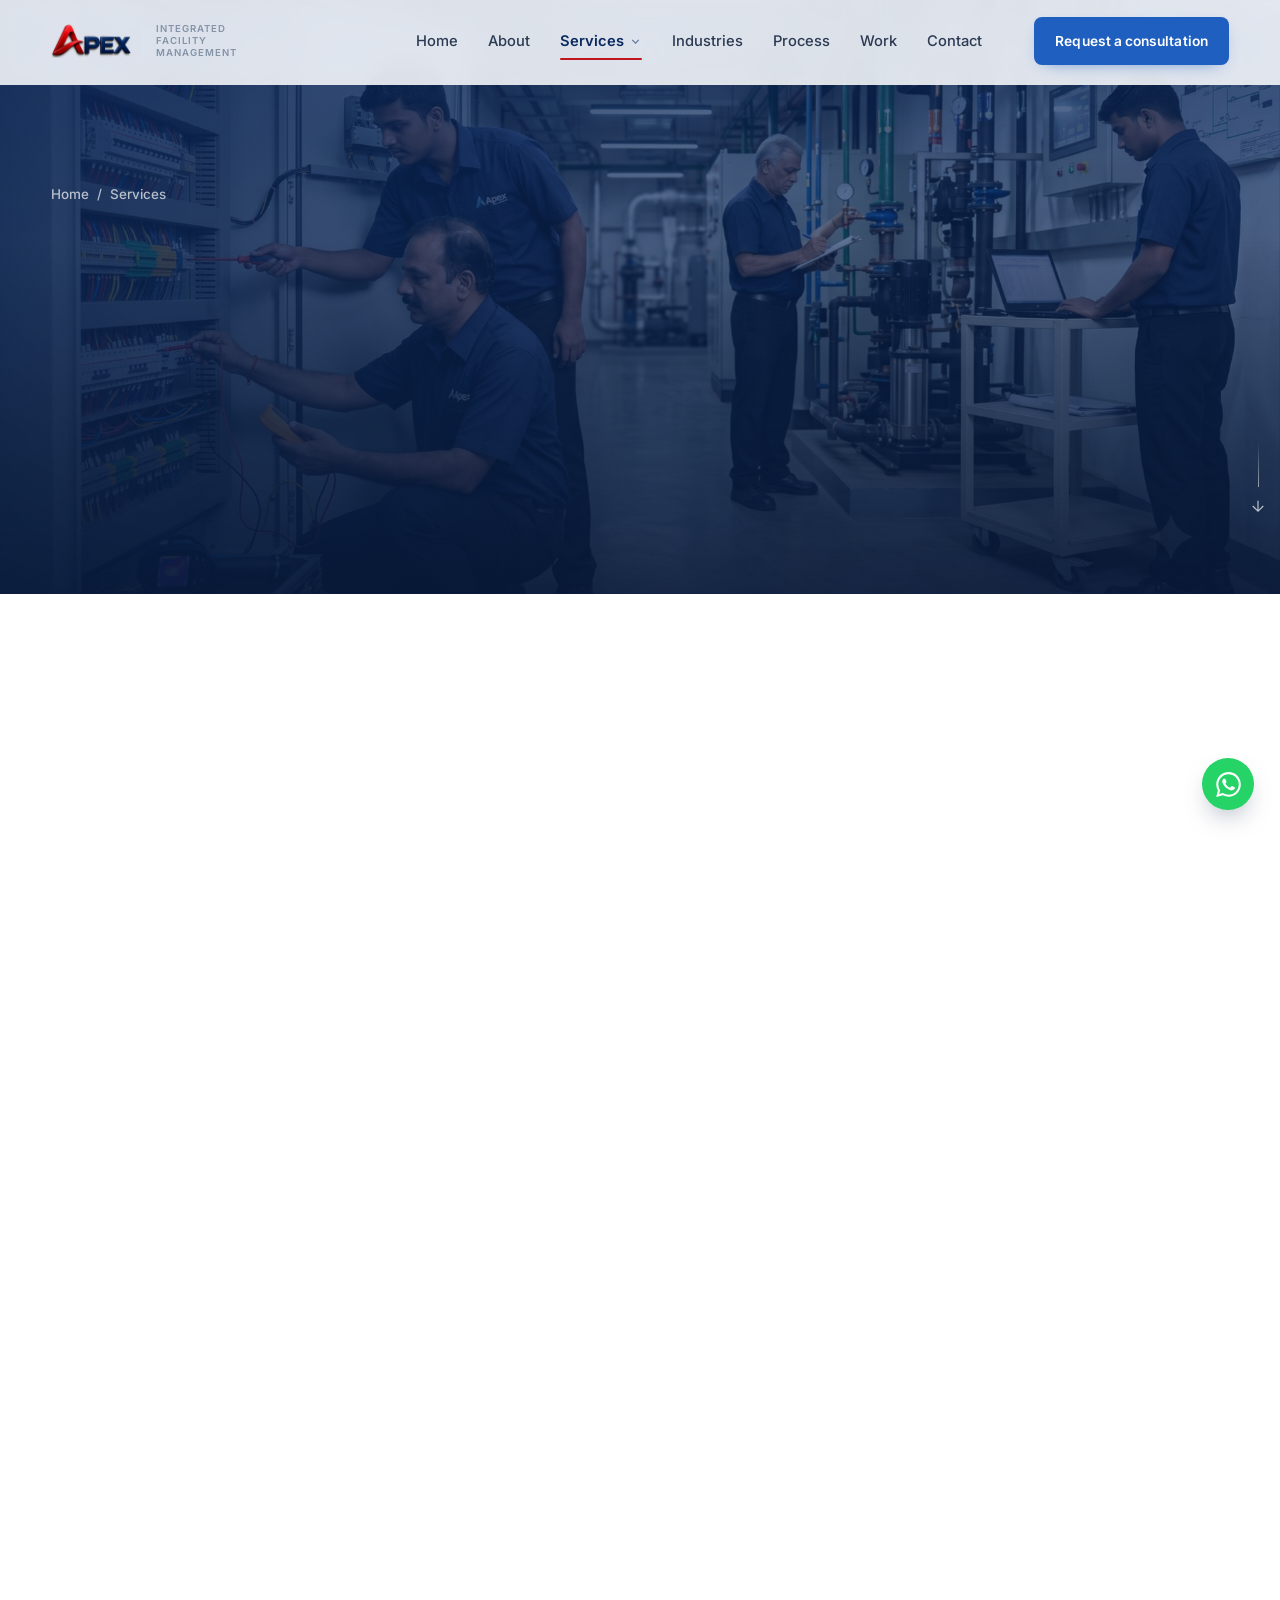
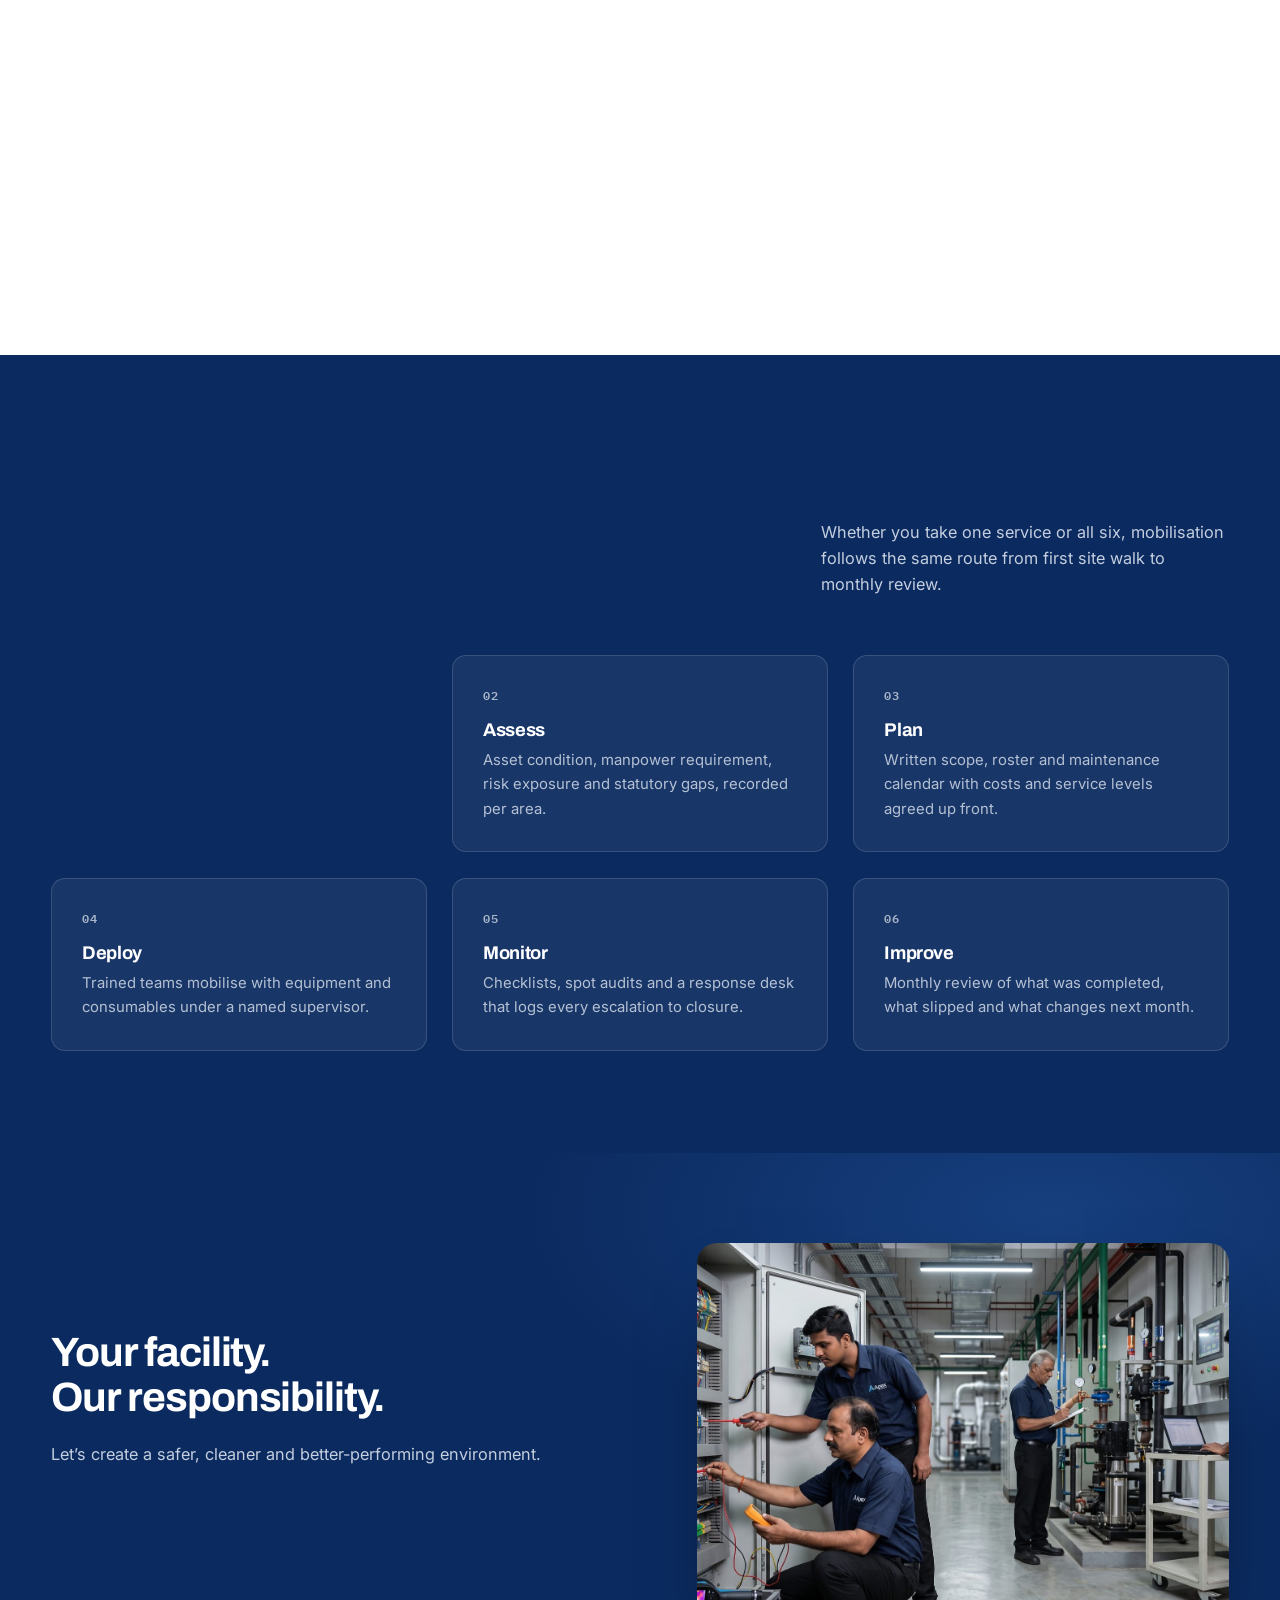
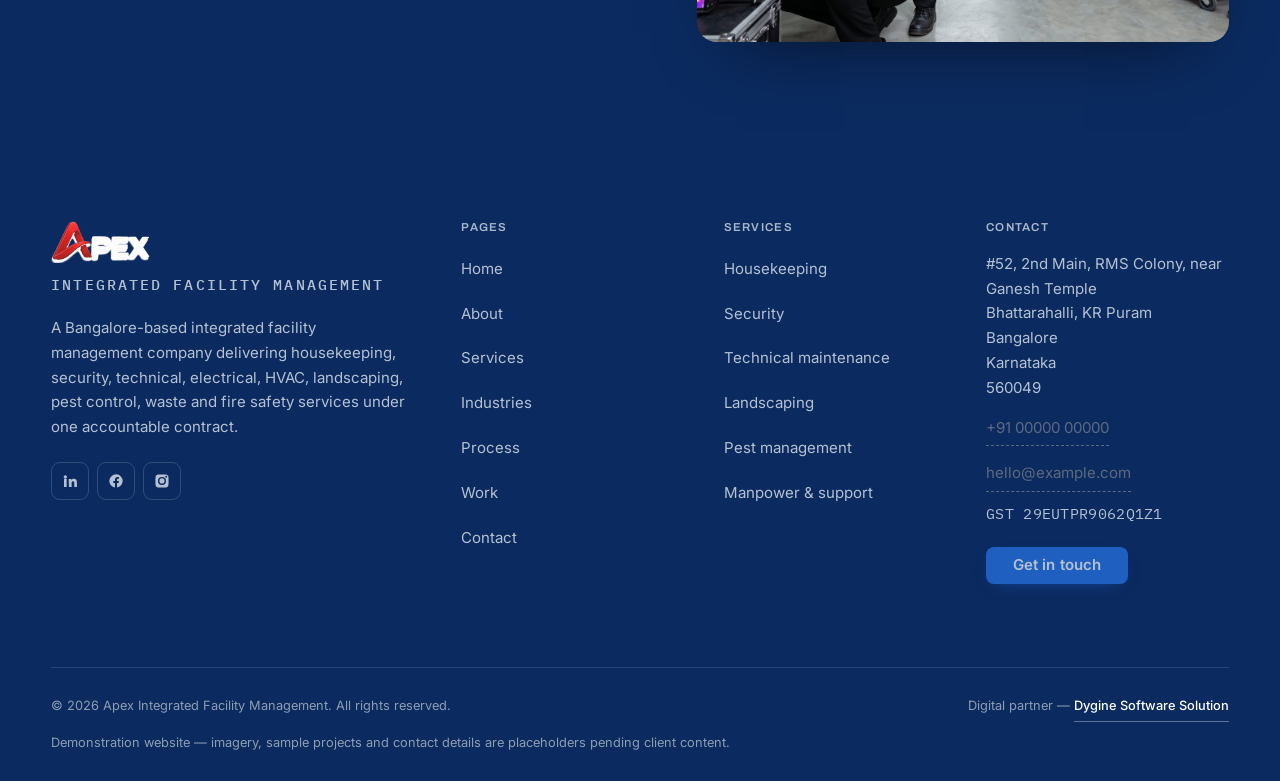
<file: services.html>
<!DOCTYPE html>
<html lang="en" class="no-js p-services">
<head>
<meta charset="UTF-8">
<meta name="viewport" content="width=device-width, initial-scale=1">
<title>Services | Apex Integrated Facility Management</title>
<meta name="description" content="Housekeeping, security, technical maintenance, electrical, HVAC, landscaping, pest control, waste management and fire safety services in Bangalore.">
<link rel="canonical" href="https://example.com/services.html">
<meta name="theme-color" content="#0B2A5F">
<meta property="og:type" content="website">
<meta property="og:title" content="Services | Apex Integrated Facility Management">
<meta property="og:description" content="Housekeeping, security, technical maintenance, electrical, HVAC, landscaping, pest control, waste management and fire safety services in Bangalore.">
<meta property="og:image" content="assets/images/staff/staff-review.jpg">
<meta property="og:url" content="https://example.com/services.html">
<meta name="twitter:card" content="summary_large_image">
<link rel="icon" type="image/png" href="assets/icons/favicon.png">
<link rel="apple-touch-icon" href="assets/icons/favicon.png">
<link rel="preconnect" href="https://fonts.googleapis.com">
<link rel="preconnect" href="https://fonts.gstatic.com" crossorigin>
<link href="https://fonts.googleapis.com/css2?family=Archivo:wdth,wght@62..125,400..900&family=IBM+Plex+Mono:wght@400;500&family=Inter:wght@400;500;600;700&display=swap" rel="stylesheet">
<link rel="stylesheet" href="css/style.css">
<link rel="stylesheet" href="css/components.css">
<link rel="stylesheet" href="css/responsive.css">
<link rel="stylesheet" href="css/page-accent.css">
<!-- Structured data. Add telephone, email and streetAddress here once
     confirmed — do not publish values that are not real. -->
<script type="application/ld+json">
{
  "@context": "https://schema.org",
  "@type": "ProfessionalService",
  "name": "Apex Integrated Facility Management",
  "description": "Integrated facility management in Bengaluru: housekeeping, security, technical maintenance, landscaping, pest management and support manpower under one contract.",
  "url": "https://example.com/",
  "logo": "https://example.com/assets/brand/apex-logo.png",
  "areaServed": {
    "@type": "City",
    "name": "Bengaluru"
  },
  "address": {
    "@type": "PostalAddress",
    "streetAddress": "#52, 2nd Main, RMS Colony, near Ganesh Temple, Bhattarahalli, KR Puram",
    "addressLocality": "Bangalore",
    "addressRegion": "Karnataka",
    "postalCode": "560049",
    "addressCountry": "IN"
  },
  "taxID": "29EUTPR9062Q1Z1",
  "knowsAbout": [
    "Integrated facility management",
    "Housekeeping services",
    "Security services",
    "Technical maintenance",
    "Landscaping",
    "Pest management",
    "Facility manpower"
  ]
}
</script>
<script type="application/ld+json">
{
  "@context": "https://schema.org",
  "@type": "BreadcrumbList",
  "itemListElement": [
    {
      "@type": "ListItem",
      "position": 1,
      "name": "Home",
      "item": "https://example.com/"
    },
    {
      "@type": "ListItem",
      "position": 2,
      "name": "Services",
      "item": "https://example.com/services.html"
    }
  ]
}
</script>
</head>
<body>
<a class="skip" href="#main">Skip to content</a>

<!-- ══ NAVIGATION ══════════════════════════════════════════════════════ -->
<header class="nav" id="nav">
  <div class="wrap-wide nav-in">
    <a href="index.html" class="nav-logo" aria-label="Apex Integrated Facility Management, home">
      <img src="assets/brand/apex-wordmark.png" alt="Apex" width="330" height="140">
      <span class="nav-word">Integrated Facility Management</span>
    </a>
    <nav class="nav-menu" aria-label="Primary">
      <a class="nav-a" href="index.html">Home</a>
      <a class="nav-a" href="about.html">About</a>

      <div class="nav-drop" data-drop>
        <a class="nav-a current nav-drop-btn" href="services.html" aria-expanded="false" aria-haspopup="true">Services
          <svg class="chev" viewBox="0 0 24 24" fill="none" stroke="currentColor" stroke-width="2" aria-hidden="true"><path d="M6 9l6 6 6-6"/></svg>
        </a>
        <div class="nav-drop-panel" role="menu">
          <div class="nav-drop-head">
            <p>What we manage</p>
            <a href="services.html">All services
              <svg class="arw" viewBox="0 0 24 24" fill="none" stroke="currentColor" stroke-width="1.8" aria-hidden="true"><path d="M5 12h14M12 5l7 7-7 7"/></svg>
            </a>
          </div>
          <ul class="nav-drop-list">
          <li><a href="services.html#service-housekeeping"><b>Housekeeping</b><span>Daily cleaning, restrooms, waste, facade</span></a></li>
          <li><a href="services.html#service-security"><b>Security</b><span>Manned guarding, access, patrols</span></a></li>
          <li><a href="services.html#service-technical"><b>Technical maintenance</b><span>Electrical, plumbing, HVAC, DG</span></a></li>
          <li><a href="services.html#service-landscaping"><b>Landscaping</b><span>Grounds, planting, irrigation</span></a></li>
          <li><a href="services.html#service-pest"><b>Pest management</b><span>Scheduled treatment and monitoring</span></a></li>
          <li><a href="services.html#service-manpower"><b>Manpower &amp; support</b><span>Pantry, front desk, helpdesk</span></a></li>
          </ul>
        </div>
      </div>

      <a class="nav-a" href="industries.html">Industries</a>
      <a class="nav-a" href="process.html">Process</a>
      <a class="nav-a" href="work.html">Work</a>
      <a class="nav-a" href="contact.html">Contact</a>
    </nav>
    <a href="contact.html" class="btn btn-solid nav-cta">Request a consultation</a>
    <button class="burger" id="burger" aria-label="Open menu" aria-expanded="false" aria-controls="panel"><span></span></button>
  </div>
  <div class="progress" id="progress"></div>
</header>

<div class="panel" id="panel">
  <ul class="panel-list">
    <li><a href="index.html">Home</a></li>
    <li><a href="about.html">About</a></li>
    <li class="panel-has-sub">
      <div class="panel-row">
        <a href="services.html">Services</a>
        <button class="panel-toggle" id="panelSvcToggle" aria-expanded="false" aria-controls="panelSvcSub" aria-label="Show all services">
          <svg viewBox="0 0 24 24" fill="none" stroke="currentColor" stroke-width="2" aria-hidden="true"><path d="M6 9l6 6 6-6"/></svg>
        </button>
      </div>
      <ul class="panel-sub" id="panelSvcSub">
        <li><a href="services.html#service-housekeeping">Housekeeping</a></li>
        <li><a href="services.html#service-security">Security</a></li>
        <li><a href="services.html#service-technical">Technical maintenance</a></li>
        <li><a href="services.html#service-landscaping">Landscaping</a></li>
        <li><a href="services.html#service-pest">Pest management</a></li>
        <li><a href="services.html#service-manpower">Manpower &amp; support</a></li>
        <li><a href="services.html" class="panel-sub-all">All services</a></li>
      </ul>
    </li>
    <li><a href="industries.html">Industries</a></li>
    <li><a href="process.html">Process</a></li>
    <li><a href="work.html">Work</a></li>
    <li><a href="contact.html">Contact</a></li>
  </ul>
  <div class="panel-foot">
    <a data-cfg-tel>+91 00000 00000</a>
    <a data-cfg-mail>hello@example.com</a>
    <a data-cfg-wa target="_blank" rel="noopener">WhatsApp</a>
  </div>
</div>

<main id="main">
<section class="phero" id="top">
  <figure class="phero-bg"><img loading="eager" decoding="async" src="assets/images/staff/staff-technical-team.jpg" alt="Apex technicians servicing building plant under a planned maintenance calendar" width="1600" height="1100" fetchpriority="high"></figure>
  <div class="phero-veil" aria-hidden="true"></div>
  <div class="wrap phero-in">
    <div class="phero-copy">
    <p class="crumb"><a href="index.html">Home</a> &nbsp;/&nbsp; Services</p>
    <h1 class="d2 lines"><span class="line"><span>Six service lines.</span></span><span class="line"><span class="hollow">One operating plan.</span></span></h1>
    <p class="lede" style="margin-top:26px" data-anim="up">Take a single service or hand over the whole facility. Each line is delivered by a trained team with its own supervisor, schedule and reporting.</p>
    <div class="phero-meta" data-anim="up" data-delay="0.1">
        <div><span>Service lines</span><b>Six</b></div>
        <div><span>Contract</span><b>Single or integrated</b></div>
        <div><span>Coverage</span><b>24/7 response</b></div>
        <div><span>Reporting</span><b>Monthly review</b></div>
    </div>
    </div>
    <a class="phero-scroll" href="#main-body" aria-label="Scroll to content">
      <span></span>
      <svg viewBox="0 0 24 24" fill="none" stroke="currentColor" stroke-width="1.6" aria-hidden="true"><path d="M12 5v14M5 12l7 7 7-7"/></svg>
    </a>
  </div>
</section>
<section class="section" id="main-body">
  <div class="wrap">
    <div class="sdet-list-wrap" data-render="service-detail">
      <noscript><p class="lede">Enable JavaScript to see the full service detail, or <a href="contact.html">ask us for the scope document</a>.</p></noscript>
    </div>
  </div>
</section>

<section class="section on-dark">
  <div class="wrap">
    <div class="sec-head">
      <div><p class="eyebrow" data-anim="up">Delivery process</p>
      <h2 class="d2 lines"><span class="line"><span>The same six</span></span><span class="line"><span>stages, every time.</span></span></h2></div>
      <p class="lede" data-anim="up" data-delay="0.1">Whether you take one service or all six, mobilisation follows the same route from first site walk to monthly review.</p>
    </div>
    <div class="vgrid">
      <div class="vcard" data-anim="up"><span class="idx">01</span><h3>Discover</h3><p>Site walk, occupancy patterns, and what the current arrangement already does well.</p></div>
      <div class="vcard" data-anim="up" data-delay="0.05"><span class="idx">02</span><h3>Assess</h3><p>Asset condition, manpower requirement, risk exposure and statutory gaps, recorded per area.</p></div>
      <div class="vcard" data-anim="up" data-delay="0.1"><span class="idx">03</span><h3>Plan</h3><p>Written scope, roster and maintenance calendar with costs and service levels agreed up front.</p></div>
      <div class="vcard" data-anim="up" data-delay="0.15"><span class="idx">04</span><h3>Deploy</h3><p>Trained teams mobilise with equipment and consumables under a named supervisor.</p></div>
      <div class="vcard" data-anim="up" data-delay="0.2"><span class="idx">05</span><h3>Monitor</h3><p>Checklists, spot audits and a response desk that logs every escalation to closure.</p></div>
      <div class="vcard" data-anim="up" data-delay="0.25"><span class="idx">06</span><h3>Improve</h3><p>Monthly review of what was completed, what slipped and what changes next month.</p></div>
    </div>
  </div>
</section>
<section class="cta">
  <div class="wrap cta-in">
    <div class="cta-grid">
      <div>
<h2 class="d2 lines"><span class="line"><span>Your facility.</span></span><span class="line"><span class="hollow">Our responsibility.</span></span></h2>
    <p class="lede" data-anim="up" data-delay="0.1">Let&rsquo;s create a safer, cleaner and better-performing environment.</p>
    <div class="cta-actions" data-anim="up" data-delay="0.15">
      <a href="contact.html" class="btn btn-solid">Request a consultation
        <svg class="arw" viewBox="0 0 24 24" fill="none" stroke="currentColor" stroke-width="1.8" aria-hidden="true"><path d="M5 12h14M12 5l7 7-7 7"/></svg></a>
      <a href="contact.html" class="btn btn-line">Contact Apex</a>
    </div>
      </div>
      <div class="cta-shot img-reveal"><img src="assets/images/staff/staff-technical-team.jpg" alt="Apex teams at work on a client facility" loading="lazy" decoding="async"></div>
    </div>
  </div>
</section>
</main>
<!-- ══ FOOTER ══════════════════════════════════════════════════════════ -->
<footer class="footer">
  <div class="wrap">
    <div class="foot-top">
      <div class="foot-brand">
        <img class="foot-logo" src="assets/brand/apex-wordmark-reverse.png" alt="Apex" width="330" height="140">
        <p class="foot-descriptor">Integrated Facility Management</p>
        <p>A Bangalore-based integrated facility management company delivering housekeeping, security, technical, electrical, HVAC, landscaping, pest control, waste and fire safety services under one accountable contract.</p>
        <ul class="socials">
          <li><a href="#top" aria-label="LinkedIn"><svg viewBox="0 0 24 24" fill="currentColor" aria-hidden="true"><path d="M4.98 3.5a2.5 2.5 0 1 1 0 5 2.5 2.5 0 0 1 0-5M3 9h4v12H3zm7 0h3.8v1.7h.05c.53-1 1.83-2.05 3.77-2.05 4.03 0 4.78 2.65 4.78 6.1V21h-4v-5.5c0-1.3-.02-3-1.83-3-1.84 0-2.12 1.43-2.12 2.9V21h-4z"/></svg></a></li>
          <li><a href="#top" aria-label="Facebook"><svg viewBox="0 0 24 24" fill="currentColor" aria-hidden="true"><path d="M22 12a10 10 0 1 0-11.56 9.88v-6.99H7.9V12h2.54V9.8c0-2.5 1.5-3.89 3.77-3.89 1.09 0 2.24.2 2.24.2v2.46h-1.26c-1.24 0-1.63.77-1.63 1.56V12h2.78l-.45 2.89h-2.33v6.99A10 10 0 0 0 22 12"/></svg></a></li>
          <li><a href="#top" aria-label="Instagram"><svg viewBox="0 0 24 24" fill="currentColor" fill-rule="evenodd" aria-hidden="true"><path d="M12 2.16c3.2 0 3.58.01 4.85.07 1.17.05 1.8.25 2.23.41.56.22.96.48 1.38.9s.68.82.9 1.38c.16.42.36 1.06.41 2.23.06 1.27.07 1.65.07 4.85s-.01 3.58-.07 4.85c-.05 1.17-.25 1.8-.41 2.23-.22.56-.48.96-.9 1.38s-.82.68-1.38.9c-.42.16-1.06.36-2.23.41-1.27.06-1.65.07-4.85.07s-3.58-.01-4.85-.07c-1.17-.05-1.8-.25-2.23-.41-.56-.22-.96-.48-1.38-.9s-.68-.82-.9-1.38c-.16-.42-.36-1.06-.41-2.23C2.17 15.58 2.16 15.2 2.16 12s.01-3.58.07-4.85c.05-1.17.25-1.8.41-2.23.22-.56.48-.96.9-1.38s.82-.68 1.38-.9c.42-.16 1.06-.36 2.23-.41C8.42 2.17 8.8 2.16 12 2.16m0 3.68a6 6 0 1 1 0 12 6 6 0 0 1 0-12m0 2.16a3.84 3.84 0 1 0 0 7.68 3.84 3.84 0 0 0 0-7.68m6.24-3.86a1.44 1.44 0 1 1 0 2.88 1.44 1.44 0 0 1 0-2.88"/></svg></a></li>
        </ul>
      </div>

      <nav class="foot-col" aria-label="Pages">
        <h3>Pages</h3>
        <ul>
          <li><a href="index.html">Home</a></li>
          <li><a href="about.html">About</a></li>
          <li><a href="services.html">Services</a></li>
          <li><a href="industries.html">Industries</a></li>
          <li><a href="process.html">Process</a></li>
          <li><a href="work.html">Work</a></li>
          <li><a href="contact.html">Contact</a></li>
        </ul>
      </nav>

      <nav class="foot-col" aria-label="Services">
        <h3>Services</h3>
        <ul>
          <li><a href="services.html#service-housekeeping">Housekeeping</a></li>
          <li><a href="services.html#service-security">Security</a></li>
          <li><a href="services.html#service-technical">Technical maintenance</a></li>
          <li><a href="services.html#service-landscaping">Landscaping</a></li>
          <li><a href="services.html#service-pest">Pest management</a></li>
          <li><a href="services.html#service-manpower">Manpower &amp; support</a></li>
        </ul>
      </nav>

      <div class="foot-col foot-contact">
        <h3>Contact</h3>
        <ul>
          <li data-cfg-address>Bengaluru, Karnataka</li>
          <li><a data-cfg-tel>+91 00000 00000</a></li>
          <li><a data-cfg-mail>hello@example.com</a></li>
          <li class="foot-gst">GST <span data-cfg-gst>29EUTPR9062Q1Z1</span></li>
        </ul>
        <p style="margin-top:20px"><a href="contact.html" class="btn btn-solid">Get in touch</a></p>
      </div>
    </div>

    <div class="foot-bottom">
      <p>&copy; <span data-year>2026</span> Apex Integrated Facility Management. All rights reserved.</p>
      <p class="foot-credit">Digital partner &mdash; <a href="https://dygine.com" target="_blank" rel="noopener">Dygine Software Solution</a></p>
      <p class="demo-only">Demonstration website &mdash; imagery, sample projects and contact details are placeholders pending client content.</p>
    </div>
  </div>
</footer>

<!-- WhatsApp — number comes from js/config.js -->
<a class="wa-float" data-cfg-wa target="_blank" rel="noopener" aria-label="Message Apex on WhatsApp"><svg viewBox="0 0 24 24" fill="currentColor" aria-hidden="true"><path d="M17.47 14.38c-.3-.15-1.76-.87-2.03-.97s-.47-.15-.67.15-.77.96-.94 1.16-.35.22-.65.07a8.2 8.2 0 0 1-2.4-1.48 9 9 0 0 1-1.66-2.07c-.17-.3 0-.46.13-.6s.3-.35.45-.53.2-.3.3-.5 0-.37-.03-.52-.67-1.62-.92-2.22-.49-.5-.67-.51h-.57a1.1 1.1 0 0 0-.79.37 3.32 3.32 0 0 0-1.04 2.47 5.77 5.77 0 0 0 1.21 3.06 13.2 13.2 0 0 0 5.05 4.46c.7.3 1.26.49 1.69.63a4.06 4.06 0 0 0 1.86.12 3.05 3.05 0 0 0 2-1.41 2.47 2.47 0 0 0 .17-1.41c-.07-.13-.27-.2-.57-.35z"/><path d="M12.04 2A9.94 9.94 0 0 0 3.6 17.2L2 22l4.94-1.55A9.94 9.94 0 1 0 12.04 2m0 1.8a8.14 8.14 0 1 1-4.24 15.1l-.3-.18-2.94.92.93-2.86-.2-.31a8.14 8.14 0 0 1 6.75-12.67" /></svg></a>

<script src="js/config.js"></script>
<script src="js/data.js" defer></script>
<script src="js/render.js" defer></script>
<script src="js/main.js" defer></script>
<script src="js/animations.js" defer></script>
</body>
</html>
</file>
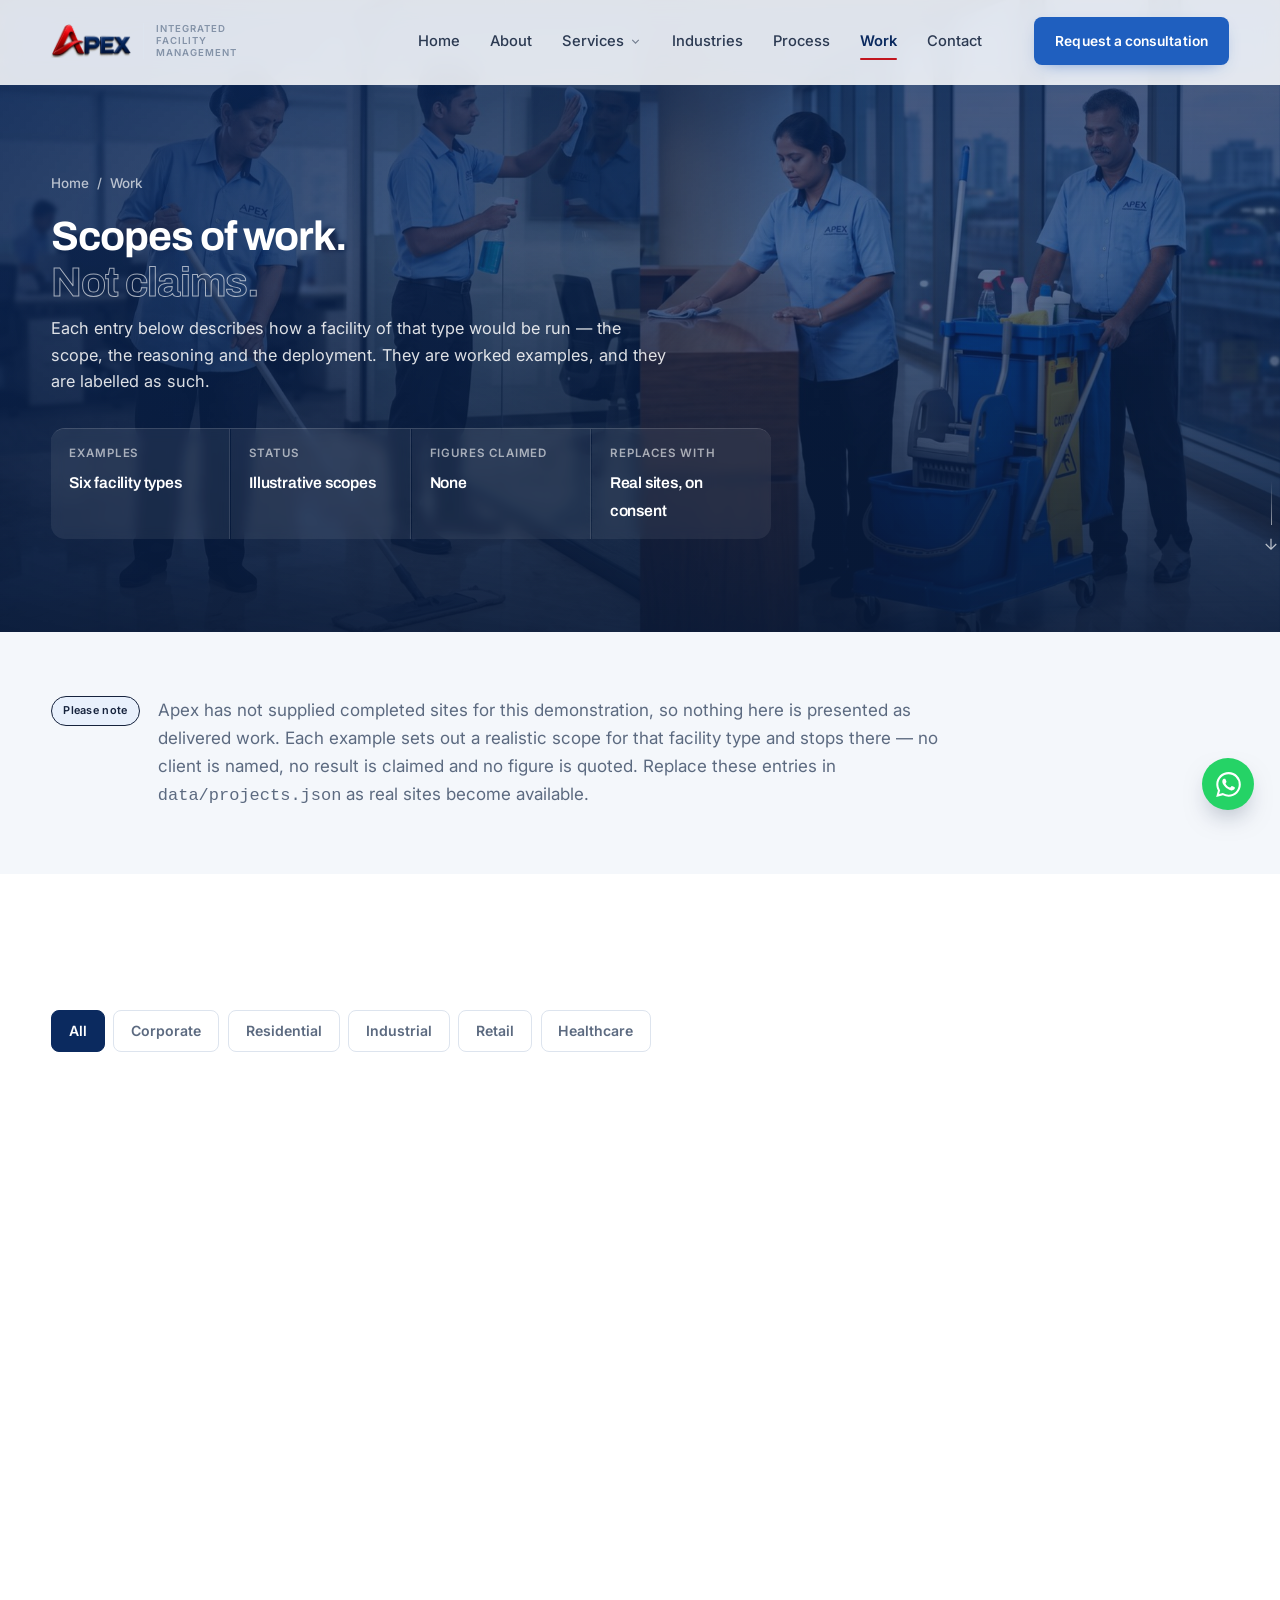
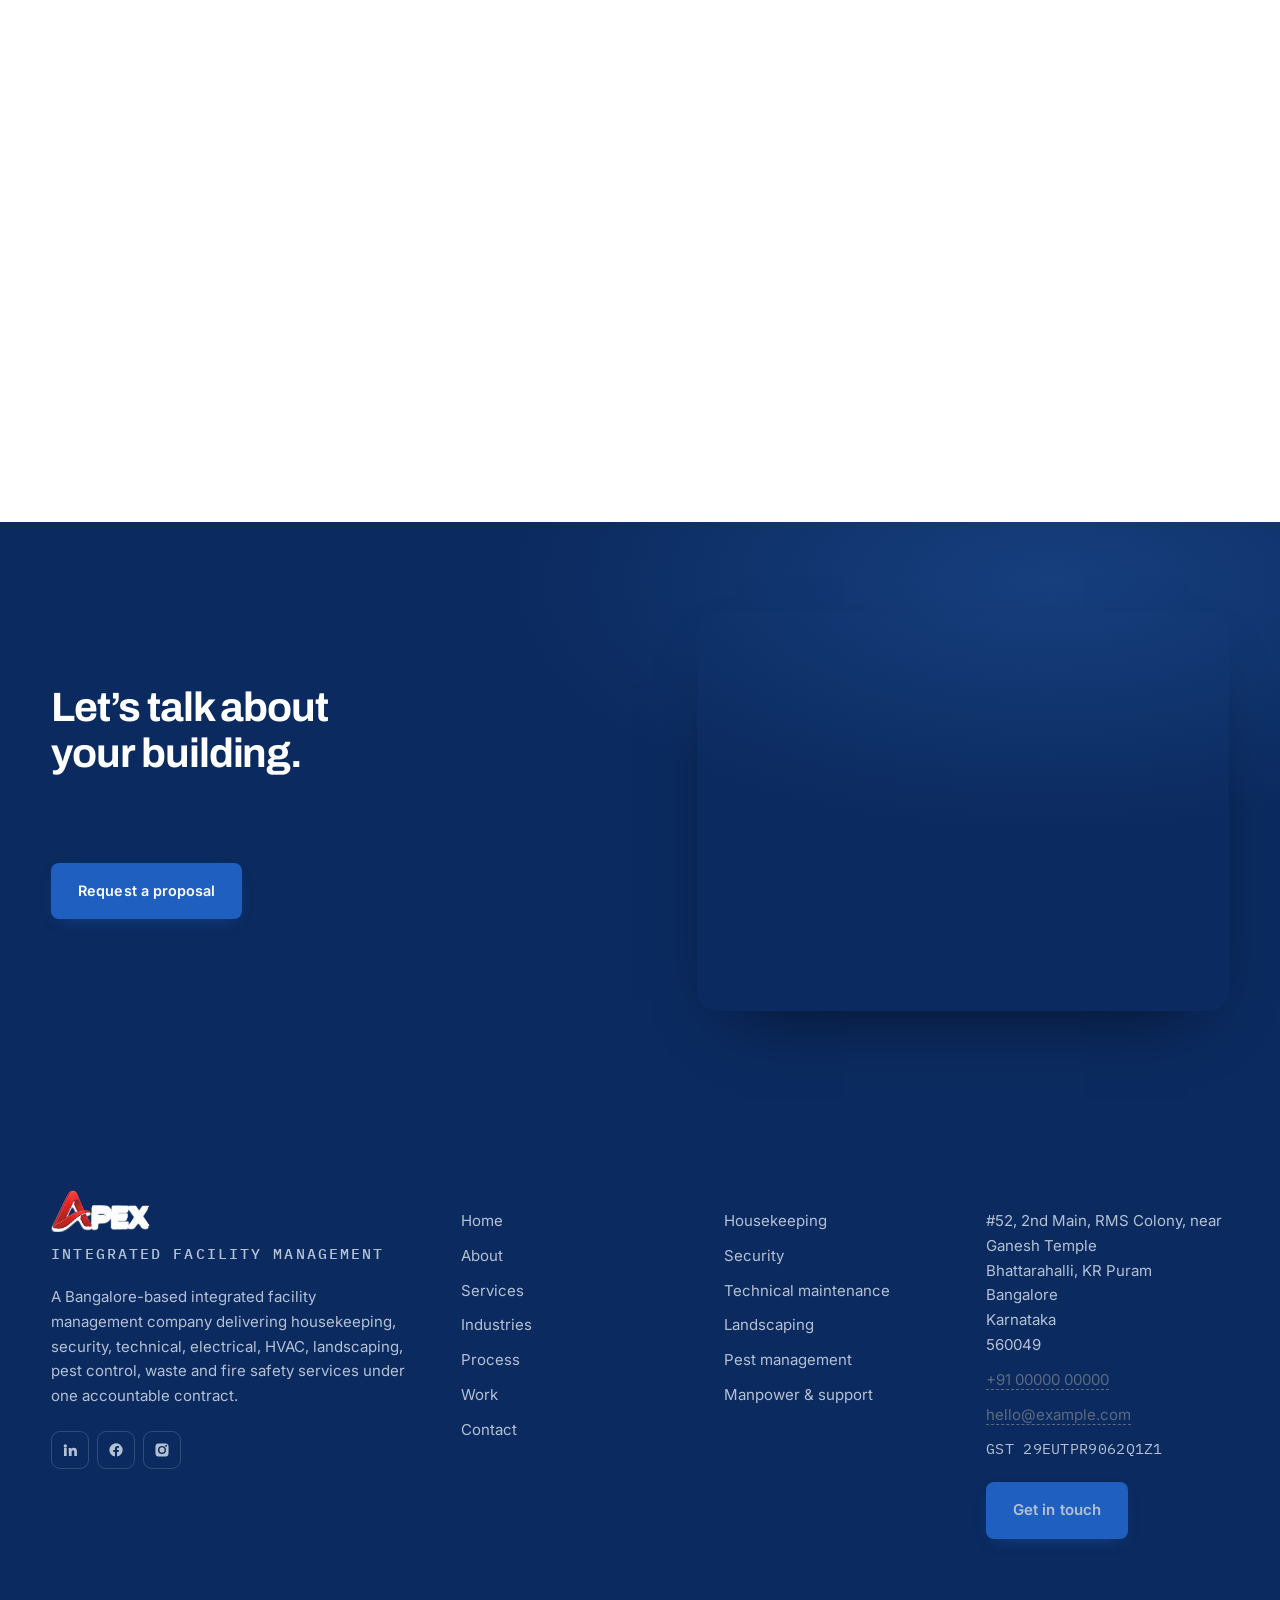
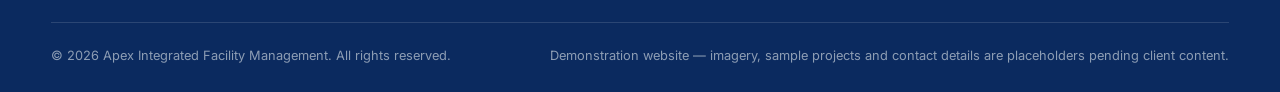
<file: work.html>
<!DOCTYPE html>
<html lang="en" class="no-js">
<head>
<meta charset="UTF-8">
<meta name="viewport" content="width=device-width, initial-scale=1">
<title>Work | Apex Integrated Facility Management</title>
<meta name="description" content="Worked examples of facility management scopes across corporate, residential, industrial, retail and healthcare buildings in Bengaluru.">
<link rel="canonical" href="https://example.com/work.html">
<meta name="theme-color" content="#0B2A5F">
<meta property="og:type" content="website">
<meta property="og:title" content="Work | Apex Integrated Facility Management">
<meta property="og:description" content="Worked examples of facility management scopes across corporate, residential, industrial, retail and healthcare buildings in Bengaluru.">
<meta property="og:image" content="assets/images/ind-corporate.jpg">
<meta property="og:url" content="https://example.com/work.html">
<meta name="twitter:card" content="summary_large_image">
<link rel="icon" type="image/png" href="assets/icons/favicon.png">
<link rel="apple-touch-icon" href="assets/icons/favicon.png">
<link rel="preconnect" href="https://fonts.googleapis.com">
<link rel="preconnect" href="https://fonts.gstatic.com" crossorigin>
<link href="https://fonts.googleapis.com/css2?family=Archivo:wght@600;700&family=IBM+Plex+Mono:wght@400;500&family=Inter:wght@400;500;600&display=swap" rel="stylesheet">
<link rel="stylesheet" href="css/style.css">
<link rel="stylesheet" href="css/components.css">
<link rel="stylesheet" href="css/responsive.css">
<!-- Structured data. Add telephone, email and streetAddress here once
     confirmed — do not publish values that are not real. -->
<script type="application/ld+json">
{
  "@context": "https://schema.org",
  "@type": "ProfessionalService",
  "name": "Apex Integrated Facility Management",
  "description": "Integrated facility management in Bengaluru: housekeeping, security, technical maintenance, landscaping, pest management and support manpower under one contract.",
  "url": "https://example.com/",
  "logo": "https://example.com/assets/brand/apex-logo.png",
  "areaServed": {
    "@type": "City",
    "name": "Bengaluru"
  },
  "address": {
    "@type": "PostalAddress",
    "streetAddress": "#52, 2nd Main, RMS Colony, near Ganesh Temple, Bhattarahalli, KR Puram",
    "addressLocality": "Bangalore",
    "addressRegion": "Karnataka",
    "postalCode": "560049",
    "addressCountry": "IN"
  },
  "taxID": "29EUTPR9062Q1Z1",
  "knowsAbout": [
    "Integrated facility management",
    "Housekeeping services",
    "Security services",
    "Technical maintenance",
    "Landscaping",
    "Pest management",
    "Facility manpower"
  ]
}
</script>
</head>
<body>
<a class="skip" href="#main">Skip to content</a>

<!-- ══ NAVIGATION ══════════════════════════════════════════════════════ -->
<header class="nav" id="nav">
  <div class="wrap-wide nav-in">
    <a href="index.html" class="nav-logo" aria-label="Apex Integrated Facility Management, home">
      <img src="assets/brand/apex-wordmark.png" alt="Apex" width="330" height="140">
      <span class="nav-word">Integrated Facility Management</span>
    </a>
    <nav class="nav-menu" aria-label="Primary">
      <a class="nav-a" href="index.html">Home</a>
      <a class="nav-a" href="about.html">About</a>

      <div class="nav-drop" data-drop>
        <a class="nav-a nav-drop-btn" href="services.html" aria-expanded="false" aria-haspopup="true">Services
          <svg class="chev" viewBox="0 0 24 24" fill="none" stroke="currentColor" stroke-width="2" aria-hidden="true"><path d="M6 9l6 6 6-6"/></svg>
        </a>
        <div class="nav-drop-panel" role="menu">
          <div class="nav-drop-head">
            <p>What we manage</p>
            <a href="services.html">All services
              <svg class="arw" viewBox="0 0 24 24" fill="none" stroke="currentColor" stroke-width="1.8" aria-hidden="true"><path d="M5 12h14M12 5l7 7-7 7"/></svg>
            </a>
          </div>
          <ul class="nav-drop-list">
          <li><a href="services.html#service-housekeeping"><b>Housekeeping</b><span>Daily cleaning, restrooms, waste, facade</span></a></li>
          <li><a href="services.html#service-security"><b>Security</b><span>Manned guarding, access, patrols</span></a></li>
          <li><a href="services.html#service-technical"><b>Technical maintenance</b><span>Electrical, plumbing, HVAC, DG</span></a></li>
          <li><a href="services.html#service-landscaping"><b>Landscaping</b><span>Grounds, planting, irrigation</span></a></li>
          <li><a href="services.html#service-pest"><b>Pest management</b><span>Scheduled treatment and monitoring</span></a></li>
          <li><a href="services.html#service-manpower"><b>Manpower &amp; support</b><span>Pantry, front desk, helpdesk</span></a></li>
          </ul>
        </div>
      </div>

      <a class="nav-a" href="industries.html">Industries</a>
      <a class="nav-a" href="process.html">Process</a>
      <a class="nav-a current" href="work.html">Work</a>
      <a class="nav-a" href="contact.html">Contact</a>
    </nav>
    <a href="contact.html" class="btn btn-solid nav-cta">Request a consultation</a>
    <button class="burger" id="burger" aria-label="Open menu" aria-expanded="false" aria-controls="panel"><span></span></button>
  </div>
  <div class="progress" id="progress"></div>
</header>

<div class="panel" id="panel">
  <ul class="panel-list">
    <li><a href="index.html">Home</a></li>
    <li><a href="about.html">About</a></li>
    <li class="panel-has-sub">
      <div class="panel-row">
        <a href="services.html">Services</a>
        <button class="panel-toggle" id="panelSvcToggle" aria-expanded="false" aria-controls="panelSvcSub" aria-label="Show all services">
          <svg viewBox="0 0 24 24" fill="none" stroke="currentColor" stroke-width="2" aria-hidden="true"><path d="M6 9l6 6 6-6"/></svg>
        </button>
      </div>
      <ul class="panel-sub" id="panelSvcSub">
        <li><a href="services.html#service-housekeeping">Housekeeping</a></li>
        <li><a href="services.html#service-security">Security</a></li>
        <li><a href="services.html#service-technical">Technical maintenance</a></li>
        <li><a href="services.html#service-landscaping">Landscaping</a></li>
        <li><a href="services.html#service-pest">Pest management</a></li>
        <li><a href="services.html#service-manpower">Manpower &amp; support</a></li>
        <li><a href="services.html" class="panel-sub-all">All services</a></li>
      </ul>
    </li>
    <li><a href="industries.html">Industries</a></li>
    <li><a href="process.html">Process</a></li>
    <li><a href="work.html">Work</a></li>
    <li><a href="contact.html">Contact</a></li>
  </ul>
  <div class="panel-foot">
    <a data-cfg-tel>+91 00000 00000</a>
    <a data-cfg-mail>hello@example.com</a>
    <a data-cfg-wa target="_blank" rel="noopener">WhatsApp</a>
  </div>
</div>

<main id="main">
<section class="phero" id="top">
  <figure class="phero-bg"><img loading="eager" decoding="async" src="assets/images/staff/staff-housekeeping-pair.jpg" alt="Apex housekeeping team working across an occupied office floor" width="1600" height="1100" fetchpriority="high"></figure>
  <div class="phero-veil" aria-hidden="true"></div>
  <div class="wrap phero-in">
    <div class="phero-copy">
    <p class="crumb"><a href="index.html">Home</a> &nbsp;/&nbsp; Work</p>
    <h1 class="d2 lines"><span class="line"><span>Scopes of work.</span></span><span class="line"><span class="hollow">Not claims.</span></span></h1>
    <p class="lede" style="margin-top:26px" data-anim="up">Each entry below describes how a facility of that type would be run &mdash; the scope, the reasoning and the deployment. They are worked examples, and they are labelled as such.</p>
    <div class="phero-meta" data-anim="up" data-delay="0.1">
      <div><span>Examples</span><b>Six facility types</b></div>
      <div><span>Status</span><b>Illustrative scopes</b></div>
      <div><span>Figures claimed</span><b>None</b></div>
      <div><span>Replaces with</span><b>Real sites, on consent</b></div>
    </div>
    </div>
    <a class="phero-scroll" href="#main-body" aria-label="Scroll to content">
      <span></span>
      <svg viewBox="0 0 24 24" fill="none" stroke="currentColor" stroke-width="1.6" aria-hidden="true"><path d="M12 5v14M5 12l7 7 7-7"/></svg>
    </a>
  </div>
</section>

<section class="section-tight on-bone demo-only">
  <div class="wrap">
    <div style="display:flex;gap:18px;align-items:flex-start;max-width:900px">
      <span class="demo-tag" style="border-color:var(--ink);color:var(--ink);flex:none">Please note</span>
      <p style="margin:0;color:var(--mute);line-height:1.65">Apex has not supplied completed sites for this demonstration, so nothing here is presented as delivered work. Each example sets out a realistic scope for that facility type and stops there &mdash; no client is named, no result is claimed and no figure is quoted. Replace these entries in <code>data/projects.json</code> as real sites become available.</p>
    </div>
  </div>
</section>

<section class="section" id="main-body">
  <div class="wrap">
    <div class="wk-filters" data-render="work-filters" role="group" aria-label="Filter by facility type"></div>
    <div class="wk-grid" data-render="work">
      <noscript><p class="lede">Enable JavaScript to browse the examples, or <a href="contact.html">ask us about your facility type</a>.</p></noscript>
    </div>
  </div>
</section>

<div class="lb" data-render="lightbox"></div>

<section class="cta">
  <div class="wrap cta-in">
    <div class="cta-grid">
      <div>
<h2 class="d2 lines"><span class="line"><span>Let&rsquo;s talk about</span></span><span class="line"><span class="hollow">your building.</span></span></h2>
    <p class="lede" style="margin-top:26px" data-anim="up">Tell us the facility type and rough size, and we will come and look at it.</p>
    <p style="margin-top:34px" data-anim="up" data-delay="0.1">
      <a href="contact.html" class="btn btn-solid" data-cfg-cta="ctaTextAlt">Request a proposal</a>
    </p>
      </div>
      <div class="cta-shot img-reveal"><img src="assets/images/staff/staff-supervisor.jpg" alt="Apex supervisors on a client office floor" loading="lazy" decoding="async"></div>
    </div>
  </div>
</section>

</main>

<!-- ══ FOOTER ══════════════════════════════════════════════════════════ -->
<footer class="footer">
  <div class="wrap">
    <div class="foot-top">
      <div class="foot-brand">
        <img class="foot-logo" src="assets/brand/apex-wordmark-reverse.png" alt="Apex" width="330" height="140">
        <p class="foot-descriptor">Integrated Facility Management</p>
        <p>A Bangalore-based integrated facility management company delivering housekeeping, security, technical, electrical, HVAC, landscaping, pest control, waste and fire safety services under one accountable contract.</p>
        <ul class="socials">
          <li><a href="#top" aria-label="LinkedIn"><svg viewBox="0 0 24 24" fill="currentColor" aria-hidden="true"><path d="M4.98 3.5a2.5 2.5 0 1 1 0 5 2.5 2.5 0 0 1 0-5M3 9h4v12H3zm7 0h3.8v1.7h.05c.53-1 1.83-2.05 3.77-2.05 4.03 0 4.78 2.65 4.78 6.1V21h-4v-5.5c0-1.3-.02-3-1.83-3-1.84 0-2.12 1.43-2.12 2.9V21h-4z"/></svg></a></li>
          <li><a href="#top" aria-label="Facebook"><svg viewBox="0 0 24 24" fill="currentColor" aria-hidden="true"><path d="M22 12a10 10 0 1 0-11.56 9.88v-6.99H7.9V12h2.54V9.8c0-2.5 1.5-3.89 3.77-3.89 1.09 0 2.24.2 2.24.2v2.46h-1.26c-1.24 0-1.63.77-1.63 1.56V12h2.78l-.45 2.89h-2.33v6.99A10 10 0 0 0 22 12"/></svg></a></li>
          <li><a href="#top" aria-label="Instagram"><svg viewBox="0 0 24 24" fill="currentColor" fill-rule="evenodd" aria-hidden="true"><path d="M12 2.16c3.2 0 3.58.01 4.85.07 1.17.05 1.8.25 2.23.41.56.22.96.48 1.38.9s.68.82.9 1.38c.16.42.36 1.06.41 2.23.06 1.27.07 1.65.07 4.85s-.01 3.58-.07 4.85c-.05 1.17-.25 1.8-.41 2.23-.22.56-.48.96-.9 1.38s-.82.68-1.38.9c-.42.16-1.06.36-2.23.41-1.27.06-1.65.07-4.85.07s-3.58-.01-4.85-.07c-1.17-.05-1.8-.25-2.23-.41-.56-.22-.96-.48-1.38-.9s-.68-.82-.9-1.38c-.16-.42-.36-1.06-.41-2.23C2.17 15.58 2.16 15.2 2.16 12s.01-3.58.07-4.85c.05-1.17.25-1.8.41-2.23.22-.56.48-.96.9-1.38s.82-.68 1.38-.9c.42-.16 1.06-.36 2.23-.41C8.42 2.17 8.8 2.16 12 2.16m0 3.68a6 6 0 1 1 0 12 6 6 0 0 1 0-12m0 2.16a3.84 3.84 0 1 0 0 7.68 3.84 3.84 0 0 0 0-7.68m6.24-3.86a1.44 1.44 0 1 1 0 2.88 1.44 1.44 0 0 1 0-2.88"/></svg></a></li>
        </ul>
      </div>

      <nav class="foot-col" aria-label="Pages">
        <h4>Pages</h4>
        <ul>
          <li><a href="index.html">Home</a></li>
          <li><a href="about.html">About</a></li>
          <li><a href="services.html">Services</a></li>
          <li><a href="industries.html">Industries</a></li>
          <li><a href="process.html">Process</a></li>
          <li><a href="work.html">Work</a></li>
          <li><a href="contact.html">Contact</a></li>
        </ul>
      </nav>

      <nav class="foot-col" aria-label="Services">
        <h4>Services</h4>
        <ul>
          <li><a href="services.html#service-housekeeping">Housekeeping</a></li>
          <li><a href="services.html#service-security">Security</a></li>
          <li><a href="services.html#service-technical">Technical maintenance</a></li>
          <li><a href="services.html#service-landscaping">Landscaping</a></li>
          <li><a href="services.html#service-pest">Pest management</a></li>
          <li><a href="services.html#service-manpower">Manpower &amp; support</a></li>
        </ul>
      </nav>

      <div class="foot-col foot-contact">
        <h4>Contact</h4>
        <ul>
          <li data-cfg-address>Bengaluru, Karnataka</li>
          <li><a data-cfg-tel>+91 00000 00000</a></li>
          <li><a data-cfg-mail>hello@example.com</a></li>
          <li class="foot-gst">GST <span data-cfg-gst>29EUTPR9062Q1Z1</span></li>
        </ul>
        <p style="margin-top:20px"><a href="contact.html" class="btn btn-solid">Get in touch</a></p>
      </div>
    </div>

    <div class="foot-bottom">
      <p>&copy; <span data-year>2026</span> Apex Integrated Facility Management. All rights reserved.</p>
      <p class="demo-only">Demonstration website &mdash; imagery, sample projects and contact details are placeholders pending client content.</p>
    </div>
  </div>
</footer>

<!-- WhatsApp — number comes from js/config.js -->
<a class="wa-float" data-cfg-wa target="_blank" rel="noopener" aria-label="Message Apex on WhatsApp"><svg viewBox="0 0 24 24" fill="currentColor" aria-hidden="true"><path d="M17.47 14.38c-.3-.15-1.76-.87-2.03-.97s-.47-.15-.67.15-.77.96-.94 1.16-.35.22-.65.07a8.2 8.2 0 0 1-2.4-1.48 9 9 0 0 1-1.66-2.07c-.17-.3 0-.46.13-.6s.3-.35.45-.53.2-.3.3-.5 0-.37-.03-.52-.67-1.62-.92-2.22-.49-.5-.67-.51h-.57a1.1 1.1 0 0 0-.79.37 3.32 3.32 0 0 0-1.04 2.47 5.77 5.77 0 0 0 1.21 3.06 13.2 13.2 0 0 0 5.05 4.46c.7.3 1.26.49 1.69.63a4.06 4.06 0 0 0 1.86.12 3.05 3.05 0 0 0 2-1.41 2.47 2.47 0 0 0 .17-1.41c-.07-.13-.27-.2-.57-.35z"/><path d="M12.04 2A9.94 9.94 0 0 0 3.6 17.2L2 22l4.94-1.55A9.94 9.94 0 1 0 12.04 2m0 1.8a8.14 8.14 0 1 1-4.24 15.1l-.3-.18-2.94.92.93-2.86-.2-.31a8.14 8.14 0 0 1 6.75-12.67" /></svg></a>

<script src="js/config.js"></script>
<script src="js/data.js" defer></script>
<script src="js/render.js" defer></script>
<script src="js/main.js" defer></script>
<script src="js/animations.js" defer></script>
</body>
</html>
</file>
<file: css/style.css>
/* ==========================================================================
   APEX INTEGRATED FACILITY MANAGEMENT
   style.css — design system + components + sections
   Breakpoint rules live in responsive.css
   --------------------------------------------------------------------------
   01 Tokens
   02 Reset & base
   03 Typography system
   04 Layout utilities
   05 Motion primitives (scroll reveal)
   06 Buttons & links
   07 Navigation
   08 Footer
   09 Hero
   10 Day-on-site strip
   11 Facility map (signature)
   12 Editorial about
   13 How we work
   14 Industries (hover preview)
   15 Process
   16 Safety
   17 Stories & testimonials
   18 CTA
   19 Contact
   20 Page heroes (inner pages)
   21 Reduced motion
   ========================================================================== */


/* 01 ─ TOKENS ============================================================= */
:root{
  /* Brand navy — sampled from the Apex logo artwork (the P, E and X) rather
     than chosen. The red below is sampled from the A. */
  --navy:     #0B2A5F;
  --navy-2:   #123770;
  --navy-3:   #21497F;

  /* The red from the mark. Used only where the logo would use it: small
     accents, live markers, the scroll progress bar. Never as a page fill. */
  --red:      #C2161F;
  --red-2:    #E30B13;
  --red-w:    #FDECEC;

  /* Surfaces — white paper over a very light blue-grey */
  --paper:    #FFFFFF;
  --mist:     #F4F7FB;
  --mist-2:   #EAF0F7;
  --line:     #DDE4EE;
  --line-2:   #EDF1F7;

  /* One working accent. Green is reserved for live/status only. */
  --signal:   #1F5FBF;
  --signal-2: #3B82E0;
  --signal-w: #E8F0FC;
  --live:     #0E9E6E;

  /* Type colours */
  --ink:      #16233D;
  --ink-2:    #2C3A52;
  --mute:     #5C6A80;
  --label:    #8493A8;
  --bone:     #EDF2F8;
  --mute-d:   #A9B7CA;

  /* Legacy aliases — older selectors still reference these */
  --carbon:   var(--navy);
  --graphite: var(--navy-2);
  --steel:    var(--mist-2);
  --bone-2:   var(--mist);
  --brass:    var(--label);

  /* Type */
  --display: 'Archivo', 'Helvetica Neue', Arial, sans-serif;
  --body:    'Inter', 'Helvetica Neue', Arial, sans-serif;
  --mono:    'IBM Plex Mono', ui-monospace, 'SFMono-Regular', Menlo, monospace;

  /* Rhythm — sections are deliberately taller than before */
  --wrap: 1280px;
  --pad: clamp(20px, 4vw, 64px);
  --sec: clamp(72px, 8vw, 132px);

  --r-sm: 8px;
  --r:    14px;
  --r-lg: 20px;

  --ease: cubic-bezier(.22,.68,.32,1);

  /* Scroll reveal. One place to retune the whole site's entrance motion.
     --rv-dur was .7s and --rv-lift was 22px; both were dialled back so the
     reveal settles instead of snapping. */
  --rv-dur:  .95s;
  --rv-lift: 16px;
  --rv-ease: cubic-bezier(.25,.6,.3,1);

  /* Glass — used sparingly, on small panels only */
  --glass-bg:     rgba(255,255,255,.72);
  --glass-line:   rgba(255,255,255,.9);
  --glass-shadow: 0 10px 30px -18px rgba(22,35,61,.35);

  --shadow-sm: 0 2px 10px -4px rgba(22,35,61,.14);
  --shadow:    0 14px 40px -26px rgba(22,35,61,.38);
  --shadow-lg: 0 30px 70px -44px rgba(22,35,61,.45);
}


/* 02 ─ RESET & BASE ======================================================= */
*,*::before,*::after{ box-sizing:border-box; }

html{ -webkit-text-size-adjust:100%; scroll-behavior:smooth; }

body{
  margin:0;
  background:var(--paper);
  color:var(--ink-2);
  font-family:var(--body);
  font-size:17px;
  line-height:1.65;
  font-weight:400;
  -webkit-font-smoothing:antialiased;
  overflow-x:hidden;
}
body.is-locked{ overflow:hidden; }

img,svg,video{ display:block; max-width:100%; height:auto; }
a{ color:inherit; text-decoration:none; }
ul,ol{ margin:0; padding:0; list-style:none; }
button{ font:inherit; color:inherit; background:none; border:none; cursor:pointer; }
figure{ margin:0; }
p{ margin:0 0 1.1em; }

::selection{ background:var(--signal); color:#fff; }

:focus-visible{ outline:2px solid var(--signal); outline-offset:3px; border-radius:3px; }

.skip{
  position:absolute; top:-100px; left:16px; z-index:9999;
  background:var(--navy); color:#fff; padding:12px 20px; border-radius:0 0 8px 8px;
  font-size:.85rem; font-weight:600;
}
.skip:focus{ top:0; }

.sr-only{
  position:absolute; width:1px; height:1px; padding:0; margin:-1px;
  overflow:hidden; clip:rect(0 0 0 0); white-space:nowrap; border:0;
}

/* The custom cursor and the ambient noise layer are gone. Both elements are
   still emitted by the page templates, so they are neutralised here rather
   than removed from eight files. */
.cursor,.noise{ display:none !important; }


/* 03 ─ TYPOGRAPHY ======================================================== */
/* Sentence case, not caps. Caps headings read as sportswear, not facilities. */
h1,h2,h3,h4{
  font-family:var(--display);
  font-weight:700;
  line-height:1.1;
  letter-spacing:-.022em;
  color:var(--navy);
  margin:0;
}

.d1{ font-size:clamp(2.5rem, 5.2vw, 4.2rem); line-height:1.04; letter-spacing:-.03em; font-weight:700; }
.d2{ font-size:clamp(1.85rem, 3.2vw, 2.7rem);line-height:1.12; letter-spacing:-.026em; }
.d3{ font-size:clamp(1.6rem, 2.6vw, 2.25rem);line-height:1.15; letter-spacing:-.022em; }
.d4{ font-size:clamp(1.25rem, 1.8vw, 1.55rem);line-height:1.25; letter-spacing:-.018em; }

/* Small caps label. Inter, not mono — mono everywhere reads like a terminal. */
.mono{
  font-family:var(--body);
  font-size:.72rem;
  font-weight:600;
  letter-spacing:.1em;
  text-transform:uppercase;
  color:var(--label);
}
/* Numeric codes keep the mono face, where tabular figures actually help */
.uni-code,.svc-num,.idx,.stack-count,.svc-count{ font-family:var(--mono); }

.eyebrow{
  display:inline-flex; align-items:center; gap:11px;
  font-family:var(--body); font-size:.75rem; font-weight:600;
  letter-spacing:.09em; text-transform:uppercase;
  color:var(--signal); margin-bottom:20px;
}
.eyebrow::before{ content:""; width:22px; height:2px; background:currentColor; flex:none; border-radius:2px; }
.on-navy .eyebrow{ color:var(--signal-2); }

.lede{
  font-size:clamp(1.02rem, 1.25vw, 1.18rem);
  line-height:1.6;
  color:var(--mute);
  max-width:56ch;
}
.on-navy .lede{ color:#C3CEDE; }

.body-sm{ font-size:.94rem; color:var(--mute); }
.on-navy .body-sm{ color:#B4C1D3; }

.accent{ color:var(--signal); }

/* Outlined display type is retired. The class stays so the seven pages that
   use it keep rendering; it simply inherits now. */
.hollow{ color:inherit; -webkit-text-stroke:0; }


/* 04 ─ LAYOUT ============================================================ */
.wrap{ width:100%; max-width:var(--wrap); margin-inline:auto; padding-inline:var(--pad); }
.wrap-wide{ width:100%; max-width:1600px; margin-inline:auto; padding-inline:var(--pad); }

.section{ padding-block:var(--sec); position:relative; }
.section-tight{ padding-block:clamp(48px,5vw,80px); }

.on-navy{ background:var(--navy); color:var(--bone); }
.on-mist{ background:var(--mist); }
.on-paper{ background:var(--paper); }
/* Legacy surface classes, remapped to the light system */
.on-dark{ background:var(--navy); color:var(--bone); }
.on-graphite{ background:var(--navy-2); color:var(--bone); }
.on-bone{ background:var(--mist); }

.on-navy h1,.on-navy h2,.on-navy h3,.on-navy h4,
.on-dark h1,.on-dark h2,.on-dark h3,.on-dark h4,
.on-graphite h1,.on-graphite h2,.on-graphite h3,.on-graphite h4{ color:#fff; }
.on-dark .lede,.on-graphite .lede{ color:#C3CEDE; }
.on-dark .mono,.on-graphite .mono,.on-navy .mono{ color:var(--mute-d); }

.rule{ height:1px; background:var(--line); border:0; margin:0; }
.on-navy .rule,.on-dark .rule{ background:rgba(255,255,255,.14); }

/* A single hairline column marker, at 6% opacity. Decoration is now this quiet. */
.grid-overlay{
  position:absolute; inset:0; pointer-events:none; z-index:0; opacity:.55;
  background-image:linear-gradient(to right, rgba(22,35,61,.05) 1px, transparent 1px);
  background-size:calc(100% / 6) 100%;
}
.on-navy .grid-overlay,.on-dark .grid-overlay{
  background-image:linear-gradient(to right, rgba(255,255,255,.05) 1px, transparent 1px);
}

.sec-head{
  display:grid; grid-template-columns:1.5fr .85fr; gap:clamp(24px,4vw,60px);
  align-items:end; margin-bottom:clamp(40px,4.5vw,68px);
}
.sec-head .lede{ margin:0; }
.sec-head h2{ max-width:22ch; }

/* 04b ─ GLASS =============================================================
   Deliberately narrow: small panels that sit over an image or a tinted
   surface. Never a full section, never a large card. */
.glass{
  background:var(--glass-bg);
  -webkit-backdrop-filter:blur(10px) saturate(140%);
  backdrop-filter:blur(10px) saturate(140%);
  border:1px solid var(--glass-line);
  box-shadow:var(--glass-shadow);
  border-radius:var(--r);
}
.on-navy .glass,.on-dark .glass{
  background:rgba(255,255,255,.07);
  border-color:rgba(255,255,255,.16);
  box-shadow:none;
}


/* 05 ─ MOTION PRIMITIVES =================================================
   One idea, used everywhere: a container fades in and lifts a little when it
   enters the viewport. js/animations.js adds .is-revealed with an
   IntersectionObserver. Nothing loops, nothing parallaxes, nothing follows
   the pointer. */
[data-anim]{
  opacity:0;
  transform:translateY(var(--rv-lift));
  transition:opacity var(--rv-dur) var(--rv-ease),
             transform var(--rv-dur) var(--rv-ease);
  will-change:opacity, transform;
}
[data-anim="fade"]{ transform:none; }
[data-anim="scale"]{ transform:scale(.985); }
[data-anim].is-revealed{ opacity:1; transform:none; will-change:auto; }

/* Direction of travel follows the direction of the scroll. An element that
   left over the top of the screen drops back in; one that left underneath
   rises. animations.js writes data-from when it resets an element. */
[data-anim][data-from="above"]{ transform:translateY(calc(var(--rv-lift) * -1)); }

/* During a fast flick the reveal is shortened so a page-worth of sections
   cannot stack into a cascade. Same movement, less time in the air. */
[data-anim][data-quick]{ transition-duration:.5s; }

/* Headline lines rise out of a mask, one after the other */
.lines{ display:block; }
.line{ display:block; overflow:hidden; padding-bottom:.1em; margin-bottom:-.1em; }
.line > span{
  display:block;
  transform:translateY(105%);
  transition:transform 1s var(--rv-ease);
}
.lines.is-revealed .line > span{ transform:none; }
.lines.is-revealed .line:nth-child(2) > span{ transition-delay:.1s; }
.lines.is-revealed .line:nth-child(3) > span{ transition-delay:.2s; }

/* A very slight settle on images, no more than 3% */
.img-reveal{ overflow:hidden; }
.img-reveal img{ transform:scale(1.03); transition:transform 1.5s var(--rv-ease); }
.img-reveal.is-revealed img{ transform:none; }

/* Staggered children inside a revealed group. Steps are deliberately short —
   a six-card grid finishes .3s after it starts, not .9s. */
[data-stagger] > *{
  opacity:0; transform:translateY(14px);
  transition:opacity var(--rv-dur) var(--rv-ease),
             transform var(--rv-dur) var(--rv-ease);
}
[data-stagger][data-from="above"] > *{ transform:translateY(-14px); }
[data-stagger].is-revealed > *{ opacity:1; transform:none; }
[data-stagger].is-revealed > *:nth-child(2){ transition-delay:.06s; }
[data-stagger].is-revealed > *:nth-child(3){ transition-delay:.12s; }
[data-stagger].is-revealed > *:nth-child(4){ transition-delay:.18s; }
[data-stagger].is-revealed > *:nth-child(5){ transition-delay:.24s; }
[data-stagger].is-revealed > *:nth-child(6){ transition-delay:.3s; }
[data-stagger].is-revealed > *:nth-child(n+7){ transition-delay:.34s; }
[data-stagger][data-quick].is-revealed > *{ transition-delay:0s; transition-duration:.5s; }

/* If JavaScript never arrives, nothing stays hidden */
.no-js [data-anim],.anim-off [data-anim],
.no-js [data-stagger] > *,.anim-off [data-stagger] > *{ opacity:1 !important; transform:none !important; }
.no-js .line > span,.anim-off .line > span{ transform:none !important; }
.no-js .img-reveal img,.anim-off .img-reveal img{ transform:none !important; }


/* 06 ─ BUTTONS =========================================================== */
.btn{
  position:relative; display:inline-flex; align-items:center; gap:10px;
  padding:15px 26px; border-radius:var(--r-sm);
  font-family:var(--body); font-size:.9rem; font-weight:600;
  letter-spacing:.005em; white-space:nowrap;
  border:1px solid transparent;
  transition:background .28s var(--ease), color .28s var(--ease),
             border-color .28s var(--ease), box-shadow .28s var(--ease);
}
.btn .arw{ width:16px; height:16px; transition:transform .28s var(--ease); }
.btn:hover .arw{ transform:translateX(3px); }

.btn-solid{ background:var(--signal); color:#fff; box-shadow:0 6px 18px -10px rgba(31,95,191,.8); }
.btn-solid:hover{ background:#1A51A6; box-shadow:0 10px 24px -12px rgba(31,95,191,.9); }

.btn-line{ border-color:var(--line); color:var(--navy); background:var(--paper); }
.btn-line:hover{ border-color:var(--navy); background:var(--navy); color:#fff; }
.on-navy .btn-line,.on-dark .btn-line{ background:transparent; border-color:rgba(255,255,255,.4); color:#fff; }
.on-navy .btn-line:hover,.on-dark .btn-line:hover{ background:#fff; color:var(--navy); border-color:#fff; }

.btn-dark{ background:var(--navy); color:#fff; }
.btn-dark:hover{ background:var(--navy-2); }

.tlink{
  position:relative; display:inline-flex; align-items:center; gap:9px;
  font-size:.92rem; font-weight:600; color:var(--signal); padding-bottom:3px;
}
.tlink::after{
  content:""; position:absolute; left:0; right:0; bottom:0; height:1px;
  background:currentColor; transform:scaleX(0); transform-origin:left;
  transition:transform .35s var(--ease);
}
.tlink:hover::after{ transform:scaleX(1); }
.tlink .arw{ width:14px; height:14px; transition:transform .3s var(--ease); }
.tlink:hover .arw{ transform:translate(3px,-3px); }

/* Inline text link used by the JSON-rendered blocks */
.link{
  display:inline-flex; align-items:center; gap:8px;
  font-size:.92rem; font-weight:600; color:var(--signal);
  border-bottom:1px solid currentColor; padding-bottom:2px;
  transition:color .28s var(--ease);
}
.link:hover{ color:var(--navy); }


/* 07 ─ NAVIGATION ========================================================
   The hero is bright now, so the bar carries navy type from the first pixel
   rather than flipping theme on scroll. */
.nav{
  position:fixed; top:0; left:0; right:0; z-index:900;
  background:rgba(255,255,255,.86);
  -webkit-backdrop-filter:blur(12px) saturate(150%);
  backdrop-filter:blur(12px) saturate(150%);
  border-bottom:1px solid transparent;
  transition:background .35s var(--ease), border-color .35s var(--ease),
             box-shadow .35s var(--ease), transform .35s var(--ease);
}
.nav-in{
  display:flex; align-items:center; justify-content:space-between; gap:24px;
  height:82px; transition:height .35s var(--ease);
}
.nav.stuck{
  background:rgba(255,255,255,.96);
  border-bottom-color:var(--line);
  box-shadow:0 6px 24px -20px rgba(22,35,61,.5);
}
.nav.stuck .nav-in{ height:68px; }
.nav.hide{ transform:translateY(-100%); }

/* Nav logo sizing now lives in components.css section 1 — the bar carries
   the real artwork plus a live text descriptor, not a typed wordmark. */

.nav-menu{ display:flex; align-items:center; gap:2px; margin-left:auto; }
.nav-a{
  position:relative; padding:9px 14px; border-radius:6px; color:var(--ink-2);
  font-size:.92rem; font-weight:500;
  transition:color .25s var(--ease), background .25s var(--ease);
}
.nav-a::after{
  content:""; position:absolute; left:14px; right:14px; bottom:2px; height:2px;
  border-radius:2px; background:var(--signal);
  transform:scaleX(0); transform-origin:left; transition:transform .3s var(--ease);
}
.nav-a:hover{ color:var(--navy); background:var(--mist); }
.nav-a.current{ color:var(--navy); font-weight:600; }
.nav-a.current::after{ transform:scaleX(1); }

.nav-cta{ margin-left:14px; padding:12px 20px; flex:none; font-size:.86rem; }

.burger{
  display:none; width:44px; height:44px; align-items:center; justify-content:center;
  color:var(--navy); border:1px solid var(--line); border-radius:9px; flex:none;
  background:var(--paper);
}
.burger span{
  display:block; width:17px; height:1.6px; background:currentColor; position:relative;
  border-radius:2px; transition:background .2s;
}
.burger span::before,.burger span::after{
  content:""; position:absolute; left:0; width:17px; height:1.6px; background:currentColor;
  border-radius:2px; transition:transform .3s var(--ease);
}
.burger span::before{ top:-6px; }
.burger span::after{ top:6px; }
.burger.open span{ background:transparent; }
.burger.open span::before{ transform:translateY(6px) rotate(45deg); }
.burger.open span::after{ transform:translateY(-6px) rotate(-45deg); }

.progress{
  height:2px; background:var(--signal); transform:scaleX(0); transform-origin:left;
  opacity:0; transition:opacity .3s var(--ease);
}
.nav.stuck .progress{ opacity:1; }

/* Full-screen mobile panel — white, not black */
.panel{
  position:fixed; inset:0; z-index:890; background:var(--paper);
  display:flex; flex-direction:column; justify-content:center;
  padding:100px var(--pad) 44px;
  opacity:0; visibility:hidden; transform:translateY(-8px);
  transition:opacity .3s var(--ease), transform .3s var(--ease), visibility .3s;
}
.panel.open{ opacity:1; visibility:visible; transform:none; }
.panel-list li{ border-bottom:1px solid var(--line); }
.panel-list a{
  display:flex; align-items:baseline; gap:16px; padding:15px 0;
  font-family:var(--display); font-size:clamp(1.5rem,6vw,2.1rem); font-weight:700;
  letter-spacing:-.024em; color:var(--navy);
  transition:color .25s var(--ease);
}
.panel-list a:hover{ color:var(--signal); }
.panel-list .idx{ font-size:.7rem; font-weight:600; color:var(--label); }
.panel-foot{ margin-top:34px; display:flex; flex-wrap:wrap; gap:12px 26px; }
.panel-foot a{ font-size:.9rem; color:var(--mute); }
.panel-foot a:hover{ color:var(--signal); }


/* 08 ─ FOOTER ============================================================ */
.footer{ background:var(--navy); color:var(--bone); padding-top:clamp(64px,7vw,104px); position:relative; }
.foot-top{
  display:grid; grid-template-columns:1.7fr 1fr 1fr 1.15fr; gap:clamp(28px,4vw,56px);
  padding-bottom:clamp(44px,5vw,72px);
}
.foot-brand b{
  display:block; font-family:var(--display); font-size:1.9rem; font-weight:700;
  letter-spacing:-.028em; line-height:1; margin-bottom:7px; color:#fff;
}
.foot-brand .mono{ color:var(--mute-d); display:block; margin-bottom:20px; }
.foot-brand p{ color:#B4C1D3; font-size:.94rem; max-width:40ch; }
.foot-col h3{ font-size:.72rem; letter-spacing:.11em; text-transform:uppercase;
              color:var(--mute-d); font-weight:600; margin-bottom:18px; }
.foot-col li{ margin-bottom:10px; }
.foot-col a,.foot-col li{ font-size:.94rem; color:#B4C1D3; transition:color .25s var(--ease); }
.foot-col a:hover{ color:#fff; }
.foot-bottom{
  display:flex; flex-wrap:wrap; gap:10px 28px; justify-content:space-between; align-items:center;
  padding:22px 0 28px; border-top:1px solid rgba(255,255,255,.13);
}
.foot-bottom p{ margin:0; font-size:.8rem; color:#8D9DB4; }
.socials{ display:flex; gap:8px; margin-top:22px; }
.socials a{
  width:38px; height:38px; border-radius:9px; display:grid; place-items:center;
  border:1px solid rgba(255,255,255,.16); color:#B4C1D3;
  transition:background .28s var(--ease), color .28s var(--ease), border-color .28s var(--ease);
}
.socials a:hover{ background:#fff; color:var(--navy); border-color:#fff; }
.socials svg{ width:16px; height:16px; }


/* 09 ─ HERO ==============================================================
   Split rather than full-bleed: type on a white field, the photograph as a
   large panel beside it. No overlay is needed because no text sits on it. */
.hero{
  position:relative; padding:clamp(128px,15vh,168px) 0 clamp(56px,6vw,88px);
  background:
    radial-gradient(1100px 520px at 88% -8%, var(--signal-w) 0%, rgba(232,240,252,0) 62%),
    linear-gradient(180deg, var(--mist) 0%, var(--paper) 68%);
  overflow:hidden;
}
.hero-grid{
  display:grid; grid-template-columns:1.02fr .98fr;
  gap:clamp(32px,4.5vw,72px); align-items:center;
}
.hero-tag{
  display:inline-flex; align-items:center; gap:10px; margin-bottom:22px;
  padding:8px 15px 8px 12px; border-radius:100px;
  background:var(--paper); border:1px solid var(--line);
  font-size:.78rem; font-weight:600; color:var(--mute); box-shadow:var(--shadow-sm);
}
.hero-tag i{ width:7px; height:7px; border-radius:50%; background:var(--live); flex:none; }
.hero-tag em{ font-style:normal; color:var(--line); }

.hero-title{ margin-bottom:24px; max-width:15ch; }
.hero-sub{ max-width:46ch; margin-bottom:32px; }
.hero-actions{ display:flex; flex-wrap:wrap; gap:12px; }

/* Photograph panel */
.hero-media{ position:relative; }
.hero-shot{
  position:relative; border-radius:var(--r-lg); overflow:hidden;
  aspect-ratio:4/3.4; box-shadow:var(--shadow-lg); background:var(--mist-2);
}
.hero-shot img{ width:100%; height:100%; object-fit:cover; }
/* Floating glass caption over the photograph */
.hero-badge{
  position:absolute; left:18px; bottom:18px; z-index:2;
  display:flex; align-items:center; gap:11px; padding:11px 16px;
  border-radius:100px;
  background:rgba(255,255,255,.82);
  -webkit-backdrop-filter:blur(10px) saturate(150%);
  backdrop-filter:blur(10px) saturate(150%);
  border:1px solid rgba(255,255,255,.95);
  box-shadow:var(--glass-shadow);
  font-size:.8rem; font-weight:600; color:var(--navy);
}
.hero-badge i{ width:7px; height:7px; border-radius:50%; background:var(--live); flex:none; }

/* Stat row — three figures, no counters, no animation */
.hero-stats{
  display:grid; grid-template-columns:repeat(3,1fr); gap:2px;
  margin-top:clamp(36px,4vw,56px); border-radius:var(--r);
  background:var(--line-2); overflow:hidden; border:1px solid var(--line);
}
.hero-stats div{ background:var(--paper); padding:20px clamp(14px,2vw,26px); }
.hero-stats b{
  display:block; font-family:var(--display); font-size:1.7rem; font-weight:700;
  letter-spacing:-.03em; line-height:1; color:var(--navy); margin-bottom:6px;
}
.hero-stats span{ font-size:.78rem; font-weight:500; color:var(--mute); }


/* 10 ─ DAY ON SITE =======================================================
   Replaces the pinned five-image scrub. Same five moments, same captions,
   read in one glance instead of five screens of scrolling. */
.day{ background:var(--paper); }
.day-grid{
  display:grid; grid-template-columns:repeat(5,1fr); gap:clamp(10px,1.2vw,18px);
  margin-top:clamp(28px,3vw,44px);
}
.day-item{ position:relative; border-radius:var(--r); overflow:hidden; background:var(--mist-2); }
.day-item img{
  width:100%; aspect-ratio:3/3.6; object-fit:cover;
  transition:transform .8s var(--ease);
}
.day-item:hover img{ transform:scale(1.03); }
.day-item::after{
  content:""; position:absolute; inset:0;
  background:linear-gradient(180deg, rgba(22,35,61,0) 46%, rgba(22,35,61,.82) 100%);
}
.day-cap{ position:absolute; left:16px; right:12px; bottom:14px; z-index:2; color:#fff; }
.day-cap span{ display:block; font-size:.72rem; font-weight:600; color:#9FD8C4; margin-bottom:3px; }
.day-cap b{ font-family:var(--display); font-size:1rem; font-weight:600; letter-spacing:-.012em; }


/* 11 ─ FACILITY MAP (signature) ==========================================
   Kept, because it is the one genuinely useful interactive idea on the page.
   Re-drawn on a light field: a blueprint rather than a dashboard. */
.fmap{ background:var(--mist); position:relative; overflow:hidden; }
.fmap-grid{ display:grid; grid-template-columns:.9fr 1.1fr; gap:clamp(32px,4.5vw,68px); align-items:center; }

.fmap-stage{ position:relative; width:100%; aspect-ratio:1.32/1; }
.fmap-svg{ position:absolute; inset:0; width:100%; height:100%; overflow:visible; }
.fmap-svg .bld{ fill:rgba(31,95,191,.05); stroke:rgba(22,35,61,.22); stroke-width:1; }
.fmap-svg .bld-2{ fill:rgba(31,95,191,.1); stroke:rgba(31,95,191,.42); }
.fmap-svg .wire{ stroke:rgba(22,35,61,.16); stroke-width:1; fill:none; stroke-dasharray:4 6; }
.fmap-svg .wire.lit{ stroke:var(--signal); stroke-dasharray:none; }
.fmap-svg .halo{ fill:none; stroke:rgba(22,35,61,.09); stroke-width:1; }
.fmap-svg .flr{ stroke:rgba(22,35,61,.14); stroke-width:1; }

.fmap-node{
  position:absolute; transform:translate(-50%,-50%);
  display:flex; align-items:center; gap:8px; padding:9px 14px; border-radius:100px;
  background:var(--paper); border:1px solid var(--line); color:var(--ink-2);
  white-space:nowrap; font-size:.78rem; font-weight:600;
  box-shadow:var(--shadow-sm); cursor:pointer;
  transition:background .28s var(--ease), color .28s var(--ease),
             border-color .28s var(--ease), box-shadow .28s var(--ease);
}
.fmap-node i{ width:7px; height:7px; border-radius:50%; background:var(--line); flex:none;
              transition:background .28s var(--ease); }
.fmap-node:hover,.fmap-node.on{
  background:var(--signal); color:#fff; border-color:var(--signal);
  box-shadow:0 8px 22px -12px rgba(31,95,191,.85);
}
.fmap-node.on i,.fmap-node:hover i{ background:#fff; }

.fmap-info{
  border-radius:var(--r); padding:24px 26px; min-height:172px; margin-top:30px;
  background:var(--glass-bg);
  -webkit-backdrop-filter:blur(10px) saturate(140%);
  backdrop-filter:blur(10px) saturate(140%);
  border:1px solid var(--glass-line);
  box-shadow:var(--glass-shadow);
}
.fmap-info .mono{ color:var(--signal); display:block; margin-bottom:10px; }
.fmap-info h3{ font-size:1.35rem; margin-bottom:9px; }
.fmap-info p{ color:var(--mute); font-size:.95rem; margin:0 0 15px; }
.fmap-info ul{ display:flex; flex-wrap:wrap; gap:7px; }
.fmap-info li{
  font-size:.74rem; font-weight:500; padding:5px 11px; border-radius:100px;
  border:1px solid var(--line); background:var(--paper); color:var(--mute);
}


/* 12 ─ EDITORIAL ABOUT =================================================== */
.edit{ background:var(--paper); position:relative; }
.edit-title{ margin-bottom:clamp(34px,4vw,60px); }
.edit-grid{ display:grid; grid-template-columns:1fr 1fr; gap:clamp(30px,4.5vw,68px); align-items:center; }
.edit-media{ position:relative; }
.edit-main{ border-radius:var(--r-lg); overflow:hidden; box-shadow:var(--shadow); }
.edit-main img{ width:100%; aspect-ratio:4/3.6; object-fit:cover; }
.edit-float{
  position:absolute; border-radius:var(--r); overflow:hidden;
  border:6px solid var(--paper); box-shadow:var(--shadow);
}
.edit-float img{ width:100%; height:100%; object-fit:cover; }
.edit-float.f1{ width:44%; aspect-ratio:4/3; right:-6%; top:12%; }
.edit-float.f2{ width:36%; aspect-ratio:4/3.4; left:-6%; bottom:7%; }
.edit-label{
  position:absolute; z-index:3; padding:9px 15px; border-radius:100px;
  background:rgba(255,255,255,.84);
  -webkit-backdrop-filter:blur(10px); backdrop-filter:blur(10px);
  border:1px solid rgba(255,255,255,.95); box-shadow:var(--glass-shadow);
  font-size:.76rem; font-weight:600; color:var(--navy);
}
.edit-label.l1{ right:2%; top:5%; }
.edit-label.l2{ left:3%; bottom:2%; background:var(--signal); color:#fff; border-color:var(--signal); }
.edit-copy p{ font-size:1.02rem; color:var(--mute); }
.edit-list{ margin-top:30px; border-top:1px solid var(--line); }
.edit-list li{
  display:grid; grid-template-columns:38px 1fr; gap:16px; align-items:baseline;
  padding:18px 0; border-bottom:1px solid var(--line);
}
.edit-list .idx{ font-size:.76rem; font-weight:600; color:var(--label); }
.edit-list b{ display:block; font-family:var(--display); font-size:1.02rem; font-weight:600;
              letter-spacing:-.012em; color:var(--navy); margin-bottom:4px; }
.edit-list span{ font-size:.93rem; color:var(--mute); }


/* 13 ─ HOW WE WORK =======================================================
   The four pillars that used to occupy a full pinned scroll story, plus the
   six short statements that repeated them further down. One section now. */
.work{ background:var(--mist); }
.work-grid{
  display:grid; grid-template-columns:repeat(4,1fr); gap:clamp(14px,1.6vw,22px);
  margin-bottom:clamp(38px,4vw,60px);
}
.work-card{
  background:var(--paper); border:1px solid var(--line); border-radius:var(--r);
  padding:clamp(22px,2.4vw,30px); box-shadow:var(--shadow-sm);
  transition:transform .3s var(--ease), box-shadow .3s var(--ease), border-color .3s var(--ease);
}
.work-card:hover{ transform:translateY(-3px); box-shadow:var(--shadow); border-color:#C9D6E7; }
.work-card .idx{ display:block; font-size:.74rem; font-weight:600; color:var(--label); margin-bottom:14px; }
.work-card h3{ font-size:1.22rem; margin-bottom:10px; }
.work-card p{ font-size:.93rem; color:var(--mute); margin:0 0 14px; }
.work-card ul{ display:grid; gap:6px; border-top:1px solid var(--line-2); padding-top:13px; }
.work-card li{ display:flex; gap:9px; align-items:baseline; font-size:.85rem; color:var(--mute); }
.work-card li::before{
  content:""; width:5px; height:5px; border-radius:50%; background:var(--signal);
  flex:none; transform:translateY(-2px);
}

.stm-list{ display:grid; grid-template-columns:repeat(3,1fr); gap:1px;
           background:var(--line); border:1px solid var(--line); border-radius:var(--r); overflow:hidden; }
.stm-item{ background:var(--paper); padding:clamp(20px,2.2vw,28px); }
.stm-item .idx{ display:block; font-size:.74rem; font-weight:600; color:var(--label); margin-bottom:10px; }
.stm-item h3{ font-size:1.08rem; margin-bottom:6px; }
.stm-item p{ margin:0; font-size:.9rem; color:var(--mute); }


/* 14 ─ INDUSTRIES (hover preview) ======================================== */
.inds{ background:var(--paper); position:relative; }
.inds-grid{ display:grid; grid-template-columns:1fr 1fr; gap:clamp(30px,4.5vw,64px); align-items:start; }
.inds-list{ border-top:1px solid var(--line); }
.inds-row{
  position:relative; display:grid; grid-template-columns:38px 1fr auto; gap:16px;
  align-items:center; padding:clamp(14px,1.6vw,20px) 0;
  border-bottom:1px solid var(--line); cursor:pointer;
  transition:padding-left .35s var(--ease);
}
.inds-row .idx{ font-size:.76rem; font-weight:600; color:var(--label); transition:color .3s var(--ease); }
.inds-row h3{ font-size:clamp(1.1rem,1.7vw,1.4rem); line-height:1.2; transition:color .3s var(--ease); }
.inds-row .arw{ width:17px; height:17px; opacity:0; transform:translateX(-6px);
                transition:opacity .3s var(--ease), transform .3s var(--ease); color:var(--signal); }
.inds-row.on{ padding-left:12px; }
.inds-row.on h3,.inds-row.on .idx{ color:var(--signal); }
.inds-row.on .arw{ opacity:1; transform:none; }

.inds-preview{
  position:sticky; top:104px; border-radius:var(--r-lg); overflow:hidden;
  aspect-ratio:4/4.2; background:var(--mist-2); box-shadow:var(--shadow);
}
.inds-preview img{
  position:absolute; inset:0; width:100%; height:100%; object-fit:cover;
  opacity:0; transition:opacity .55s var(--ease);
}
.inds-preview img.on{ opacity:1; }
.inds-preview .cap{
  position:absolute; left:14px; right:14px; bottom:14px; z-index:2; padding:16px 18px;
  border-radius:var(--r);
  background:rgba(255,255,255,.82);
  -webkit-backdrop-filter:blur(10px) saturate(150%);
  backdrop-filter:blur(10px) saturate(150%);
  border:1px solid rgba(255,255,255,.95);
  box-shadow:var(--glass-shadow);
}
.inds-preview .cap b{ display:block; font-family:var(--display); font-size:1.15rem; font-weight:700;
                      letter-spacing:-.018em; color:var(--navy); margin-bottom:3px; }
.inds-preview .cap span{ font-size:.85rem; color:var(--mute); }


/* 15 ─ PROCESS =========================================================== */
.proc{ background:var(--mist); position:relative; }
.proc-list{
  display:grid; grid-template-columns:repeat(3,1fr); gap:1px;
  background:var(--line); border:1px solid var(--line); border-radius:var(--r); overflow:hidden;
}
.proc-step{
  display:grid; grid-template-columns:auto 1fr; gap:16px; align-items:start;
  background:var(--paper); padding:clamp(22px,2.4vw,30px);
  transition:background .3s var(--ease);
}
.proc-step:hover,.proc-step.on{ background:var(--signal-w); }
.proc-step .idx{
  font-size:.78rem; font-weight:700; color:var(--signal);
  width:34px; height:34px; border-radius:9px; display:grid; place-items:center;
  background:var(--signal-w); border:1px solid #CFE0F7; flex:none;
}
.proc-step.on .idx,.proc-step:hover .idx{ background:var(--signal); color:#fff; border-color:var(--signal); }
.proc-step h3{ font-size:1.1rem; margin-bottom:7px; }
.proc-step p{ margin:0; font-size:.92rem; color:var(--mute); }


/* 16 ─ SAFETY =========================================================== */
.safe{ position:relative; background:var(--paper); }
.safe-grid{ display:grid; grid-template-columns:1fr 1fr; gap:clamp(32px,4.5vw,68px); align-items:center; }
.safe-media{ position:relative; border-radius:var(--r-lg); overflow:hidden; box-shadow:var(--shadow); }
.safe-media img{ width:100%; aspect-ratio:4/3.6; object-fit:cover; }
.safe-chip{
  position:absolute; z-index:2; display:flex; align-items:center; gap:9px;
  padding:10px 15px; border-radius:100px;
  background:rgba(255,255,255,.84);
  -webkit-backdrop-filter:blur(10px) saturate(150%);
  backdrop-filter:blur(10px) saturate(150%);
  border:1px solid rgba(255,255,255,.95);
  box-shadow:var(--glass-shadow);
  font-size:.76rem; font-weight:600; color:var(--navy);
}
.safe-chip i{ width:7px; height:7px; border-radius:50%; background:var(--live); flex:none; }
.safe-chip.p1{ right:16px; top:8%; }
.safe-chip.p2{ left:16px; top:44%; }
.safe-chip.p3{ right:20px; bottom:8%; }
.safe-list{ margin-top:28px; border-top:1px solid var(--line); }
.safe-list li{ padding:16px 0; border-bottom:1px solid var(--line);
               display:grid; grid-template-columns:auto 1fr; gap:16px; align-items:baseline; }
.safe-list .mono{ color:var(--label); }
.safe-list b{ display:block; font-family:var(--display); font-size:1rem; font-weight:600;
              letter-spacing:-.012em; color:var(--navy); margin-bottom:3px; }
.safe-list span{ font-size:.92rem; color:var(--mute); }


/* 17 ─ STORIES & TESTIMONIALS ============================================ */
.stories{ background:var(--mist); }
.stories-grid{ display:grid; grid-template-columns:repeat(4,1fr); gap:clamp(14px,1.8vw,24px); }
.story-card{
  position:relative; border-radius:var(--r); overflow:hidden; background:var(--paper);
  border:1px solid var(--line); display:block; box-shadow:var(--shadow-sm);
  transition:transform .3s var(--ease), box-shadow .3s var(--ease);
}
.story-card:hover{ transform:translateY(-3px); box-shadow:var(--shadow); }
.story-card img{ width:100%; aspect-ratio:4/2.9; object-fit:cover;
                 transition:transform .8s var(--ease); }
.story-card:hover img{ transform:scale(1.03); }
.story-card-body{ padding:20px; }
.story-card-body h3{ font-size:1.08rem; margin:10px 0 7px; }
.story-card-body p{ font-size:.89rem; color:var(--mute); margin:0 0 13px; }
.demo-tag{
  display:inline-flex; align-items:center; gap:7px; padding:5px 11px; border-radius:100px;
  border:1px solid #CFE0F7; background:var(--signal-w); color:var(--signal);
  font-size:.68rem; font-weight:600; letter-spacing:.03em;
}
.story-meta{ display:flex; flex-wrap:wrap; gap:6px; }
.story-meta span{
  font-size:.7rem; font-weight:500; padding:4px 10px; border-radius:100px;
  border:1px solid var(--line); color:var(--mute);
}

.tst{ background:var(--paper); }
.tst-grid{ display:grid; grid-template-columns:repeat(3,1fr); gap:clamp(16px,2vw,26px); }
.tst-card{
  border:1px solid var(--line); border-radius:var(--r); padding:clamp(22px,2.4vw,30px);
  background:var(--mist); display:flex; flex-direction:column;
}
.tst-quote{ font-size:1.02rem; line-height:1.55; color:var(--ink-2); margin-bottom:20px; }
.tst-by{ margin-top:auto; padding-top:16px; border-top:1px solid var(--line); }
.tst-by b{ display:block; font-size:.9rem; font-weight:600; color:var(--navy); margin-bottom:2px; }
.tst-by span{ font-size:.84rem; color:var(--mute); }


/* 18 ─ CTA ==============================================================
   Navy, not a darkened photograph. The photograph sits beside the type as a
   panel, so nothing has to be dimmed to make words legible. */
.cta{ position:relative; background:var(--navy); color:var(--bone); overflow:hidden;
      padding-block:clamp(64px,7vw,110px); }
.cta::before{
  content:""; position:absolute; inset:0; z-index:0; pointer-events:none;
  background:radial-gradient(900px 420px at 82% 10%, rgba(59,130,224,.24) 0%, rgba(59,130,224,0) 60%);
}
.cta-in{ position:relative; z-index:2; }
.cta-grid{ display:grid; grid-template-columns:1.05fr .95fr; gap:clamp(32px,4.5vw,68px); align-items:center; }
.cta h2{ color:#fff; }
.cta .lede{ color:#C3CEDE; margin-top:20px; }
.cta-actions{ display:flex; flex-wrap:wrap; gap:12px; margin-top:32px; }
.cta-shot{ border-radius:var(--r-lg); overflow:hidden; box-shadow:0 30px 70px -40px rgba(0,0,0,.7); }
.cta-shot img{ width:100%; aspect-ratio:4/3; object-fit:cover; }
/* Older pages emit .cta-bg; it becomes the side panel rather than a backdrop */
.cta-bg{ display:none; }


/* 19 ─ CONTACT ========================================================== */
.ctc{ background:var(--paper); }
.ctc-grid{ display:grid; grid-template-columns:.92fr 1.08fr; gap:clamp(32px,4.5vw,68px); align-items:start; }
.ctc-side .lede{ margin-top:22px; }
.ctc-details{ margin-top:34px; border-top:1px solid var(--line); }
.ctc-details li{ padding:16px 0; border-bottom:1px solid var(--line);
                 display:grid; grid-template-columns:96px 1fr; gap:16px; align-items:baseline; }
.ctc-details .mono{ color:var(--label); }
.ctc-details a,.ctc-details span{ font-size:1rem; color:var(--ink); }
.ctc-details a:hover{ color:var(--signal); }
.ctc-quick{ display:flex; flex-wrap:wrap; gap:10px; margin-top:26px; }
.ctc-quick a{
  display:inline-flex; align-items:center; gap:9px; padding:12px 18px; border-radius:var(--r-sm);
  border:1px solid var(--line); background:var(--paper); font-size:.88rem; font-weight:600;
  transition:background .28s var(--ease), color .28s var(--ease), border-color .28s var(--ease);
}
.ctc-quick a:hover{ background:var(--navy); color:#fff; border-color:var(--navy); }
.ctc-quick a.wa:hover{ background:#1EBE5D; border-color:#1EBE5D; color:#04240F; }
.ctc-quick svg{ width:16px; height:16px; }

.form{ background:var(--mist); border:1px solid var(--line); border-radius:var(--r-lg);
       padding:clamp(24px,3vw,40px); }
.f-row{ display:grid; grid-template-columns:1fr 1fr; gap:18px; }
.f{ position:relative; margin-bottom:20px; }
.f input,.f select,.f textarea{
  width:100%; font-family:var(--body); font-size:1rem; color:var(--ink);
  background:var(--paper); border:1px solid var(--line); border-radius:var(--r-sm);
  padding:24px 14px 10px; appearance:none;
  transition:border-color .28s var(--ease), box-shadow .28s var(--ease);
}
.f textarea{ resize:vertical; min-height:96px; }
.f label{
  position:absolute; left:14px; top:17px; pointer-events:none; color:var(--mute);
  font-size:.95rem;
  transition:transform .25s var(--ease), font-size .25s var(--ease), color .25s var(--ease);
  transform-origin:left top;
}
.f input:focus,.f select:focus,.f textarea:focus{
  outline:none; border-color:var(--signal); box-shadow:0 0 0 3px rgba(31,95,191,.12);
}
.f input:focus + label,.f textarea:focus + label,.f select:focus + label,
.f input:not(:placeholder-shown) + label,.f textarea:not(:placeholder-shown) + label,
.f select.filled + label,.f.float label{
  transform:translateY(-11px); font-size:.7rem; font-weight:600;
  letter-spacing:.05em; text-transform:uppercase; color:var(--signal);
}
.f .chev{ position:absolute; right:12px; top:24px; width:15px; height:15px; color:var(--mute);
          pointer-events:none; }
.f.err input,.f.err select,.f.err textarea{ border-color:#C6303C; }
.f .msg{ display:none; font-size:.76rem; font-weight:500; color:#C6303C; margin-top:6px; }
.f.err .msg{ display:block; }
.form-note{ font-size:.8rem; color:var(--mute); text-align:center; margin:14px 0 0; }

.form-ok{ display:none; text-align:center; padding:42px 8px; }
.form-ok.on{ display:block; }
.ok-mark{ width:72px; height:72px; margin:0 auto 22px; }
.ok-mark circle{ fill:none; stroke:var(--signal); stroke-width:2;
                 stroke-dasharray:226; stroke-dashoffset:226; }
.ok-mark path{ fill:none; stroke:var(--signal); stroke-width:2.6; stroke-linecap:round;
               stroke-linejoin:round; stroke-dasharray:48; stroke-dashoffset:48; }
.form-ok.on .ok-mark circle{ animation:draw .8s var(--ease) forwards; }
.form-ok.on .ok-mark path{ animation:draw .5s var(--ease) .6s forwards; }
@keyframes draw{ to{ stroke-dashoffset:0; } }
.form-ok h3{ font-size:1.5rem; margin-bottom:10px; }
.form-ok p{ color:var(--mute); max-width:38ch; margin-inline:auto; }

.map-holder{
  margin-top:clamp(38px,4.5vw,64px); border-radius:var(--r-lg); overflow:hidden;
  border:1px solid var(--line); background:var(--mist);
  aspect-ratio:16/6; display:grid; place-items:center; text-align:center; padding:24px;
  position:relative;
}
.map-holder div{ position:relative; z-index:2; }
.map-holder .mono{ color:var(--label); display:block; margin-bottom:8px; }


/* 20 ─ PAGE HEROES (inner pages) =========================================
   Same split idea as the home hero: light field, photograph as a panel. */
.phero{
  position:relative; padding:clamp(126px,15vh,164px) 0 clamp(48px,5.5vw,80px);
  background:
    radial-gradient(1000px 480px at 90% -10%, var(--signal-w) 0%, rgba(232,240,252,0) 60%),
    linear-gradient(180deg, var(--mist) 0%, var(--paper) 74%);
  overflow:hidden;
}
.phero-grid{ display:grid; grid-template-columns:1.05fr .95fr; gap:clamp(30px,4.5vw,64px); align-items:center; }
.phero-bg{ border-radius:var(--r-lg); overflow:hidden; box-shadow:var(--shadow-lg); }
.phero-bg img{ width:100%; aspect-ratio:4/2.9; object-fit:cover; }
.phero-meta{
  display:flex; flex-wrap:wrap; gap:1px;
  margin-top:clamp(26px,3vw,42px); background:var(--line);
  border:1px solid var(--line); border-radius:var(--r); overflow:hidden;
}
.phero-meta div{ background:var(--paper); padding:16px 18px; flex:1 1 140px; }
.phero-meta div span{ font-size:.72rem; font-weight:600; letter-spacing:.08em;
                      text-transform:uppercase; color:var(--label); display:block; margin-bottom:5px; }
.phero-meta div b{ font-family:var(--display); font-size:.98rem; font-weight:600;
                   letter-spacing:-.012em; color:var(--navy); }
.crumb{ font-size:.84rem; font-weight:500; color:var(--mute); margin-bottom:20px; }
.crumb a:hover{ color:var(--signal); }

/* Detail blocks reused on the about / projects pages */
.detail{ border-top:1px solid var(--line); }
.detail-item{
  display:grid; grid-template-columns:.9fr 1.1fr; gap:clamp(26px,4vw,60px);
  padding-block:clamp(40px,5vw,80px); border-bottom:1px solid var(--line); align-items:center;
}
.detail-item:nth-child(even) .detail-media{ order:2; }
.detail-media{ border-radius:var(--r-lg); overflow:hidden; position:relative; box-shadow:var(--shadow); }
.detail-media img{ width:100%; aspect-ratio:4/3.1; object-fit:cover;
                   transition:transform .8s var(--ease); }
.detail-media:hover img{ transform:scale(1.03); }
.detail-media .idx{
  position:absolute; left:14px; top:14px; z-index:2; padding:8px 14px; border-radius:100px;
  background:rgba(255,255,255,.84);
  -webkit-backdrop-filter:blur(10px); backdrop-filter:blur(10px);
  border:1px solid rgba(255,255,255,.95); box-shadow:var(--glass-shadow);
  color:var(--navy); font-size:.74rem; font-weight:600;
}
.detail-body h2{ font-size:clamp(1.6rem,2.6vw,2.2rem); margin-bottom:16px; }
.detail-cols{ display:grid; grid-template-columns:1fr 1fr; gap:26px; margin-top:26px; }
.detail-cols h4{ font-size:.74rem; font-weight:600; letter-spacing:.09em; text-transform:uppercase;
                 color:var(--label); margin-bottom:12px; }
.detail-cols li{ display:flex; gap:10px; font-size:.93rem; color:var(--mute); margin-bottom:8px; }
.detail-cols li::before{ content:""; width:5px; height:5px; border-radius:50%; background:var(--signal);
                         flex:none; transform:translateY(9px); }

/* Value cards used on about + services */
.vgrid{ display:grid; grid-template-columns:repeat(3,1fr); gap:clamp(16px,2vw,26px); }
.vcard{
  border:1px solid var(--line); border-radius:var(--r); padding:clamp(22px,2.4vw,30px);
  background:var(--paper); box-shadow:var(--shadow-sm);
  transition:transform .3s var(--ease), box-shadow .3s var(--ease), border-color .3s var(--ease);
}
.vcard:hover{ transform:translateY(-3px); box-shadow:var(--shadow); border-color:#C9D6E7; }
.vcard .idx{ font-size:.74rem; font-weight:600; letter-spacing:.06em; color:var(--label);
             display:block; margin-bottom:14px; }
.vcard h3{ font-size:1.15rem; margin-bottom:8px; }
.vcard p{ font-size:.93rem; color:var(--mute); margin:0; }
.on-dark .vcard,.on-navy .vcard{ background:rgba(255,255,255,.06); border-color:rgba(255,255,255,.14);
                                 box-shadow:none; }
.on-dark .vcard p,.on-navy .vcard p{ color:#B4C1D3; }
.on-dark .vcard .idx,.on-navy .vcard .idx{ color:var(--mute-d); }
.on-dark .vcard:hover,.on-navy .vcard:hover{ border-color:rgba(255,255,255,.3); }


/* 21 ─ REDUCED MOTION ==================================================== */
@media (prefers-reduced-motion: reduce){
  *,*::before,*::after{
    animation-duration:.001ms !important;
    animation-iteration-count:1 !important;
    transition-duration:.001ms !important;
    scroll-behavior:auto !important;
  }
  [data-anim],[data-stagger] > *{ opacity:1 !important; transform:none !important; }
  .line > span{ transform:none !important; }
  .img-reveal img{ transform:none !important; }
}
</file>
<file: css/components.css>
/* ==========================================================================
   APEX — COMPONENTS
   --------------------------------------------------------------------------
   The JSON-driven blocks: services, people, the uniform showcase, the process
   sequence, FAQ, the industries page, the work gallery and its lightbox, plus
   the styling used for anything the client has not yet confirmed.

   Loaded after style.css and before responsive.css. Every token comes from
   style.css; nothing new is defined here.
   ========================================================================== */


/* 01 ─ UNCONFIRMED VALUES ================================================= */
/* Anything the client has not supplied renders visibly provisional, so a
   half-filled site never reads as though it is stating a fact. */
.tbc{
  color: var(--mute) !important;
  text-decoration: none !important;
  border-bottom: 1px dashed currentColor;
  cursor: help;
}
.on-navy .tbc, .on-dark .tbc{ color: var(--mute-d) !important; }

/* Demo notices hide in one switch — set demoMode:false in js/config.js */
html:not(.is-demo) .demo-only{ display: none !important; }

.demo-note{
  font-size: .85rem; color: var(--mute);
  background: var(--mist); border: 1px solid var(--line);
  border-left: 3px solid var(--signal); border-radius: var(--r-sm);
  padding: .85em 1.1em; margin-top: 1.8em; max-width: 74ch;
}
.on-navy .demo-note, .on-dark .demo-note{
  color: var(--mute-d); background: rgba(255,255,255,.05);
  border-color: rgba(255,255,255,.14); border-left-color: var(--signal-2);
}


/* 02 ─ SERVICE CARDS (home) ===============================================
   Was a pinned two-column scroll sequence: one image stage held while six
   panels scrolled past it, which meant six full screens for six services.
   The same six items are now a grid — every service visible at once, its own
   photograph, no pin and no scrubbing. */
.svcs{ background: var(--paper); }

.svc-wrap{
  display: grid; grid-template-columns: repeat(3, 1fr);
  gap: clamp(16px, 2vw, 28px);
}
.svc-card{
  display: flex; flex-direction: column;
  background: var(--paper); border: 1px solid var(--line);
  border-radius: var(--r); overflow: hidden; box-shadow: var(--shadow-sm);
  transition: transform .3s var(--ease), box-shadow .3s var(--ease), border-color .3s var(--ease);
}
.svc-card:hover{ transform: translateY(-3px); box-shadow: var(--shadow); border-color: #C9D6E7; }

.svc-figure{ margin: 0; position: relative; background: var(--mist-2); overflow: hidden; }
.svc-figure img{
  width: 100%; aspect-ratio: 4/2.7; object-fit: cover; display: block;
  transition: transform .8s var(--ease);
}
.svc-card:hover .svc-figure img{ transform: scale(1.03); }
.svc-num{
  position: absolute; top: 12px; left: 12px; z-index: 2;
  padding: 6px 11px; border-radius: 100px;
  background: rgba(255,255,255,.86);
  -webkit-backdrop-filter: blur(10px); backdrop-filter: blur(10px);
  border: 1px solid rgba(255,255,255,.95); box-shadow: var(--glass-shadow);
  font-size: .72rem; font-weight: 600; color: var(--navy);
}

.svc-body{ padding: clamp(20px, 2.2vw, 26px); display: flex; flex-direction: column; flex: 1; }
.svc-title{ font-family: var(--display); font-weight: 700; letter-spacing: -.02em;
            font-size: 1.24rem; line-height: 1.2; color: var(--navy); margin: 0 0 .55em; }
.svc-short{ font-size: .93rem; line-height: 1.6; color: var(--mute); margin: 0 0 1.2em; }
.svc-labels{ list-style: none; padding: 0; margin: 0 0 1.4em;
             display: flex; flex-wrap: wrap; gap: 6px; }
.svc-labels li{
  font-size: .72rem; font-weight: 500; padding: 4px 10px;
  border: 1px solid var(--line); border-radius: 100px; color: var(--mute);
}
.svc-body .link{ margin-top: auto; align-self: flex-start; }


/* 03 ─ SERVICE DETAIL (services page) ===================================== */
.sdet{
  display: grid; grid-template-columns: 1fr 1fr;
  gap: clamp(28px, 4vw, 64px); align-items: center;
  padding: clamp(44px, 5vw, 84px) 0; border-top: 1px solid var(--line);
}
.sdet--flip .sdet-img{ order: 2; }
.sdet-img{ margin: 0; border-radius: var(--r-lg); overflow: hidden; box-shadow: var(--shadow); }
.sdet-img img{ width: 100%; height: 100%; object-fit: cover; display: block; aspect-ratio: 3/2; }
.sdet-num{ font-size: .76rem; font-weight: 600; letter-spacing: .08em; color: var(--label);
           display: block; margin-bottom: .9em; }
.sdet-title{
  font-family: var(--display); font-weight: 700; letter-spacing: -.024em; color: var(--navy);
  font-size: clamp(1.6rem, 2.6vw, 2.2rem); line-height: 1.12; margin: 0 0 .45em;
}
.sdet-lead{ font-size: 1.08rem; line-height: 1.55; margin: 0 0 1em; color: var(--ink-2); max-width: 46ch; }
.sdet-copy{ color: var(--mute); line-height: 1.7; margin: 0 0 1.6em; max-width: 56ch; }
.sdet-sub{ font-size: .74rem; font-weight: 600; letter-spacing: .09em; text-transform: uppercase;
           color: var(--label); margin: 0 0 .8em; }
.sdet-list{ list-style: none; padding: 0; margin: 0 0 1.6em; }
.sdet-list li{
  padding: .6em 0 .6em 1.4em; border-top: 1px solid var(--line);
  position: relative; color: var(--mute); font-size: .94rem;
}
.sdet-list li::before{
  content: ''; position: absolute; left: 0; top: 1.15em;
  width: 6px; height: 6px; background: var(--signal); border-radius: 50%;
}


/* 04 ─ PEOPLE ============================================================= */
.ppl{ background: var(--paper); }
.ppl-grid{
  display: grid; grid-template-columns: repeat(auto-fit, minmax(158px, 1fr));
  gap: clamp(12px, 1.5vw, 20px); margin-top: clamp(28px, 3.5vw, 48px);
}
.ppl-card{ position: relative; }
.ppl-img{ margin: 0 0 1em; border-radius: var(--r); overflow: hidden; background: var(--mist-2);
          box-shadow: var(--shadow-sm); }
.ppl-img img{
  width: 100%; aspect-ratio: 3/3.6; object-fit: cover; display: block;
  transition: transform .8s var(--ease);
}
.ppl-card:hover .ppl-img img{ transform: scale(1.03); }
.ppl-label{
  display: block; font-size: .7rem; font-weight: 600; letter-spacing: .09em;
  text-transform: uppercase; color: var(--signal); margin-bottom: .5em;
}
.ppl-role{ font-family: var(--display); font-weight: 600; font-size: 1.02rem;
           letter-spacing: -.012em; color: var(--navy); margin: 0 0 .4em; line-height: 1.25; }
.ppl-line{ font-size: .88rem; line-height: 1.5; color: var(--mute); margin: 0; }


/* 05 ─ UNIFORM SHOWCASE ===================================================
   The one place navy fills the section, because navy is the garment. */
.uni{ background: var(--navy); color: var(--bone); }
.uni h2, .uni h3{ color: #fff; }
.uni .lede{ color: #C3CEDE; }
.uni .eyebrow{ color: var(--signal-2); }
.uni-wrap{
  display: grid; grid-template-columns: minmax(0,.8fr) minmax(0,1fr);
  gap: clamp(32px, 4.5vw, 72px); align-items: center;
  margin-top: clamp(28px, 3.5vw, 52px);
}
.uni-stage{
  position: relative; border-radius: var(--r-lg); overflow: hidden;
  border: 1px solid rgba(255,255,255,.16);
}
.uni-photo{ margin: 0; }
.uni-photo img{ width: 100%; aspect-ratio: 3/4; object-fit: cover; display: block; }

.uni-dot{
  position: absolute; transform: translate(-50%,-50%);
  width: 30px; height: 30px; border-radius: 50%;
  border: 1px solid rgba(255,255,255,.6);
  background: rgba(22,35,61,.55);
  -webkit-backdrop-filter: blur(8px); backdrop-filter: blur(8px);
  color: #fff; cursor: pointer; display: grid; place-items: center; padding: 0;
  transition: background .3s var(--ease), border-color .3s var(--ease), color .3s var(--ease);
}
.uni-dot .mono{ font-size: .7rem; color: inherit; letter-spacing: 0; }
.uni-dot::after{
  content: ''; position: absolute; inset: -7px; border-radius: 50%;
  border: 1px solid var(--signal-2); opacity: 0; transform: scale(.8);
  transition: opacity .35s var(--ease), transform .35s var(--ease);
}
.uni-dot:hover, .uni-dot:focus-visible, .uni-dot.is-active{
  background: var(--signal); border-color: var(--signal); color: #fff;
}
.uni-dot.is-active::after{ opacity: .6; transform: scale(1); }

.uni-readout{ position: relative; min-height: 10.5em; }
.uni-item{
  position: absolute; inset: 0; opacity: 0; visibility: hidden;
  transform: translateY(10px); transition: opacity .35s var(--ease), transform .35s var(--ease);
}
.uni-item.is-active{ opacity: 1; visibility: visible; transform: none; position: relative; }
.uni-code{
  display: inline-block; font-size: .74rem; font-weight: 600;
  color: var(--signal-2); border: 1px solid currentColor;
  padding: .3em .75em; border-radius: 5px; margin-bottom: 1em;
}
.uni-title{
  font-family: var(--display); font-weight: 700; letter-spacing: -.024em; color: #fff;
  font-size: clamp(1.45rem, 2.4vw, 2rem); line-height: 1.12; margin: 0 0 .5em;
}
.uni-copy{ color: #B4C1D3; line-height: 1.65; margin: 0; max-width: 48ch; }

.uni-index{ list-style: none; padding: 0; margin: 2em 0 1.6em;
            display: grid; gap: 1px; background: rgba(255,255,255,.13);
            border-radius: var(--r-sm); overflow: hidden; }
.uni-index li{ background: var(--navy); }
.uni-index button{
  width: 100%; text-align: left; background: none; border: 0; cursor: pointer;
  padding: .85em 1em; color: #A9B7CA; font-family: var(--body); font-size: .94rem;
  display: flex; align-items: baseline; gap: 1em;
  transition: color .28s var(--ease), background .28s var(--ease);
}
.uni-index button .mono{ font-family: var(--mono); font-size: .72rem; color: var(--mute-d); }
.uni-index button:hover, .uni-index button.is-active{ color: #fff; background: rgba(255,255,255,.06); }
.uni-index button.is-active .mono{ color: var(--signal-2); }
.uni .link{ color: var(--signal-2); }
.uni .link:hover{ color: #fff; }


/* 06 ─ PROCESS SEQUENCE (process page) ====================================
   Was a 100vh pin with five stages and four spacer screens. It is now five
   stages laid out in sequence, each with its own photograph. Same copy, same
   order, without four screens of scroll travel per stage. */
.sstory{ background: var(--mist); position: relative; }
/* The track is the section's only child, so it carries the page gutters and
   the vertical rhythm that a .wrap would normally provide. */
.sstory-track{
  display: grid; gap: clamp(16px, 2vw, 28px); align-items: center;
  width: 100%; max-width: var(--wrap); margin-inline: auto;
  padding-inline: var(--pad); padding-block: var(--sec);
}
.sstory-pin{ display: contents; }
.sstory-spacer{ display: none; }
.sstory-bar{ display: none; }

.sstory-media{ display: contents; }
.sstory-media figure{
  margin: 0; border-radius: var(--r); overflow: hidden; aspect-ratio: 4/3;
  background: var(--mist-2); box-shadow: var(--shadow-sm);
}
.sstory-media img{ width: 100%; height: 100%; object-fit: cover; display: block; }

.sstory-inner{ display: contents; }
.sstory-stage{ display: contents; }
.sstory-step{
  background: var(--paper); border: 1px solid var(--line); border-radius: var(--r);
  padding: clamp(22px, 2.6vw, 34px); box-shadow: var(--shadow-sm);
  display: flex; flex-direction: column; justify-content: center;
}
.sstory-step .mono{ color: var(--signal); display: block; margin-bottom: .8em; }
.sstory-step h3{
  font-family: var(--display); font-weight: 700; letter-spacing: -.026em; color: var(--navy);
  font-size: clamp(1.5rem, 2.4vw, 2rem); line-height: 1.12; margin: 0 0 .5em;
}
.sstory-step p{ color: var(--mute); max-width: 52ch; line-height: 1.65; margin: 0; }

/* Alternating image / copy pairs */
.sstory-track{ grid-template-columns: 1fr 1fr; align-items: stretch; }
.sstory-media figure:nth-of-type(1){ grid-area: 1 / 1; }
.sstory-step:nth-of-type(1){ grid-area: 1 / 2; }
.sstory-media figure:nth-of-type(2){ grid-area: 2 / 2; }
.sstory-step:nth-of-type(2){ grid-area: 2 / 1; }
.sstory-media figure:nth-of-type(3){ grid-area: 3 / 1; }
.sstory-step:nth-of-type(3){ grid-area: 3 / 2; }
.sstory-media figure:nth-of-type(4){ grid-area: 4 / 2; }
.sstory-step:nth-of-type(4){ grid-area: 4 / 1; }
.sstory-media figure:nth-of-type(5){ grid-area: 5 / 1; }
.sstory-step:nth-of-type(5){ grid-area: 5 / 2; }


/* 07 ─ FAQ =============================================================== */
.faq{ background: var(--mist); }
.faq-list{ max-width: 880px; margin: clamp(28px,3.5vw,48px) auto 0;
           background: var(--paper); border: 1px solid var(--line);
           border-radius: var(--r); overflow: hidden; }
.faq-item{ border-top: 1px solid var(--line); }
.faq-item:first-child{ border-top: 0; }
.faq-q{ margin: 0; }
.faq-q button{
  width: 100%; background: none; border: 0; cursor: pointer;
  display: flex; align-items: flex-start; justify-content: space-between; gap: 2em;
  padding: clamp(1.05em, 1.8vw, 1.4em) clamp(1.1em, 2vw, 1.6em); text-align: left;
  font-family: var(--display); font-weight: 600; letter-spacing: -.014em;
  font-size: clamp(1rem, 1.5vw, 1.14rem); color: var(--navy); line-height: 1.35;
  transition: color .28s var(--ease), background .28s var(--ease);
}
.faq-q button:hover{ color: var(--signal); background: var(--mist); }
.faq-mark{ flex: none; width: 16px; height: 16px; margin-top: .4em; position: relative;
           color: var(--signal); }
.faq-mark::before, .faq-mark::after{
  content: ''; position: absolute; inset: 50% 0 auto 0; height: 1.8px;
  background: currentColor; border-radius: 2px; transition: transform .3s var(--ease);
}
.faq-mark::after{ transform: rotate(90deg); }
.faq-item.is-open .faq-mark::after{ transform: rotate(0deg); }
.faq-item.is-open .faq-q button{ color: var(--signal); }
.faq-a{
  overflow: hidden; max-height: 0; opacity: 0;
  transition: max-height .4s var(--ease), opacity .3s var(--ease);
}
.faq-item.is-open .faq-a{ opacity: 1; }
.faq-a p{
  margin: 0; padding: 0 clamp(1.1em,2vw,1.6em) 1.5em; color: var(--mute);
  line-height: 1.7; max-width: 66ch;
}


/* 08 ─ INDUSTRIES GRID (industries page) ================================== */
.indc-grid{ display: grid; gap: clamp(36px, 4vw, 68px); margin-top: clamp(28px,3.5vw,48px); }
.indc{
  display: grid; grid-template-columns: 1.1fr 1fr;
  gap: clamp(24px, 4vw, 60px); align-items: center;
  padding-top: clamp(28px,3.5vw,52px); border-top: 1px solid var(--line);
}
.indc:nth-child(even) .indc-img{ order: 2; }
.indc-img{ margin: 0; border-radius: var(--r-lg); overflow: hidden; box-shadow: var(--shadow); }
.indc-img img{ width: 100%; aspect-ratio: 16/10; object-fit: cover; display: block; }
.indc-i{ font-size: .76rem; font-weight: 600; letter-spacing: .08em; color: var(--label);
         display: block; margin-bottom: .9em; }
.indc-t{
  font-family: var(--display); font-weight: 700; letter-spacing: -.024em; color: var(--navy);
  font-size: clamp(1.5rem,2.4vw,2rem); line-height: 1.12; margin: 0 0 .5em;
}
.indc-b{ color: var(--ink-2); font-size: 1.02rem; line-height: 1.6; margin: 0 0 1.3em; max-width: 44ch; }
.indc-needs{ list-style: none; padding: 0; margin: 0; }
.indc-needs li{
  padding: .55em 0 .55em 1.4em; position: relative;
  color: var(--mute); font-size: .93rem; border-top: 1px solid var(--line);
}
.indc-needs li::before{
  content: ''; position: absolute; left: 0; top: 1.1em;
  width: 6px; height: 6px; background: var(--signal); border-radius: 50%;
}


/* 09 ─ WORK GALLERY ====================================================== */
.wk-filters{ display: flex; flex-wrap: wrap; gap: .5em;
             margin: clamp(22px,2.6vw,36px) 0 clamp(26px,3.4vw,44px); }
.wf{
  font-size: .88rem; font-weight: 600; padding: .6em 1.2em; cursor: pointer;
  border: 1px solid var(--line); border-radius: var(--r-sm);
  background: var(--paper); color: var(--mute);
  transition: background .28s var(--ease), color .28s var(--ease), border-color .28s var(--ease);
}
.wf:hover{ border-color: var(--navy); color: var(--navy); }
.wf.is-active{ background: var(--navy); border-color: var(--navy); color: #fff; }

.wk-grid{ display: grid; grid-template-columns: repeat(3, 1fr); gap: clamp(18px,2.2vw,30px); }
.wk{ transition: opacity .3s var(--ease); }
.wk.is-hidden{ display: none; }
.wk-open{
  display: block; width: 100%; text-align: left; cursor: pointer; position: relative;
  background: var(--paper); border: 1px solid var(--line); border-radius: var(--r);
  padding: 0 0 1.2em; overflow: hidden; color: inherit; box-shadow: var(--shadow-sm);
  transition: transform .3s var(--ease), box-shadow .3s var(--ease), border-color .3s var(--ease);
}
.wk-open:hover{ transform: translateY(-3px); box-shadow: var(--shadow); border-color: #C9D6E7; }
.wk-img{ margin: 0 0 1.1em; overflow: hidden; background: var(--mist-2); }
.wk-img img{
  width: 100%; aspect-ratio: 4/3; object-fit: cover; display: block;
  transition: transform .8s var(--ease);
}
.wk-open:hover .wk-img img{ transform: scale(1.03); }
.wk-cat{ font-size: .72rem; font-weight: 600; letter-spacing: .08em; text-transform: uppercase;
         color: var(--signal); display: block; margin: 0 1.2em .5em; }
.wk-t{ font-family: var(--display); font-weight: 600; font-size: 1.1rem; color: var(--navy);
       margin: 0 .8em .35em 1.2em; line-height: 1.3; letter-spacing: -.014em; }
.wk-m{ font-size: .8rem; color: var(--label); margin: 0 1.2em .7em; }
.wk-s{ font-size: .9rem; color: var(--mute); margin: 0 1.2em; line-height: 1.55; }
.wk .demo-tag{ position: absolute; top: 1em; left: 1em; z-index: 2;
               background: rgba(255,255,255,.88);
               -webkit-backdrop-filter: blur(8px); backdrop-filter: blur(8px); }

/* Lightbox */
.lb{
  position: fixed; inset: 0; z-index: 200; display: none;
  background: rgba(22,35,61,.72);
  -webkit-backdrop-filter: blur(4px); backdrop-filter: blur(4px);
  padding: clamp(16px,4vw,56px); overflow-y: auto;
}
.lb.is-open{ display: grid; place-items: center; }
.lb-inner{
  background: var(--paper); border-radius: var(--r-lg); overflow: hidden;
  width: min(1000px, 100%); display: grid; grid-template-columns: 1fr 1fr;
  position: relative; box-shadow: var(--shadow-lg);
}
.lb-close{
  position: absolute; top: 10px; right: 12px; z-index: 3;
  width: 38px; height: 38px; border-radius: 50%; cursor: pointer;
  border: 1px solid rgba(255,255,255,.9); background: rgba(255,255,255,.86);
  -webkit-backdrop-filter: blur(8px); backdrop-filter: blur(8px);
  color: var(--navy); font-size: 1.4rem; line-height: 1; display: grid; place-items: center;
}
.lb-close:hover{ background: var(--navy); color: #fff; border-color: var(--navy); }
.lb-img{ margin: 0; }
.lb-img img{ width: 100%; height: 100%; min-height: 260px; object-fit: cover; display: block; }
.lb-body{ padding: clamp(24px,3vw,40px); }
.lb-body h2{ font-family: var(--display); font-weight: 700; letter-spacing: -.024em;
             font-size: clamp(1.35rem,2.2vw,1.85rem); margin: .3em 0 .2em; line-height: 1.15; }
.lb-cat{ font-size: .74rem; font-weight: 600; letter-spacing: .08em; text-transform: uppercase;
         color: var(--signal); }
.lb-meta{ font-size: .82rem; color: var(--label); margin: 0 0 1.5em; }
.lb-body h3{ font-size: .74rem; font-weight: 600; letter-spacing: .09em; text-transform: uppercase;
             color: var(--label); margin: 1.4em 0 .5em; }
.lb-body p{ margin: 0; color: var(--mute); line-height: 1.65; font-size: .94rem; }
.lb-note{ margin-top: 1.6em !important; font-size: .84rem !important; color: var(--label) !important; }


/* 10 ─ COMPLIANCE STRIP ================================================== */
.cmp{ background: var(--paper); }
.cmp-grid{
  display: grid; grid-template-columns: repeat(3, 1fr);
  gap: 1px; background: var(--line); margin-top: clamp(26px,3vw,44px);
  border: 1px solid var(--line); border-radius: var(--r); overflow: hidden;
}
.cmp-cell{ background: var(--paper); padding: clamp(22px,2.6vw,34px); }
.cmp-cell .mono{ font-size: .74rem; color: var(--label); display: block; margin-bottom: 1em; }
.cmp-cell h3{ font-family: var(--display); font-weight: 600; font-size: 1.12rem;
              color: var(--navy); margin: 0 0 .6em; line-height: 1.3; letter-spacing: -.014em; }
.cmp-cell p{ margin: 0; color: var(--mute); font-size: .92rem; line-height: 1.65; }


/* 11 ─ WHATSAPP FLOAT ==================================================== */
.wa-float{
  position: fixed; right: clamp(16px,2.5vw,26px); bottom: clamp(16px,2.5vw,26px);
  z-index: 90; width: 52px; height: 52px; border-radius: 50%;
  background: #1EBE5D; color: #fff; display: grid; place-items: center;
  box-shadow: 0 10px 28px -10px rgba(30,190,93,.6);
  transition: transform .28s var(--ease), box-shadow .28s var(--ease);
}
.wa-float:hover{ transform: translateY(-2px); box-shadow: 0 14px 34px -10px rgba(30,190,93,.7); }
.wa-float svg{ width: 26px; height: 26px; }
/* No confirmed number means no button. A greyed-out one just looks broken. */
.wa-float.tbc{ display: none; }


/* 12 ─ BRAND MARK IN NAV + FOOTER ======================================== */
.brand-mark{ width: 34px; height: 34px; flex: none; display: block; }
.nav-logo{ align-items: center; gap: .6em; }
.nav-word{ display: flex; flex-direction: column; gap: .26em; }
.nav-logo .nav-word b{ font-size: 1.28rem; }
.foot-brand .brand-mark{ width: 40px; height: 40px; margin-bottom: .9em; }

/* Under 1200px the descriptor is the first thing to go — the mark and the
   name alone still identify the company. */
@media (max-width: 1200px){
  .nav-logo .nav-word span{ display: none; }
}


/* ==========================================================================
   ADDITIONS — brand logo, services dropdown, full-bleed page heroes,
   floating action dock.
   Appended rather than merged so every change in this pass sits together and
   can be read (or reverted) as one block.
   ========================================================================== */

/* ── 1. REAL LOGO IN THE BAR ──────────────────────────────────────────────
   The placeholder SVG mark and the typed "Apex" wordmark are gone.

   Only the APEX wordmark is used here, not the full lockup. At a 40px bar
   height the "INTEGRATED FACILITY MANAGEMENT" line inside the artwork renders
   about three pixels tall — legible in the signage render it came from,
   illegible on screen. So the descriptor is set as live text beside it,
   which stays sharp, scales, and is readable by search engines. */
.nav-logo{ display:flex; align-items:center; gap:12px; flex:none; }
.nav-logo img{
  height:34px; width:auto; display:block;
  transition:height .35s var(--ease);
}
.nav.stuck .nav-logo img{ height:29px; }
.nav-word{
  display:block; max-width:12.5em;
  font-size:.6rem; font-weight:600; line-height:1.25;
  letter-spacing:.1em; text-transform:uppercase; color:var(--label);
  padding-left:12px; border-left:1px solid var(--line);
}

.foot-logo{ height:42px; width:auto; display:block; }
.foot-descriptor{
  margin:10px 0 18px; font-family:var(--mono);
  font-size:.72rem; font-weight:500; letter-spacing:.14em;
  text-transform:uppercase; color:#8FA0B8;
}


/* ── 2. SERVICES DROPDOWN ─────────────────────────────────────────────────
   The only dropdown in the bar. "Services" is still a real link — clicking it
   opens the full services page. Hovering (or pressing the chevron on a touch
   device) opens the list, and each row jumps straight to that one service. */
.nav-drop{ position:relative; }
.nav-drop-btn{ display:inline-flex; align-items:center; gap:5px; }
.nav-drop-btn .chev{
  width:13px; height:13px; opacity:.6;
  transition:transform .3s var(--ease), opacity .3s var(--ease);
}
.nav-drop.open .nav-drop-btn .chev{ transform:rotate(180deg); opacity:1; }
.nav-drop.open .nav-drop-btn{ color:var(--navy); background:var(--mist); }

.nav-drop-panel{
  position:absolute; top:calc(100% + 14px); left:50%;
  transform:translate(-50%, -8px);
  width:min(560px, 92vw);
  background:var(--paper);
  border:1px solid var(--line);
  border-radius:var(--r);
  box-shadow:0 24px 60px -30px rgba(11,42,95,.42);
  padding:18px;
  opacity:0; visibility:hidden; pointer-events:none;
  transition:opacity .26s var(--ease), transform .26s var(--ease), visibility .26s;
  z-index:20;
}
.nav-drop.open .nav-drop-panel{
  opacity:1; visibility:visible; pointer-events:auto;
  transform:translate(-50%, 0);
}
/* A hover bridge, so the pointer can cross the gap without the panel closing */
.nav-drop-panel::before{
  content:""; position:absolute; left:0; right:0; top:-16px; height:16px;
}

.nav-drop-head{
  display:flex; align-items:baseline; justify-content:space-between; gap:16px;
  padding:0 8px 12px; margin-bottom:8px; border-bottom:1px solid var(--line-2);
}
.nav-drop-head p{
  margin:0; font-family:var(--mono); font-size:.7rem; font-weight:500;
  letter-spacing:.12em; text-transform:uppercase; color:var(--label);
}
.nav-drop-head a{
  display:inline-flex; align-items:center; gap:6px;
  font-size:.82rem; font-weight:600; color:var(--signal);
}
.nav-drop-head a .arw{ width:13px; height:13px; transition:transform .25s var(--ease); }
.nav-drop-head a:hover .arw{ transform:translateX(3px); }

.nav-drop-list{
  list-style:none; margin:0; padding:0;
  display:grid; grid-template-columns:1fr 1fr; gap:2px;
}
.nav-drop-list a{
  display:block; padding:11px 12px; border-radius:9px;
  transition:background .2s var(--ease);
}
.nav-drop-list a b{
  display:block; font-family:var(--display); font-size:.92rem; font-weight:600;
  color:var(--navy); line-height:1.3;
}
.nav-drop-list a span{
  display:block; margin-top:3px; font-size:.76rem; color:var(--mute); line-height:1.4;
}
.nav-drop-list a:hover{ background:var(--mist); }
.nav-drop-list a:hover b{ color:var(--signal); }
.nav-drop-list a:focus-visible{ outline:2px solid var(--signal); outline-offset:-2px; }

/* Landing on services.html#service-xyz — mark the one you asked for */
.sdet.is-target{ scroll-margin-top:110px; }
.sdet.is-target .sdet-title{ color:var(--signal); }
.sdet{ scroll-margin-top:110px; }


/* ── 3. MOBILE PANEL SUB-LIST ────────────────────────────────────────────
   Same rule on a phone: Services is a link, the chevron beside it opens the
   list. Tapping the word never traps you in a menu. */
.panel-row{ display:flex; align-items:center; justify-content:space-between; }
.panel-row > a{ flex:1; }
.panel-toggle{
  width:44px; height:44px; flex:none; border:1px solid var(--line);
  border-radius:9px; background:var(--paper); color:var(--navy);
  display:flex; align-items:center; justify-content:center; cursor:pointer;
  transition:background .2s var(--ease), transform .3s var(--ease);
}
.panel-toggle svg{ width:18px; height:18px; transition:transform .3s var(--ease); }
.panel-toggle[aria-expanded="true"] svg{ transform:rotate(180deg); }
.panel-toggle:hover{ background:var(--mist); }

.panel-sub{
  list-style:none; margin:0; padding:0;
  max-height:0; overflow:hidden;
  transition:max-height .38s var(--ease);
}
.panel-sub.open{ max-height:460px; }
.panel-sub li{ border:0; }
.panel-sub a{
  display:block; padding:10px 0 10px 4px;
  font-family:var(--body); font-size:1rem; font-weight:500; color:var(--mute);
  border-bottom:1px solid var(--line-2);
}
.panel-sub a:hover{ color:var(--signal); }
.panel-sub .panel-sub-all{ color:var(--signal); font-weight:600; border-bottom:0; }


/* ── 4. FULL-BLEED PAGE HERO ─────────────────────────────────────────────
   Inner pages used to put the photograph in a card beside the text. It now
   sits behind the text, full width, under a navy veil dark enough to keep the
   type at AA contrast whatever the photograph happens to be. */
.phero{
  position:relative; isolation:isolate; overflow:hidden;
  min-height:clamp(430px, 66vh, 660px);
  display:flex; align-items:flex-end;
  padding:calc(82px + clamp(48px,7vw,96px)) 0 clamp(48px,6vw,84px);
  background:var(--navy);
}
.phero-bg{
  position:absolute; inset:0; margin:0; z-index:-2;
  border-radius:0; box-shadow:none; overflow:hidden;
}
.phero-bg img{
  width:100%; height:100%; aspect-ratio:auto; object-fit:cover;
  transform:scale(1.05);
  animation:pheroSettle 1.8s var(--rv-ease) forwards;
}
@keyframes pheroSettle{ to{ transform:scale(1); } }

.phero-veil{
  position:absolute; inset:0; z-index:-1;
  background:
    linear-gradient(180deg, rgba(11,42,95,.72) 0%, rgba(11,42,95,.55) 40%, rgba(8,26,58,.90) 100%),
    linear-gradient(90deg, rgba(8,26,58,.72) 0%, rgba(8,26,58,.18) 62%);
}

.phero-in{ position:relative; width:100%; }
.phero-copy{ max-width:min(720px, 100%); }
.phero .crumb, .phero .crumb a{ color:rgba(255,255,255,.68); }
.phero .crumb a:hover{ color:#fff; }
.phero h1{ color:#fff; }
.phero .hollow{
  color:transparent; -webkit-text-stroke:1px rgba(255,255,255,.62);
}
.phero .lede{ color:rgba(255,255,255,.86); max-width:62ch; }

.phero-meta{
  border:0; background:transparent; gap:1px;
  margin-top:34px; border-top:1px solid rgba(255,255,255,.2);
  padding-top:0;
}
.phero-meta div{
  background:rgba(255,255,255,.07);
  -webkit-backdrop-filter:blur(6px); backdrop-filter:blur(6px);
  border-right:1px solid rgba(255,255,255,.12);
  padding:15px 18px;
}
.phero-meta div:last-child{ border-right:0; }
.phero-meta div span{ color:rgba(255,255,255,.6); }
.phero-meta div b{ color:#fff; }

.phero-scroll{
  position:absolute; right:0; bottom:2px;
  display:flex; flex-direction:column; align-items:center; gap:10px;
  color:rgba(255,255,255,.7);
}
.phero-scroll span{
  display:block; width:1px; height:44px;
  background:linear-gradient(180deg, rgba(255,255,255,0), rgba(255,255,255,.55));
}
.phero-scroll svg{ width:18px; height:18px; }
.phero-scroll:hover{ color:#fff; }
@media (prefers-reduced-motion:no-preference){
  .phero-scroll svg{ animation:scrollNudge 2.4s ease-in-out infinite; }
}
@keyframes scrollNudge{
  0%,100%{ transform:translateY(0); opacity:.65; }
  50%    { transform:translateY(5px); opacity:1; }
}


/* ── 5. FLOATING ACTION DOCK ─────────────────────────────────────────────
   Two buttons, bottom right. WhatsApp is always there. Back-to-top only
   appears once you are far enough down the page to want it — a button that
   says "top" while you are already at the top is noise.
   Markup is injected by main.js, section 09. */
.dock{
  position:fixed; right:clamp(16px,2.4vw,26px); bottom:clamp(16px,2.4vw,26px);
  z-index:880; display:flex; flex-direction:column; gap:12px; align-items:center;
}
.dock-btn{
  width:52px; height:52px; border-radius:50%;
  display:flex; align-items:center; justify-content:center;
  border:0; cursor:pointer; position:relative;
  box-shadow:0 12px 28px -12px rgba(8,26,58,.55);
  transition:transform .3s var(--ease), box-shadow .3s var(--ease),
             background .25s var(--ease), opacity .3s var(--ease), visibility .3s;
}
.dock-btn svg{ width:25px; height:25px; }
.dock-btn:hover{ transform:translateY(-3px); box-shadow:0 18px 34px -14px rgba(8,26,58,.6); }
.dock-btn:focus-visible{ outline:2px solid var(--signal); outline-offset:3px; }

.dock-wa{ background:#25D366; color:#fff; }
.dock-wa:hover{ background:#1FBE5A; }

.dock-top{
  background:var(--navy); color:#fff;
  opacity:0; visibility:hidden; transform:translateY(10px);
}
.dock-top.on{ opacity:1; visibility:visible; transform:none; }
.dock-top:hover{ background:var(--navy-2); }

/* The ring that fills as you move down the page — the same information the
   bar at the top carries, repeated where your eye already is. */
.dock-top .ring{
  position:absolute; inset:-4px; width:calc(100% + 8px); height:calc(100% + 8px);
  transform:rotate(-90deg); pointer-events:none;
}
.dock-top .ring circle{
  fill:none; stroke:var(--red); stroke-width:2.5; stroke-linecap:round;
  transition:stroke-dashoffset .12s linear;
}

/* Tooltip on hover, desktop only */
.dock-btn::after{
  content:attr(data-tip);
  position:absolute; right:calc(100% + 12px); top:50%; transform:translateY(-50%);
  background:var(--navy); color:#fff; font-size:.76rem; font-weight:500;
  padding:6px 11px; border-radius:7px; white-space:nowrap;
  opacity:0; pointer-events:none; transition:opacity .22s var(--ease);
}
.dock-btn:hover::after{ opacity:1; }
@media (hover:none){ .dock-btn::after{ display:none; } }
@media (max-width:520px){
  .dock-btn{ width:48px; height:48px; }
  .dock-btn svg{ width:23px; height:23px; }
}


/* ── 6. RED, USED SPARINGLY ──────────────────────────────────────────────
   The mark is red and navy. Navy carries the page; red appears only at the
   points that report progress or state, so it stays meaningful. */
.progress{ background:var(--red); }
.nav-a.current::after{ background:var(--red); }

.foot-gst{ font-family:var(--mono); font-size:.8rem; color:#8FA0B8; letter-spacing:.02em; }
.foot-gst span{ color:#B4C1D3; }


/* ── 7. MOBILE PANEL OVERFLOW ────────────────────────────────────────────
   The panel centred its content vertically, which is right for seven links
   and wrong the moment the services sub-list expands: the list grew past the
   screen and pushed Home and About off the top, with no way to reach them.
   It now scrolls, and only centres while there is room to. */
.panel{
  justify-content:flex-start;
  overflow-y:auto;
  -webkit-overflow-scrolling:touch;
  overscroll-behavior:contain;
  padding-top:88px;
}
.panel-list{ margin:auto 0; width:100%; }
@media (max-height:720px){
  .panel{ padding-top:80px; }
  .panel-list a{ padding:12px 0; font-size:clamp(1.3rem,5vw,1.8rem); }
}

/* Stat cells stop stretching once the strip stacks — on a phone each cell was
   inheriting the desktop flex-basis and growing to a third of the screen. */
@media (max-width:620px){
  .phero-meta div{ flex:0 0 auto; padding:13px 16px; }
}
</file>
<file: css/responsive.css>
/* ==========================================================================
   APEX — responsive.css
   Every breakpoint rule lives here so style.css and components.css stay a
   single source of truth for the design system.

   Breakpoints
     1200px  small desktop
     1024px  tablet landscape / small laptop
     860px   tablet portrait — navigation becomes a full-screen panel
     620px   mobile
     400px   small mobile
   ========================================================================== */


/* ── 1200px ─────────────────────────────────────────────────────────────── */
@media (max-width:1200px){
  .nav-a{ padding:9px 11px; font-size:.86rem; }
  .nav-cta{ margin-left:8px; padding:11px 16px; }

  .foot-top{ grid-template-columns:1.5fr 1fr 1fr; }
  .foot-contact{ grid-column:1 / -1; }

  .svc-wrap{ grid-template-columns:repeat(2,1fr); }
  .work-grid{ grid-template-columns:repeat(2,1fr); }
  .stories-grid{ grid-template-columns:repeat(2,1fr); }
  .ppl-grid{ grid-template-columns:repeat(3,1fr); }
  .wk-grid{ grid-template-columns:repeat(2,1fr); }
  .tst-grid{ grid-template-columns:1fr 1fr; }
  .tst-card:last-child{ grid-column:1 / -1; }
}


/* ── 1024px: two-column layouts start collapsing ────────────────────────── */
@media (max-width:1024px){
  :root{ --sec:clamp(64px,8vw,104px); }

  .sec-head{ grid-template-columns:1fr; align-items:start; gap:18px; }

  .hero{ padding-top:clamp(112px,14vh,140px); }
  .hero-grid{ grid-template-columns:1fr; gap:34px; }
  .hero-media{ max-width:620px; }
  .hero-title{ max-width:20ch; }

  /* .phero is now a full-bleed background hero — the old two-column grid
     rules are gone. See components.css section 4. */
  .phero{ min-height:clamp(400px,58vh,540px); }

  .day-grid{ grid-template-columns:repeat(3,1fr); }
  .day-item:nth-child(n+4) img{ aspect-ratio:4/3; }

  .fmap-grid,
  .safe-grid,
  .edit-grid,
  .inds-grid,
  .cta-grid,
  .ctc-grid{ grid-template-columns:1fr; }

  .fmap-stage{ max-width:620px; margin-inline:auto; }
  .inds-preview{ position:relative; top:0; max-width:560px; aspect-ratio:4/3; order:-1; }
  .edit-media{ max-width:560px; }
  .safe-media{ max-width:560px; }
  .cta-shot{ max-width:560px; }

  .proc-list{ grid-template-columns:repeat(2,1fr); }
  .stm-list{ grid-template-columns:repeat(2,1fr); }

  .detail-item{ grid-template-columns:1fr; }
  .detail-item:nth-child(even) .detail-media{ order:0; }
  .detail-media{ max-width:620px; }

  .vgrid{ grid-template-columns:1fr 1fr; }

  .uni-wrap{ grid-template-columns:1fr; gap:34px; }
  .uni-stage{ max-width:400px; }

  .sdet, .sdet--flip{ grid-template-columns:1fr; }
  .sdet--flip .sdet-img{ order:0; }
  .indc, .indc:nth-child(even){ grid-template-columns:1fr; }
  .indc:nth-child(even) .indc-img{ order:0; }
  .cmp-grid{ grid-template-columns:repeat(2,1fr); }
  .lb-inner{ grid-template-columns:1fr; max-height:88vh; overflow-y:auto; }
  .lb-img img{ max-height:34vh; }
}


/* ── 860px: navigation becomes a full-screen panel ──────────────────────── */
@media (max-width:860px){
  body{ font-size:16px; }

  .nav-menu{ display:none; }
  .nav-cta{ display:none; }
  .burger{ display:flex; }
  .nav-in{ height:70px; }
  .nav.stuck .nav-in{ height:62px; }

  .svc-wrap{ grid-template-columns:1fr; }
  .work-grid{ grid-template-columns:1fr; }
  .stories-grid{ grid-template-columns:1fr 1fr; }
  .wk-grid{ grid-template-columns:1fr; }
  .cmp-grid{ grid-template-columns:1fr; }
  .tst-grid{ grid-template-columns:1fr; }
  .tst-card:last-child{ grid-column:auto; }

  /* The process sequence stops alternating and reads image-then-copy */
  .sstory-track{ grid-template-columns:1fr; }
  .sstory-media figure:nth-of-type(1){ grid-area:1 / 1; }
  .sstory-step:nth-of-type(1){ grid-area:2 / 1; }
  .sstory-media figure:nth-of-type(2){ grid-area:3 / 1; }
  .sstory-step:nth-of-type(2){ grid-area:4 / 1; }
  .sstory-media figure:nth-of-type(3){ grid-area:5 / 1; }
  .sstory-step:nth-of-type(3){ grid-area:6 / 1; }
  .sstory-media figure:nth-of-type(4){ grid-area:7 / 1; }
  .sstory-step:nth-of-type(4){ grid-area:8 / 1; }
  .sstory-media figure:nth-of-type(5){ grid-area:9 / 1; }
  .sstory-step:nth-of-type(5){ grid-area:10 / 1; }
  .sstory-media figure img{ aspect-ratio:4/2.6; }

  /* People becomes a swipeable rail — five columns is unreadable below this */
  .ppl-grid{
    display:flex; gap:14px; overflow-x:auto; scroll-snap-type:x mandatory;
    margin-inline:calc(var(--pad) * -1); padding-inline:var(--pad);
    padding-bottom:12px; -webkit-overflow-scrolling:touch;
  }
  .ppl-grid::-webkit-scrollbar{ height:3px; }
  .ppl-grid::-webkit-scrollbar-thumb{ background:var(--line); border-radius:3px; }
  .ppl-card{ flex:0 0 min(66vw,250px); scroll-snap-align:start; }

  .f-row{ grid-template-columns:1fr; gap:0; }

  .foot-top{ grid-template-columns:1fr 1fr; }
  .foot-brand{ grid-column:1 / -1; }

  .faq-a p{ padding-right:1.1em; }
  .faq-q button{ gap:1.2em; }
}


/* ── 620px: mobile ──────────────────────────────────────────────────────── */
@media (max-width:620px){
  :root{ --sec:clamp(56px,12vw,84px); }

  .hero{ padding-top:110px; }
  .hero-actions .btn{ flex:1 1 100%; justify-content:center; }
  .hero-stats{ grid-template-columns:1fr; }
  .hero-stats div{ padding:16px 18px; }
  .hero-stats b{ font-size:1.5rem; }
  .hero-shot{ aspect-ratio:4/3.2; }

  /* Two across keeps the faces readable; five slivers do not */
  .day-grid{ grid-template-columns:repeat(2,1fr); }
  .day-item img{ aspect-ratio:4/3.4 !important; }
  .day-item:last-child{ grid-column:1 / -1; }
  .day-item:last-child img{ aspect-ratio:16/7 !important; }

  .stories-grid{ grid-template-columns:1fr; }
  .proc-list{ grid-template-columns:1fr; }
  .stm-list{ grid-template-columns:1fr; }

  .inds-row{ grid-template-columns:32px 1fr auto; gap:12px; }
  .inds-preview{ aspect-ratio:4/3.2; }

  .edit-float.f1{ position:relative; right:auto; top:auto; width:100%; margin-top:14px;
                  border-width:0; }
  .edit-float.f2{ display:none; }
  .edit-label.l1{ right:10px; top:10px; }
  .edit-list li{ grid-template-columns:32px 1fr; gap:12px; }

  .safe-chip.p2{ display:none; }
  .safe-list li{ grid-template-columns:1fr; gap:5px; }

  .ctc-details li{ grid-template-columns:1fr; gap:5px; }
  .ctc-quick a{ flex:1 1 100%; justify-content:center; }

  .cta-actions .btn{ flex:1 1 100%; justify-content:center; }

  .detail-cols{ grid-template-columns:1fr; gap:20px; }
  .vgrid{ grid-template-columns:1fr; }

  .uni-stage{ max-width:none; }
  .uni-dot{ width:26px; height:26px; }
  .uni-index button{ font-size:.88rem; }

  .wk-filters{ margin-block:18px 24px; }
  .wf{ padding:.55em 1em; font-size:.8rem; }

  .lb{ padding:0; }
  .lb-inner{ border-radius:0; min-height:100vh; }

  .foot-top{ grid-template-columns:1fr; gap:32px; }
  .foot-bottom{ flex-direction:column; align-items:flex-start; }
}


/* ── 400px: small mobile — protect against overflow ─────────────────────── */
@media (max-width:400px){
  .nav-logo span{ display:none; }
  .ppl-card{ flex-basis:78vw; }
  .panel-list a{ font-size:1.5rem; }
  .svc-labels li{ font-size:.68rem; padding:3px 8px; }
}


/* ── Print ──────────────────────────────────────────────────────────────── */
@media print{
  .nav,.panel,.progress,.wa-float{ display:none !important; }
  body{ background:#fff; color:#000; }
  .on-navy,.on-dark,.on-graphite,.footer,.uni,.cta{ background:#fff !important; color:#000 !important; }
  [data-anim],[data-stagger] > *{ opacity:1 !important; transform:none !important; }
  .line > span{ transform:none !important; }
}


/* ==========================================================================
   ADDITIONS — dropdown, full-bleed hero, dock
   ========================================================================== */

/* Below the nav breakpoint the bar is replaced by the panel, so the desktop
   dropdown must not be reachable or focusable. */
@media (max-width:860px){
  .nav-drop-panel{ display:none; }
  .nav-logo img{ height:40px; }
  .nav.stuck .nav-logo img{ height:36px; }

  .phero{ min-height:auto; padding-top:calc(72px + clamp(44px,9vw,72px)); }
  .phero-scroll{ display:none; }
  .phero-copy{ max-width:100%; }
  .foot-logo{ height:48px; }
}

/* Two dropdown columns need the room; one column below it. */
@media (max-width:1080px){
  .nav-drop-panel{ width:min(420px,92vw); padding:16px; }
  .nav-drop-list{ grid-template-columns:1fr; }
}

@media (max-width:620px){
  .phero-meta{ flex-direction:column; }
  .phero-meta div{ border-right:0; border-bottom:1px solid rgba(255,255,255,.12); }
  .phero-meta div:last-child{ border-bottom:0; }
  .nav-logo img{ height:36px; }
  .nav.stuck .nav-logo img{ height:32px; }

  /* Keep the dock clear of the CTA button that sits at the foot of forms */
  .dock{ right:14px; bottom:14px; gap:10px; }
}
</file>
<file: css/home.css>
/* ==========================================================================
   APEX — home.css
   Loaded only by index.html.

   Why this file exists
   --------------------
   The home page read as a dashboard: white ground, a rounded card, a row of
   stats, repeat. Every section had the same weight, so nothing led. This
   sheet gives the page a spine — one photograph that owns the first screen,
   then bands of alternating colour so each section arrives as a change rather
   than as more of the same.

   Nothing here touches the other seven pages.

     01 Band colours
     02 Full-bleed hero
     03 Skyline
     04 Hero type
     05 Service thumbnails
     06 Scroll cue
     07 Stat band
     08 Section bands + dividers
     09 Reduced motion
     10 Responsive
   ========================================================================== */


/* 01 ─ BAND COLOURS =======================================================
   Cool, not warm. The brand is a navy mark on white signage and the subject
   is plant rooms and building lobbies, so the tints run steel-blue. A warm
   cream ground would be pleasant and would belong to a different company. */
:root{
  /* The mark's red is #C2161F on white. Placed on a deep navy field at
     display size it vibrates — pure red against pure navy is the most
     unstable pair in the palette. This is the same hue lifted and slightly
     desaturated so it still reads as the brand red without buzzing. */
  --red-lift: #F0554E;

  --steel:    #EEF2F8;
  --steel-2:  #E4EBF4;
  --deep:     #081D42;
  --deep-2:   #0B2A5F;
}


/* 02 ─ FULL-BLEED HERO ==================================================== */
.hero--full{
  position:relative;
  isolation:isolate;
  overflow:hidden;
  min-height:min(94svh, 900px);
  display:flex;
  align-items:flex-end;
  padding:calc(82px + clamp(40px,6vw,72px)) 0 clamp(40px,5vw,72px);
  background:var(--deep);
}

.hero--full .hero-media{
  position:absolute; inset:0; z-index:-3; margin:0;
}
/* Rotating hero. Each slide is stacked in the same box and only opacity
   moves, so there is no reflow and no seam. */
.hslide{
  position:absolute; inset:0; opacity:0;
  transition:opacity 1.4s var(--rv-ease);
  will-change:opacity;
}
.hslide.is-active{ opacity:1; z-index:1; }
.hslide.is-leaving{ opacity:0; z-index:0; }
/* Before the script runs there is one slide and it must be visible. */
.hero-media:not([data-ready]) .hslide{ opacity:1; }

.hslide img{
  width:100%; height:100%; object-fit:cover; object-position:center 42%;
  transform:scale(1.04);
}
/* The push runs longer than the 6s hold, so it never finishes and freezes —
   the picture is still moving when it hands over to the next one. */
.hslide.is-active img{ animation:heroPush 9s linear forwards; }
@keyframes heroPush{ from{ transform:scale(1.04); } to{ transform:scale(1.13); } }

/* Slide dots */
.hero-dots{
  position:absolute; right:0; bottom:-6px; display:flex; gap:8px; z-index:3;
}
.hero-dot{
  width:26px; height:3px; padding:0; border:0; border-radius:2px; cursor:pointer;
  background:rgba(255,255,255,.32);
  transition:background .35s var(--ease), width .35s var(--ease);
}
.hero-dot.on{ background:var(--red-lift); width:38px; }
.hero-dot:hover{ background:rgba(255,255,255,.6); }
.hero-dot:focus-visible{ outline:2px solid #fff; outline-offset:3px; }

/* Two gradients, not one. The vertical pass holds the type at the bottom;
   the horizontal pass keeps the left column dark enough to read while the
   right side of the photograph stays open. */
.hero--full .hero-scrim{
  position:absolute; inset:0; z-index:-2;
  background:
    /* Lightened. The previous pair took the photograph down to roughly a
       third of its brightness — safe for contrast, but it made a well-lit
       office look like a night shift. These let the picture through and the
       type is held instead by a tighter pool behind the copy column plus a
       text-shadow, which darkens only what it needs to. */
    linear-gradient(180deg, rgba(8,29,66,.34) 0%, rgba(8,29,66,.10) 30%, rgba(6,21,48,.62) 100%),
    linear-gradient(96deg,  rgba(6,21,48,.72) 0%, rgba(6,21,48,.40) 34%, rgba(6,21,48,.06) 64%, rgba(6,21,48,0) 100%);
}


/* 03 ─ SKYLINE ============================================================
   Three receding building profiles at the foot of the photograph, in the
   place a landscape brand would put a ridge line. It ties the hero into the
   navy band underneath instead of ending on a hard horizontal edge. */
.hero-skyline{
  position:absolute; left:0; right:0; bottom:-1px; z-index:-1;
  height:clamp(120px, 17vw, 230px); pointer-events:none;
}
.hero-skyline svg{ width:100%; height:100%; display:block; }
.hero-skyline .sk1{ fill:rgba(8,29,66,.24); }
.hero-skyline .sk2{ fill:rgba(8,29,66,.50); }
.hero-skyline .sk3{ fill:rgba(8,29,66,.86); }


/* 04 ─ HERO TYPE ========================================================== */
.hero--full .hero-in{
  position:relative; width:100%;
  display:grid; grid-template-columns:minmax(0,1fr) auto;
  align-items:end; gap:clamp(28px,4vw,60px);
}
.hero--full .hero-copy{ max-width:min(660px,100%); }

/* The tagline off the signage, set as a watermark. Light enough to sit on
   the sky rather than argue with the headline. */
.hero-mark{
  position:absolute; z-index:1;
  top:calc(82px + clamp(20px,3.5vw,48px)); left:0; right:0;
  margin:0; text-align:center;
  font-family:var(--display); font-style:italic; font-weight:600;
  font-size:clamp(1rem,2.4vw,1.75rem);
  letter-spacing:.01em; color:rgba(255,255,255,.42);
  text-shadow:0 2px 30px rgba(6,21,48,.5);
  pointer-events:none;
}

.hero--full .hero-tag{
  display:inline-flex; align-items:center; gap:9px;
  background:rgba(255,255,255,.1);
  -webkit-backdrop-filter:blur(9px); backdrop-filter:blur(9px);
  border:1px solid rgba(255,255,255,.22);
  border-radius:999px; padding:8px 17px;
  font-size:.78rem; font-weight:500; letter-spacing:.02em;
  color:rgba(255,255,255,.92);
}
.hero--full .hero-tag i{
  width:7px; height:7px; border-radius:50%; background:var(--red-lift);
  box-shadow:0 0 0 3px rgba(240,85,78,.3);
}
.hero--full .hero-tag em{ font-style:normal; color:rgba(255,255,255,.42); }

.hero--full .hero-title{
  color:#fff; margin-top:22px;
  text-shadow:0 2px 40px rgba(6,21,48,.4);
}
/* The second line carries the red from the mark. The logo is a red A against
   a navy wordmark; the headline repeats that relationship instead of
   inventing a new accent for the page. */
.hero--full .hero-title .accent{ color:var(--red-lift); }

.hero--full .hero-sub{
  color:rgba(255,255,255,.84); max-width:56ch; margin-top:20px;
}

.hero--full .hero-actions{ margin-top:30px; }
.btn-glass{
  background:rgba(255,255,255,.12);
  -webkit-backdrop-filter:blur(10px); backdrop-filter:blur(10px);
  border:1px solid rgba(255,255,255,.34); color:#fff;
}
.btn-glass:hover{ background:rgba(255,255,255,.22); border-color:rgba(255,255,255,.55); }


/* 05 ─ SERVICE THUMBNAILS =================================================
   The six lines as faces rather than a list, sitting in the open right side
   of the photograph. Each is a real link into that service. */
.hero-thumbs{ display:flex; gap:10px; align-items:flex-end; }
.hthumb{
  position:relative; display:block; flex:none;
  width:clamp(46px,4.6vw,62px); aspect-ratio:1; border-radius:50%;
  overflow:hidden; border:2px solid rgba(255,255,255,.4);
  transition:transform .4s var(--rv-ease), border-color .3s var(--ease),
             width .4s var(--rv-ease);
}
.hthumb img{ width:100%; height:100%; object-fit:cover; }
.hthumb::after{
  content:attr(data-label);
  position:absolute; left:50%; bottom:calc(100% + 10px); transform:translateX(-50%);
  background:#fff; color:var(--navy); font-size:.7rem; font-weight:600;
  padding:5px 10px; border-radius:6px; white-space:nowrap;
  opacity:0; pointer-events:none; transition:opacity .25s var(--ease);
}
.hthumb:hover,.hthumb:focus-visible{
  transform:translateY(-6px); border-color:#fff;
}
.hthumb:hover::after,.hthumb:focus-visible::after{ opacity:1; }


/* 06 ─ SCROLL CUE ========================================================= */
.hero-scroll{
  position:absolute; left:50%; bottom:16px; transform:translateX(-50%);
  z-index:2; display:flex; flex-direction:column; align-items:center; gap:9px;
  font-family:var(--mono); font-size:.63rem; letter-spacing:.24em;
  text-transform:uppercase; color:rgba(255,255,255,.55);
}
.hero-scroll .track{
  width:1px; height:38px; background:rgba(255,255,255,.28);
  position:relative; overflow:hidden;
}
.hero-scroll .track::after{
  content:""; position:absolute; left:0; top:-60%; width:1px; height:60%;
  background:linear-gradient(180deg,transparent,#fff);
  animation:trackRun 2.6s var(--rv-ease) infinite;
}
@keyframes trackRun{ to{ top:100%; } }


/* 07 ─ STAT BAND ==========================================================
   Sits directly under the hero on the deep navy, so the photograph hands
   over to a solid block rather than straight back to white. */
.statband{ background:var(--deep); color:#fff; padding:0; }
.statband-in{
  display:grid; grid-template-columns:repeat(4,1fr);
  border-top:1px solid rgba(255,255,255,.1);
}
.stat{
  padding:clamp(26px,3vw,42px) clamp(14px,2vw,26px);
  border-right:1px solid rgba(255,255,255,.1);
}
.stat:last-child{ border-right:0; }
.stat b{
  display:block; font-family:var(--display); font-weight:700;
  font-size:clamp(2.1rem,4vw,3.1rem); line-height:1; letter-spacing:-.02em;
  color:#fff;
}
.stat b i{ font-style:normal; color:var(--red-lift); }
.stat span{
  display:block; margin-top:10px; font-size:.83rem; line-height:1.45;
  color:rgba(255,255,255,.6);
}


/* 08 ─ SECTION BANDS ======================================================
   The page alternates white → steel → white → navy → white. Each section
   arrives as a change of ground, which is what stops a long page reading as
   one undifferentiated scroll. */
.section.on-mist{ background:var(--steel); }
.section.on-dark,
.section.band-deep{ background:var(--deep-2); color:#fff; }

/* A soft diagonal seam where a tinted band meets white. Two degrees is
   enough to register; more would look like a graphic device for its own
   sake. */
.band-cut{ position:relative; }
.band-cut::before{
  content:""; position:absolute; left:0; right:0; top:-38px; height:38px;
  background:inherit;
  clip-path:polygon(0 100%, 100% 0, 100% 100%);
}


/* 09 ─ REDUCED MOTION ===================================================== */
@media (prefers-reduced-motion:reduce){
  .hero--full .hero-media img{ animation:none; transform:none; }
  .hero-scroll .track::after{ animation:none; }
}


/* 10 ─ RESPONSIVE ========================================================= */
@media (max-width:1024px){
  .hero--full .hero-in{ grid-template-columns:1fr; align-items:start; }
  .hero-thumbs{ margin-top:34px; }
  .statband-in{ grid-template-columns:repeat(2,1fr); }
  .stat:nth-child(2){ border-right:0; }
  .stat:nth-child(3),.stat:nth-child(4){ border-top:1px solid rgba(255,255,255,.1); }
}

@media (max-width:860px){
  .hero--full{
    min-height:auto;
    padding-top:calc(72px + clamp(72px,15vw,120px));
  }
  .hero-mark{ top:calc(72px + 16px); font-size:clamp(.85rem,3.6vw,1.2rem); }
  .hero-scroll{ display:none; }
}

@media (max-width:620px){
  .hero--full .hero-tag{ font-size:.72rem; padding:7px 13px; }
  .hero--full .hero-sub{ font-size:.98rem; }
  .hero-thumbs{ gap:7px; flex-wrap:wrap; }
  .hthumb{ width:44px; }
  /* The label tooltip has nowhere to go on a phone and hover does not exist */
  .hthumb::after{ display:none; }
  .statband-in{ grid-template-columns:1fr; }
  .stat{ border-right:0; border-top:1px solid rgba(255,255,255,.1); }
  .stat:first-child{ border-top:0; }
  .hero-skyline{ height:90px; }
}


/* ==========================================================================
   11 ─ TRANSPARENT NAV OVER THE HERO
   A white bar sitting on a full-bleed photograph cuts a hard horizontal band
   across the top of the design and wastes the first 82px of the picture. Over
   the hero the bar is transparent with white type; the moment it sticks it
   becomes the solid white bar the rest of the site uses. Two logo files are
   in the markup and only one is ever visible.
   ========================================================================== */
.nav--over:not(.stuck){
  background:transparent;
  -webkit-backdrop-filter:none; backdrop-filter:none;
  border-bottom-color:transparent;
  box-shadow:none;
}
.nav--over:not(.stuck) .nav-a{ color:rgba(255,255,255,.86); }
.nav--over:not(.stuck) .nav-a:hover{ color:#fff; background:rgba(255,255,255,.14); }
.nav--over:not(.stuck) .nav-a.current{ color:#fff; }
.nav--over:not(.stuck) .nav-word{
  color:rgba(255,255,255,.72); border-left-color:rgba(255,255,255,.28);
}
.nav--over:not(.stuck) .burger{
  color:#fff; background:rgba(255,255,255,.12); border-color:rgba(255,255,255,.3);
}
.nav--over:not(.stuck) .nav-cta{
  background:rgba(255,255,255,.14); color:#fff;
  -webkit-backdrop-filter:blur(10px); backdrop-filter:blur(10px);
  border:1px solid rgba(255,255,255,.34);
}
.nav--over:not(.stuck) .nav-cta:hover{ background:rgba(255,255,255,.24); }

/* Logo swap. Both files are in the DOM; visibility is the only thing that
   changes, so there is no request on scroll and no flash.

   These selectors are deliberately two classes deep. components.css sets
   `.nav-logo img { display:block }`, which is specificity (0,1,1) — a bare
   `.logo-light { display:none }` is (0,1,0) and loses to it, so both logos
   rendered side by side. Scoping to `.nav-logo .logo-light` makes it (0,2,0)
   and it wins. */
.nav-logo .logo-light{ display:none; }
.nav--over:not(.stuck) .nav-logo .logo-dark{ display:none; }
.nav--over:not(.stuck) .nav-logo .logo-light{ display:block; }

/* On the hero the primary action is white — a blue button on a blue-black
   photograph is the one place the site's accent has nothing to push against. */
.hero--full .hero-actions .btn-solid{
  background:#fff; color:var(--navy); border-color:#fff;
}
.hero--full .hero-actions .btn-solid:hover{
  background:var(--steel); border-color:var(--steel);
  box-shadow:0 14px 30px -16px rgba(0,0,0,.6);
}


/* ==========================================================================
   12 ─ SERVICE CARDS
   The old card was a photograph, a heading, a paragraph, a row of chips and a
   text link — five stacked blocks of equal weight, which is the pattern that
   made the page feel like an admin table of contents.

   The title now sits on the photograph, the number is a corner badge, and the
   whole card is the click target.
   ========================================================================== */
.svc-card{
  display:flex; flex-direction:column;
  background:#fff; border:1px solid var(--line);
  border-radius:var(--r); overflow:hidden;
  text-decoration:none; color:inherit;
  transition:transform .45s var(--rv-ease), box-shadow .45s var(--rv-ease),
             border-color .3s var(--ease);
}
.svc-card:hover{
  transform:translateY(-6px);
  border-color:transparent;
  box-shadow:0 26px 54px -30px rgba(11,42,95,.45);
}

.svc-figure{
  position:relative; margin:0; aspect-ratio:16/11; overflow:hidden;
  background:var(--steel-2);
}
.svc-figure img{
  width:100%; height:100%; object-fit:cover;
  transition:transform 1.1s var(--rv-ease);
}
.svc-card:hover .svc-figure img{ transform:scale(1.06); }

/* A gradient only across the lower third — enough to seat the title, not so
   much that it greys out the photograph. */
.svc-figure::after{
  content:""; position:absolute; inset:0;
  background:linear-gradient(180deg, rgba(6,21,48,0) 42%, rgba(6,21,48,.82) 100%);
}

.svc-num{
  position:absolute; top:14px; left:14px; z-index:2;
  font-family:var(--mono); font-size:.7rem; font-weight:500; letter-spacing:.06em;
  color:#fff; background:rgba(6,21,48,.62);
  -webkit-backdrop-filter:blur(6px); backdrop-filter:blur(6px);
  border:1px solid rgba(255,255,255,.22);
  padding:5px 10px; border-radius:6px;
}
.svc-name{
  position:absolute; left:18px; right:18px; bottom:15px; z-index:2;
  font-family:var(--display); font-size:1.22rem; font-weight:700;
  letter-spacing:-.01em; color:#fff; line-height:1.2;
}

.svc-body{ padding:20px 20px 22px; display:flex; flex-direction:column; flex:1; }
.svc-short{ margin:0; font-size:.92rem; line-height:1.6; color:var(--mute); }

.svc-labels{
  list-style:none; display:flex; flex-wrap:wrap; gap:6px;
  margin:16px 0 0; padding:0;
}
.svc-labels li{
  font-size:.72rem; font-weight:500; color:var(--ink-2);
  background:var(--steel); border:1px solid var(--line-2);
  padding:5px 10px; border-radius:999px;
}

.svc-go{
  display:flex; align-items:center; justify-content:space-between; gap:12px;
  margin-top:auto; padding-top:18px;
  font-size:.86rem; font-weight:600; color:var(--signal);
}
.svc-go svg{
  width:30px; height:30px; padding:7px; flex:none;
  border:1px solid var(--line); border-radius:50%;
  transition:background .3s var(--ease), color .3s var(--ease),
             border-color .3s var(--ease), transform .3s var(--ease);
}
.svc-card:hover .svc-go svg{
  background:var(--signal); border-color:var(--signal);
  color:#fff; transform:translateX(3px);
}


/* ==========================================================================
   13 ─ THE DEEP BAND
   One section on near-black navy. It is the pivot of the page: everything
   before it is light, everything after returns to light, and the interactive
   facility map is the thing worth stopping on.
   ========================================================================== */
.section.band-deep{
  background:var(--deep);
  color:rgba(255,255,255,.82);
  position:relative;
}
.section.band-deep h2,
.section.band-deep h3,
.section.band-deep b{ color:#fff; }
.section.band-deep .eyebrow{ color:rgba(255,255,255,.5); }
.section.band-deep .lede{ color:rgba(255,255,255,.74); }
.section.band-deep .eyebrow::before{ background:var(--red-lift); }

.band-white{ background:var(--paper); }

/* The node read-out inside the deep band. It was a light panel inheriting the
   band's white body colour, which put pale grey text on pale grey — the one
   genuinely unreadable spot on the page. It is now a glass panel that belongs
   to the dark ground instead of fighting it. */
.band-deep .fmap-info{
  background:rgba(255,255,255,.07);
  -webkit-backdrop-filter:blur(10px); backdrop-filter:blur(10px);
  border:1px solid rgba(255,255,255,.16);
  color:rgba(255,255,255,.8);
}
.band-deep .fmap-info .mono{ color:var(--red-lift); }
.band-deep .fmap-info b,
.band-deep .fmap-info h3,
.band-deep #fmName{ color:#fff; }
.band-deep .fmap-info p,
.band-deep #fmText{ color:rgba(255,255,255,.74); }
.band-deep .fmap-info li,
.band-deep #fmTags li{
  background:rgba(255,255,255,.1);
  border-color:rgba(255,255,255,.2);
  color:rgba(255,255,255,.86);
}

/* Node pills on the diagram */
.band-deep .fmap-node{
  background:rgba(255,255,255,.1);
  border-color:rgba(255,255,255,.22);
  color:rgba(255,255,255,.88);
  -webkit-backdrop-filter:blur(6px); backdrop-filter:blur(6px);
}
.band-deep .fmap-node:hover,
.band-deep .fmap-node.on{
  background:var(--signal); border-color:var(--signal); color:#fff;
}
.band-deep .fmap-svg .wire{ stroke:rgba(255,255,255,.16); }
.band-deep .fmap-svg .wire.lit{ stroke:var(--red-lift); }
.band-deep .fmap-svg .halo{ stroke:rgba(255,255,255,.09); }
.band-deep .grid-overlay{ opacity:.14; }

/* The closing CTA repeats the hero's two-tone headline. Hero and CTA are the
   bookends of the page; using the device only at those two points keeps it
   meaningful rather than decorative. */
.cta .accent{ color:var(--red-lift); }


/* ==========================================================================
   14 ─ LETTER-BY-LETTER TYPE
   The headline and the sentence under it arrive one character at a time.
   js/hero.js does the splitting and writes each span's transition-delay.

   Two guards matter here. The element keeps its text in the HTML, so if the
   script never runs the copy is simply there — the :not(.is-split) rule
   below makes sure nothing is hidden waiting for JavaScript. And each letter
   span is aria-hidden with the whole sentence restored as aria-label, so a
   screen reader hears a sentence, not an alphabet.
   ========================================================================== */
/* Slowed down deliberately. Each character now takes just over a second to
   settle, and js/hero.js staggers the start of each one, so the line arrives
   as a slow sweep rather than a flicker. The blur is what makes it read as
   "coming into focus" rather than "fading in". */
.ltr{
  display:inline-block;
  opacity:0;
  transform:translateY(.42em);
  filter:blur(7px);
  transition:opacity 1.15s var(--rv-ease),
             transform 1.3s var(--rv-ease),
             filter 1.15s var(--rv-ease);
  will-change:opacity, transform;
}
/* Words are unbreakable; the plain space between them is the break point. */
.wrd{ display:inline-block; white-space:nowrap; }
.is-in .ltr{ opacity:1; transform:none; filter:blur(0); }

/* A pool of shadow under the type instead of darkening the whole photograph.
   It follows the letters, so the picture behind stays bright. */
.hero--full .hero-title,
.hero--full .hero-sub{ text-shadow:0 2px 22px rgba(6,21,48,.55); }

/* The second headline line carries the red from the mark. */
/* The second line starts on its own row. Left inline it reflowed to
   "We manage every / detail.", which breaks the two-beat reading of the
   line. Block keeps the pair the headline was written as. */
.hero--full .hero-title b{ font-weight:inherit; color:var(--red-lift); display:block; }

/* Belt and braces: an element waiting to be split must never be invisible. */
[data-letters]:not(.is-split){ opacity:1; }

@media (prefers-reduced-motion:reduce){
  .ltr{ opacity:1; transform:none; filter:none; transition:none; }
  .hslide{ transition:none; }
  .hslide.is-active img{ animation:none; }
}


/* ==========================================================================
   15 ─ TRUSTED BY
   A slow marquee of facility types. The list is duplicated in the DOM and
   the track moves exactly one copy's width, so the loop has no seam.
   ========================================================================== */
.clients{
  background:var(--paper);
  border-bottom:1px solid var(--line-2);
  padding:clamp(26px,3vw,40px) 0;
  overflow:hidden;
}
.clients-lead{
  margin:0 0 18px;
  font-family:var(--mono); font-size:.7rem; font-weight:500;
  letter-spacing:.16em; text-transform:uppercase; color:var(--label);
}
.clients-lead span{ display:inline-flex; align-items:center; gap:10px; }
.clients-lead span::after{
  content:""; width:52px; height:1px; background:var(--line);
}

.clients-rail{
  position:relative;
  /* Fade the ends so plates arrive and leave rather than being clipped. */
  -webkit-mask-image:linear-gradient(90deg,transparent,#000 6%,#000 94%,transparent);
  mask-image:linear-gradient(90deg,transparent,#000 6%,#000 94%,transparent);
}
.cplates{
  display:flex; gap:14px; list-style:none; margin:0; padding:0; width:max-content;
  animation:railRun 52s linear infinite;
}
.clients-rail:hover .cplates{ animation-play-state:paused; }
@keyframes railRun{ to{ transform:translateX(-50%); } }

.cplate{
  display:flex; align-items:center; gap:12px; flex:none;
  background:var(--steel); border:1px solid var(--line-2);
  border-radius:var(--r-sm); padding:12px 18px 12px 12px;
}
.cplate-mark{
  width:38px; height:38px; flex:none; border-radius:8px;
  display:flex; align-items:center; justify-content:center;
  background:var(--navy); color:#fff;
  font-family:var(--display); font-size:.86rem; font-weight:700; letter-spacing:.02em;
}
.cplate-txt b{
  display:block; font-family:var(--display); font-size:.94rem; font-weight:600;
  color:var(--navy); line-height:1.25; white-space:nowrap;
}
.cplate-txt span{
  display:block; margin-top:2px; font-size:.76rem; color:var(--mute); white-space:nowrap;
}
.clients-note{ margin:16px 0 0; font-size:.8rem; color:var(--label); }

@media (prefers-reduced-motion:reduce){
  .cplates{ animation:none; }
  .clients-rail{ overflow-x:auto; }
}


/* ==========================================================================
   16 ─ FEEDBACK
   A scrolling rail, not a three-up grid. The grid capped the section at three
   quotes and made a fourth a layout problem.
   ========================================================================== */
.fb-rail{
  display:flex; gap:20px; margin-top:38px;
  overflow-x:auto; scroll-snap-type:x mandatory;
  padding-bottom:6px;
  scrollbar-width:none;
  -ms-overflow-style:none;
}
.fb-rail::-webkit-scrollbar{ display:none; }

.fb-card{
  flex:0 0 clamp(280px, 31%, 400px);
  scroll-snap-align:start;
  margin:0; padding:26px 26px 24px;
  background:var(--paper);
  border:1px solid var(--line);
  border-radius:var(--r);
  display:flex; flex-direction:column;
}

.fb-stars{ display:flex; gap:3px; margin-bottom:16px; }
.star{ width:15px; height:15px; color:var(--line); }
.star.on{ color:#E8A33D; }

.fb-quote{
  margin:0; font-size:1rem; line-height:1.7; color:var(--ink-2);
  quotes:"“" "”";
}
.fb-quote::before{ content:open-quote; }
.fb-quote::after{ content:close-quote; }

.fb-by{
  display:flex; align-items:center; gap:12px;
  margin-top:auto; padding-top:22px;
}
.fb-av{
  width:40px; height:40px; flex:none; border-radius:50%;
  display:flex; align-items:center; justify-content:center;
  background:var(--signal-w); color:var(--signal);
  font-family:var(--mono); font-size:.78rem; font-weight:500;
}
.fb-who b{
  display:block; font-size:.9rem; font-weight:600; color:var(--navy); line-height:1.3;
}
.fb-who span{ display:block; margin-top:2px; font-size:.78rem; color:var(--mute); }

.fb-nav{ display:flex; align-items:center; gap:10px; margin-top:22px; }
.fb-btn{
  width:42px; height:42px; flex:none; border-radius:50%;
  display:flex; align-items:center; justify-content:center;
  background:var(--paper); border:1px solid var(--line); color:var(--navy);
  cursor:pointer;
  transition:background .25s var(--ease), color .25s var(--ease),
             border-color .25s var(--ease), opacity .25s var(--ease);
}
.fb-btn svg{ width:17px; height:17px; }
.fb-btn:hover:not(:disabled){ background:var(--navy); border-color:var(--navy); color:#fff; }
.fb-btn:disabled{ opacity:.32; cursor:default; }
.fb-note{ margin:0 0 0 8px; font-size:.8rem; color:var(--label); }

@media (max-width:620px){
  .fb-card{ flex-basis:82%; padding:22px; }
  .cplate-txt b{ font-size:.88rem; }
}


/* ==========================================================================
   17 ─ THE LIGHT HOME PAGE
   --------------------------------------------------------------------------
   The home page is white. The photograph still runs full bleed and still
   rotates, but a white wash comes in from the left so the type sits on paper
   rather than on a darkened picture, and the copy is navy instead of white.

   The seven inner pages keep the dark photographic hero — this block is
   scoped to .hero--light and to index-only classes, so nothing here reaches
   them.
   ========================================================================== */

/* ── Hero ground ─────────────────────────────────────────────────────── */
.hero--light{ background:var(--paper); }

/* Two washes. The horizontal one carries the type column and releases the
   photograph on the right; the vertical one lifts the top so the white nav
   bar has something to sit on, and settles the base into the stat band. */
.hero--light .hero-scrim{
  background:
    linear-gradient(96deg,
      #FFFFFF 0%,
      rgba(255,255,255,.99) 34%,
      rgba(255,255,255,.94) 47%,
      rgba(255,255,255,.68) 58%,
      rgba(255,255,255,.24) 76%,
      rgba(255,255,255,0) 94%),
    linear-gradient(180deg,
      rgba(255,255,255,.72) 0%,
      rgba(255,255,255,.10) 22%,
      rgba(255,255,255,0) 46%,
      rgba(255,255,255,.42) 84%,
      rgba(238,242,248,.92) 100%);
}

/* The skyline was three navy silhouettes reading against a dark photograph.
   On white it becomes three steel tints, so it still steps the hero down into
   the band below without putting a dark mass on a light page. */
/* The skyline is dropped on the light hero. Stepped silhouettes read as a
   city profile against a dark photograph; against a white wash they read as
   a grey staircase sitting on the picture. The vertical wash below does the
   job instead — the hero simply settles into the stat band. */
.hero--light .hero-skyline{ display:none; }

/* ── Hero type ───────────────────────────────────────────────────────── */
.hero--light .hero-mark{
  color:rgba(11,42,95,.24);
  text-shadow:none;
}
.hero--light .hero-tag{
  background:rgba(255,255,255,.86);
  border-color:var(--line);
  color:var(--ink-2);
  box-shadow:var(--shadow-sm);
}
.hero--light .hero-tag em{ color:var(--label); }
.hero--light .hero-tag i{ background:var(--red); box-shadow:0 0 0 3px rgba(194,22,31,.16); }

.hero--light .hero-title{
  color:var(--navy);
  text-shadow:none;
}
/* On white the mark's own red is correct — the lifted version only existed
   because pure red vibrates against deep navy. */
.hero--light .hero-title b{ color:var(--red); }

/* One step darker than the site's body grey. The sentence sits partly over
   the photograph even with the wash, and --mute was not surviving it. */
.hero--light .hero-sub{
  color:var(--ink-2);
  text-shadow:none;
}

/* Buttons return to the site's standard pair. */
.hero--light .hero-actions .btn-solid{
  background:var(--signal); color:#fff; border-color:var(--signal);
}
.hero--light .hero-actions .btn-solid:hover{
  background:var(--navy); border-color:var(--navy); box-shadow:var(--shadow);
}
.hero--light .btn-glass{
  background:rgba(255,255,255,.8);
  border:1px solid var(--line);
  color:var(--navy);
}
.hero--light .btn-glass:hover{ background:#fff; border-color:var(--navy); }

/* ── Hero furniture ──────────────────────────────────────────────────── */
.hero--light .hthumb{
  border-color:#fff;
  box-shadow:0 6px 18px -8px rgba(11,42,95,.4);
}
.hero--light .hthumb:hover,
.hero--light .hthumb:focus-visible{ border-color:var(--signal); }
.hero--light .hthumb::after{
  background:var(--navy); color:#fff;
}

.hero--light .hero-dot{ background:rgba(11,42,95,.18); }
.hero--light .hero-dot.on{ background:var(--red); }
.hero--light .hero-dot:hover{ background:rgba(11,42,95,.4); }

.hero--light .hero-scroll{ color:var(--label); }
.hero--light .hero-scroll .track{ background:rgba(11,42,95,.16); }
.hero--light .hero-scroll .track::after{
  background:linear-gradient(180deg,transparent,var(--navy));
}

/* ── Stat band, light ────────────────────────────────────────────────── */
.hero--light + .statband{
  background:var(--steel);
  color:var(--ink-2);
  border-bottom:1px solid var(--line-2);
}
.hero--light + .statband .statband-in{ border-top:0; }
.hero--light + .statband .stat{ border-right-color:var(--line); }
.hero--light + .statband .stat b{ color:var(--navy); }
.hero--light + .statband .stat b i{ color:var(--red); }
.hero--light + .statband .stat span{ color:var(--mute); }
@media (max-width:1024px){
  .hero--light + .statband .stat:nth-child(3),
  .hero--light + .statband .stat:nth-child(4){ border-top-color:var(--line); }
}
@media (max-width:620px){
  .hero--light + .statband .stat{ border-top-color:var(--line); }
}

/* ── Closing CTA, light ──────────────────────────────────────────────── */
.cta--light{ background:var(--steel); color:var(--ink-2); }
.cta--light h2{ color:var(--navy); }
.cta--light .accent{ color:var(--red); }
.cta--light .lede{ color:var(--mute); }
.cta--light .btn-line{ border-color:var(--line); color:var(--navy); background:#fff; }
.cta--light .btn-line:hover{ border-color:var(--navy); }

/* Logo plates. Greyscale at rest and full colour on hover is the standard
   treatment for a client wall — it stops eight different brand palettes
   fighting each other and the page. */
.cplate--logo{
  background:transparent; border:0; padding:8px 20px;
  align-items:center;
}
/* Greyscale is the right treatment for a wall of real, differently-coloured
   client logos — it stops eight brand palettes fighting each other. The
   opacity that usually goes with it does not apply here: the placeholders are
   already navy and grey, so grayscale(1) plus .62 opacity left almost nothing
   on the page. .86 reads clearly and still sits behind the content around it.
   When real colour logos go in, lower this to about .6. */
.cplate--logo img{
  height:46px; width:auto; display:block;
  filter:grayscale(1); opacity:.88;
  transition:filter .35s var(--ease), opacity .35s var(--ease);
}
.cplate--logo:hover img{ filter:grayscale(0); opacity:1; }
</file>
<file: css/home-v2.css>
/* ==========================================================================
   APEX — home-v2.css
   Home-page layout layer. Loads after style / components / responsive /
   home.css, and BEFORE page-accent.css, which owns the per-page accent.

   Scoped to `.v2` on <html>, which gives it one extra class of specificity
   over the existing single-class selectors — including the ones inside
   responsive.css. That means this file carries its own breakpoints for
   anything it restyles, which it does in section 13.

   Nothing in js/ was changed. Every hook the scripts look for is still in
   index.html: [data-hero-slides], [data-hero-dots], [data-letters],
   [data-render=...], [data-cfg-...], .fmap-node, .proc-step, .inds-row.

   ── LOGO SAFETY ─────────────────────────────────────────────────────────
   Every band is either LIGHT (navy wordmark, navy type) or near-black navy
   (white wordmark, white type). Nothing sits at a mid-tone, which is the one
   value that breaks both wordmark files at once. The header is light on all
   seven pages, so it always carries the navy mark; the reversed mark is only
   ever used in the footer. No logo file was edited.

     01 Tokens + type
     02 Shared bits (bands, headings, buttons)
     03 Hero — split
     04 Operations clock
     05 Built-for strip
     06 Service lines — bento
     07 Facility map
     08 About — editorial
     09 Industries
     10 Process
     11 Feedback
     12 Closing CTA
     13 Breakpoints
     14 Reduced motion
   ========================================================================== */


/* 01 ─ TOKENS + TYPE ====================================================== */
.v2{
  /* Dark ground. Blue-black rather than grey-black — it has to sit next to
     the navy in the logo without looking like a second, muddier navy. */
  --deep-v:   #061423;
  --deep-v2:  #0A2242;

  /* Mid ground. The old build used a pale blue-grey everywhere, which is why
     the page read as one flat sheet top to bottom. Neutral concrete grey
     instead: still not warm, but it separates from white properly. */
  --conc:     #E9EBEC;
  --conc-2:   #DCDFE2;
  --hair:     #C9CED4;

  /* --accent and --accent-2 come from page-accent.css and are read off the
     photograph at the top of this page. */
}

/* Archivo has a width axis. Using it is the single biggest change in how the
   page reads — set wide, the display face looks like building signage rather
   than a default UI grotesk. */
.v2 h1, .v2 h2, .v2 h3,
.v2 .d1, .v2 .d2, .v2 .d3, .v2 .d4{
  font-variation-settings:'wdth' 108,'wght' 700;
  font-weight:700;
}

.v2 .vh1{
  font-family:var(--display);
  font-size:clamp(2.9rem, 6.2vw, 5.6rem);
  line-height:.92;
  letter-spacing:-.038em;
  font-variation-settings:'wdth' 104,'wght' 700;
  margin:0;
  color:#fff;
}
.v2 .vh2{
  font-family:var(--display);
  font-size:clamp(2rem, 3.8vw, 3.3rem);
  line-height:1.02;
  letter-spacing:-.032em;
  font-variation-settings:'wdth' 106,'wght' 700;
  margin:0;
  color:var(--navy);
  max-width:17ch;
}
.v2 .on-deep .vh2, .v2 .vh2.on-deep{ color:#fff; }

.v2 .vlede{
  font-size:clamp(1.02rem,1.25vw,1.15rem);
  line-height:1.6;
  color:var(--mute);
  max-width:52ch;
  margin:0;
}
.v2 .on-deep .vlede{ color:rgba(255,255,255,.68); }

/* Numeric labels keep the mono face. Everything else does not — mono on
   prose labels is the tell that a page was assembled rather than designed. */
.v2 .vnum{
  font-family:var(--mono);
  font-size:.78rem; font-weight:500; letter-spacing:.04em;
  font-variant-numeric:tabular-nums;
}

/* Sentence case, hairline rule. The old eyebrow was tracked-out uppercase
   above every single heading, eight times down the page. */
.v2 .eyebrow{
  text-transform:none; letter-spacing:0;
  font-size:.9rem; font-weight:500; color:var(--mute);
}
.v2 .eyebrow::before{ width:26px; background:var(--red); }


/* 02 ─ SHARED ============================================================= */
.v2 .section{ padding:clamp(64px,7vw,110px) 0; }

.v2 .band-white{ background:var(--paper); }
.v2 .band-conc{ background:var(--conc); }
.v2 .band-deep{ background:var(--deep-v); color:#fff; position:relative; }

/* One hairline at the head of each dark band: brand red, then this page's
   accent. It marks where a section starts without adding another label. */
.v2 .band-deep::before{
  content:""; position:absolute; left:0; right:0; top:0; height:3px;
  background:linear-gradient(90deg,var(--red) 0 22%,var(--accent) 22% 100%);
}

.v2 .vhead{
  display:grid;
  grid-template-columns:minmax(0,1.15fr) minmax(0,.85fr);
  gap:clamp(24px,4vw,64px);
  align-items:end;
  margin-bottom:clamp(36px,4vw,60px);
}

.v2 .btn{ border-radius:2px; }
.v2 .btn-solid{ background:var(--navy); box-shadow:none; }
.v2 .btn-solid:hover{ background:var(--red); }
.v2 .btn-line{ border-color:var(--hair); }
/* The footer band is navy, so a navy solid button disappears into it. */
.v2 .footer .btn-solid{ background:var(--red); color:#fff; }
.v2 .footer .btn-solid:hover{ background:#fff; color:var(--navy); }

/* The header is a light ground on this page now, the same as every other
   page, so it always carries the navy wordmark. The reversed mark stays in
   the markup for the footer and is hidden here. */
.v2 .nav-logo .logo-rev{ display:none; }
.v2 .nav.stuck{ border-bottom:1px solid var(--line); }


/* 03 ─ HERO ===============================================================
   The home hero is now the same component as the six inner page heroes: one
   full-bleed photograph under .phero-veil, copy on top. It inherits almost
   everything from .phero in components.css; what is below is only the extra
   the home page needs — the rotation stacked inside .phero-bg, and the type
   scale, which is a step larger here than on an inner page. */
.v2 .phero.vhero{
  min-height:min(88svh,860px);
  padding:calc(82px + clamp(52px,7vw,96px)) 0 clamp(48px,6vw,84px);
}

/* The rotating slides live inside .phero-bg. Each one is stacked in the same
   box and only opacity moves, so there is never a seam down the middle. */
.v2 .phero-bg .hslide{ position:absolute; inset:0; }
.v2 .phero-bg .hslide img{
  width:100%; height:100%; object-fit:cover;
  transform:none; animation:none;
}

.v2 .vhero-loc{
  display:inline-flex; align-items:center; gap:9px;
  margin:0 0 24px;
  font-size:.86rem; font-weight:500;
  color:rgba(255,255,255,.72);
}
.v2 .vhero-loc .dot{
  width:7px; height:7px; border-radius:50%; background:var(--red-2);
  box-shadow:0 0 0 4px rgba(227,11,19,.22);
}

.v2 .vhero-sub{
  margin:24px 0 0;
  font-size:clamp(1.02rem,1.2vw,1.16rem);
  line-height:1.62;
  color:rgba(255,255,255,.84);
  max-width:52ch;
}

.v2 .vhero-actions{
  margin-top:32px;
  display:flex; flex-wrap:wrap; gap:14px 22px; align-items:center;
}
.v2 .vhero-actions .btn-solid{
  background:var(--red); color:#fff; padding:15px 26px; font-size:.95rem;
}
.v2 .vhero-actions .btn-solid:hover{ background:#a5121a; }
.v2 .vhero-ghost{
  display:inline-flex; align-items:center; gap:10px;
  color:#fff; font-weight:500; font-size:.95rem;
  padding:15px 4px;
  border-bottom:1px solid rgba(255,255,255,.32);
  transition:border-color .3s var(--ease), color .3s var(--ease);
}
.v2 .vhero-ghost:hover{ border-color:var(--accent); color:var(--accent); }

/* Three facts, in the same plate the inner pages use for four. */
.v2 .phero-meta.vhero-facts{
  display:grid; grid-template-columns:repeat(3,minmax(0,1fr));
  max-width:760px;
}

/* Slide dots sit under the copy, clear of the scroll cue on the right and of
   the fixed WhatsApp button in the corner. */
.v2 .phero-in .hero-dots{
  position:relative; z-index:2;
  display:flex; gap:8px; margin-top:30px;
}
/* The visible bar is drawn by ::before in page-accent.css so the control
   itself can be a 34px hit box without looking like one. */


/* 05 ─ CLIENTS ============================================================
   A right-to-left marquee, as it was. The list is emitted twice by
   render.js — the second pass is aria-hidden — and the track is translated
   by exactly half its width, so the loop is seamless.

   Every plate is the same shape whether or not that client has a logo file
   yet: a fixed mark box on the left holding either the logo or a monogram,
   with the name and sector beside it. A client list fills up slowly, and a
   strip that only looks right once all ten logos are in is a strip that
   looks broken for months. */
.v2 .clients{
  background:var(--paper);
  padding:clamp(48px,5vw,74px) 0;
  border-bottom:1px solid var(--line-2);
}
.v2 .clients-head{
  display:grid; grid-template-columns:minmax(0,.9fr) minmax(0,1.1fr);
  gap:clamp(20px,3vw,48px); align-items:baseline;
  margin-bottom:clamp(26px,3vw,38px);
}
.v2 .clients-lead{ margin:0; }
/* home.css hangs a 52px rule off this label. It belonged to the old small
   uppercase eyebrow; on a real heading it reads as a stray mark. */
.v2 .clients-lead span::after{ display:none; }
.v2 .clients-lead span{
  font-family:var(--display);
  font-size:clamp(1.35rem,2.1vw,1.8rem);
  font-variation-settings:'wdth' 106,'wght' 700;
  letter-spacing:-.022em;
  color:var(--navy);
  text-transform:none;
}
.v2 .clients-sub{ margin:0; color:var(--mute); font-size:.98rem; line-height:1.6; max-width:56ch; }

/* Full-bleed track, with the page gutter faded rather than cut so plates
   arrive and leave instead of being clipped at a hard edge. */
.v2 .clients-rail{
  position:relative; overflow:hidden;
  mask-image:linear-gradient(90deg,transparent,#000 5%,#000 95%,transparent);
  -webkit-mask-image:linear-gradient(90deg,transparent,#000 5%,#000 95%,transparent);
}
.v2 .cplates{
  display:flex; flex-wrap:nowrap; align-items:stretch;
  width:max-content; gap:0;
  animation:apexClients 46s linear infinite;
}
.v2 .clients-rail:hover .cplates{ animation-play-state:paused; }
@keyframes apexClients{
  from{ transform:translate3d(0,0,0); }
  to  { transform:translate3d(-50%,0,0); }
}

.v2 .cplate{
  display:flex; align-items:center; gap:14px;
  flex:none; width:270px;
  background:var(--paper);
  border:0; border-right:1px solid var(--line-2);
  border-radius:0;
  padding:18px 22px 18px 18px;
  filter:none; opacity:1;
}
/* The mark box. Same size for a logo and a monogram, so the names below
   them line up down the whole strip. */
.v2 .cplate-mark{
  flex:none;
  width:52px; height:44px; border-radius:2px;
  display:grid; place-items:center;
  background:var(--navy); color:#fff;
  font-family:var(--mono); font-size:.76rem; font-weight:500; letter-spacing:.02em;
}
.v2 .cplate-mark--img{
  background:transparent; padding:0;
  width:74px; justify-items:start;
}
.v2 .cplate-mark--img img{
  max-width:74px; max-height:40px; width:auto; height:auto;
  object-fit:contain; object-position:left center;
  filter:none; opacity:1;
}
.v2 .cplate-txt{ display:block; min-width:0; }
/* home.css sets white-space:nowrap on both of these. That was right for a
   marquee of short logos and clips real names in a fixed-width plate. */
.v2 .cplate-txt b{
  display:block; color:var(--navy);
  font-size:.9rem; font-weight:600; line-height:1.25;
  white-space:normal;
}
.v2 .cplate-txt span{
  display:block; color:var(--mute);
  font-size:.75rem; line-height:1.35; margin-top:3px;
  white-space:normal;
}
.v2 .clients-note{ font-size:.78rem; color:var(--label); margin-top:18px; }

@media (prefers-reduced-motion:reduce){
  .v2 .cplates{ animation:none; }
  .v2 .clients-rail{
    overflow-x:auto; mask-image:none; -webkit-mask-image:none;
  }
}


/* 05b ─ SCOPE =============================================================
   The only wholly text section on the page, and deliberately so. Everything
   above it is photographs; someone reading this far wants the scope and the
   reporting, and neither is a thing a photograph can show. */
.v2 .scope{ background:var(--paper); }
.v2 .scope-grid{
  display:grid; grid-template-columns:repeat(3,minmax(0,1fr));
  gap:1px; background:var(--line-2);
  border-top:1px solid var(--line-2); border-bottom:1px solid var(--line-2);
}
.v2 .scope-col{ background:var(--paper); padding:clamp(24px,2.6vw,38px) clamp(20px,2.2vw,34px); }
.v2 .scope-col h3{
  color:var(--navy); margin:0 0 12px;
  font-size:clamp(1.1rem,1.5vw,1.35rem);
  font-variation-settings:'wdth' 106,'wght' 700;
}
.v2 .scope-col > p{ margin:0 0 20px; color:var(--mute); font-size:.94rem; line-height:1.6; }
.v2 .scope-col ul{ margin:0; }
.v2 .scope-col li{
  position:relative;
  padding:0 0 12px 20px;
  color:var(--ink-2); font-size:.92rem; line-height:1.55;
}
.v2 .scope-col li:last-child{ padding-bottom:0; }
.v2 .scope-col li::before{
  content:""; position:absolute; left:0; top:.62em;
  width:7px; height:1px; background:var(--accent-2);
}

.v2 .scope-facts{
  display:grid; grid-template-columns:repeat(3,minmax(0,1fr));
  gap:clamp(20px,3vw,48px);
  margin:clamp(32px,3.5vw,50px) 0 0;
}
.v2 .scope-facts b{
  display:block; color:var(--navy);
  font-family:var(--display); font-size:1.15rem; line-height:1.2;
  font-variation-settings:'wdth' 104,'wght' 700;
  margin-bottom:7px;
}
.v2 .scope-facts span{ color:var(--mute); font-size:.88rem; line-height:1.5; }


/* 06 ─ SERVICE LINES — BENTO ==============================================
   Six identical cards in a 3×2 grid is the shape the old page used for
   services, industries, day-on-site and work. Here the six get different
   weights: the two wide ones run photograph-beside-text, the four narrow
   ones stack. Same markup, generated by render.js. */
.v2 .svcs{ background:var(--conc); }
.v2 .svc-wrap{
  display:grid;
  grid-template-columns:repeat(12,minmax(0,1fr));
  gap:clamp(14px,1.5vw,22px);
}
.v2 .svc-card{
  grid-column:span 6;
  display:flex; flex-direction:column;
  background:var(--paper);
  border:1px solid var(--conc-2);
  border-radius:2px; box-shadow:none; overflow:hidden;
  transition:border-color .35s var(--ease);
}
.v2 .svc-card:hover{ transform:none; border-color:var(--navy); box-shadow:none; }
.v2 .svc-card:nth-child(1),
.v2 .svc-card:nth-child(4){
  grid-column:span 7;
  display:grid; grid-template-columns:minmax(0,.92fr) minmax(0,1.08fr);
}
.v2 .svc-card:nth-child(2),
.v2 .svc-card:nth-child(3){ grid-column:span 5; }

.v2 .svc-figure{ position:relative; margin:0; overflow:hidden; }
.v2 .svc-card:not(:nth-child(1)):not(:nth-child(4)) .svc-figure{ aspect-ratio:16/10; }
.v2 .svc-card:nth-child(1) .svc-figure,
.v2 .svc-card:nth-child(4) .svc-figure{
  /* home.css sets aspect-ratio:16/11 here. Left in place alongside
     height:100% it resolves the width from the height, and the figure
     overflows its grid track and covers the body column. */
  aspect-ratio:auto;
  height:100%; width:100%; min-width:0; min-height:300px;
}
.v2 .svc-figure img{ width:100%; height:100%; object-fit:cover; transition:transform .7s var(--ease); }
.v2 .svc-card:hover .svc-figure img{ transform:scale(1.04); }

.v2 .svc-num{
  position:absolute; left:0; top:0;
  background:var(--red); color:#fff;
  font-family:var(--mono); font-size:.74rem; font-weight:500;
  padding:7px 11px; border-radius:0; border:0;
  box-shadow:none; backdrop-filter:none;
}
.v2 .svc-name{
  position:absolute; left:16px; right:16px; bottom:14px;
  color:#fff; font-family:var(--display);
  font-size:clamp(1.15rem,1.6vw,1.5rem); line-height:1.1;
  letter-spacing:-.02em;
  font-variation-settings:'wdth' 106,'wght' 700;
  text-shadow:0 2px 18px rgba(6,20,35,.65);
}
.v2 .svc-figure::after{
  content:""; position:absolute; inset:0;
  background:linear-gradient(0deg,rgba(6,20,35,.78) 0,rgba(6,20,35,0) 52%);
}

.v2 .svc-body{
  padding:clamp(20px,2vw,30px);
  display:flex; flex-direction:column; gap:16px;
  min-width:0;
}
/* On the two wide cards the body sits beside a tall photograph, so pinning
   the link to the bottom leaves a hole in the middle of the text. */
.v2 .svc-card:nth-child(1) .svc-body,
.v2 .svc-card:nth-child(4) .svc-body{ justify-content:center; gap:18px; }
.v2 .svc-card:nth-child(1) .svc-go,
.v2 .svc-card:nth-child(4) .svc-go{ margin-top:4px; }

.v2 .svc-short{ margin:0; color:var(--ink-2); font-size:.95rem; line-height:1.6; }
.v2 .svc-labels{ display:flex; flex-wrap:wrap; gap:7px; margin:0; }
.v2 .svc-labels li{
  font-size:.76rem; color:var(--mute);
  border:1px solid var(--line); border-radius:2px;
  padding:5px 9px; background:transparent;
}
.v2 .svc-go{
  margin-top:auto; justify-content:flex-start; padding-top:0;
  display:inline-flex; align-items:center; gap:9px;
  color:var(--navy); font-weight:600; font-size:.88rem;
}
.v2 .svc-go svg{
  width:18px; height:18px; padding:0; flex:none;
  border:0; border-radius:0; background:none;
  transition:transform .35s var(--ease);
}
.v2 .svc-card:hover .svc-go{ color:var(--red); }
.v2 .svc-card:hover .svc-go svg{ background:none; border:0; color:inherit; transform:translateX(5px); }


/* 07 ─ FACILITY MAP =======================================================
   The schematic is the best thing on the site. On the feature band its
   linework finally has something to push against. */
.v2 .fmap{ background:var(--deep-v); color:#fff; }
.v2 .fmap .grid-overlay{ opacity:.28; }
.v2 .fmap .eyebrow{ color:rgba(255,255,255,.62); }
.v2 .fmap .eyebrow::before{ background:var(--accent); }
.v2 .fmap h2, .v2 .fmap .d2{ color:#fff; }
.v2 .fmap .lede{ color:rgba(255,255,255,.66); }

.v2 .fmap-svg .bld{ fill:rgba(255,255,255,.06); stroke:rgba(255,255,255,.3); }
.v2 .fmap-svg .bld-2{ fill:rgba(255,255,255,.12); stroke:var(--accent); }
.v2 .fmap-svg .wire{ stroke:rgba(255,255,255,.22); }
.v2 .fmap-svg .wire.lit{ stroke:var(--accent); stroke-width:1.6; }
.v2 .fmap-svg .halo{ stroke:rgba(255,255,255,.13); }
.v2 .fmap-svg .flr{ stroke:rgba(255,255,255,.2); }

.v2 .fmap-node{
  background:rgba(255,255,255,.06);
  border:1px solid rgba(255,255,255,.18);
  color:rgba(255,255,255,.82);
  border-radius:2px;
  backdrop-filter:blur(3px);
}
.v2 .fmap-node i{ background:rgba(255,255,255,.35); }
.v2 .fmap-node:hover,.v2 .fmap-node.on{
  background:var(--red); border-color:var(--red); color:#fff;
}
.v2 .fmap-node:hover i,.v2 .fmap-node.on i{ background:#fff; }
.v2 .fmap-info{
  background:rgba(255,255,255,.05);
  border:1px solid rgba(255,255,255,.16);
  border-left:2px solid var(--accent);
  border-radius:2px;
}
.v2 .fmap-info .mono{ color:var(--accent); }
.v2 .fmap-info h3{ color:#fff; }
.v2 .fmap-info p{ color:rgba(255,255,255,.66); }
.v2 .fmap-info li{
  background:rgba(255,255,255,.07); border-color:rgba(255,255,255,.16);
  color:rgba(255,255,255,.8); border-radius:2px;
}


/* 08 ─ ABOUT — EDITORIAL ================================================== */
.v2 .edit{ background:var(--paper); }
.v2 .edit-title{ margin-bottom:clamp(30px,3.5vw,52px); }
.v2 .edit-copy p{ font-size:1.02rem; line-height:1.72; color:var(--ink-2); }

/* One pull quote. The about copy was four grey paragraphs and a list; this
   gives the eye somewhere to land and states the actual proposition. */
.v2 .vquote{
  margin:clamp(26px,3vw,40px) 0;
  padding:0 0 0 26px;
  border-left:3px solid var(--red);
  font-family:var(--display);
  font-size:clamp(1.2rem,1.7vw,1.55rem);
  line-height:1.28; letter-spacing:-.02em;
  font-variation-settings:'wdth' 104,'wght' 700;
  color:var(--navy);
}

.v2 .edit-list li{ border-color:var(--line-2); }
.v2 .edit-list .idx{ color:var(--red); }
.v2 .edit-label{ border-radius:2px; }


/* 09 ─ INDUSTRIES ========================================================= */
.v2 .inds{ background:var(--conc); }
.v2 .inds-grid{ align-items:start; }
.v2 .inds-row{ border-color:var(--conc-2); }
.v2 .inds-row h3{
  font-size:clamp(1.15rem,1.9vw,1.65rem);
  font-variation-settings:'wdth' 104,'wght' 700;
}
.v2 .inds-row .idx{ color:var(--label); }
.v2 .inds-row.on{ background:transparent; }
.v2 .inds-row.on h3,.v2 .inds-row.on .idx{ color:var(--accent-2); }
.v2 .inds-preview{ border-radius:2px; }
.v2 .inds-preview .cap{ border-radius:0; }


/* 10 ─ PROCESS ============================================================
   Six stages, in order — the only place on the page where 01…06 is telling
   the truth. Set as a stepped rail rather than six equal boxes. */
.v2 .proc{ background:var(--deep-v); color:#fff; position:relative; }
.v2 .proc::before{
  content:""; position:absolute; left:0; right:0; top:0; height:3px;
  background:linear-gradient(90deg,var(--red) 0 22%,var(--accent) 22% 100%);
}
.v2 .proc .eyebrow{ color:rgba(255,255,255,.62); }
.v2 .proc .eyebrow::before{ background:var(--accent); }
.v2 .proc h2, .v2 .proc .d2{ color:#fff; }
.v2 .proc .lede{ color:rgba(255,255,255,.66); }

.v2 .proc-list{
  display:grid; grid-template-columns:repeat(3,minmax(0,1fr));
  gap:0;
  background:transparent;
  border:0; border-top:1px solid rgba(255,255,255,.18);
  border-radius:0; overflow:visible;
}
.v2 .proc-step{
  display:block; position:relative;
  padding:30px clamp(20px,2.2vw,34px) clamp(34px,3.6vw,50px) 0;
  border-right:1px solid rgba(255,255,255,.12);
  border-bottom:1px solid rgba(255,255,255,.12);
  background:transparent;
  transition:background .35s var(--ease);
}
.v2 .proc-step:nth-child(3n){ border-right:0; }
.v2 .proc-step:nth-child(n+4){ border-bottom:0; }
.v2 .proc-step::after{
  content:""; position:absolute; left:0; top:-1px; width:0; height:2px;
  background:var(--accent);
  transition:width .5s var(--ease);
}
.v2 .proc-step:hover::after,
.v2 .proc-step.on::after,
.v2 .proc-step:focus-visible::after{ width:64px; }
.v2 .proc-step .idx{
  display:block; margin:0 0 16px;
  width:auto; height:auto; place-items:initial;
  background:none; border:0; border-radius:0;
  font-family:var(--mono); font-size:.8rem; font-weight:500;
  color:var(--accent); font-variant-numeric:tabular-nums;
}
.v2 .proc-step.on .idx,
.v2 .proc-step:hover .idx{ background:none; border:0; color:var(--red-2); }
.v2 .proc-step h3{
  color:#fff; margin:0 0 10px;
  font-size:clamp(1.15rem,1.6vw,1.45rem);
  font-variation-settings:'wdth' 106,'wght' 700;
}
.v2 .proc-step p{ margin:0; color:rgba(255,255,255,.6); font-size:.92rem; line-height:1.6; }
.v2 .proc-step.on, .v2 .proc-step:hover{ background:rgba(255,255,255,.035); }


/* 11 ─ FEEDBACK =========================================================== */
.v2 .fb{ background:var(--paper); }
.v2 .fb-card{
  border-radius:2px; border-color:var(--line);
  background:var(--paper); box-shadow:none;
}
.v2 .fb-card .star.on{ color:var(--red); }
.v2 .fb-quote{ font-size:1rem; line-height:1.65; color:var(--ink-2); }
.v2 .fb-av{ background:var(--navy); color:#fff; border-radius:2px; }
.v2 .fb-btn{ border-radius:2px; border-color:var(--hair); color:var(--navy); }


/* 12 ─ CLOSING CTA ======================================================== */
.v2 .vcta{
  position:relative; isolation:isolate;
  min-height:clamp(420px,58vh,620px);
  display:flex; align-items:center;
  background:var(--deep-v);
  overflow:hidden;
}
.v2 .vcta-bg{ position:absolute; inset:0; z-index:0; }
/* The photograph is a tall portrait with the subject centred. Pushed right so
   he lands in the lighter half of the gradient rather than under the type. */
.v2 .vcta-bg img{ width:100%; height:100%; object-fit:cover; object-position:64% 26%; }
.v2 .vcta::after{
  content:""; position:absolute; inset:0; z-index:1;
  background:linear-gradient(90deg,rgba(6,20,35,.96) 0,rgba(6,20,35,.82) 46%,rgba(6,20,35,.35) 100%);
}
/* padding-block, not the shorthand — .wrap carries padding-inline and the
   shorthand was resetting it, which pulled this heading out of alignment
   with every other section on the page. */
.v2 .vcta-in{ position:relative; z-index:2; padding-block:clamp(56px,6vw,90px); }
.v2 .vcta h2{
  font-family:var(--display); color:#fff; margin:0 0 20px;
  font-size:clamp(2.1rem,4.6vw,4rem);
  line-height:.98; letter-spacing:-.035em;
  font-variation-settings:'wdth' 104,'wght' 700;
  max-width:15ch;
}
.v2 .vcta p{ color:rgba(255,255,255,.72); max-width:44ch; font-size:1.05rem; margin:0 0 32px; }
.v2 .vcta-actions{ display:flex; flex-wrap:wrap; gap:14px; }
.v2 .vcta-actions .btn-solid{ background:var(--red); }
.v2 .vcta-actions .btn-solid:hover{ background:#a5121a; }
.v2 .vcta-actions .btn-line{
  background:transparent; border-color:rgba(255,255,255,.4); color:#fff;
}
.v2 .vcta-actions .btn-line:hover{ background:#fff; color:var(--navy); border-color:#fff; }


/* 13 ─ BREAKPOINTS ========================================================
   These have to be here rather than in responsive.css: this file loads after
   it, and `.v2 .x` outranks `.x` inside a media query, so anything restyled
   above needs its own small-screen rule or it stays at desktop values. */

@media (max-width:1024px){
  .v2 .phero.vhero{ min-height:clamp(480px,74vh,720px); }

  .v2 .vhead,

  .v2 .svc-card,
  .v2 .svc-card:nth-child(1),
  .v2 .svc-card:nth-child(2),
  .v2 .svc-card:nth-child(3),
  .v2 .svc-card:nth-child(4){ grid-column:span 6; display:flex; flex-direction:column; }
  .v2 .svc-card:nth-child(1) .svc-figure,
  .v2 .svc-card:nth-child(4) .svc-figure{ height:auto; min-height:0; aspect-ratio:16/10; }
  .v2 .svc-card:nth-child(1) .svc-body,
  .v2 .svc-card:nth-child(4) .svc-body{ justify-content:flex-start; }

  .v2 .clients-head{ grid-template-columns:1fr; gap:12px; }
  .v2 .scope-grid{ grid-template-columns:1fr; }
  .v2 .scope-facts{ grid-template-columns:1fr; gap:22px; }

  .v2 .proc-list{ grid-template-columns:repeat(2,minmax(0,1fr)); }
  .v2 .proc-step:nth-child(3n){ border-right:1px solid rgba(255,255,255,.12); }
  .v2 .proc-step:nth-child(2n){ border-right:0; }
  .v2 .proc-step:nth-child(n+4){ border-bottom:1px solid rgba(255,255,255,.12); }
  .v2 .proc-step:nth-child(n+5){ border-bottom:0; }
}

@media (max-width:760px){
  /* The three-cell plate becomes one column, each cell a label-and-value row.
     Three cells side by side at 390px gives four-word wraps. */
  .v2 .phero-meta.vhero-facts{ grid-template-columns:1fr; }
  .v2 .phero-meta.vhero-facts > div{
    border-right:0;
    border-bottom:1px solid rgba(255,255,255,.12);
    display:flex; justify-content:space-between; gap:16px; align-items:baseline;
  }
  .v2 .phero-meta.vhero-facts > div:last-child{ border-bottom:0; }
  .v2 .phero-meta.vhero-facts b{ text-align:right; }
  .v2 .phero-scroll{ display:none; }


  .v2 .svc-card,
  .v2 .svc-card:nth-child(1),
  .v2 .svc-card:nth-child(2),
  .v2 .svc-card:nth-child(3),
  .v2 .svc-card:nth-child(4){ grid-column:span 12; }

  .v2 .proc-list{ grid-template-columns:1fr; }
  .v2 .proc-step,
  .v2 .proc-step:nth-child(3n),
  .v2 .proc-step:nth-child(2n){ border-right:0; border-bottom:1px solid rgba(255,255,255,.12); }
  .v2 .proc-step:last-child{ border-bottom:0; }

  .v2 .vcta::after{
    background:linear-gradient(0deg,rgba(6,20,35,.96) 0,rgba(6,20,35,.7) 60%,rgba(6,20,35,.5) 100%);
  }
}

@media (max-width:480px){
  .v2 .cplate{ width:236px; }
  .v2 .vhero-actions .btn-solid,
  .v2 .vhero-actions .vhero-ghost{ width:100%; justify-content:center; }
}


/* 14 ─ REDUCED MOTION ===================================================== */
@media (prefers-reduced-motion:reduce){
  .v2 *,
  .v2 *::before,
  .v2 *::after{
    animation-duration:.01ms !important;
    animation-iteration-count:1 !important;
    transition-duration:.01ms !important;
  }
}
</file>
<file: css/page-accent.css>
/* ==========================================================================
   APEX — page-accent.css
   Linked LAST on all seven pages.

   One idea: every page takes its accent colour from the photograph at the
   top of that page. The structure, the near-black navy grounds and the brand
   red all stay exactly as they were — only the accent moves, so each page
   feels tied to its own hero image without any of them drifting off-brand.

   The values below were read off the photographs themselves (dominant
   chromatic cluster, then lifted to a lightness that stays legible on the
   dark bands). Where a photograph is essentially neutral, the accent falls
   back to the blue in the uniforms rather than to the wood and skin tones,
   which sampled strongest but say nothing about Apex.

   ── WHERE THE ACCENT IS USED ────────────────────────────────────────────
   Rules under eyebrows, mono numerals, hover and active states, the hairline
   at the head of a dark band, the border on the schematic info panel, link
   hovers. Never a large fill.

   ── WHAT IT NEVER TOUCHES ───────────────────────────────────────────────
   The two logo grounds. The header stays light (navy wordmark) and the
   footer and dark bands stay near-black navy (white wordmark), on every
   page, whatever the accent is. See the logo note at the bottom.

     01 Default
     02 Per-page accents
     03 Where the accent is applied
   ========================================================================== */


/* 01 ─ DEFAULT ============================================================
   Used if a page has no p-* class on <html>. The brand navy, lifted. */
:root{
  --accent:    #6FA8D8;
  --accent-2:  #4C86BA;
  --accent-w:  #EDF3FA;
  --accent-w2: #DFEAF6;
}


/* 02 ─ PER-PAGE ACCENTS ===================================================
   page              photograph at the top          read as
   ----------------  -----------------------------  ---------------------- */

/* index    staff-supervisor.jpg           daylight office, pale blue shirts */
.p-home{
  --accent:    #74AEDC;
  --accent-2:  #4F8BBE;
  --accent-w:  #EEF4FB;
  --accent-w2: #E0EBF7;
}

/* about    staff-handover.jpg             warm floor, timber, grey uniform */
.p-about{
  --accent:    #CB9E70;
  --accent-2:  #A87C50;
  --accent-w:  #F8F3EC;
  --accent-w2: #F1E8DC;
}

/* services staff-technical-team.jpg       plant room, navy technical shirts */
.p-services{
  --accent:    #6FA6CC;
  --accent-2:  #4A83AC;
  --accent-w:  #EDF3F8;
  --accent-w2: #DEE9F2;
}

/* industries staff-landscape-team.jpg     planting, green grounds uniform */
.p-industries{
  --accent:    #63B58A;
  --accent-2:  #3F8C64;
  --accent-w:  #ECF6F0;
  --accent-w2: #DCEDE3;
}

/* process  staff-supervisor.jpg           same photograph as the home page,
                                           so deliberately the same accent */
.p-process{
  --accent:    #74AEDC;
  --accent-2:  #4F8BBE;
  --accent-w:  #EEF4FB;
  --accent-w2: #E0EBF7;
}

/* work     staff-housekeeping-pair.jpg    deep navy uniform against timber */
.p-work{
  --accent:    #7099D8;
  --accent-2:  #4C76B6;
  --accent-w:  #EEF2FB;
  --accent-w2: #E0E7F7;
}

/* contact  staff-management.jpg           warm meeting room, blush uniforms */
.p-contact{
  --accent:    #D19685;
  --accent-2:  #AE7160;
  --accent-w:  #FAF1EE;
  --accent-w2: #F4E4DF;
}


/* 03 ─ WHERE THE ACCENT IS APPLIED ======================================== */

/* Small labels and their rule */
.eyebrow::before{ background:var(--accent-2); }

/* Mono numerals — service numbers, step indices, node numbers */
.sdet-num,
.indc-i,
.proc-step .idx,
.fmap-info .mono,
.uni-code{ color:var(--accent-2); }

/* Light section tint. This was a flat blue-grey on every page; now it is a
   wash of that page's own accent, at about 4% — enough to feel related to
   the photograph above it, not enough to read as a colour. */
.section.on-mist{ background:var(--accent-w); }

/* Interactive states */
.inds-row.on h3,
.inds-row.on .idx{ color:var(--accent-2); }
.svc-card:hover .svc-go{ color:var(--accent-2); }
.tlink:hover{ color:var(--accent-2); }
.faq-q[aria-expanded="true"]{ color:var(--accent-2); }
.wk-filter.on{ background:var(--accent-2); border-color:var(--accent-2); color:#fff; }

/* On the dark bands the accent has to be the lifted value, not the deep one */
.on-dark .eyebrow::before,
.band-deep .eyebrow::before,
.phero .eyebrow::before{ background:var(--accent); }
.on-dark .mono,
.band-deep .mono{ color:var(--accent); }

/* Tap targets, continued. Inline text links in the footer and the breadcrumb
   sat at 16-25px tall on a phone, under the 30px a thumb needs. Padding is
   vertical only, so nothing moves on desktop. */
.foot-contact a,
.foot-credit a,
.panel-foot a,
.crumb a,
.tlink,
.foot-col ul a,
.tbc{ display:inline-block; padding-block:5px; }
.uni-dot{ position:relative; }
.uni-dot::after{
  content:""; position:absolute; left:50%; top:50%;
  width:44px; height:44px; transform:translate(-50%,-50%);
}

/* Tap targets. Both of these were under 30px on a phone: the hero slide dots
   are 4px tall by design, and the scroll cue is a 1px rule with an arrow
   under it. The visible shape stays the same; the hit area is padded out
   around it so a thumb can actually land on it. */
.hero-dot,
.uni-dot{
  position:relative;
  min-width:34px; min-height:34px;
  background:transparent !important;
  display:grid; place-items:center;
}
.hero-dot::before{
  content:""; display:block;
  width:26px; height:3px; border-radius:2px;
  background:rgba(255,255,255,.4);
  transition:background .3s var(--ease), width .3s var(--ease);
}
.hero-dot.on::before{ background:var(--accent); width:34px; }
.uni-dot::before{
  content:""; display:block; width:12px; height:12px; border-radius:50%;
  background:var(--line); transition:background .3s var(--ease);
}
.uni-dot.is-active::before{ background:var(--accent-2); }
.phero-scroll{ min-width:44px; min-height:44px; justify-content:flex-end; }


/* 404 */
.err404{ padding-block:clamp(96px,11vw,170px); background:var(--paper); }
.err404-code{
  font-family:var(--mono); font-size:.9rem; letter-spacing:.1em;
  color:var(--accent-2); margin:0 0 18px;
}
.err404 h1{ margin:0 0 18px; max-width:18ch; }
.err404 .vlede{ margin:0 0 32px; }
.err404-links{ display:flex; flex-wrap:wrap; gap:14px; margin-bottom:clamp(44px,5vw,72px); }
.err404-nav{
  display:grid; grid-template-columns:repeat(3,minmax(0,1fr));
  gap:1px; background:var(--line-2);
  border-top:1px solid var(--line-2); border-bottom:1px solid var(--line-2);
}
.err404-nav a{
  background:var(--paper); padding:22px 20px;
  transition:background .3s var(--ease);
}
.err404-nav a:hover{ background:var(--accent-w); }
.err404-nav b{ display:block; color:var(--navy); font-weight:600; margin-bottom:4px; }
.err404-nav span{ display:block; color:var(--mute); font-size:.86rem; }
@media (max-width:760px){ .err404-nav{ grid-template-columns:1fr; } }


/* Footer credit line */
.foot-credit{ margin:0; }
.foot-credit a{
  color:#fff; font-weight:500;
  border-bottom:1px solid rgba(255,255,255,.34);
  transition:border-color .3s var(--ease), color .3s var(--ease);
}
.foot-credit a:hover{ color:var(--accent); border-color:var(--accent); }


/* Form focus */
.f input:focus,
.f select:focus,
.f textarea:focus{ border-color:var(--accent-2); }


/* ── LOGO NOTE ───────────────────────────────────────────────────────────
   Two wordmark files exist and each only works on one kind of ground:

     apex-wordmark.png          navy #011D4C + red A  →  LIGHT grounds
     apex-wordmark-reverse.png  white #FCFCFC         →  DEEP grounds

   Nothing in this file changes a background that either mark sits on. The
   header ground and the footer ground are fixed, on every page, precisely so
   that changing an accent can never break the logo. If you add a section,
   give it either a light ground or a near-black navy one — never a mid-tone,
   which breaks both marks at once.
   ──────────────────────────────────────────────────────────────────────── */
</file>
